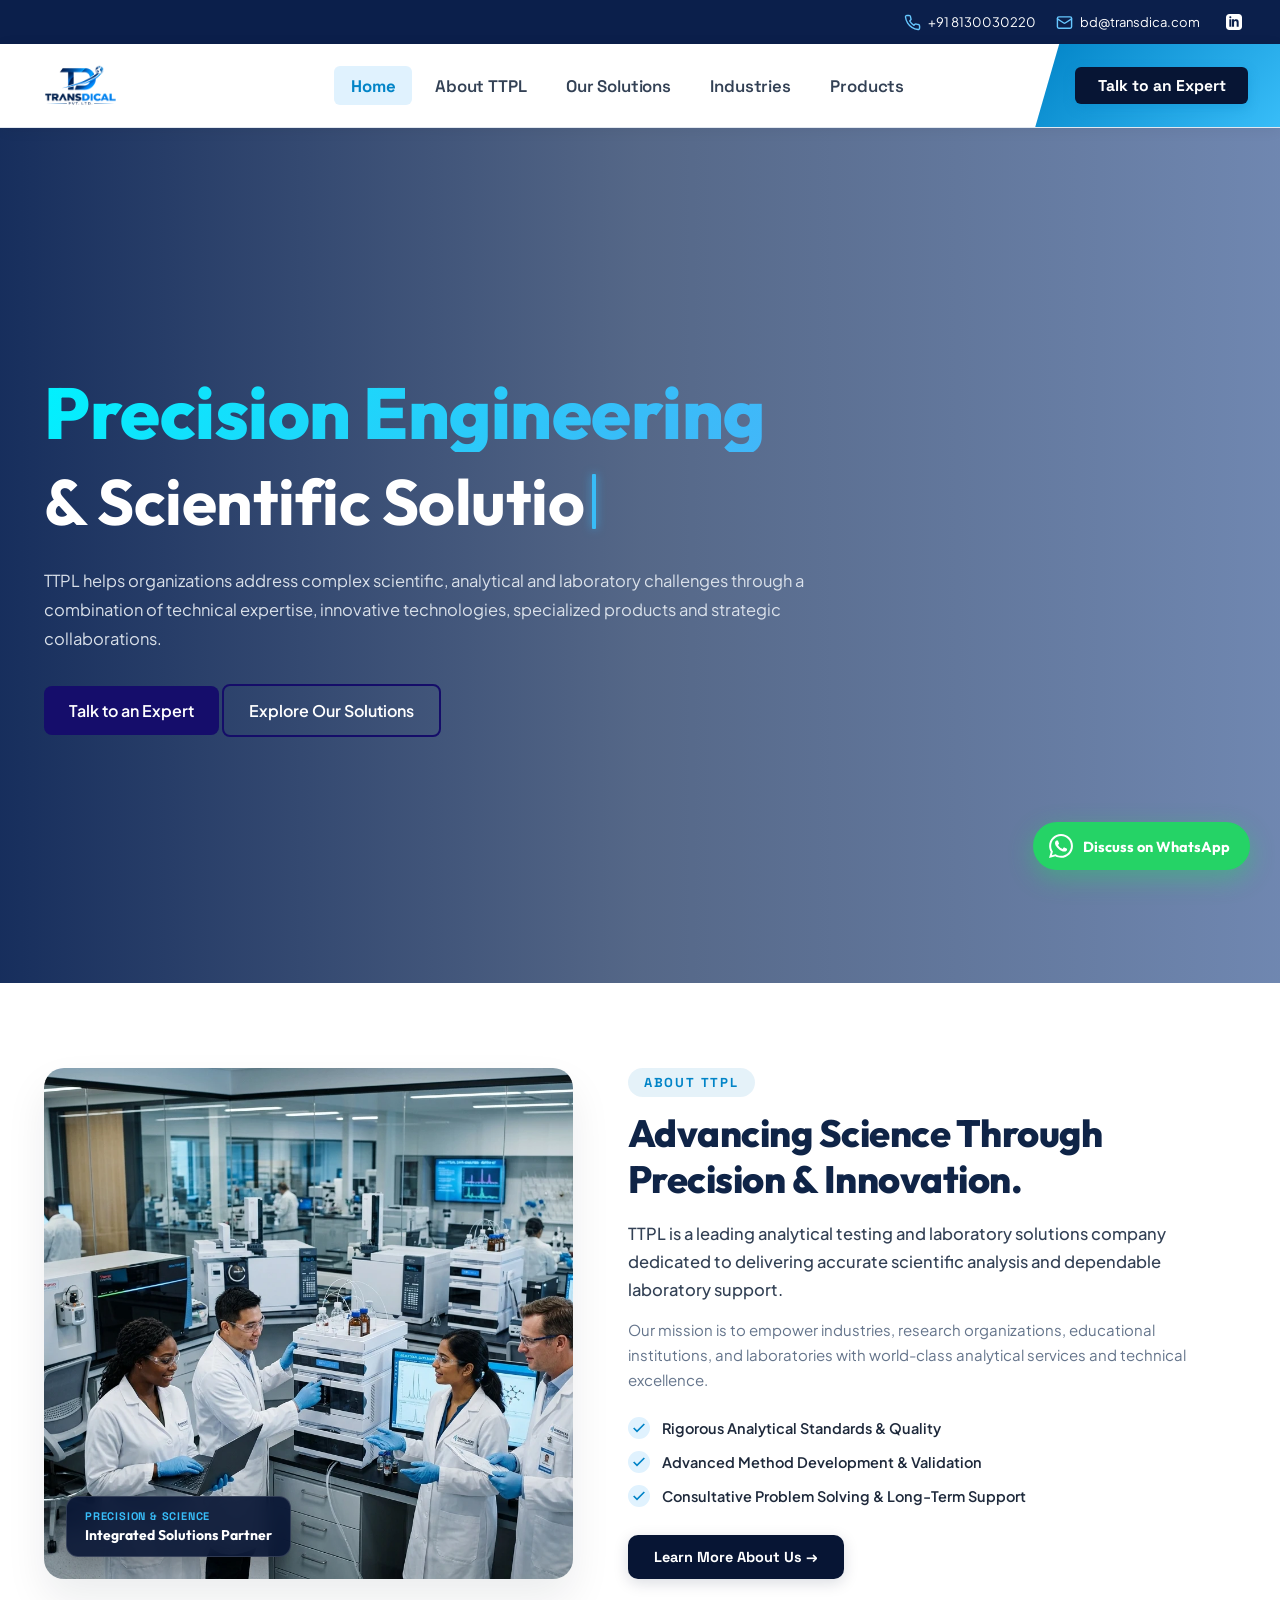
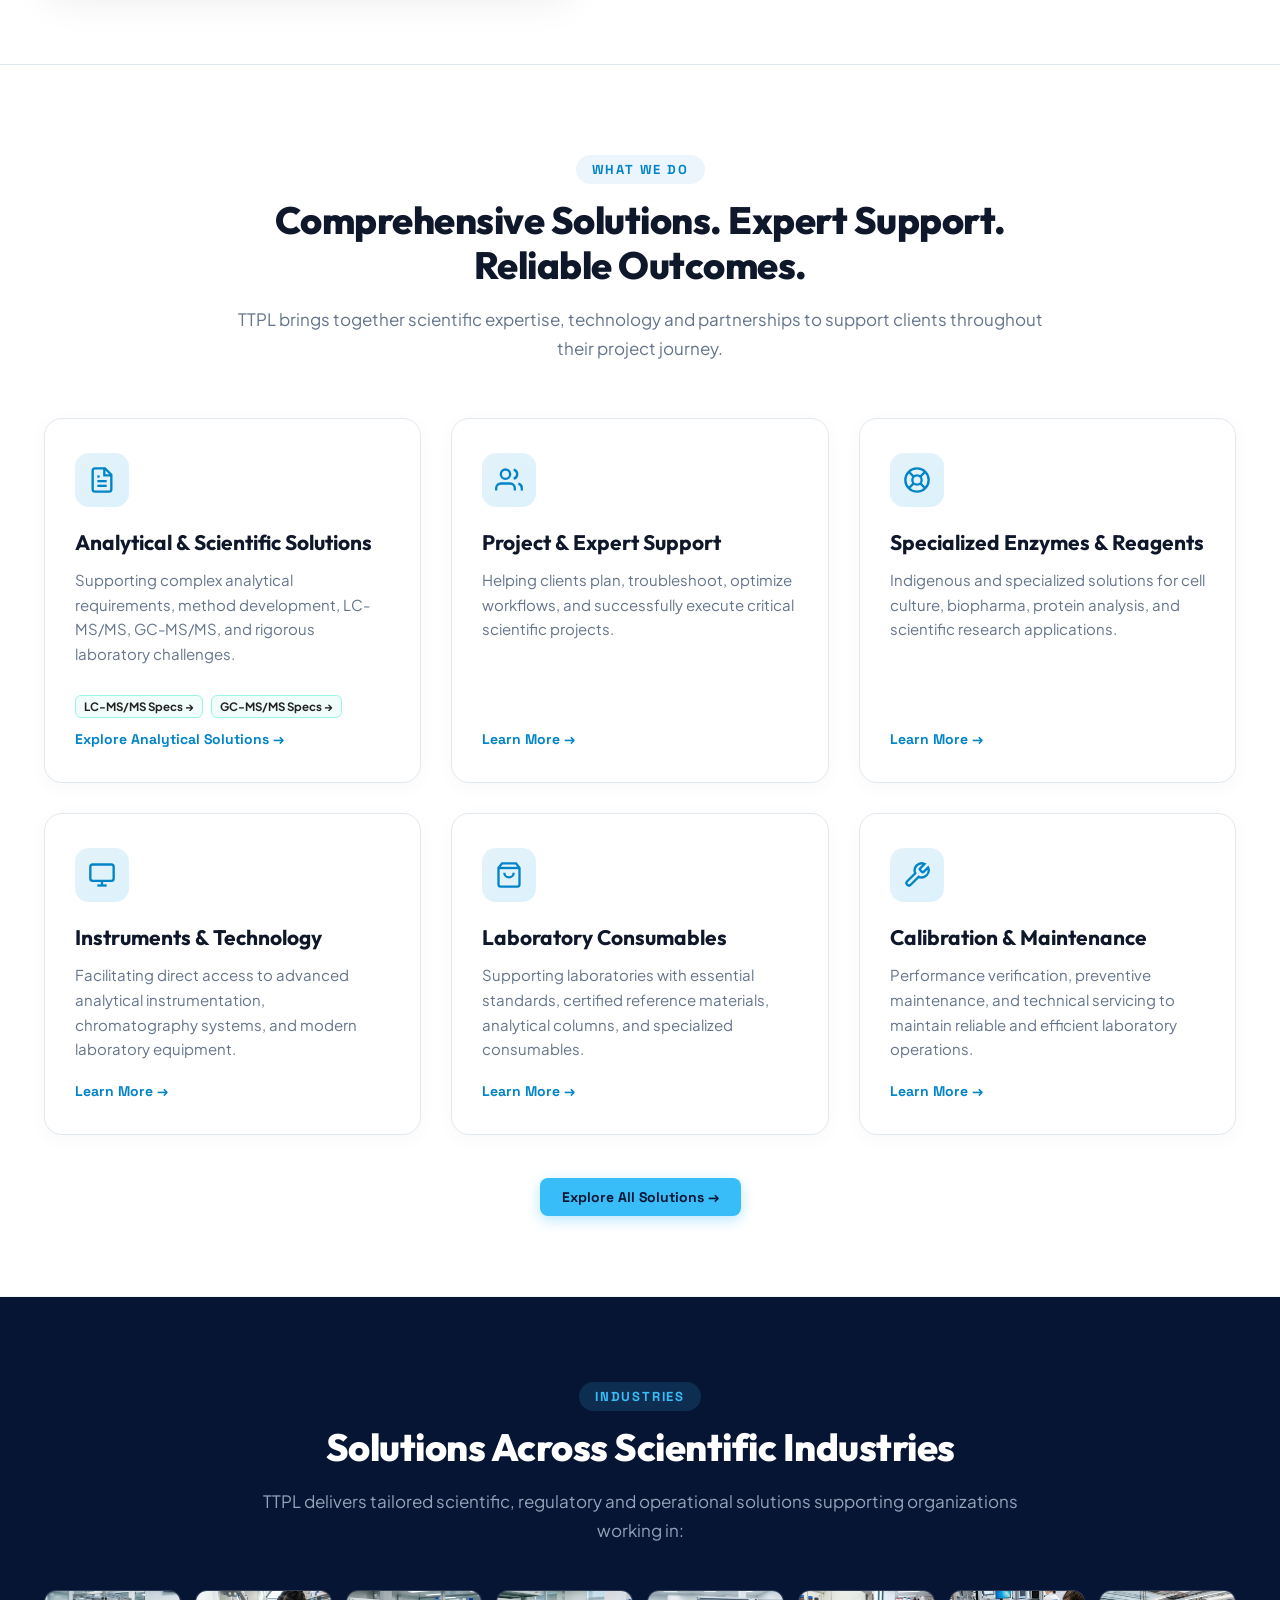
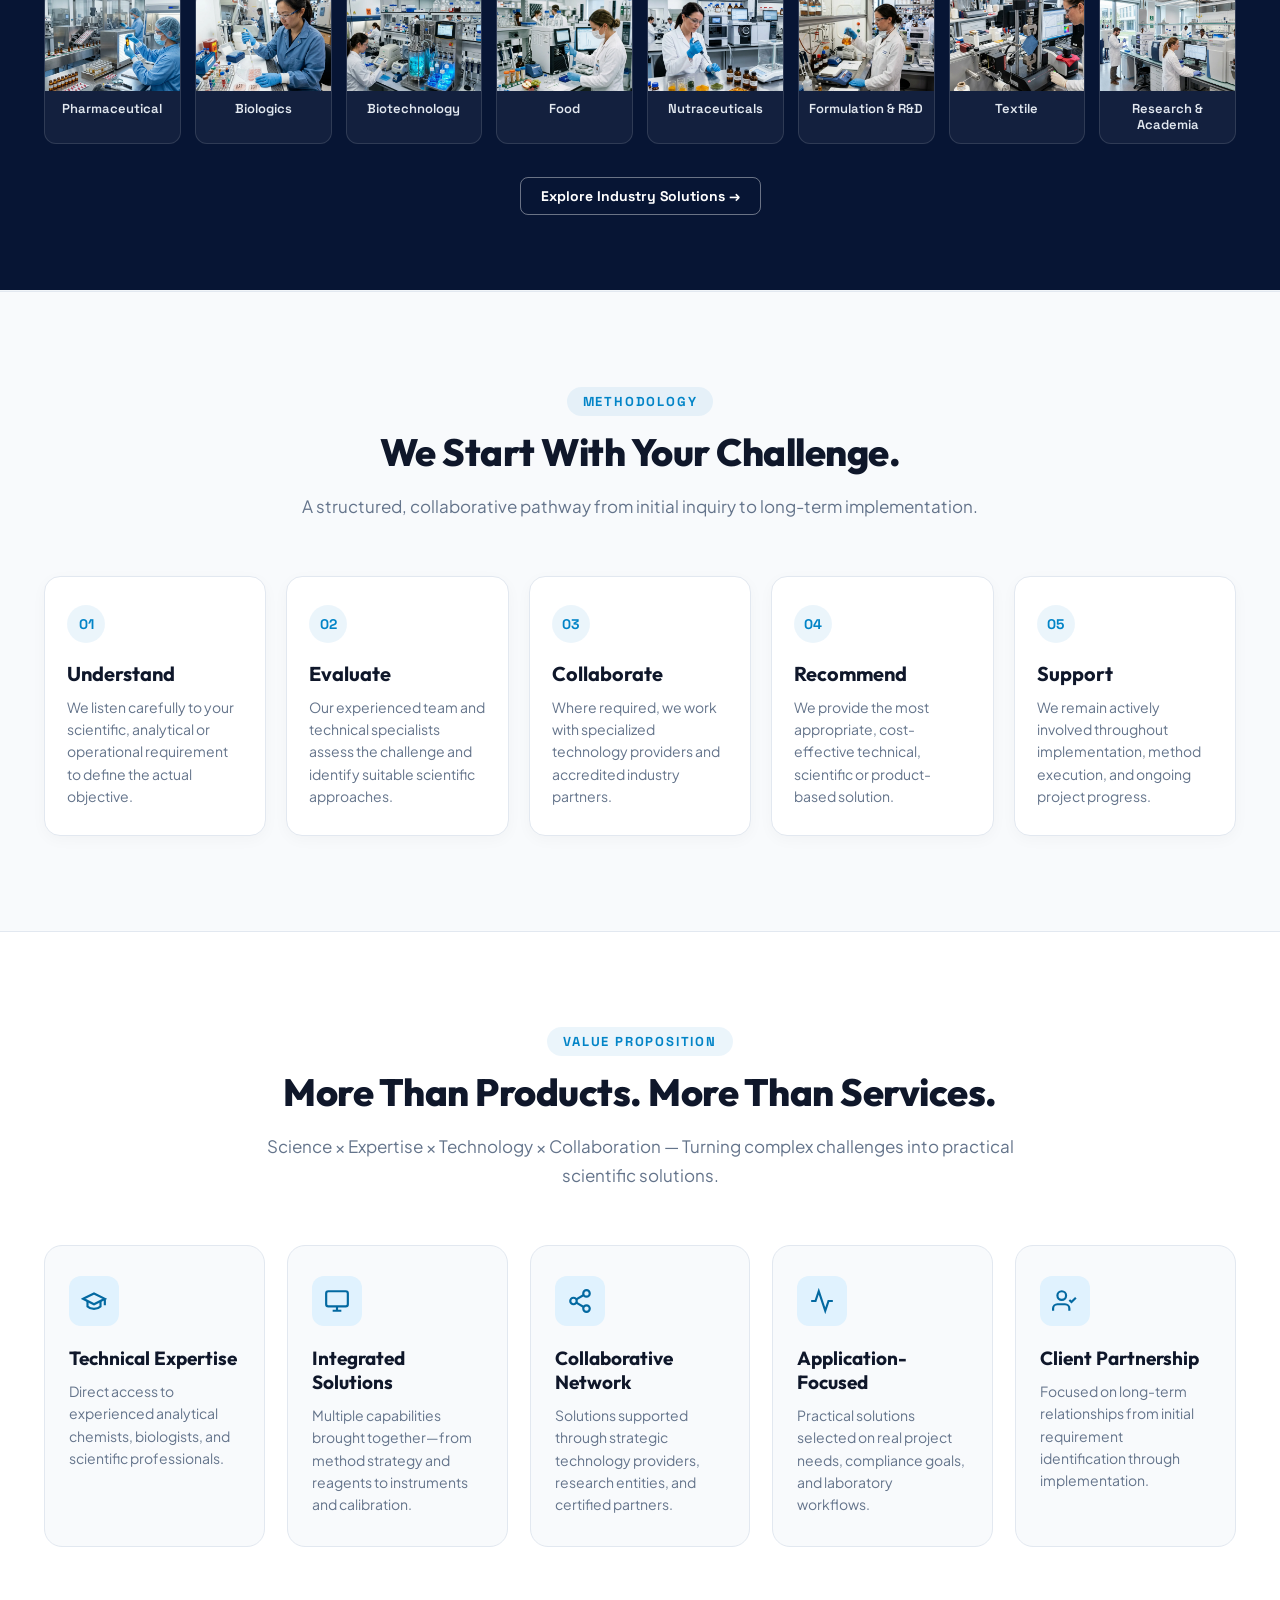
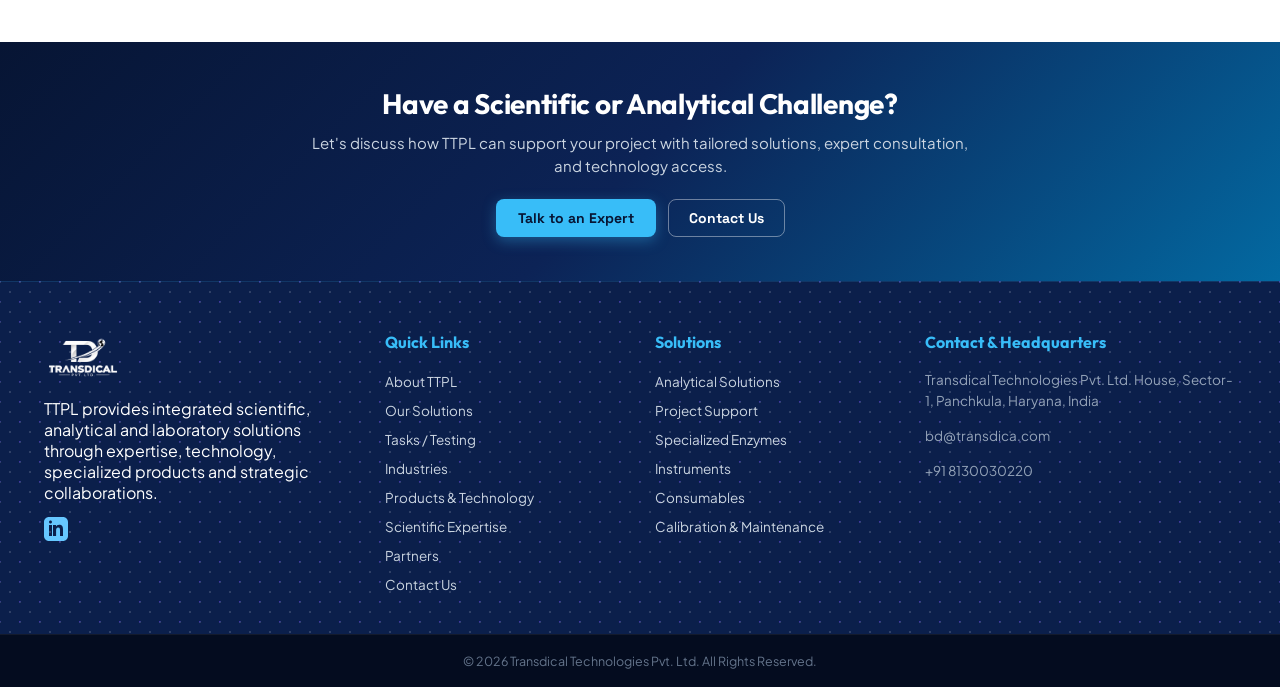
<file: index.html>
<!DOCTYPE html>
<html lang="en">

<head>
  <meta charset="UTF-8">
  <meta name="viewport" content="width=device-width, initial-scale=1.0">
  <title>Scientific &amp; Laboratory Solutions in India | Transdica</title>
  <meta name="description"
    content="Transdica (TTPL) delivers integrated scientific, analytical and laboratory solutions in India. Specialized in LC-MS/MS, GC-MS/MS, method development, instruments, and enzymes.">
  <link rel="canonical" href="https://transdica.com/">

  <!-- Open Graph / Social Meta -->
  <meta property="og:type" content="website">
  <meta property="og:url" content="https://transdica.com/">
  <meta property="og:title" content="Scientific &amp; Laboratory Solutions in India | Transdica">
  <meta property="og:description"
    content="Transdica (TTPL) delivers integrated scientific, analytical and laboratory solutions in India: LC-MS/MS, GC-MS/MS, method validation, instruments, and enzymes.">
  <meta property="og:image" content="https://transdica.com/TT%20logo.png">
  <meta name="twitter:card" content="summary_large_image">
  <meta name="twitter:title" content="Scientific &amp; Laboratory Solutions in India | Transdica">
  <meta name="twitter:description"
    content="Transdica (TTPL) delivers integrated scientific, analytical and laboratory solutions in India: LC-MS/MS, GC-MS/MS, method validation, instruments, and enzymes.">
  <meta name="twitter:image" content="https://transdica.com/TT%20logo.png">

  <!-- JSON-LD Structured Data Schema -->
  <script type="application/ld+json">
  {
    "@context": "https://schema.org",
    "@graph": [
      {
        "@type": "Organization",
        "@id": "https://transdica.com/#organization",
        "name": "Transdical Technologies Pvt. Ltd.",
        "alternateName": ["Transdica", "TTPL", "TTPL"],
        "url": "https://transdica.com/",
        "logo": "https://transdica.com/TT%20logo.png",
        "email": "bd@transdica.com",
        "telephone": "+918130030220",
        "address": {
          "@type": "PostalAddress",
          "streetAddress": "Transdical Technologies Pvt. Ltd. House, Sector-1",
          "addressLocality": "Panchkula",
          "addressRegion": "Haryana",
          "addressCountry": "IN"
        },
        "sameAs": [
          "https://www.linkedin.com"
        ]
      },
      {
        "@type": "LocalBusiness",
        "@id": "https://transdica.com/#localbusiness",
        "name": "Transdical Technologies Pvt. Ltd.",
        "image": "https://transdica.com/TT%20logo.png",
        "telephone": "+918130030220",
        "email": "bd@transdica.com",
        "priceRange": "$$",
        "address": {
          "@type": "PostalAddress",
          "streetAddress": "Transdical Technologies Pvt. Ltd. House, Sector-1",
          "addressLocality": "Panchkula",
          "addressRegion": "Haryana",
          "addressCountry": "IN"
        },
        "areaServed": "IN"
      },
      {
        "@type": "WebSite",
        "@id": "https://transdica.com/#website",
        "url": "https://transdica.com/",
        "name": "Transdica",
        "publisher": {
          "@id": "https://transdica.com/#organization"
        }
      }
    ]
  }
  </script>

  <link rel="stylesheet" href="./style.css">

  <link rel="apple-touch-icon" sizes="180x180" href="./TT favicon/apple-touch-icon.png">
  <link rel="icon" type="image/png" sizes="32x32" href="./TT favicon/favicon-32x32.png">
  <link rel="icon" type="image/png" sizes="16x16" href="./TT favicon/favicon-16x16.png">
  <link rel="manifest" href="./TT favicon/site.webmanifest">
</head>

<body>

  <!-- ================= PAGE LOADER ================= -->
  <div id="page-loader">
    <div class="loader"></div>
  </div>
  <script>
    window.addEventListener('load', () => {
      const loader = document.getElementById('page-loader');
      if (loader) loader.classList.add('fade-out');
    });
  </script>

  <!-- ================= TOP BAR ================= -->
  <section class="top-bar">
    <div class="container top-bar-content">
      <div class="top-bar-right">
        <a href="tel:+918130030220" class="top-bar-item" id="top-phone">
          <svg xmlns="http://www.w3.org/2000/svg" viewBox="0 0 24 24" fill="none" stroke="currentColor" stroke-width="2"
            stroke-linecap="round" stroke-linejoin="round">
            <path
              d="M22 16.92v3a2 2 0 0 1-2.18 2 19.79 19.79 0 0 1-8.63-3.07 19.5 19.5 0 0 1-6-6 19.79 19.79 0 0 1-3.07-8.67A2 2 0 0 1 4.11 2h3a2 2 0 0 1 2 1.72 12.84 12.84 0 0 0 .7 2.81 2 2 0 0 1-.45 2.11L8.09 9.91a16 16 0 0 0 6 6l1.27-1.27a2 2 0 0 1 2.11-.45 12.84 12.84 0 0 0 2.81.7A2 2 0 0 1 22 16.92z" />
          </svg>
          <span>+91 8130030220</span>
        </a>
        <a href="mailto:bd@transdica.com" class="top-bar-item" id="top-email">
          <svg xmlns="http://www.w3.org/2000/svg" viewBox="0 0 24 24" fill="none" stroke="currentColor" stroke-width="2"
            stroke-linecap="round" stroke-linejoin="round">
            <rect width="20" height="16" x="2" y="4" rx="2" />
            <path d="m22 7-8.97 5.7a1.94 1.94 0 0 1-2.06 0L2 7" />
          </svg>
          <span>bd@transdica.com</span>
        </a>
        <div class="social-links">
          <a href="https://www.linkedin.com" target="_blank" rel="noopener noreferrer" aria-label="LinkedIn"
            id="linkedin-link">
            <svg viewBox="0 0 24 24" width="20" height="20" fill="currentColor">
              <path
                d="M19 0H5C2.2 0 0 2.2 0 5v14c0 2.8 2.2 5 5 5h14c2.8 0 5-2.2 5-5V5c0-2.8-2.2-5-5-5zM8 19H5V8h3v11zM6.5 6.5C5.7 6.5 5 5.8 5 5s.7-1.5 1.5-1.5S8 4.2 8 5s-.7 1.5-1.5 1.5zM19 19h-3v-5.5c0-1.3 0-3-1.8-3-1.8 0-2.1 1.4-2.1 2.9V19H9V8h3v1.5c.4-.9 1.5-1.8 3.2-1.8 3.4 0 3.8 2.2 3.8 5.1V19z" />
            </svg>
          </a>
        </div>
      </div>
    </div>
  </section>

    <!-- ================= SPLIT TWO-TONE NAVBAR ================= -->
  <header class="header-09">
    <div class="nav-09">
      <div class="nav-09__left">
        <a href="./index.html" class="nav-09__logo" aria-label="TTPL Home">
          <img src="./TT logo.png" alt="Transdica Logo" class="nav-09__logo-img">
        </a>
      </div>
      <div class="nav-09__center">
        <ul class="nav-09__links">
          <li><a href="./index.html" class="is-active">Home</a></li>
          <li><a href="./about.html">About TTPL</a></li>
          <li><a href="./solutions.html">Our Solutions</a></li>
          <li><a href="./testing.html">Industries</a></li>
          <li><a href="./products.html">Products</a></li>
        </ul>
      </div>
      <div class="nav-09__right">
        <a href="./contact.html" class="nav-09__btn nav-09__btn--dark">Talk to an Expert</a>
      </div>
    </div>

    <!-- Mobile Bar & Menu -->
    <input type="checkbox" id="nav-09-toggle">
    <div class="nav-09__mobile-bar">
      <a href="./index.html" class="nav-09__mobile-logo" aria-label="TTPL Home">
        <img src="./TT logo.png" alt="Transdica Logo" class="nav-09__mobile-logo-img">
      </a>
      <label for="nav-09-toggle" class="nav-09__hamburger" aria-label="Toggle menu">
        <span></span><span></span><span></span>
      </label>
    </div>
    <div class="nav-09__mobile-menu">
      <a href="./index.html" class="is-active">Home</a>
      <a href="./about.html">About TTPL</a>
      <a href="./solutions.html">Our Solutions</a>
      <a href="./testing.html">Industries</a>
      <a href="./products.html">Products</a>
      <a href="./contact.html" class="nav-09__mobile-cta">Talk to an Expert &rarr;</a>
    </div>
  </header>

  <!-- ================================================= -->
  <!--                     HERO                          -->
  <!-- ================================================= -->
  <section class="hero-section">
    <div class="hero-background">
      <img src="./lab images/l1.webp" alt="General laboratory testing image">
      <img src="./lab images/et.webp" alt="Environment testing image">
      <img src="./lab images/ft.webp" alt="Food testing image">
      <img src="./lab images/lt.webp" alt="Leather testing image">
    </div>
    <div class="hero-overlay"></div>
    <div class="hero-container">
      <h1 class="hero-title1">Precision Engineering</h1>
      <h2 class="hero-title2"><span id="typewriter-text">&amp; Scientific Solutions</span><span class="typewriter-cursor" aria-hidden="true"></span></h2>
      <p class="hero-description" style="font-size: 16.5px; opacity: 0.95; margin-bottom: 30px;">
        TTPL helps organizations address complex scientific, analytical and laboratory challenges through a combination of technical expertise, innovative technologies, specialized products and strategic collaborations.
      </p>
      <div class="hero-button">
        <a href="./contact.html" class="hero-button-services">Talk to an Expert</a>
        <a href="./solutions.html" class="hero-button-contact">Explore Our Solutions</a>
      </div>
    </div>
  </section>

  <!-- ================================================= -->
  <!--                 ABOUT TTPL CARD                   -->
  <!-- ================================================= -->
  <!-- ================================================= -->
  <!--                 ABOUT TTPL SHOWCASE               -->
  <!-- ================================================= -->
  <section class="home-about-showcase-section">
    <div class="container">
      <div class="home-about-showcase-grid">

        <!-- Left: Image Showcase -->
        <div class="home-about-showcase-media">
          <img src="./lab images/home-about.webp" alt="Scientific Team Collaborating at Transdical Laboratory" loading="lazy">
          <div class="home-about-media-badge">
            <span class="badge-accent">Precision &amp; Science</span>
            <span class="badge-title">Integrated Solutions Partner</span>
          </div>
        </div>

        <!-- Right: Content -->
        <div class="home-about-showcase-content">
          <span class="home-section-tag" style="background: rgba(2, 132, 199, 0.1); color: #0284c7; margin-bottom: 14px; width: fit-content;">ABOUT TTPL</span>
          <h2>Advancing Science Through Precision &amp; Innovation.</h2>

          <p class="about-lead">
            TTPL is a leading analytical testing and laboratory solutions company dedicated to delivering accurate
            scientific analysis and dependable laboratory support.
          </p>
          <p class="about-secondary">
            Our mission is to empower industries, research organizations, educational institutions, and laboratories
            with world-class analytical services and technical excellence.
          </p>

          <div class="about-showcase-points">
            <div class="about-point-item">
              <svg viewBox="0 0 24 24" fill="none" stroke="currentColor" stroke-width="2.5">
                <polyline points="20 6 9 17 4 12" />
              </svg>
              <span>Rigorous Analytical Standards &amp; Quality</span>
            </div>
            <div class="about-point-item">
              <svg viewBox="0 0 24 24" fill="none" stroke="currentColor" stroke-width="2.5">
                <polyline points="20 6 9 17 4 12" />
              </svg>
              <span>Advanced Method Development &amp; Validation</span>
            </div>
            <div class="about-point-item">
              <svg viewBox="0 0 24 24" fill="none" stroke="currentColor" stroke-width="2.5">
                <polyline points="20 6 9 17 4 12" />
              </svg>
              <span>Consultative Problem Solving &amp; Long-Term Support</span>
            </div>
          </div>

          <div class="about-showcase-action">
            <a href="./about.html" class="btn-about-link">
              Learn More About Us &rarr;
            </a>
          </div>
        </div>

      </div>
    </div>
  </section>

  <!-- ================================================= -->
  <!--            SECTION 1: WHAT WE DO                  -->
  <!-- ================================================= -->
  <section class="what-we-do-section">
    <div class="container">
      <div class="home-section-header">
        <span class="home-section-tag">What We Do</span>
        <h2>Comprehensive Solutions. Expert Support. Reliable Outcomes.</h2>
        <p>TTPL brings together scientific expertise, technology and partnerships to support clients throughout their project journey.</p>
      </div>

      <div class="what-we-do-grid">
        <!-- Block 1 -->
        <div class="what-we-do-card">
          <div class="what-we-do-card-icon">
            <svg viewBox="0 0 24 24" fill="none" stroke="currentColor" stroke-width="2">
              <path d="M14.5 2H6a2 2 0 0 0-2 2v16a2 2 0 0 0 2 2h12a2 2 0 0 0 2-2V7.5L14.5 2z" />
              <polyline points="14 2 14 8 20 8" />
              <line x1="16" y1="13" x2="8" y2="13" />
              <line x1="16" y1="17" x2="8" y2="17" />
              <line x1="10" y1="9" x2="8" y2="9" />
            </svg>
          </div>
          <h3>Analytical &amp; Scientific Solutions</h3>
          <p>Supporting complex analytical requirements, method development, LC-MS/MS, GC-MS/MS, and rigorous laboratory challenges.</p>
          <div style="margin: 8px 0 12px; display: flex; gap: 8px; flex-wrap: wrap;">
            <a href="./solutions.html#modal-lcms" style="font-size: 11.5px; font-weight: 700; color: var(--teal-700); background: #f0fdfa; border: 1px solid #99f6e4; padding: 3px 8px; border-radius: 6px; text-decoration: none;">LC-MS/MS Specs &rarr;</a>
            <a href="./solutions.html#modal-gcms" style="font-size: 11.5px; font-weight: 700; color: var(--teal-700); background: #f0fdfa; border: 1px solid #99f6e4; padding: 3px 8px; border-radius: 6px; text-decoration: none;">GC-MS/MS Specs &rarr;</a>
          </div>
          <a href="./solutions.html#analytical-solutions" class="card-link-arrow">Explore Analytical Solutions &rarr;</a>
        </div>

        <!-- Block 2 -->
        <div class="what-we-do-card">
          <div class="what-we-do-card-icon">
            <svg viewBox="0 0 24 24" fill="none" stroke="currentColor" stroke-width="2">
              <path d="M17 21v-2a4 4 0 0 0-4-4H5a4 4 0 0 0-4 4v2" />
              <circle cx="9" cy="7" r="4" />
              <path d="M23 21v-2a4 4 0 0 0-3-3.87" />
              <path d="M16 3.13a4 4 0 0 1 0 7.75" />
            </svg>
          </div>
          <h3>Project &amp; Expert Support</h3>
          <p>Helping clients plan, troubleshoot, optimize workflows, and successfully execute critical scientific projects.</p>
          <a href="./solutions.html#project-support" class="card-link-arrow">Learn More &rarr;</a>
        </div>

        <!-- Block 3 -->
        <div class="what-we-do-card">
          <div class="what-we-do-card-icon">
            <svg viewBox="0 0 24 24" fill="none" stroke="currentColor" stroke-width="2">
              <circle cx="12" cy="12" r="10" />
              <path d="m4.93 4.93 4.24 4.24" />
              <path d="m14.83 9.17 4.24-4.24" />
              <path d="m14.83 14.83 4.24 4.24" />
              <path d="m9.17 14.83-4.24 4.24" />
              <circle cx="12" cy="12" r="4" />
            </svg>
          </div>
          <h3>Specialized Enzymes &amp; Reagents</h3>
          <p>Indigenous and specialized solutions for cell culture, biopharma, protein analysis, and scientific research applications.</p>
          <a href="./solutions.html#enzymes-reagents" class="card-link-arrow">Learn More &rarr;</a>
        </div>

        <!-- Block 4 -->
        <div class="what-we-do-card">
          <div class="what-we-do-card-icon">
            <svg viewBox="0 0 24 24" fill="none" stroke="currentColor" stroke-width="2">
              <rect x="2" y="3" width="20" height="14" rx="2" ry="2" />
              <line x1="8" y1="21" x2="16" y2="21" />
              <line x1="12" y1="17" x2="12" y2="21" />
            </svg>
          </div>
          <h3>Instruments &amp; Technology</h3>
          <p>Facilitating direct access to advanced analytical instrumentation, chromatography systems, and modern laboratory equipment.</p>
          <a href="./solutions.html#instruments-technology" class="card-link-arrow">Learn More &rarr;</a>
        </div>

        <!-- Block 5 -->
        <div class="what-we-do-card">
          <div class="what-we-do-card-icon">
            <svg viewBox="0 0 24 24" fill="none" stroke="currentColor" stroke-width="2">
              <path d="M6 2 3 6v14a2 2 0 0 0 2 2h14a2 2 0 0 0 2-2V6l-3-4Z" />
              <path d="M3 6h18" />
              <path d="M16 10a4 4 0 0 1-8 0" />
            </svg>
          </div>
          <h3>Laboratory Consumables</h3>
          <p>Supporting laboratories with essential standards, certified reference materials, analytical columns, and specialized consumables.</p>
          <a href="./solutions.html#laboratory-consumables" class="card-link-arrow">Learn More &rarr;</a>
        </div>

        <!-- Block 6 -->
        <div class="what-we-do-card">
          <div class="what-we-do-card-icon">
            <svg viewBox="0 0 24 24" fill="none" stroke="currentColor" stroke-width="2">
              <path d="M14.7 6.3a1 1 0 0 0 0 1.4l1.6 1.6a1 1 0 0 0 1.4 0l3.77-3.77a6 6 0 0 1-7.94 7.94l-6.91 6.91a2.12 2.12 0 0 1-3-3l6.91-6.91a6 6 0 0 1 7.94-7.94l-3.76 3.76z" />
            </svg>
          </div>
          <h3>Calibration &amp; Maintenance</h3>
          <p>Performance verification, preventive maintenance, and technical servicing to maintain reliable and efficient laboratory operations.</p>
          <a href="./solutions.html#calibration-maintenance" class="card-link-arrow">Learn More &rarr;</a>
        </div>
      </div>

      <div class="what-we-do-cta-wrap">
        <a href="./solutions.html" class="btn-cta-cyan">Explore All Solutions &rarr;</a>
      </div>
    </div>
  </section>

  <!-- ================================================= -->
  <!--            SECTION 2: INDUSTRIES WE SERVE         -->
  <!-- ================================================= -->
  <section class="home-industries-bar" style="padding: 85px 0; background: #071534;">
    <div class="container">
      <div class="home-section-header" style="margin-bottom: 45px;">
        <span class="home-section-tag" style="background: rgba(56, 189, 248, 0.15); color: #38bdf8;">Industries</span>
        <h2 style="color: #ffffff;">Solutions Across Scientific Industries</h2>
        <p style="color: #94a3b8;">TTPL delivers tailored scientific, regulatory and operational solutions supporting organizations working in:</p>
      </div>

      <div class="home-industries-strip-grid">
        <!-- 1. Pharma -->
        <a href="./industries.html" class="industry-strip-item">
          <div class="industry-strip-img-wrap">
            <img src="./lab images/ind-pharma.webp" alt="Pharmaceutical Industry" loading="lazy">
          </div>
          <span class="industry-strip-label">Pharmaceutical</span>
        </a>

        <!-- 2. Biologics -->
        <a href="./industries.html" class="industry-strip-item">
          <div class="industry-strip-img-wrap">
            <img src="./lab images/ind-biologics.webp" alt="Biologics" loading="lazy">
          </div>
          <span class="industry-strip-label">Biologics</span>
        </a>

        <!-- 3. Biotechnology -->
        <a href="./industries.html" class="industry-strip-item">
          <div class="industry-strip-img-wrap">
            <img src="./lab images/ind-biotech.webp" alt="Biotechnology" loading="lazy">
          </div>
          <span class="industry-strip-label">Biotechnology</span>
        </a>

        <!-- 4. Food -->
        <a href="./industries.html" class="industry-strip-item">
          <div class="industry-strip-img-wrap">
            <img src="./lab images/ind-food.webp" alt="Food Industry" loading="lazy">
          </div>
          <span class="industry-strip-label">Food</span>
        </a>

        <!-- 5. Nutraceuticals -->
        <a href="./industries.html" class="industry-strip-item">
          <div class="industry-strip-img-wrap">
            <img src="./lab images/ind-nutra.webp" alt="Nutraceuticals" loading="lazy">
          </div>
          <span class="industry-strip-label">Nutraceuticals</span>
        </a>

        <!-- 6. Formulation & R&D -->
        <a href="./industries.html" class="industry-strip-item">
          <div class="industry-strip-img-wrap">
            <img src="./lab images/ind-formulation.webp" alt="Formulation & R&D" loading="lazy">
          </div>
          <span class="industry-strip-label">Formulation &amp; R&amp;D</span>
        </a>

        <!-- 7. Textile -->
        <a href="./industries.html" class="industry-strip-item">
          <div class="industry-strip-img-wrap">
            <img src="./lab images/ind-textile.webp" alt="Textile Industry" loading="lazy">
          </div>
          <span class="industry-strip-label">Textile</span>
        </a>

        <!-- 8. Research & Academia -->
        <a href="./industries.html" class="industry-strip-item">
          <div class="industry-strip-img-wrap">
            <img src="./lab images/ind-academia.webp" alt="Research & Academia" loading="lazy">
          </div>
          <span class="industry-strip-label">Research &amp; Academia</span>
        </a>
      </div>

      <div style="text-align: center; margin-top: 40px;">
        <a href="./industries.html" class="btn-cta-outline-white">Explore Industry Solutions &rarr;</a>
      </div>
    </div>
  </section>

  <!-- ================================================= -->
  <!--            SECTION 3: OUR APPROACH (5 STEPS)      -->
  <!-- ================================================= -->
  <section class="home-approach-section">
    <div class="container">
      <div class="home-section-header">
        <span class="home-section-tag">Methodology</span>
        <h2>We Start With Your Challenge.</h2>
        <p>A structured, collaborative pathway from initial inquiry to long-term implementation.</p>
      </div>

      <div class="approach-steps-grid">
        <!-- Step 1 -->
        <div class="approach-step-card">
          <div class="step-num-badge">01</div>
          <h3>Understand</h3>
          <p>We listen carefully to your scientific, analytical or operational requirement to define the actual objective.</p>
        </div>

        <!-- Step 2 -->
        <div class="approach-step-card">
          <div class="step-num-badge">02</div>
          <h3>Evaluate</h3>
          <p>Our experienced team and technical specialists assess the challenge and identify suitable scientific approaches.</p>
        </div>

        <!-- Step 3 -->
        <div class="approach-step-card">
          <div class="step-num-badge">03</div>
          <h3>Collaborate</h3>
          <p>Where required, we work with specialized technology providers and accredited industry partners.</p>
        </div>

        <!-- Step 4 -->
        <div class="approach-step-card">
          <div class="step-num-badge">04</div>
          <h3>Recommend</h3>
          <p>We provide the most appropriate, cost-effective technical, scientific or product-based solution.</p>
        </div>

        <!-- Step 5 -->
        <div class="approach-step-card">
          <div class="step-num-badge">05</div>
          <h3>Support</h3>
          <p>We remain actively involved throughout implementation, method execution, and ongoing project progress.</p>
        </div>
      </div>
    </div>
  </section>

  <!-- ================================================= -->
  <!--            SECTION 4: WHY TTPL                    -->
  <!-- ================================================= -->
  <section class="home-why-tdpl-section">
    <div class="container">
      <div class="home-section-header">
        <span class="home-section-tag">Value Proposition</span>
        <h2>More Than Products. More Than Services.</h2>
        <p>Science &times; Expertise &times; Technology &times; Collaboration — Turning complex challenges into practical scientific solutions.</p>
      </div>

      <div class="why-pillars-grid">
        <!-- Pillar 1 -->
        <div class="why-pillar-card">
          <div class="why-pillar-icon">
            <svg viewBox="0 0 24 24" fill="none" stroke="currentColor" stroke-width="2">
              <path d="M22 10v6M2 10l10-5 10 5-10 5z" />
              <path d="M6 12v5c3 3 9 3 12 0v-5" />
            </svg>
          </div>
          <h3>Technical Expertise</h3>
          <p>Direct access to experienced analytical chemists, biologists, and scientific professionals.</p>
        </div>

        <!-- Pillar 2 -->
        <div class="why-pillar-card">
          <div class="why-pillar-icon">
            <svg viewBox="0 0 24 24" fill="none" stroke="currentColor" stroke-width="2">
              <rect x="2" y="3" width="20" height="14" rx="2" />
              <path d="M8 21h8M12 17v4" />
            </svg>
          </div>
          <h3>Integrated Solutions</h3>
          <p>Multiple capabilities brought together—from method strategy and reagents to instruments and calibration.</p>
        </div>

        <!-- Pillar 3 -->
        <div class="why-pillar-card">
          <div class="why-pillar-icon">
            <svg viewBox="0 0 24 24" fill="none" stroke="currentColor" stroke-width="2">
              <circle cx="18" cy="5" r="3" />
              <circle cx="6" cy="12" r="3" />
              <circle cx="18" cy="19" r="3" />
              <line x1="8.59" y1="13.51" x2="15.42" y2="17.49" />
              <line x1="15.41" y1="6.51" x2="8.59" y2="10.49" />
            </svg>
          </div>
          <h3>Collaborative Network</h3>
          <p>Solutions supported through strategic technology providers, research entities, and certified partners.</p>
        </div>

        <!-- Pillar 4 -->
        <div class="why-pillar-card">
          <div class="why-pillar-icon">
            <svg viewBox="0 0 24 24" fill="none" stroke="currentColor" stroke-width="2">
              <polyline points="22 12 18 12 15 21 9 3 6 12 2 12" />
            </svg>
          </div>
          <h3>Application-Focused</h3>
          <p>Practical solutions selected on real project needs, compliance goals, and laboratory workflows.</p>
        </div>

        <!-- Pillar 5 -->
        <div class="why-pillar-card">
          <div class="why-pillar-icon">
            <svg viewBox="0 0 24 24" fill="none" stroke="currentColor" stroke-width="2">
              <path d="M16 21v-2a4 4 0 0 0-4-4H5a4 4 0 0 0-4 4v2" />
              <circle cx="9" cy="7" r="4" />
              <polyline points="16 11 18 13 22 9" />
            </svg>
          </div>
          <h3>Client Partnership</h3>
          <p>Focused on long-term relationships from initial requirement identification through implementation.</p>
        </div>
      </div>
    </div>
  </section>

  <!-- ================================================= -->
  <!--            SECTION 5: FINAL CONSULTATIVE CTA      -->
  <!-- ================================================= -->
  <section class="home-final-cta-section">
    <div class="home-final-cta-content">
      <h2>Have a Scientific or Analytical Challenge?</h2>
      <p>Let's discuss how TTPL can support your project with tailored solutions, expert consultation, and technology access.</p>
      <div class="home-final-cta-buttons">
        <a href="./contact.html" class="btn-cta-cyan">Talk to an Expert</a>
        <a href="./contact.html" class="btn-cta-outline-white">Contact Us</a>
      </div>
    </div>
  </section>

  <!-- ================================================= -->
  <!--                     FOOTER                        -->
  <!-- ================================================= -->
  <footer>
    <div class="footer-container">
      <!-- column 1 brand info -->
      <div class="footer-col footer-brand-col">
        <img class="footer-logo" src="./TT logo white.png" alt="Transdical Logo">
        <p class="footer-desc">
          TTPL provides integrated scientific, analytical and laboratory solutions through expertise, technology, specialized products and strategic collaborations.
        </p>
        <div class="footer-social-links">
          <a href="https://www.linkedin.com" target="_blank" rel="noopener noreferrer" aria-label="LinkedIn">
            <svg viewBox="0 0 24 24" width="20" height="20" fill="currentColor">
              <path
                d="M19 0H5C2.2 0 0 2.2 0 5v14c0 2.8 2.2 5 5 5h14c2.8 0 5-2.2 5-5V5c0-2.8-2.2-5-5-5zM8 19H5V8h3v11zM6.5 6.5C5.7 6.5 5 5.8 5 5s.7-1.5 1.5-1.5S8 4.2 8 5s-.7 1.5-1.5 1.5zM19 19h-3v-5.5c0-1.3 0-3-1.8-3-1.8 0-2.1 1.4-2.1 2.9V19H9V8h3v1.5c.4-.9 1.5-1.8 3.2-1.8 3.4 0 3.8 2.2 3.8 5.1V19z" />
            </svg>
          </a>
        </div>
      </div>

      <!-- column 2 quick links -->
      <div class="footer-col">
        <h3 class="footer-heading">Quick Links</h3>
        <ul class="footer-links">
          <li><a href="./about.html">About TTPL</a></li>
          <li><a href="./solutions.html">Our Solutions</a></li>
          <li><a href="./testing.html">Tasks / Testing</a></li>
          <li><a href="./industries.html">Industries</a></li>
          <li><a href="./products.html">Products &amp; Technology</a></li>
          <li><a href="./solutions.html#expertise">Scientific Expertise</a></li>
          <li><a href="./partners.html">Partners</a></li>
          <li><a href="./contact.html">Contact Us</a></li>
        </ul>
      </div>

      <!-- column 3 solutions -->
      <div class="footer-col">
        <h3 class="footer-heading">Solutions</h3>
        <ul class="footer-links">
          <li><a href="./solutions.html#analytical-solutions">Analytical Solutions</a></li>
          <li><a href="./solutions.html#project-support">Project Support</a></li>
          <li><a href="./solutions.html#enzymes-reagents">Specialized Enzymes</a></li>
          <li><a href="./solutions.html#instruments-technology">Instruments</a></li>
          <li><a href="./solutions.html#laboratory-consumables">Consumables</a></li>
          <li><a href="./solutions.html#calibration-maintenance">Calibration &amp; Maintenance</a></li>
        </ul>
      </div>

      <!-- column 4 contact & headquarters -->
      <div class="footer-col">
        <h3 class="footer-contact-heading">Contact &amp; Headquarters</h3>
        <p class="footer-text">Transdical Technologies Pvt. Ltd. House, Sector-1, Panchkula, Haryana, India</p>
        <p class="footer-text"><a href="mailto:bd@transdica.com"
            style="color: inherit; text-decoration: none;">bd@transdica.com</a></p>
        <p class="footer-text"><a href="tel:+918130030220" style="color: inherit; text-decoration: none;">+91
            8130030220</a></p>
      </div>
    </div>

    <!-- copyright -->
    <div class="footer-bottom">
      <p>&copy; 2026 Transdical Technologies Pvt. Ltd. All Rights Reserved.</p>
    </div>
  </footer>

  <!-- ================= FLOATING WHATSAPP BUTTON ================= -->
  <a href="https://wa.me/918130030220?text=Hello%20TTPL%20Team%2C%20I%20would%20like%20to%20discuss%20a%20scientific%20project%20requirement."
    class="whatsapp-float-btn" target="_blank" rel="noopener noreferrer" aria-label="Discuss on WhatsApp"
    id="floating-whatsapp-btn">
    <svg viewBox="0 0 24 24">
      <path
        d="M.057 24l1.687-6.163c-1.041-1.804-1.588-3.849-1.587-5.946.003-6.556 5.338-11.891 11.893-11.891 3.181.001 6.167 1.24 8.413 3.488 2.245 2.248 3.481 5.236 3.48 8.414-.003 6.557-5.338 11.892-11.893 11.892-1.99-.001-3.951-.5-5.688-1.448l-6.305 1.654zm6.597-3.807c1.676.995 3.276 1.591 5.392 1.592 5.448 0 9.886-4.434 9.889-9.885.002-5.462-4.415-9.89-9.881-9.892-5.452 0-9.887 4.434-9.889 9.884-.001 2.225.651 3.891 1.746 5.634l-.999 3.648 3.742-.981zm11.387-5.464c-.074-.124-.272-.198-.57-.347-.297-.149-1.758-.868-2.031-.967-.272-.099-.47-.149-.669.149-.198.297-.768.967-.941 1.165-.173.198-.347.223-.644.074-.297-.149-1.255-.462-2.39-1.475-.883-.788-1.48-1.761-1.653-2.059-.173-.297-.018-.458.13-.606.134-.133.297-.347.446-.521.151-.172.2-.296.3-.495.099-.198.05-.372-.025-.521-.075-.148-.669-1.611-.916-2.206-.242-.579-.487-.501-.669-.51l-.57-.01c-.198 0-.52.074-.792.372s-1.04 1.016-1.04 2.479 1.065 2.876 1.213 3.074c.149.198 2.095 3.2 5.076 4.487.709.306 1.263.489 1.694.626.712.226 1.36.194 1.872.118.571-.085 1.758-.719 2.006-1.413.248-.695.248-1.29.173-1.414z" />
    </svg>
    <span>Discuss on WhatsApp</span>
  </a>

  <!-- Mobile Menu Logic -->
  <script>
    (function () {
      function initMobileMenu() {
        var menuToggle = document.querySelector('.menu-toggle');
        var navUl = document.querySelector('header nav ul');
        if (!menuToggle || !navUl) return;

        menuToggle.addEventListener('click', function (e) {
          e.stopPropagation();
          menuToggle.classList.toggle('active');
          navUl.classList.toggle('active');
        });

        document.addEventListener('click', function (e) {
          if (!navUl.contains(e.target) && !menuToggle.contains(e.target)) {
            menuToggle.classList.remove('active');
            navUl.classList.remove('active');
          }
        });

        navUl.querySelectorAll('a').forEach(function (link) {
          link.addEventListener('click', function () {
            menuToggle.classList.remove('active');
            navUl.classList.remove('active');
          });
        });
      }
      if (document.readyState === 'loading') {
        document.addEventListener('DOMContentLoaded', initMobileMenu);
      } else {
        initMobileMenu();
      }
    })();
  </script>

  <!-- Hero Typewriter Script: Cursor Stays Flush With Text -->
  <script>
    (function () {
      const text = "& Scientific Solutions";
      const target = document.getElementById('typewriter-text');
      if (!target) return;

      let idx = text.length;
      let isDeleting = true;

      setTimeout(function loop() {
        if (isDeleting) {
          idx--;
          target.textContent = text.substring(0, idx);
          if (idx === 0) {
            isDeleting = false;
            setTimeout(loop, 600);
            return;
          }
          setTimeout(loop, 45);
        } else {
          idx++;
          target.textContent = text.substring(0, idx);
          if (idx === text.length) {
            isDeleting = true;
            setTimeout(loop, 3000);
            return;
          }
          setTimeout(loop, 85);
        }
      }, 2500);
    })();
  </script>
</body>

</html>
</file>
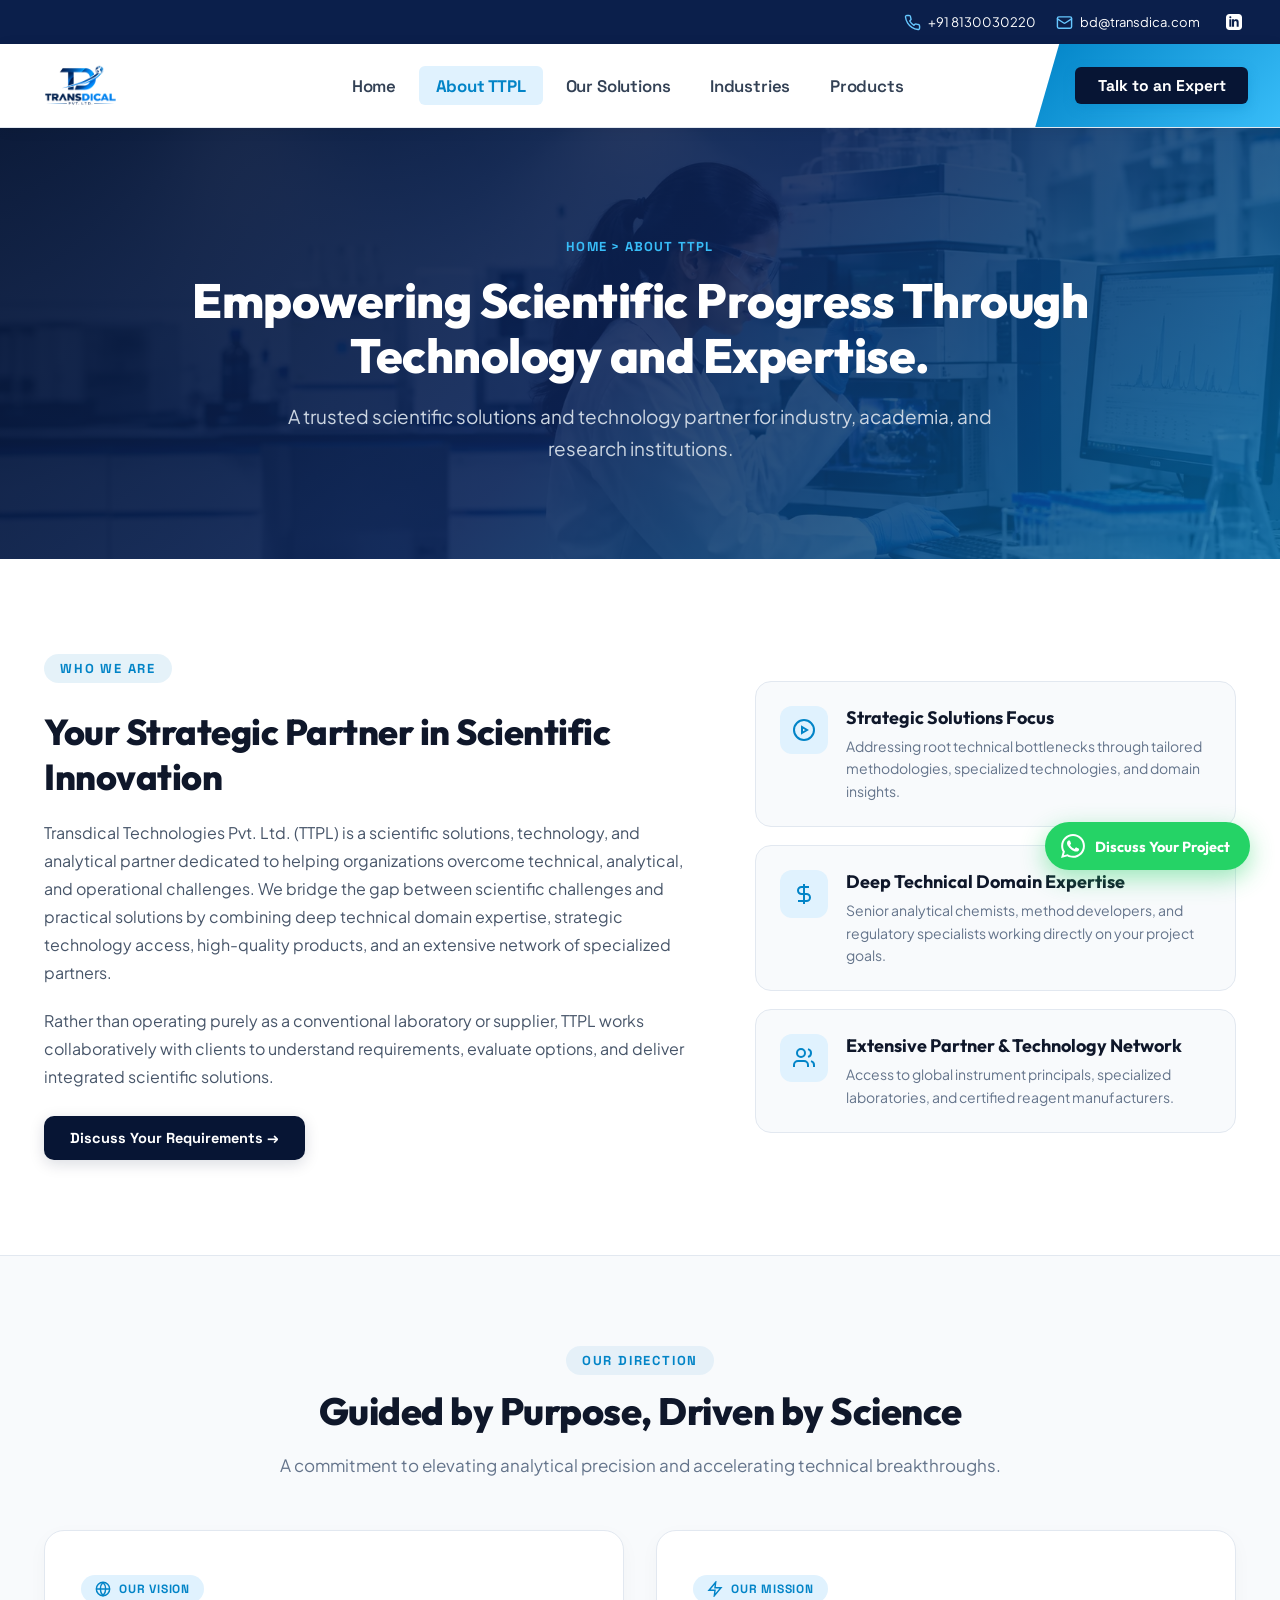
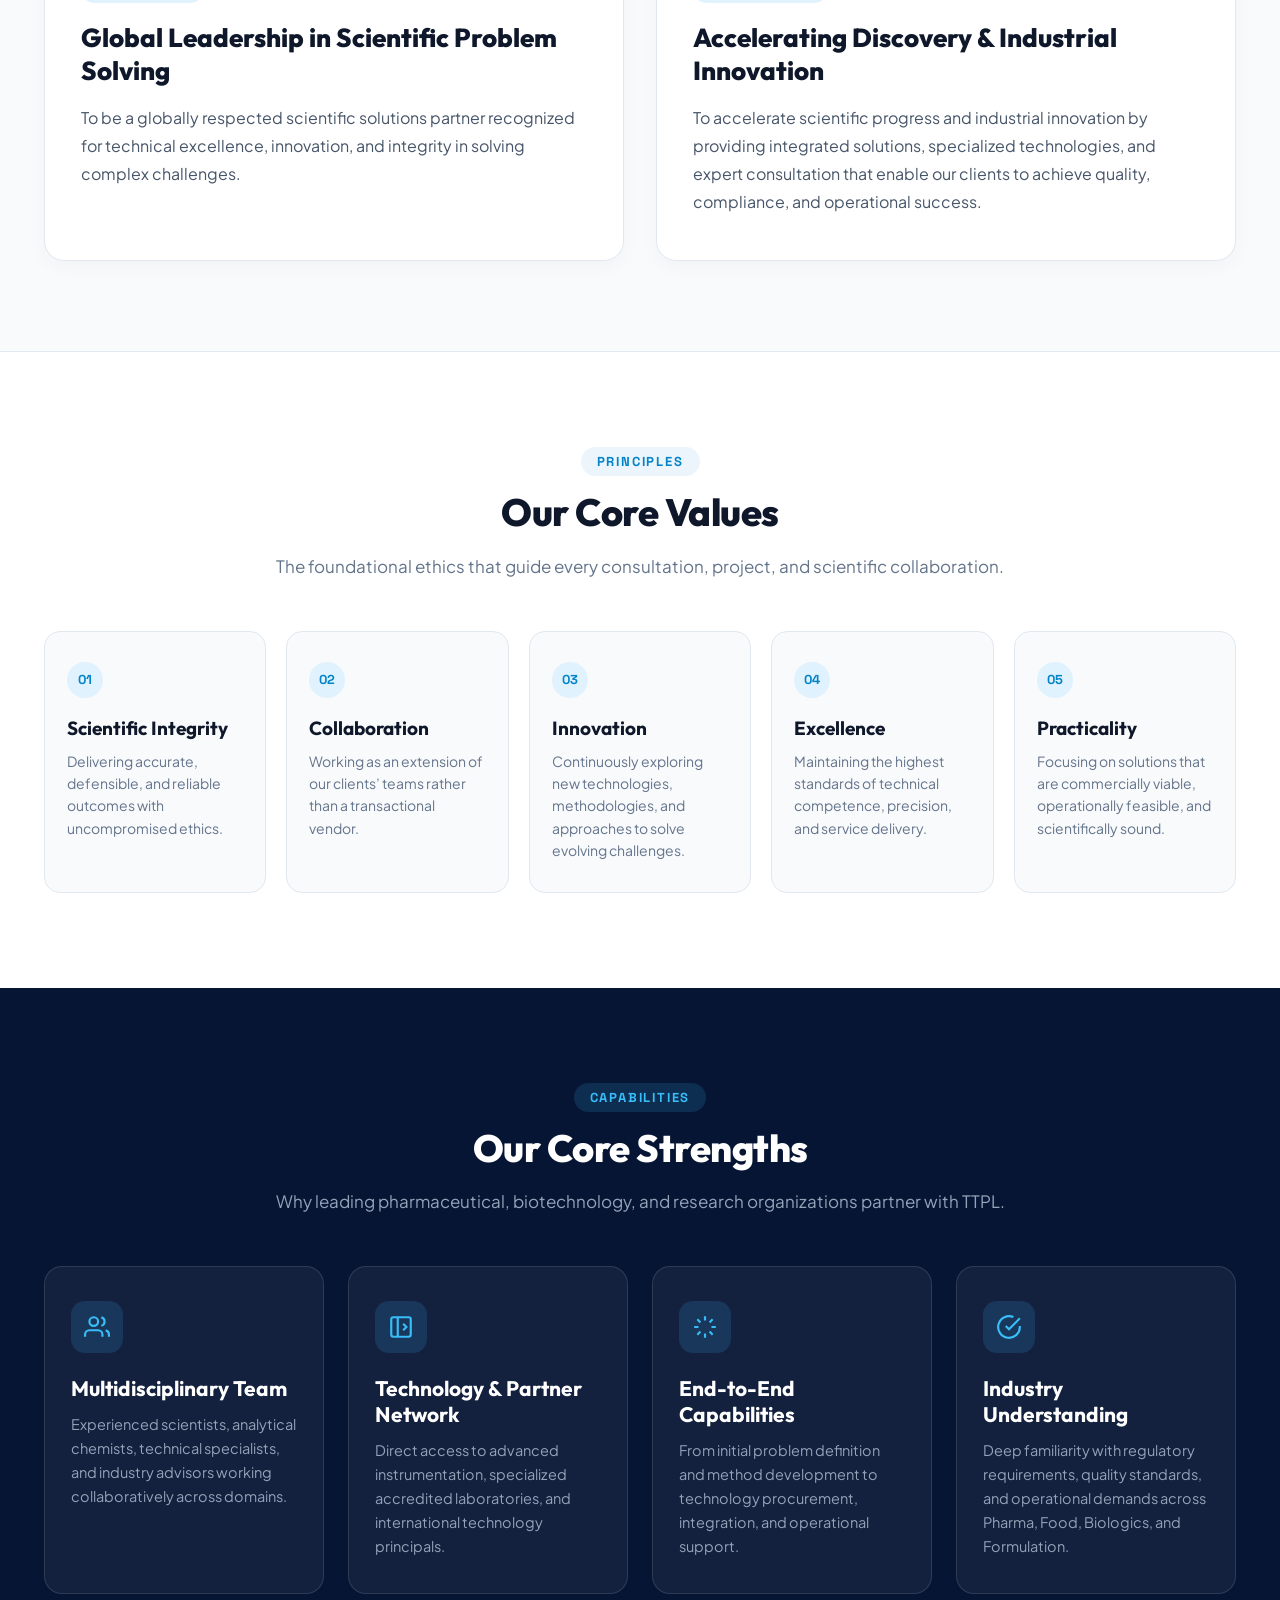
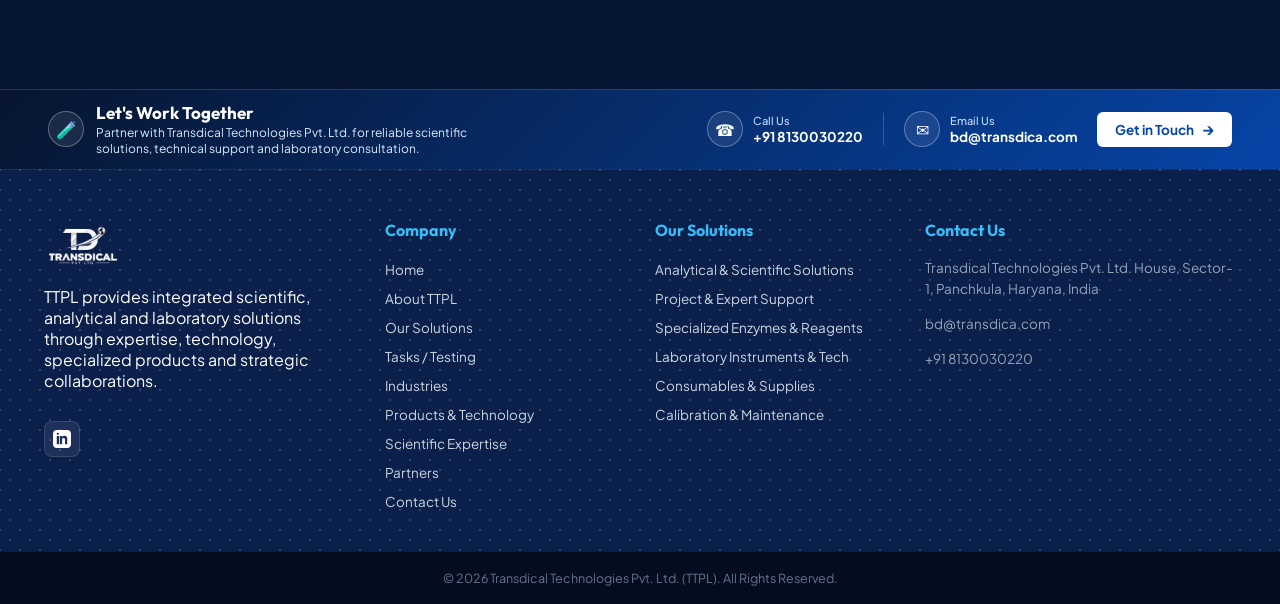
<file: about.html>
<!DOCTYPE html>
<html lang="en">

<head>
  <meta charset="UTF-8">
  <meta name="viewport" content="width=device-width, initial-scale=1.0">
  <title>About Transdica | Scientific &amp; Laboratory Technology Partner India</title>
  <meta name="description"
    content="Learn about Transdical Technologies Pvt. Ltd. (TTPL), our mission, technical leadership, and commitment to scientific rigor, innovation, and lab partnerships across India.">
  <link rel="canonical" href="https://transdica.com/about.html">

  <!-- Open Graph / Social Meta -->
  <meta property="og:type" content="website">
  <meta property="og:url" content="https://transdica.com/about.html">
  <meta property="og:title" content="About Transdica | Scientific &amp; Laboratory Technology Partner India">
  <meta property="og:description"
    content="Discover TTPL's mission, leadership, scientific rigor, and integrated solutions for pharma, biotech, and research laboratories.">
  <meta property="og:image" content="https://transdica.com/TT%20logo.png">
  <meta name="twitter:card" content="summary_large_image">
  <meta name="twitter:title" content="About Transdica | Scientific &amp; Laboratory Technology Partner India">
  <meta name="twitter:description"
    content="Discover TTPL's mission, leadership, scientific rigor, and integrated solutions for pharma, biotech, and research laboratories.">
  <meta name="twitter:image" content="https://transdica.com/TT%20logo.png">

  <!-- JSON-LD Structured Data Schema -->
  <script type="application/ld+json">
  {
    "@context": "https://schema.org",
    "@graph": [
      {
        "@type": "BreadcrumbList",
        "itemListElement": [
          {
            "@type": "ListItem",
            "position": 1,
            "name": "Home",
            "item": "https://transdica.com/"
          },
          {
            "@type": "ListItem",
            "position": 2,
            "name": "About TTPL",
            "item": "https://transdica.com/about.html"
          }
        ]
      },
      {
        "@type": "AboutPage",
        "@id": "https://transdica.com/about.html#aboutpage",
        "url": "https://transdica.com/about.html",
        "name": "About Transdical Technologies Pvt. Ltd.",
        "description": "Information on Transdical Technologies Pvt. Ltd., corporate mission, core values, scientific strength pillars, and laboratory solutions in India.",
        "publisher": {
          "@type": "Organization",
          "name": "Transdical Technologies Pvt. Ltd.",
          "url": "https://transdica.com/"
        }
      }
    ]
  }
  </script>

  <!-- Favicon Links -->
  <link rel="apple-touch-icon" sizes="180x180" href="./TT favicon/apple-touch-icon.png">
  <link rel="icon" type="image/png" sizes="32x32" href="./TT favicon/favicon-32x32.png">
  <link rel="icon" type="image/png" sizes="16x16" href="./TT favicon/favicon-16x16.png">
  <link rel="shortcut icon" href="./TT favicon/favicon.ico">
  <link rel="manifest" href="./TT favicon/site.webmanifest">

  <!-- Google Fonts -->
  <link rel="preconnect" href="https://fonts.googleapis.com">
  <link rel="preconnect" href="https://fonts.gstatic.com" crossorigin>
  <link href="https://fonts.googleapis.com/css2?family=Outfit:wght@400;500;600;700;800&family=Plus+Jakarta+Sans:wght@400;500;600;700&family=Space+Grotesk:wght@500;600;700&display=swap" rel="stylesheet">

  <link rel="stylesheet" href="./style.css">
</head>

<body>

  <div id="page-loader">
    <div class="loader"></div>
  </div>
  <script>
    window.addEventListener('load', () => {
      const loader = document.getElementById('page-loader');
      loader.classList.add('fade-out');
    });
  </script>

  <!-- ================================================= -->
  <!--                     TOP BAR                       -->
  <!-- ================================================= -->
  <section class="top-bar">
    <div class="container top-bar-content">
      <div class="top-bar-right">
        <a href="tel:+918130030220" class="top-bar-item" id="top-phone">
          <svg xmlns="http://www.w3.org/2000/svg" viewBox="0 0 24 24" fill="none" stroke="currentColor" stroke-width="2"
            stroke-linecap="round" stroke-linejoin="round">
            <path
              d="M22 16.92v3a2 2 0 0 1-2.18 2 19.79 19.79 0 0 1-8.63-3.07 19.5 19.5 0 0 1-6-6 19.79 19.79 0 0 1-3.07-8.67A2 2 0 0 1 4.11 2h3a2 2 0 0 1 2 1.72 12.84 12.84 0 0 0 .7 2.81 2 2 0 0 1-.45 2.11L8.09 9.91a16 16 0 0 0 6 6l1.27-1.27a2 2 0 0 1 2.11-.45 12.84 12.84 0 0 0 2.81.7A2 2 0 0 1 22 16.92z" />
          </svg>
          <span>+91 8130030220</span>
        </a>
        <a href="mailto:bd@transdica.com" class="top-bar-item" id="top-email">
          <svg xmlns="http://www.w3.org/2000/svg" viewBox="0 0 24 24" fill="none" stroke="currentColor" stroke-width="2"
            stroke-linecap="round" stroke-linejoin="round">
            <rect width="20" height="16" x="2" y="4" rx="2" />
            <path d="m22 7-8.97 5.7a1.94 1.94 0 0 1-2.06 0L2 7" />
          </svg>
          <span>bd@transdica.com</span>
        </a>
        <div class="social-links">
          <a href="https://www.linkedin.com" target="_blank" rel="noopener noreferrer" aria-label="LinkedIn"
            id="social-linkedin">
            <svg viewBox="0 0 24 24" xmlns="http://www.w3.org/2000/svg">
              <path fill="currentColor"
                d="M19 0H5C2.2 0 0 2.2 0 5v14c0 2.8 2.2 5 5 5h14c2.8 0 5-2.2 5-5V5c0-2.8-2.2-5-5-5zM8 19H5V8h3v11zM6.5 6.5C5.7 6.5 5 5.8 5 5s.7-1.5 1.5-1.5S8 4.2 8 5s-.7 1.5-1.5 1.5zM19 19h-3v-5.5c0-1.3 0-3-1.8-3-1.8 0-2.1 1.4-2.1 2.9V19H9V8h3v1.5c.4-.9 1.5-1.8 3.2-1.8 3.4 0 3.8 2.2 3.8 5.1V19z" />
            </svg>
          </a>
        </div>
      </div>
    </div>
  </section>

  <!-- ================================================= -->
  <!--                     NAVBAR                        -->
  <!-- ================================================= -->
    <!-- ================= SPLIT TWO-TONE NAVBAR ================= -->
  <header class="header-09">
    <div class="nav-09">
      <div class="nav-09__left">
        <a href="./index.html" class="nav-09__logo" aria-label="TTPL Home">
          <img src="./TT logo.png" alt="Transdica Logo" class="nav-09__logo-img">
        </a>
      </div>
      <div class="nav-09__center">
        <ul class="nav-09__links">
          <li><a href="./index.html">Home</a></li>
          <li><a href="./about.html" class="is-active">About TTPL</a></li>
          <li><a href="./solutions.html">Our Solutions</a></li>
          <li><a href="./testing.html">Industries</a></li>
          <li><a href="./products.html">Products</a></li>
        </ul>
      </div>
      <div class="nav-09__right">
        <a href="./contact.html" class="nav-09__btn nav-09__btn--dark">Talk to an Expert</a>
      </div>
    </div>

    <!-- Mobile Bar & Menu -->
    <input type="checkbox" id="nav-09-toggle">
    <div class="nav-09__mobile-bar">
      <a href="./index.html" class="nav-09__mobile-logo" aria-label="TTPL Home">
        <img src="./TT logo.png" alt="Transdica Logo" class="nav-09__mobile-logo-img">
      </a>
      <label for="nav-09-toggle" class="nav-09__hamburger" aria-label="Toggle menu">
        <span></span><span></span><span></span>
      </label>
    </div>
    <div class="nav-09__mobile-menu">
      <a href="./index.html">Home</a>
      <a href="./about.html" class="is-active">About TTPL</a>
      <a href="./solutions.html">Our Solutions</a>
      <a href="./testing.html">Industries</a>
      <a href="./products.html">Products</a>
      <a href="./contact.html" class="nav-09__mobile-cta">Talk to an Expert &rarr;</a>
    </div>
  </header>

  <!-- ================================================= -->
  <!--                   HERO SECTION                    -->
  <!-- ================================================= -->
  <section class="about-page-hero">
    <div class="about-page-hero-content">
      <div class="about-breadcrumb">Home &gt; About TTPL</div>
      <h1>Empowering Scientific Progress Through Technology and Expertise.</h1>
      <p class="about-hero-sub">
        A trusted scientific solutions and technology partner for industry, academia, and research institutions.
      </p>
    </div>
  </section>

  <!-- ================================================= -->
  <!--               SECTION 1: WHO WE ARE               -->
  <!-- ================================================= -->
  <section class="about-who-section">
    <div class="container">
      <div class="about-who-grid">
        
        <!-- Left: Text Narrative -->
        <div class="about-who-text">
          <span class="home-section-tag" style="background: rgba(2, 132, 199, 0.1); color: #0284c7;">Who We Are</span>
          <h2>Your Strategic Partner in Scientific Innovation</h2>
          <p>
            Transdical Technologies Pvt. Ltd. (TTPL) is a scientific solutions, technology, and analytical partner dedicated to helping organizations overcome technical, analytical, and operational challenges. We bridge the gap between scientific challenges and practical solutions by combining deep technical domain expertise, strategic technology access, high-quality products, and an extensive network of specialized partners.
          </p>
          <p>
            Rather than operating purely as a conventional laboratory or supplier, TTPL works collaboratively with clients to understand requirements, evaluate options, and deliver integrated scientific solutions.
          </p>
          <div style="margin-top: 25px;">
            <a href="./contact.html" class="btn-about-link">
              Discuss Your Requirements &rarr;
            </a>
          </div>
        </div>

        <!-- Right: 3 Value Highlights -->
        <div class="about-who-feature-stack">
          <div class="about-who-card">
            <div class="about-who-icon">
              <svg viewBox="0 0 24 24" fill="none" stroke="currentColor" stroke-width="2">
                <circle cx="12" cy="12" r="10" />
                <path d="m10 15 5-3-5-3v6Z" />
              </svg>
            </div>
            <div>
              <h3>Strategic Solutions Focus</h3>
              <p>Addressing root technical bottlenecks through tailored methodologies, specialized technologies, and domain insights.</p>
            </div>
          </div>

          <div class="about-who-card">
            <div class="about-who-icon">
              <svg viewBox="0 0 24 24" fill="none" stroke="currentColor" stroke-width="2">
                <path d="M12 2v20M17 5H9.5a3.5 3.5 0 0 0 0 7h5a3.5 3.5 0 0 1 0 7H6" />
              </svg>
            </div>
            <div>
              <h3>Deep Technical Domain Expertise</h3>
              <p>Senior analytical chemists, method developers, and regulatory specialists working directly on your project goals.</p>
            </div>
          </div>

          <div class="about-who-card">
            <div class="about-who-icon">
              <svg viewBox="0 0 24 24" fill="none" stroke="currentColor" stroke-width="2">
                <path d="M16 21v-2a4 4 0 0 0-4-4H6a4 4 0 0 0-4 4v2" />
                <circle cx="9" cy="7" r="4" />
                <path d="M22 21v-2a4 4 0 0 0-3-3.87" />
                <path d="M16 3.13a4 4 0 0 1 0 7.75" />
              </svg>
            </div>
            <div>
              <h3>Extensive Partner &amp; Technology Network</h3>
              <p>Access to global instrument principals, specialized laboratories, and certified reagent manufacturers.</p>
            </div>
          </div>
        </div>

      </div>
    </div>
  </section>

  <!-- ================================================= -->
  <!--           SECTION 2: VISION & MISSION             -->
  <!-- ================================================= -->
  <section class="about-vm-section">
    <div class="container">
      <div class="home-section-header" style="margin-bottom: 50px;">
        <span class="home-section-tag">Our Direction</span>
        <h2>Guided by Purpose, Driven by Science</h2>
        <p>A commitment to elevating analytical precision and accelerating technical breakthroughs.</p>
      </div>

      <div class="about-vm-grid">
        <!-- Vision -->
        <div class="about-vm-card">
          <div class="about-vm-badge">
            <svg viewBox="0 0 24 24" width="16" height="16" fill="none" stroke="currentColor" stroke-width="2.2">
              <circle cx="12" cy="12" r="10" />
              <path d="M12 2a14.5 14.5 0 0 0 0 20 14.5 14.5 0 0 0 0-20" />
              <path d="M2 12h20" />
            </svg>
            <span>Our Vision</span>
          </div>
          <h3>Global Leadership in Scientific Problem Solving</h3>
          <p>
            To be a globally respected scientific solutions partner recognized for technical excellence, innovation, and integrity in solving complex challenges.
          </p>
        </div>

        <!-- Mission -->
        <div class="about-vm-card">
          <div class="about-vm-badge">
            <svg viewBox="0 0 24 24" width="16" height="16" fill="none" stroke="currentColor" stroke-width="2.2">
              <path d="M13 2 3 14h9l-1 8 10-12h-9l1-8z" />
            </svg>
            <span>Our Mission</span>
          </div>
          <h3>Accelerating Discovery &amp; Industrial Innovation</h3>
          <p>
            To accelerate scientific progress and industrial innovation by providing integrated solutions, specialized technologies, and expert consultation that enable our clients to achieve quality, compliance, and operational success.
          </p>
        </div>
      </div>
    </div>
  </section>

  <!-- ================================================= -->
  <!--             SECTION 3: CORE VALUES                -->
  <!-- ================================================= -->
  <section class="about-values-section">
    <div class="container">
      <div class="home-section-header" style="margin-bottom: 50px;">
        <span class="home-section-tag">Principles</span>
        <h2>Our Core Values</h2>
        <p>The foundational ethics that guide every consultation, project, and scientific collaboration.</p>
      </div>

      <div class="about-values-grid">
        <!-- 1. Scientific Integrity -->
        <div class="about-value-card">
          <div class="about-value-num">01</div>
          <h3>Scientific Integrity</h3>
          <p>Delivering accurate, defensible, and reliable outcomes with uncompromised ethics.</p>
        </div>

        <!-- 2. Collaboration -->
        <div class="about-value-card">
          <div class="about-value-num">02</div>
          <h3>Collaboration</h3>
          <p>Working as an extension of our clients’ teams rather than a transactional vendor.</p>
        </div>

        <!-- 3. Innovation -->
        <div class="about-value-card">
          <div class="about-value-num">03</div>
          <h3>Innovation</h3>
          <p>Continuously exploring new technologies, methodologies, and approaches to solve evolving challenges.</p>
        </div>

        <!-- 4. Excellence -->
        <div class="about-value-card">
          <div class="about-value-num">04</div>
          <h3>Excellence</h3>
          <p>Maintaining the highest standards of technical competence, precision, and service delivery.</p>
        </div>

        <!-- 5. Practicality -->
        <div class="about-value-card">
          <div class="about-value-num">05</div>
          <h3>Practicality</h3>
          <p>Focusing on solutions that are commercially viable, operationally feasible, and scientifically sound.</p>
        </div>
      </div>
    </div>
  </section>

  <!-- ================================================= -->
  <!--             SECTION 4: OUR STRENGTH               -->
  <!-- ================================================= -->
  <section class="about-strengths-section">
    <div class="container">
      <div class="home-section-header" style="margin-bottom: 50px;">
        <span class="home-section-tag" style="background: rgba(56, 189, 248, 0.15); color: #38bdf8;">Capabilities</span>
        <h2 style="color: #ffffff;">Our Core Strengths</h2>
        <p style="color: #94a3b8;">Why leading pharmaceutical, biotechnology, and research organizations partner with TTPL.</p>
      </div>

      <div class="about-strengths-grid">
        <!-- Strength 1 -->
        <div class="about-strength-card">
          <div class="about-strength-icon">
            <svg viewBox="0 0 24 24" fill="none" stroke="currentColor" stroke-width="2">
              <path d="M17 21v-2a4 4 0 0 0-4-4H5a4 4 0 0 0-4 4v2" />
              <circle cx="9" cy="7" r="4" />
              <path d="M23 21v-2a4 4 0 0 0-3-3.87" />
              <path d="M16 3.13a4 4 0 0 1 0 7.75" />
            </svg>
          </div>
          <h3>Multidisciplinary Team</h3>
          <p>Experienced scientists, analytical chemists, technical specialists, and industry advisors working collaboratively across domains.</p>
        </div>

        <!-- Strength 2 -->
        <div class="about-strength-card">
          <div class="about-strength-icon">
            <svg viewBox="0 0 24 24" fill="none" stroke="currentColor" stroke-width="2">
              <rect width="18" height="18" x="3" y="3" rx="2" />
              <path d="M9 3v18" />
              <path d="m14 9 3 3-3 3" />
            </svg>
          </div>
          <h3>Technology &amp; Partner Network</h3>
          <p>Direct access to advanced instrumentation, specialized accredited laboratories, and international technology principals.</p>
        </div>

        <!-- Strength 3 -->
        <div class="about-strength-card">
          <div class="about-strength-icon">
            <svg viewBox="0 0 24 24" fill="none" stroke="currentColor" stroke-width="2">
              <path d="M12 2v4M12 18v4M4.93 4.93l2.83 2.83M16.24 16.24l2.83 2.83M2 12h4M18 12h4M4.93 19.07l2.83-2.83M16.24 7.76l2.83-2.83" />
            </svg>
          </div>
          <h3>End-to-End Capabilities</h3>
          <p>From initial problem definition and method development to technology procurement, integration, and operational support.</p>
        </div>

        <!-- Strength 4 -->
        <div class="about-strength-card">
          <div class="about-strength-icon">
            <svg viewBox="0 0 24 24" fill="none" stroke="currentColor" stroke-width="2">
              <path d="M22 11.08V12a10 10 0 1 1-5.93-9.14" />
              <polyline points="22 4 12 14.01 9 11.01" />
            </svg>
          </div>
          <h3>Industry Understanding</h3>
          <p>Deep familiarity with regulatory requirements, quality standards, and operational demands across Pharma, Food, Biologics, and Formulation.</p>
        </div>
      </div>
    </div>
  </section>

  <!-- ================================================= -->
  <!--                 CONTACT STRIP                     -->
  <!-- ================================================= -->
  <section class="contact-strip">
    <div class="contact-strip-container">

      <!-- Left: Title -->
      <div class="contact-intro">
        <div class="contact-icon flask-icon">
          🧪
        </div>
        <div>
          <h2>Let's Work Together</h2>
          <p>
            Partner with Transdical Technologies Pvt. Ltd. for reliable scientific solutions, technical
            support and laboratory consultation.
          </p>
        </div>
      </div>

      <!-- Call -->
      <div class="contact-item">
        <div class="contact-icon">
          ☎
        </div>
        <div>
          <span>Call Us</span>
          <strong>+91 8130030220</strong>
        </div>
      </div>

      <!-- Divider -->
      <div class="contact-divider"></div>

      <!-- Email -->
      <div class="contact-item">
        <div class="contact-icon">
          ✉
        </div>
        <div>
          <span>Email Us</span>
          <strong>bd@transdica.com</strong>
        </div>
      </div>

      <!-- Button -->
      <a href="./contact.html" class="contact-button">
        <span>Get in Touch</span>
        <span class="arrow">&rarr;</span>
      </a>

    </div>
  </section>

  <!-- ================================================= -->
  <!--                     FOOTER                        -->
  <!-- ================================================= -->
  <footer>
    <div class="footer-container">
      <!-- Column 1: Brand Info -->
      <div class="footer-col footer-brand-col">
        <img class="footer-logo" src="./TT logo white.png" alt="Transdical Technologies Pvt. Ltd. Logo">
        <p class="footer-desc">
          TTPL provides integrated scientific, analytical and laboratory solutions through expertise, technology, specialized products and strategic collaborations.
        </p>
        <div class="footer-social">
          <a href="https://www.linkedin.com" target="_blank" rel="noopener noreferrer" aria-label="LinkedIn">
            <svg viewBox="0 0 24 24" width="20" height="20" fill="currentColor">
              <path d="M19 0H5C2.2 0 0 2.2 0 5v14c0 2.8 2.2 5 5 5h14c2.8 0 5-2.2 5-5V5c0-2.8-2.2-5-5-5zM8 19H5V8h3v11zM6.5 6.5C5.7 6.5 5 5.8 5 5s.7-1.5 1.5-1.5S8 4.2 8 5s-.7 1.5-1.5 1.5zM19 19h-3v-5.5c0-1.3 0-3-1.8-3-1.8 0-2.1 1.4-2.1 2.9V19H9V8h3v1.5c.4-.9 1.5-1.8 3.2-1.8 3.4 0 3.8 2.2 3.8 5.1V19z" />
            </svg>
          </a>
        </div>
      </div>

      <!-- Column 2: Quick Links -->
      <div class="footer-col">
        <h3 class="footer-heading">Company</h3>
        <ul class="footer-links">
          <li><a href="./index.html">Home</a></li>
          <li><a href="./about.html">About TTPL</a></li>
          <li><a href="./solutions.html">Our Solutions</a></li>
          <li><a href="./testing.html">Tasks / Testing</a></li>
          <li><a href="./industries.html">Industries</a></li>
          <li><a href="./products.html">Products &amp; Technology</a></li>
          <li><a href="./solutions.html#expertise">Scientific Expertise</a></li>
          <li><a href="./partners.html">Partners</a></li>
          <li><a href="./contact.html">Contact Us</a></li>
        </ul>
      </div>

      <!-- Column 3: Solutions -->
      <div class="footer-col">
        <h3 class="footer-heading">Our Solutions</h3>
        <ul class="footer-links">
          <li><a href="./solutions.html#analytical-solutions">Analytical &amp; Scientific Solutions</a></li>
          <li><a href="./solutions.html#project-support">Project &amp; Expert Support</a></li>
          <li><a href="./solutions.html#enzymes-reagents">Specialized Enzymes &amp; Reagents</a></li>
          <li><a href="./solutions.html#instruments-technology">Laboratory Instruments &amp; Tech</a></li>
          <li><a href="./solutions.html#laboratory-consumables">Consumables &amp; Supplies</a></li>
          <li><a href="./solutions.html#calibration-maintenance">Calibration &amp; Maintenance</a></li>
        </ul>
      </div>

      <!-- Column 4: Contact info -->
      <div class="footer-col">
        <h3 class="footer-contact-heading">Contact Us</h3>
        <p class="footer-text">Transdical Technologies Pvt. Ltd. House, Sector-1, Panchkula, Haryana, India</p>
        <p class="footer-text">
          <a href="mailto:bd@transdica.com" style="color: inherit; text-decoration: none;">bd@transdica.com</a>
        </p>
        <p class="footer-text">
          <a href="tel:+918130030220" style="color: inherit; text-decoration: none;">+91 8130030220</a>
        </p>
      </div>
    </div>

    <!-- Copyright -->
    <div class="footer-bottom">
      <p>&copy; 2026 Transdical Technologies Pvt. Ltd. (TTPL). All Rights Reserved.</p>
    </div>
  </footer>

  <!-- ================= FLOATING WHATSAPP BUTTON ================= -->
  <a href="https://wa.me/918130030220?text=Hello%20TTPL%20Team%2C%20I%20would%20like%20to%20discuss%20a%20scientific%20project."
    class="whatsapp-float-btn" target="_blank" rel="noopener noreferrer" aria-label="Discuss Your Project on WhatsApp"
    id="floating-whatsapp-btn">
    <svg viewBox="0 0 24 24">
      <path
        d="M.057 24l1.687-6.163c-1.041-1.804-1.588-3.849-1.587-5.946.003-6.556 5.338-11.891 11.893-11.891 3.181.001 6.167 1.24 8.413 3.488 2.245 2.248 3.481 5.236 3.48 8.414-.003 6.557-5.338 11.892-11.893 11.892-1.99-.001-3.951-.5-5.688-1.448l-6.305 1.654zm6.597-3.807c1.676.995 3.276 1.591 5.392 1.592 5.448 0 9.886-4.434 9.889-9.885.002-5.462-4.415-9.89-9.881-9.892-5.452 0-9.887 4.434-9.889 9.884-.001 2.225.651 3.891 1.746 5.634l-.999 3.648 3.742-.981zm11.387-5.464c-.074-.124-.272-.198-.57-.347-.297-.149-1.758-.868-2.031-.967-.272-.099-.47-.149-.669.149-.198.297-.768.967-.941 1.165-.173.198-.347.223-.644.074-.297-.149-1.255-.462-2.39-1.475-.883-.788-1.48-1.761-1.653-2.059-.173-.297-.018-.458.13-.606.134-.133.297-.347.446-.521.151-.172.2-.296.3-.495.099-.198.05-.372-.025-.521-.075-.148-.669-1.611-.916-2.206-.242-.579-.487-.501-.669-.51l-.57-.01c-.198 0-.52.074-.792.372s-1.04 1.016-1.04 2.479 1.065 2.876 1.213 3.074c.149.198 2.095 3.2 5.076 4.487.709.306 1.263.489 1.694.626.712.226 1.36.194 1.872.118.571-.085 1.758-.719 2.006-1.413.248-.695.248-1.29.173-1.414z" />
    </svg>
    <span>Discuss Your Project</span>
  </a>

  <!-- Mobile Menu Navigation Toggle Script -->
  <script>
    (function () {
      function initMobileMenu() {
        const menuToggle = document.querySelector('.menu-toggle');
        const navUl = document.querySelector('nav ul');
        if (!menuToggle || !navUl) return;

        menuToggle.addEventListener('click', function (e) {
          e.stopPropagation();
          menuToggle.classList.toggle('active');
          navUl.classList.toggle('active');
        });

        document.addEventListener('click', function (e) {
          if (!navUl.contains(e.target) && !menuToggle.contains(e.target)) {
            menuToggle.classList.remove('active');
            navUl.classList.remove('active');
          }
        });

        navUl.querySelectorAll('a').forEach(function (link) {
          link.addEventListener('click', function () {
            menuToggle.classList.remove('active');
            navUl.classList.remove('active');
          });
        });
      }
      if (document.readyState === 'loading') {
        document.addEventListener('DOMContentLoaded', initMobileMenu);
      } else {
        initMobileMenu();
      }
    })();
  </script>
</body>

</html>
</file>
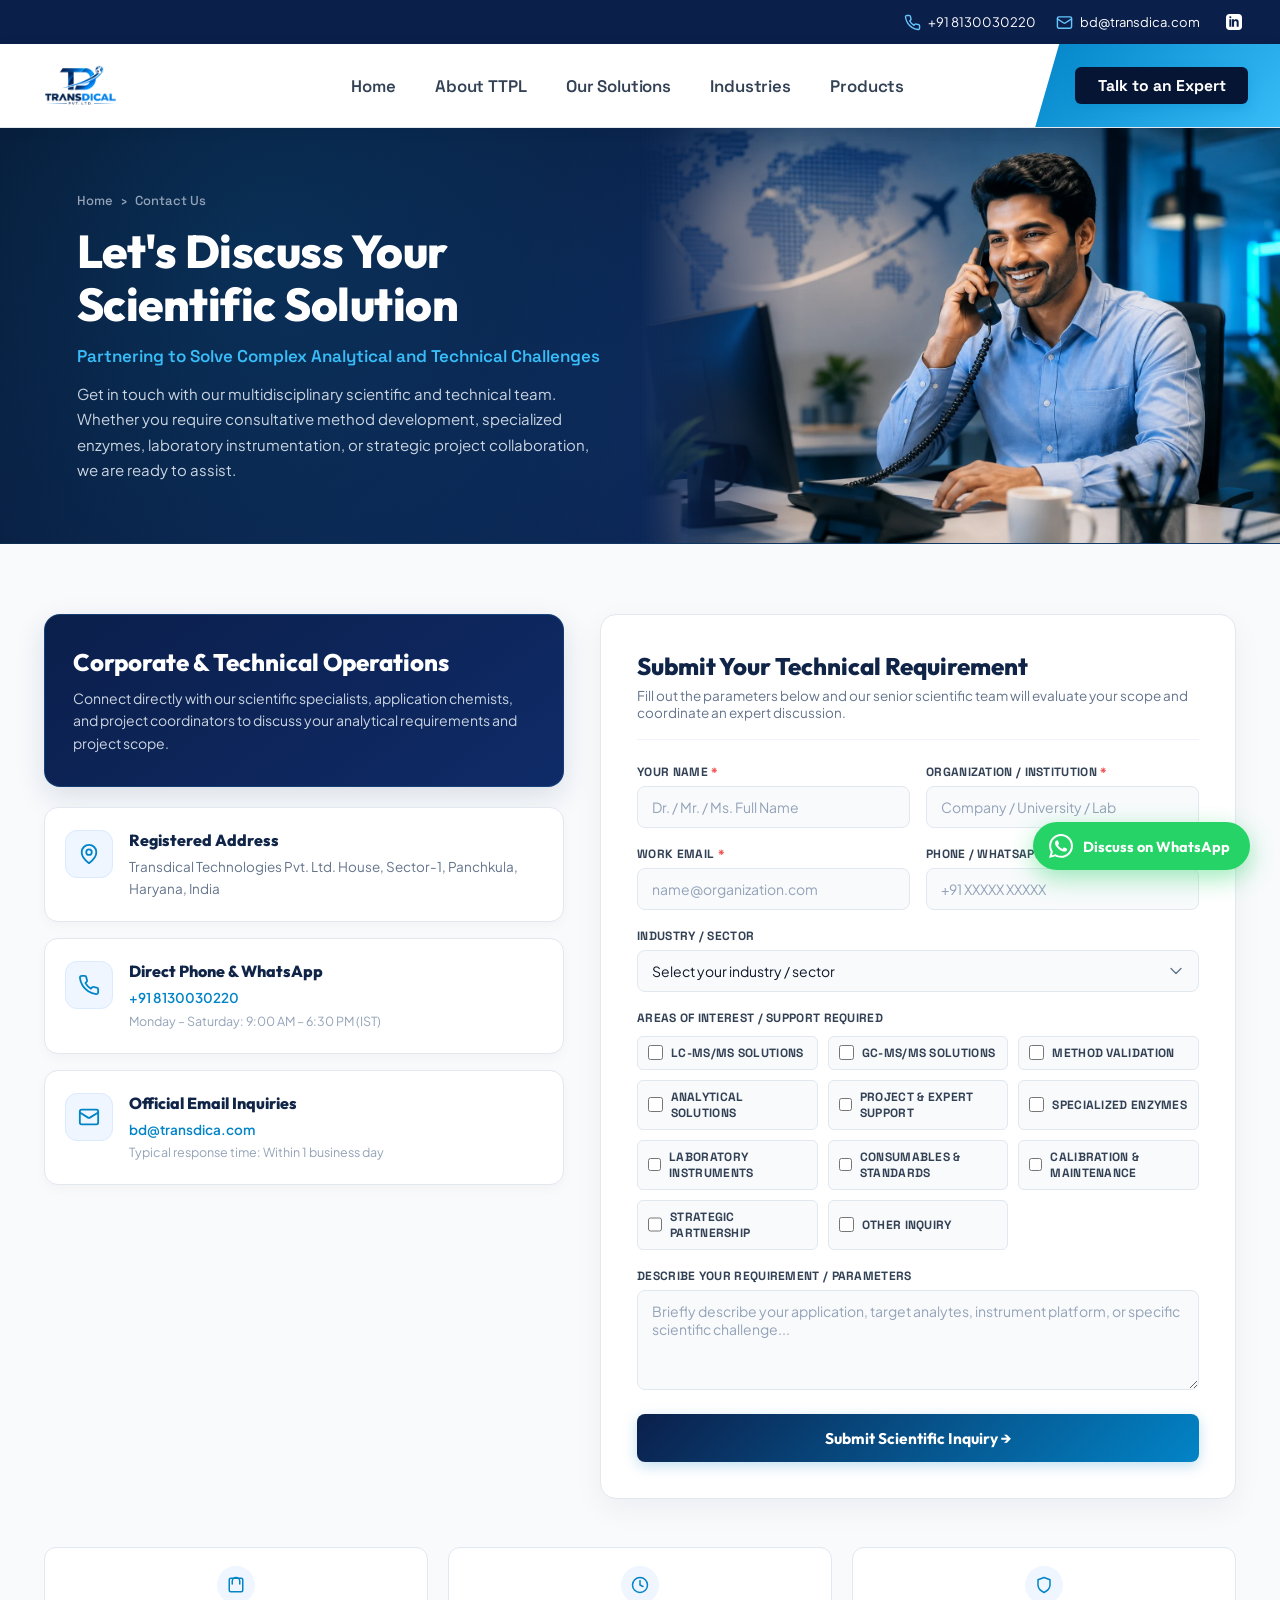
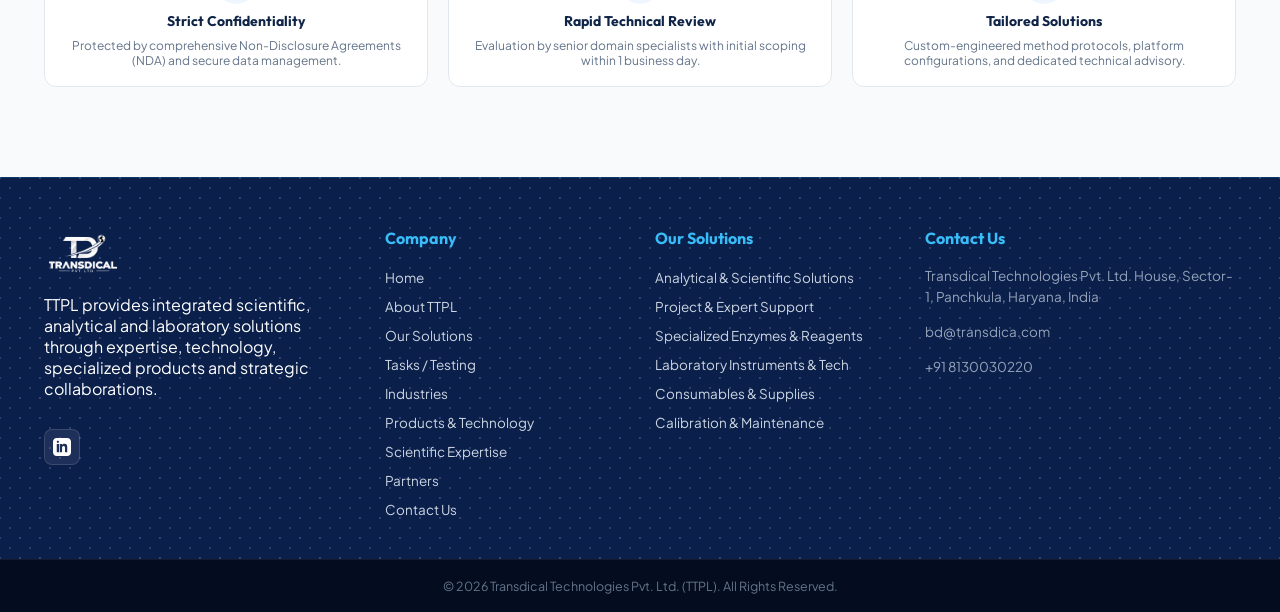
<file: contact.html>
<!DOCTYPE html>
<html lang="en">

<head>
    <meta charset="UTF-8">
    <meta name="viewport" content="width=device-width, initial-scale=1.0">
    <title>Contact Transdica | Request Scientific Consultation &amp; Quotes</title>
    <meta name="description"
        content="Get in touch with Transdica (TTPL) in Panchkula, Haryana. Request a scientific consultation, inquiry for instruments/enzymes, or discuss method validation support.">
    <link rel="canonical" href="https://transdica.com/contact.html">

    <!-- Open Graph / Social Meta -->
    <meta property="og:type" content="website">
    <meta property="og:url" content="https://transdica.com/contact.html">
    <meta property="og:title" content="Contact Transdica | Request Scientific Consultation &amp; Quotes">
    <meta property="og:description"
        content="Connect with Transdica's technical leadership for method development, instrument procurement, specialized enzymes, and consultative scientific support.">
    <meta property="og:image" content="https://transdica.com/TT%20logo.png">
    <meta name="twitter:card" content="summary_large_image">
    <meta name="twitter:title" content="Contact Transdica | Request Scientific Consultation &amp; Quotes">
    <meta name="twitter:description"
        content="Connect with Transdica's technical leadership for method development, instrument procurement, specialized enzymes, and consultative scientific support.">
    <meta name="twitter:image" content="https://transdica.com/TT%20logo.png">

    <!-- JSON-LD Structured Data Schema -->
    <script type="application/ld+json">
    {
      "@context": "https://schema.org",
      "@graph": [
        {
          "@type": "BreadcrumbList",
          "itemListElement": [
            {
              "@type": "ListItem",
              "position": 1,
              "name": "Home",
              "item": "https://transdica.com/"
            },
            {
              "@type": "ListItem",
              "position": 2,
              "name": "Contact",
              "item": "https://transdica.com/contact.html"
            }
          ]
        },
        {
          "@type": "ContactPage",
          "@id": "https://transdica.com/contact.html#contactpage",
          "url": "https://transdica.com/contact.html",
          "name": "Contact Transdical Technologies Pvt. Ltd.",
          "description": "Contact channel for Transdica Technologies Pvt. Ltd. (TTPL) in Sector-1, Panchkula, Haryana.",
          "mainEntity": {
            "@type": "LocalBusiness",
            "name": "Transdical Technologies Pvt. Ltd.",
            "telephone": "+918130030220",
            "email": "bd@transdica.com",
            "address": {
              "@type": "PostalAddress",
              "streetAddress": "Transdical Technologies Pvt. Ltd. House, Sector-1",
              "addressLocality": "Panchkula",
              "addressRegion": "Haryana",
              "addressCountry": "IN"
            }
          }
        }
      ]
    }
    </script>

    <!-- Google Fonts Preconnect -->
    <link rel="preconnect" href="https://fonts.googleapis.com">
    <link rel="preconnect" href="https://fonts.gstatic.com" crossorigin>
    <link
        href="https://fonts.googleapis.com/css2?family=Outfit:wght@400;500;600;700;800;900&family=Plus+Jakarta+Sans:ital,wght@0,400;0,500;0,600;0,700;0,800;1,400&family=Space+Grotesk:wght@500;600;700&display=swap"
        rel="stylesheet">

    <!-- Favicon Links -->
    <link rel="apple-touch-icon" sizes="180x180" href="./TT favicon/apple-touch-icon.png">
    <link rel="icon" type="image/png" sizes="32x32" href="./TT favicon/favicon-32x32.png">
    <link rel="icon" type="image/png" sizes="16x16" href="./TT favicon/favicon-16x16.png">
    <link rel="shortcut icon" href="./TT favicon/favicon.ico">
    <link rel="manifest" href="./TT favicon/site.webmanifest">

    <link rel="stylesheet" href="./style.css?v=2.0">
</head>

<body>

    <!-- ================= PAGE LOADER ================= -->
    <div id="page-loader">
        <div class="loader"></div>
    </div>
    <script>
        window.addEventListener('load', () => {
            const loader = document.getElementById('page-loader');
            loader.classList.add('fade-out');
        });
    </script>

    <!-- ================= TOP BAR ================= -->
    <section class="top-bar">
        <div class="container top-bar-content">
            <div class="top-bar-right">
                <a href="tel:+918130030220" class="top-bar-item" id="top-phone">
                    <svg xmlns="http://www.w3.org/2000/svg" viewBox="0 0 24 24" fill="none" stroke="currentColor"
                        stroke-width="2" stroke-linecap="round" stroke-linejoin="round">
                        <path
                            d="M22 16.92v3a2 2 0 0 1-2.18 2 19.79 19.79 0 0 1-8.63-3.07 19.5 19.5 0 0 1-6-6 19.79 19.79 0 0 1-3.07-8.67A2 2 0 0 1 4.11 2h3a2 2 0 0 1 2 1.72 12.84 12.84 0 0 0 .7 2.81 2 2 0 0 1-.45 2.11L8.09 9.91a16 16 0 0 0 6 6l1.27-1.27a2 2 0 0 1 2.11-.45 12.84 12.84 0 0 0 2.81.7A2 2 0 0 1 22 16.92z" />
                    </svg>
                    <span>+91 8130030220</span>
                </a>
                <a href="mailto:bd@transdica.com" class="top-bar-item" id="top-email">
                    <svg xmlns="http://www.w3.org/2000/svg" viewBox="0 0 24 24" fill="none" stroke="currentColor"
                        stroke-width="2" stroke-linecap="round" stroke-linejoin="round">
                        <rect width="20" height="16" x="2" y="4" rx="2" />
                        <path d="m22 7-8.97 5.7a1.94 1.94 0 0 1-2.06 0L2 7" />
                    </svg>
                    <span>bd@transdica.com</span>
                </a>
                <div class="social-links">
                    <a href="https://www.linkedin.com" target="_blank" rel="noopener noreferrer" aria-label="LinkedIn"
                        id="social-linkedin">
                        <svg viewBox="0 0 24 24" xmlns="http://www.w3.org/2000/svg">
                            <path fill="currentColor"
                                d="M19 0H5C2.2 0 0 2.2 0 5v14c0 2.8 2.2 5 5 5h14c2.8 0 5-2.2 5-5V5c0-2.8-2.2-5-5-5zM8 19H5V8h3v11zM6.5 6.5C5.7 6.5 5 5.8 5 5s.7-1.5 1.5-1.5S8 4.2 8 5s-.7 1.5-1.5 1.5zM19 19h-3v-5.5c0-1.3 0-3-1.8-3-1.8 0-2.1 1.4-2.1 2.9V19H9V8h3v1.5c.4-.9 1.5-1.8 3.2-1.8 3.4 0 3.8 2.2 3.8 5.1V19z" />
                        </svg>
                    </a>
                </div>
            </div>
        </div>
    </section>

      <!-- ================= SPLIT TWO-TONE NAVBAR ================= -->
  <header class="header-09">
    <div class="nav-09">
      <div class="nav-09__left">
        <a href="./index.html" class="nav-09__logo" aria-label="TTPL Home">
          <img src="./TT logo.png" alt="Transdica Logo" class="nav-09__logo-img">
        </a>
      </div>
      <div class="nav-09__center">
        <ul class="nav-09__links">
          <li><a href="./index.html">Home</a></li>
          <li><a href="./about.html">About TTPL</a></li>
          <li><a href="./solutions.html">Our Solutions</a></li>
          <li><a href="./testing.html">Industries</a></li>
          <li><a href="./products.html">Products</a></li>
        </ul>
      </div>
      <div class="nav-09__right">
        <a href="./contact.html" class="nav-09__btn nav-09__btn--dark">Talk to an Expert</a>
      </div>
    </div>

    <!-- Mobile Bar & Menu -->
    <input type="checkbox" id="nav-09-toggle">
    <div class="nav-09__mobile-bar">
      <a href="./index.html" class="nav-09__mobile-logo" aria-label="TTPL Home">
        <img src="./TT logo.png" alt="Transdica Logo" class="nav-09__mobile-logo-img">
      </a>
      <label for="nav-09-toggle" class="nav-09__hamburger" aria-label="Toggle menu">
        <span></span><span></span><span></span>
      </label>
    </div>
    <div class="nav-09__mobile-menu">
      <a href="./index.html">Home</a>
      <a href="./about.html">About TTPL</a>
      <a href="./solutions.html">Our Solutions</a>
      <a href="./testing.html">Industries</a>
      <a href="./products.html">Products</a>
      <a href="./contact.html" class="nav-09__mobile-cta">Talk to an Expert &rarr;</a>
    </div>
  </header>

    <!-- ================================================= -->
    <!--                     HERO                          -->
    <!-- ================================================= -->
    <section class="contact-hero-redesign">
        <div class="contact-hero-content">
            <div class="breadcrumb">
                <a href="./index.html">Home</a>
                <span>&rsaquo;</span>
                <span>Contact Us</span>
            </div>

            <h1>Let's Discuss Your Scientific Solution</h1>

            <h3>Partnering to Solve Complex Analytical and Technical Challenges</h3>

            <p>
                Get in touch with our multidisciplinary scientific and technical team. Whether you require consultative
                method development, specialized enzymes, laboratory instrumentation, or strategic project collaboration,
                we are ready to assist.
            </p>
        </div>

        <div class="contact-hero-image">
            <img src="./lab images/contact-hero.webp" alt="Scientific Solutions and Laboratory Specialists">
        </div>
    </section>

    <!-- ================================================= -->
    <!--          MAIN 2-COLUMN CONTACT SECTION            -->
    <!-- ================================================= -->
    <section class="contact-main-wrapper" id="requirement-form-section">
        <div class="contact-main-container">

            <!-- LEFT COLUMN: Contact & Lab Details -->
            <div class="contact-info-col">
                <div class="contact-info-banner">
                    <h3>Corporate &amp; Technical Operations</h3>
                    <p>
                        Connect directly with our scientific specialists, application chemists, and project coordinators
                        to discuss your analytical requirements and project scope.
                    </p>
                </div>

                <div class="contact-cards-stack">
                    <!-- Location Card -->
                    <div class="contact-feature-card">
                        <div class="contact-feature-icon">
                            <svg viewBox="0 0 24 24" fill="none" stroke="currentColor" stroke-width="2" stroke-linecap="round"
                                stroke-linejoin="round">
                                <path d="M20 10c0 6-8 12-8 12s-8-6-8-12a8 8 0 0 1 16 0Z" />
                                <circle cx="12" cy="10" r="3" />
                            </svg>
                        </div>
                        <div class="contact-feature-details">
                            <h4>Registered Address</h4>
                            <p>Transdical Technologies Pvt. Ltd. House, Sector-1, Panchkula, Haryana, India</p>
                        </div>
                    </div>

                    <!-- Phone Card -->
                    <div class="contact-feature-card">
                        <div class="contact-feature-icon">
                            <svg viewBox="0 0 24 24" fill="none" stroke="currentColor" stroke-width="2" stroke-linecap="round"
                                stroke-linejoin="round">
                                <path
                                    d="M22 16.92v3a2 2 0 0 1-2.18 2 19.79 19.79 0 0 1-8.63-3.07 19.5 19.5 0 0 1-6-6 19.79 19.79 0 0 1-3.07-8.67A2 2 0 0 1 4.11 2h3a2 2 0 0 1 2 1.72 12.84 12.84 0 0 0 .7 2.81 2 2 0 0 1-.45 2.11L8.09 9.91a16 16 0 0 0 6 6l1.27-1.27a2 2 0 0 1 2.11-.45 12.84 12.84 0 0 0 2.81.7A2 2 0 0 1 22 16.92z" />
                            </svg>
                        </div>
                        <div class="contact-feature-details">
                            <h4>Direct Phone &amp; WhatsApp</h4>
                            <p>
                                <a href="tel:+918130030220">+91 8130030220</a>
                            </p>
                            <p style="font-size: 12.5px; color: #94a3b8; margin-top: 2px;">Monday &ndash; Saturday: 9:00 AM &ndash; 6:30 PM (IST)</p>
                        </div>
                    </div>

                    <!-- Email Card -->
                    <div class="contact-feature-card">
                        <div class="contact-feature-icon">
                            <svg viewBox="0 0 24 24" fill="none" stroke="currentColor" stroke-width="2" stroke-linecap="round"
                                stroke-linejoin="round">
                                <rect width="20" height="16" x="2" y="4" rx="2" />
                                <path d="m22 7-8.97 5.7a1.94 1.94 0 0 1-2.06 0L2 7" />
                            </svg>
                        </div>
                        <div class="contact-feature-details">
                            <h4>Official Email Inquiries</h4>
                            <p>
                                <a href="mailto:bd@transdica.com">bd@transdica.com</a>
                            </p>
                            <p style="font-size: 12.5px; color: #94a3b8; margin-top: 2px;">Typical response time: Within 1 business day</p>
                        </div>
                    </div>
                </div>
            </div>

            <!-- RIGHT COLUMN: Requirement Form -->
            <div class="contact-form-col">
                <div class="contact-form-card">
                    <div class="contact-form-header">
                        <h2>Submit Your Technical Requirement</h2>
                        <p>Fill out the parameters below and our senior scientific team will evaluate your scope and coordinate an expert discussion.</p>
                    </div>

                    <form id="theme-contact-form" action="https://formsubmit.co/727c373665e06b4cf2f10544770d2728" method="POST">
                        <!-- Anti-spam Honeypot & Email Settings -->
                        <input type="text" name="_honey" style="display:none">
                        <input type="hidden" name="_captcha" value="false">
                        <input type="hidden" name="_subject" value="New Scientific & Technical Inquiry - Transdical Technologies (TTPL)">
                        <input type="hidden" name="_template" value="table">
                        <input type="hidden" name="_next" value="https://transdica.com/contact.html">
                        <input type="hidden" name="_autoresponse" value="Thank you for contacting Transdical Technologies. We have received your technical requirement and our senior scientific team will evaluate your scope and coordinate an expert discussion within 1 business day.">

                        <div class="contact-form-grid">

                            <!-- Row 1: Name & Org -->
                            <div class="contact-row-2">
                                <div class="contact-input-group">
                                    <label for="contact-name">Your Name <span class="required">*</span></label>
                                    <input type="text" id="contact-name" name="name" class="contact-field-control"
                                        placeholder="Dr. / Mr. / Ms. Full Name" required>
                                </div>
                                <div class="contact-input-group">
                                    <label for="contact-org">Organization / Institution <span class="required">*</span></label>
                                    <input type="text" id="contact-org" name="organization" class="contact-field-control"
                                        placeholder="Company / University / Lab" required>
                                </div>
                            </div>

                            <!-- Row 2: Email & Phone -->
                            <div class="contact-row-2">
                                <div class="contact-input-group">
                                    <label for="contact-email">Work Email <span class="required">*</span></label>
                                    <input type="email" id="contact-email" name="email" class="contact-field-control"
                                        placeholder="name@organization.com" required>
                                </div>
                                <div class="contact-input-group">
                                    <label for="contact-phone">Phone / WhatsApp Number <span class="required">*</span></label>
                                    <input type="tel" id="contact-phone" name="phone" class="contact-field-control"
                                        placeholder="+91 XXXXX XXXXX" required>
                                </div>
                            </div>

                            <!-- Row 3: Industry -->
                            <div class="contact-input-group">
                                <label for="contact-industry">Industry / Sector</label>
                                <select id="contact-industry" name="industry" class="contact-field-control">
                                    <option value="" disabled selected>Select your industry / sector</option>
                                    <option value="pharma">Pharmaceutical &amp; API</option>
                                    <option value="biologics">Biologics &amp; Biotechnology</option>
                                    <option value="food">Food &amp; Nutraceuticals</option>
                                    <option value="formulation">Formulation &amp; R&amp;D</option>
                                    <option value="textiles">Textile &amp; Advanced Materials</option>
                                    <option value="academia">Research &amp; Academic Institutions</option>
                                    <option value="vendor">Technology Vendor / Partner</option>
                                    <option value="other">Other</option>
                                </select>
                            </div>

                            <!-- Row 4: Areas of Interest -->
                            <div class="contact-input-group">
                                <label>Areas of Interest / Support Required</label>
                                <div class="contact-services-grid">
                                    <label class="service-check-item">
                                        <input type="checkbox" name="services" value="LC-MS/MS Solutions" id="check-lcms">
                                        <span>LC-MS/MS Solutions</span>
                                    </label>
                                    <label class="service-check-item">
                                        <input type="checkbox" name="services" value="GC-MS/MS Solutions" id="check-gcms">
                                        <span>GC-MS/MS Solutions</span>
                                    </label>
                                    <label class="service-check-item">
                                        <input type="checkbox" name="services" value="Method Development & Validation" id="check-method">
                                        <span>Method Validation</span>
                                    </label>
                                    <label class="service-check-item">
                                        <input type="checkbox" name="services" value="Analytical Solutions">
                                        <span>Analytical Solutions</span>
                                    </label>
                                    <label class="service-check-item">
                                        <input type="checkbox" name="services" value="Project & Expert Support">
                                        <span>Project &amp; Expert Support</span>
                                    </label>
                                    <label class="service-check-item">
                                        <input type="checkbox" name="services" value="Specialized Enzymes & Reagents" id="check-enzymes">
                                        <span>Specialized Enzymes</span>
                                    </label>
                                    <label class="service-check-item">
                                        <input type="checkbox" name="services" value="Laboratory Instruments" id="check-instruments">
                                        <span>Laboratory Instruments</span>
                                    </label>
                                    <label class="service-check-item">
                                        <input type="checkbox" name="services" value="Laboratory Consumables" id="check-consumables">
                                        <span>Consumables &amp; Standards</span>
                                    </label>
                                    <label class="service-check-item">
                                        <input type="checkbox" name="services" value="Calibration & Maintenance" id="check-calibration">
                                        <span>Calibration &amp; Maintenance</span>
                                    </label>
                                    <label class="service-check-item">
                                        <input type="checkbox" name="services" value="Strategic Partnership">
                                        <span>Strategic Partnership</span>
                                    </label>
                                    <label class="service-check-item">
                                        <input type="checkbox" name="services" value="Other">
                                        <span>Other Inquiry</span>
                                    </label>
                                </div>
                            </div>

                            <!-- Row 5: Description -->
                            <div class="contact-input-group">
                                <label for="contact-description">Describe Your Requirement / Parameters</label>
                                <textarea id="contact-description" name="description" class="contact-field-control" rows="4"
                                    placeholder="Briefly describe your application, target analytes, instrument platform, or specific scientific challenge..."></textarea>
                            </div>

                            <!-- Submit Button -->
                            <button type="submit" class="btn-submit-theme" id="btn-submit-theme">
                                Submit Scientific Inquiry &rarr;
                            </button>

                        </div>
                    </form>
                </div>
            </div>

        </div>

        <!-- BOTTOM GUARANTEES -->
        <div class="contact-main-container">
            <div class="contact-guarantee-strip" style="grid-column: 1 / -1; width: 100%;">
                <div class="guarantee-item">
                    <div class="guarantee-icon">
                        <svg viewBox="0 0 24 24" fill="none" stroke="currentColor" stroke-width="2" stroke-linecap="round"
                            stroke-linejoin="round">
                            <rect width="18" height="18" x="3" y="3" rx="2" />
                            <path d="M7 10.5V7a5 5 0 0 1 10 0v3.5" />
                        </svg>
                    </div>
                    <h5>Strict Confidentiality</h5>
                    <p>Protected by comprehensive Non-Disclosure Agreements (NDA) and secure data management.</p>
                </div>

                <div class="guarantee-item">
                    <div class="guarantee-icon">
                        <svg viewBox="0 0 24 24" fill="none" stroke="currentColor" stroke-width="2" stroke-linecap="round"
                            stroke-linejoin="round">
                            <circle cx="12" cy="12" r="10" />
                            <polyline points="12 6 12 12 16 14" />
                        </svg>
                    </div>
                    <h5>Rapid Technical Review</h5>
                    <p>Evaluation by senior domain specialists with initial scoping within 1 business day.</p>
                </div>

                <div class="guarantee-item">
                    <div class="guarantee-icon">
                        <svg viewBox="0 0 24 24" fill="none" stroke="currentColor" stroke-width="2" stroke-linecap="round"
                            stroke-linejoin="round">
                            <path d="M12 22s8-4 8-10V5l-8-3-8 3v7c0 6 8 10 8 10z" />
                        </svg>
                    </div>
                    <h5>Tailored Solutions</h5>
                    <p>Custom-engineered method protocols, platform configurations, and dedicated technical advisory.</p>
                </div>
            </div>
        </div>
    </section>

    <!-- ================================================= -->
    <!--                     FOOTER                        -->
    <!-- ================================================= -->
    <footer>
        <div class="footer-container">
            <!-- Column 1: Brand Info -->
            <div class="footer-col footer-brand-col">
                <img class="footer-logo" src="./TT logo white.png" alt="Transdical Technologies Pvt. Ltd. Logo">
                <p class="footer-desc">
                    TTPL provides integrated scientific, analytical and laboratory solutions through expertise, technology, specialized products and strategic collaborations.
                </p>
                <div class="footer-social">
                    <a href="https://www.linkedin.com" target="_blank" rel="noopener noreferrer" aria-label="LinkedIn">
                        <svg viewBox="0 0 24 24" width="20" height="20" fill="currentColor">
                            <path d="M19 0H5C2.2 0 0 2.2 0 5v14c0 2.8 2.2 5 5 5h14c2.8 0 5-2.2 5-5V5c0-2.8-2.2-5-5-5zM8 19H5V8h3v11zM6.5 6.5C5.7 6.5 5 5.8 5 5s.7-1.5 1.5-1.5S8 4.2 8 5s-.7 1.5-1.5 1.5zM19 19h-3v-5.5c0-1.3 0-3-1.8-3-1.8 0-2.1 1.4-2.1 2.9V19H9V8h3v1.5c.4-.9 1.5-1.8 3.2-1.8 3.4 0 3.8 2.2 3.8 5.1V19z" />
                        </svg>
                    </a>
                </div>
            </div>

            <!-- Column 2: Quick Links -->
            <div class="footer-col">
                <h3 class="footer-heading">Company</h3>
                <ul class="footer-links">
                    <li><a href="./index.html">Home</a></li>
                    <li><a href="./about.html">About TTPL</a></li>
                    <li><a href="./solutions.html">Our Solutions</a></li>
          <li><a href="./testing.html">Tasks / Testing</a></li>
                    <li><a href="./industries.html">Industries</a></li>
                    <li><a href="./products.html">Products &amp; Technology</a></li>
                    <li><a href="./solutions.html#expertise">Scientific Expertise</a></li>
                    <li><a href="./partners.html">Partners</a></li>
                    <li><a href="./contact.html">Contact Us</a></li>
                </ul>
            </div>

            <!-- Column 3: Solutions -->
            <div class="footer-col">
                <h3 class="footer-heading">Our Solutions</h3>
                <ul class="footer-links">
                    <li><a href="./solutions.html#analytical-solutions">Analytical &amp; Scientific Solutions</a></li>
                    <li><a href="./solutions.html#project-support">Project &amp; Expert Support</a></li>
                    <li><a href="./solutions.html#enzymes-reagents">Specialized Enzymes &amp; Reagents</a></li>
                    <li><a href="./solutions.html#instruments-technology">Laboratory Instruments &amp; Tech</a></li>
                    <li><a href="./solutions.html#laboratory-consumables">Consumables &amp; Supplies</a></li>
                    <li><a href="./solutions.html#calibration-maintenance">Calibration &amp; Maintenance</a></li>
                </ul>
            </div>

            <!-- Column 4: Contact info -->
            <div class="footer-col">
                <h3 class="footer-contact-heading">Contact Us</h3>
                <p class="footer-text">Transdical Technologies Pvt. Ltd. House, Sector-1, Panchkula, Haryana, India</p>
                <p class="footer-text">
                    <a href="mailto:bd@transdica.com" style="color: inherit; text-decoration: none;">bd@transdica.com</a>
                </p>
                <p class="footer-text">
                    <a href="tel:+918130030220" style="color: inherit; text-decoration: none;">+91 8130030220</a>
                </p>
            </div>
        </div>

        <!-- Copyright -->
        <div class="footer-bottom">
            <p>&copy; 2026 Transdical Technologies Pvt. Ltd. (TTPL). All Rights Reserved.</p>
        </div>
    </footer>

    <!-- ================= FLOATING WHATSAPP BUTTON ================= -->
    <a href="https://wa.me/918130030220?text=Hello%20TTPL%20Team%2C%20I%20would%20like%20to%20discuss%20a%20scientific%20solution."
        class="whatsapp-float-btn" target="_blank" rel="noopener noreferrer" aria-label="Discuss on WhatsApp"
        id="floating-whatsapp-btn">
        <svg viewBox="0 0 24 24">
            <path
                d="M.057 24l1.687-6.163c-1.041-1.804-1.588-3.849-1.587-5.946.003-6.556 5.338-11.891 11.893-11.891 3.181.001 6.167 1.24 8.413 3.488 2.245 2.248 3.481 5.236 3.48 8.414-.003 6.557-5.338 11.892-11.893 11.892-1.99-.001-3.951-.5-5.688-1.448l-6.305 1.654zm6.597-3.807c1.676.995 3.276 1.591 5.392 1.592 5.448 0 9.886-4.434 9.889-9.885.002-5.462-4.415-9.89-9.881-9.892-5.452 0-9.887 4.434-9.889 9.884-.001 2.225.651 3.891 1.746 5.634l-.999 3.648 3.742-.981zm11.387-5.464c-.074-.124-.272-.198-.57-.347-.297-.149-1.758-.868-2.031-.967-.272-.099-.47-.149-.669.149-.198.297-.768.967-.941 1.165-.173.198-.347.223-.644.074-.297-.149-1.255-.462-2.39-1.475-.883-.788-1.48-1.761-1.653-2.059-.173-.297-.018-.458.13-.606.134-.133.297-.347.446-.521.151-.172.2-.296.3-.495.099-.198.05-.372-.025-.521-.075-.148-.669-1.611-.916-2.206-.242-.579-.487-.501-.669-.51l-.57-.01c-.198 0-.52.074-.792.372s-1.04 1.016-1.04 2.479 1.065 2.876 1.213 3.074c.149.198 2.095 3.2 5.076 4.487.709.306 1.263.489 1.694.626.712.226 1.36.194 1.872.118.571-.085 1.758-.719 2.006-1.413.248-.695.248-1.29.173-1.414z" />
        </svg>
        <span>Discuss on WhatsApp</span>
    </a>

    <!-- ================= SUBMISSION CONFIRMATION POPUP MODAL ================= -->
    <style>
        .query-feedback-modal {
            display: none;
            position: fixed;
            inset: 0;
            z-index: 999999;
            background: rgba(15, 23, 42, 0.78);
            backdrop-filter: blur(8px);
            -webkit-backdrop-filter: blur(8px);
            align-items: center;
            justify-content: center;
            padding: 20px;
            opacity: 0;
            transition: opacity 0.28s ease;
            box-sizing: border-box;
        }
        .query-feedback-modal.show {
            display: flex !important;
            opacity: 1 !important;
        }
        .query-modal-card {
            background: #ffffff;
            max-width: 500px;
            width: 100%;
            border-radius: 22px;
            padding: 34px 28px 28px;
            box-shadow: 0 25px 60px -15px rgba(15, 23, 42, 0.45), 0 0 0 1px rgba(0, 0, 0, 0.05);
            text-align: center;
            position: relative;
            transform: scale(0.92);
            transition: transform 0.28s cubic-bezier(0.16, 1, 0.3, 1);
            font-family: 'Outfit', 'Plus Jakarta Sans', sans-serif;
            box-sizing: border-box;
        }
        .query-feedback-modal.show .query-modal-card {
            transform: scale(1);
        }
        .query-modal-close {
            position: absolute;
            top: 16px;
            right: 16px;
            width: 34px;
            height: 34px;
            border-radius: 50%;
            border: none;
            background: #f1f5f9;
            color: #64748b;
            display: flex;
            align-items: center;
            justify-content: center;
            cursor: pointer;
            transition: all 0.2s ease;
            font-size: 22px;
            line-height: 1;
        }
        .query-modal-close:hover {
            background: #e2e8f0;
            color: #0f172a;
            transform: rotate(90deg);
        }
        .query-modal-icon-wrap {
            width: 66px;
            height: 66px;
            margin: 0 auto 16px;
            border-radius: 50%;
            background: #ecfdf5;
            color: #10b981;
            display: flex;
            align-items: center;
            justify-content: center;
            box-shadow: 0 0 0 8px rgba(16, 185, 129, 0.1);
        }
        .query-modal-title {
            font-size: 22px;
            font-weight: 700;
            color: #0f172a;
            margin: 0 0 10px 0;
            line-height: 1.3;
        }
        .query-modal-desc {
            font-size: 14.5px;
            color: #475569;
            line-height: 1.6;
            margin: 0 0 20px 0;
        }
        .query-whatsapp-box {
            background: #f0fdf4;
            border: 1px solid #bbf7d0;
            border-radius: 14px;
            padding: 16px;
            text-align: left;
            margin-bottom: 8px;
        }
        .query-whatsapp-box-header {
            display: flex;
            align-items: center;
            gap: 8px;
            font-size: 13.5px;
            font-weight: 700;
            color: #15803d;
            margin-bottom: 6px;
        }
        .query-whatsapp-box-text {
            font-size: 12.5px;
            color: #166534;
            margin: 0 0 12px 0;
            line-height: 1.45;
        }
        .query-btn-whatsapp {
            display: inline-flex;
            align-items: center;
            justify-content: center;
            gap: 8px;
            background: #25d366;
            color: #ffffff !important;
            padding: 10px 20px;
            border-radius: 999px;
            font-size: 13.5px;
            font-weight: 600;
            text-decoration: none;
            width: 100%;
            box-sizing: border-box;
            box-shadow: 0 4px 12px rgba(37, 211, 102, 0.28);
            transition: all 0.2s ease;
        }
        .query-btn-whatsapp:hover {
            background: #1ebc59;
            transform: translateY(-1px);
        }
        .query-btn-whatsapp svg {
            width: 18px;
            height: 18px;
            fill: currentColor;
        }
    </style>

    <div id="query-feedback-modal" class="query-feedback-modal" role="dialog" aria-modal="true" aria-labelledby="query-modal-title">
        <div class="query-modal-card">
            <button type="button" class="query-modal-close" id="query-modal-close-btn" aria-label="Close popup">&times;</button>
            <div class="query-modal-icon-wrap">
                <svg viewBox="0 0 24 24" width="34" height="34" fill="none" stroke="currentColor" stroke-width="2.5" stroke-linecap="round" stroke-linejoin="round">
                    <polyline points="20 6 9 17 4 12"/>
                </svg>
            </div>
            <h3 class="query-modal-title" id="query-modal-title">Inquiry Submitted Successfully!</h3>
            <p class="query-modal-desc" id="query-modal-desc">
                Thank you for reaching out. Your scientific requirement has been forwarded directly to our technical and business development team at <strong>bd@transdica.com</strong>.
            </p>

            <div class="query-whatsapp-box">
                <div class="query-whatsapp-box-header">
                    <svg viewBox="0 0 24 24" width="18" height="18" fill="currentColor">
                        <path d="M.057 24l1.687-6.163c-1.041-1.804-1.588-3.849-1.587-5.946.003-6.556 5.338-11.891 11.893-11.891 3.181.001 6.167 1.24 8.413 3.488 2.245 2.248 3.481 5.236 3.48 8.414-.003 6.557-5.338 11.892-11.893 11.892-1.99-.001-3.951-.5-5.688-1.448l-6.305 1.654zm6.597-3.807c1.676.995 3.276 1.591 5.392 1.592 5.448 0 9.886-4.434 9.889-9.885.002-5.462-4.415-9.89-9.881-9.892-5.452 0-9.887 4.434-9.889 9.884-.001 2.225.651 3.891 1.746 5.634l-.999 3.648 3.742-.981zm11.387-5.464c-.074-.124-.272-.198-.57-.347-.297-.149-1.758-.868-2.031-.967-.272-.099-.47-.149-.669.149-.198.297-.768.967-.941 1.165-.173.198-.347.223-.644.074-.297-.149-1.255-.462-2.39-1.475-.883-.788-1.48-1.761-1.653-2.059-.173-.297-.018-.458.13-.606.134-.133.297-.347.446-.521.151-.172.2-.296.3-.495.099-.198.05-.372-.025-.521-.075-.148-.669-1.611-.916-2.206-.242-.579-.487-.501-.669-.51l-.57-.01c-.198 0-.52.074-.792.372s-1.04 1.016-1.04 2.479 1.065 2.876 1.213 3.074c.149.198 2.095 3.2 5.076 4.487.709.306 1.263.489 1.694.626.712.226 1.36.194 1.872.118.571-.085 1.758-.719 2.006-1.413.248-.695.248-1.29.173-1.414z"/>
                    </svg>
                    <span>Need immediate response?</span>
                </div>
                <p class="query-whatsapp-box-text">
                    Our technical coordinator can review your urgent analytical requirement directly via WhatsApp.
                </p>
                <div class="query-modal-actions">
                    <a href="https://wa.me/918130030220?text=Hello%20TTPL%20Team%2C%20I%20have%20submitted%20my%20technical%20requirement%20on%20the%20website%20and%20would%20like%20an%20expert%20discussion." 
                       target="_blank" 
                       rel="noopener noreferrer" 
                       class="query-btn-whatsapp">
                        <svg viewBox="0 0 24 24">
                            <path d="M.057 24l1.687-6.163c-1.041-1.804-1.588-3.849-1.587-5.946.003-6.556 5.338-11.891 11.893-11.891 3.181.001 6.167 1.24 8.413 3.488 2.245 2.248 3.481 5.236 3.48 8.414-.003 6.557-5.338 11.892-11.893 11.892-1.99-.001-3.951-.5-5.688-1.448l-6.305 1.654zm6.597-3.807c1.676.995 3.276 1.591 5.392 1.592 5.448 0 9.886-4.434 9.889-9.885.002-5.462-4.415-9.89-9.881-9.892-5.452 0-9.887 4.434-9.889 9.884-.001 2.225.651 3.891 1.746 5.634l-.999 3.648 3.742-.981zm11.387-5.464c-.074-.124-.272-.198-.57-.347-.297-.149-1.758-.868-2.031-.967-.272-.099-.47-.149-.669.149-.198.297-.768.967-.941 1.165-.173.198-.347.223-.644.074-.297-.149-1.255-.462-2.39-1.475-.883-.788-1.48-1.761-1.653-2.059-.173-.297-.018-.458.13-.606.134-.133.297-.347.446-.521.151-.172.2-.296.3-.495.099-.198.05-.372-.025-.521-.075-.148-.669-1.611-.916-2.206-.242-.579-.487-.501-.669-.51l-.57-.01c-.198 0-.52.074-.792.372s-1.04 1.016-1.04 2.479 1.065 2.876 1.213 3.074c.149.198 2.095 3.2 5.076 4.487.709.306 1.263.489 1.694.626.712.226 1.36.194 1.872.118.571-.085 1.758-.719 2.006-1.413.248-.695.248-1.29.173-1.414z"/>
                        </svg>
                        <span>Continue on WhatsApp &rarr;</span>
                    </a>
                </div>
            </div>
            <div style="margin-top: 14px;">
                <button type="button" id="query-modal-done-btn" style="background: none; border: none; color: #64748b; font-size: 13.5px; font-weight: 600; cursor: pointer; text-decoration: underline; padding: 6px 12px;">
                    Done / Return to Page
                </button>
            </div>
        </div>
    </div>

    <!-- Scripts -->
    <script>
        // Header 09 Mobile Menu Support
        const nav09Toggle = document.getElementById('nav-09-toggle');
        if (nav09Toggle) {
            document.querySelectorAll('.nav-09__mobile-menu a').forEach(function(link) {
                link.addEventListener('click', function() {
                    nav09Toggle.checked = false;
                });
            });
        }

        // Safe fallback for legacy menu-toggle if present
        const menuToggle = document.querySelector('.menu-toggle');
        const navUl = document.querySelector('header nav ul');
        if (menuToggle && navUl) {
            menuToggle.addEventListener('click', function () {
                menuToggle.classList.toggle('active');
                navUl.classList.toggle('active');
            });

            document.addEventListener('click', function (e) {
                if (!navUl.contains(e.target) && !menuToggle.contains(e.target)) {
                    menuToggle.classList.remove('active');
                    navUl.classList.remove('active');
                }
            });

            navUl.querySelectorAll('a').forEach(function (link) {
                link.addEventListener('click', function () {
                    menuToggle.classList.remove('active');
                    navUl.classList.remove('active');
                });
            });
        }

        // Auto-select checkboxes based on URL parameter ?interest=...
        (function() {
            const params = new URLSearchParams(window.location.search);
            const interest = params.get('interest');
            const descField = document.getElementById('contact-description');

            if (interest) {
                const lower = interest.toLowerCase();
                if (lower.includes('lc-ms') || lower === 'lcms') {
                    const cb = document.getElementById('check-lcms');
                    if (cb) cb.checked = true;
                    if (descField && !descField.value) {
                        descField.value = "Inquiry regarding LC-MS/MS analytical solutions / method development / trace impurity profiling.";
                    }
                } else if (lower.includes('gc-ms') || lower === 'gcms') {
                    const cb = document.getElementById('check-gcms');
                    if (cb) cb.checked = true;
                    if (descField && !descField.value) {
                        descField.value = "Inquiry regarding GC-MS/MS volatile impurity analysis / USP <467> residual solvents / pesticide screening.";
                    }
                } else if (lower.includes('method') || lower === 'validation') {
                    const cb = document.getElementById('check-method');
                    if (cb) cb.checked = true;
                    if (descField && !descField.value) {
                        descField.value = "Inquiry regarding analytical method development & ICH Q2(R2) validation lifecycle support.";
                    }
                } else if (lower.includes('enzyme')) {
                    const cb = document.getElementById('check-enzymes');
                    if (cb) cb.checked = true;
                } else if (lower.includes('instrument')) {
                    const cb = document.getElementById('check-instruments');
                    if (cb) cb.checked = true;
                } else if (lower.includes('consumable')) {
                    const cb = document.getElementById('check-consumables');
                    if (cb) cb.checked = true;
                }
            }
        })();

        // Modal Close Handlers
        const feedbackModal = document.getElementById('query-feedback-modal');
        const closeModalBtn = document.getElementById('query-modal-close-btn');
        const doneModalBtn = document.getElementById('query-modal-done-btn');

        function hideFeedbackModal() {
            if (feedbackModal) {
                feedbackModal.classList.remove('show');
                feedbackModal.style.display = 'none';
                document.body.style.overflow = '';
            }
        }

        if (closeModalBtn) closeModalBtn.addEventListener('click', hideFeedbackModal);
        if (doneModalBtn) doneModalBtn.addEventListener('click', hideFeedbackModal);

        if (feedbackModal) {
            feedbackModal.addEventListener('click', function (e) {
                if (e.target === feedbackModal) {
                    hideFeedbackModal();
                }
            });
        }

        document.addEventListener('keydown', function (e) {
            if (e.key === 'Escape' && feedbackModal && (feedbackModal.classList.contains('show') || feedbackModal.style.display === 'flex')) {
                hideFeedbackModal();
            }
        });

        // Handle Form Submission
        const contactForm = document.getElementById('theme-contact-form');
        if (contactForm) {
            contactForm.addEventListener('submit', function (e) {
                e.preventDefault();

                // Collect form data
                const selectedServices = [];
                contactForm.querySelectorAll('input[name="services"]:checked').forEach(function(cb) {
                    selectedServices.push(cb.value);
                });

                const payload = {
                    "Full Name": (contactForm.querySelector('[name="name"]') || {}).value || '',
                    "Organization": (contactForm.querySelector('[name="organization"]') || {}).value || '',
                    "Work Email": (contactForm.querySelector('[name="email"]') || {}).value || '',
                    "Phone": (contactForm.querySelector('[name="phone"]') || {}).value || '',
                    "Industry / Sector": (contactForm.querySelector('[name="industry"]') || {}).value || 'Not selected',
                    "Areas of Interest": selectedServices.length > 0 ? selectedServices.join(', ') : 'None specified',
                    "Requirement Description": (contactForm.querySelector('[name="description"]') || {}).value || '',
                    "_subject": "New Scientific & Technical Inquiry - Transdical Technologies (TTPL)",
                    "_template": "table",
                    "_captcha": "false"
                };

                // ── STEP 1: Show popup modal IMMEDIATELY ──
                if (feedbackModal) {
                    var senderName = payload["Full Name"] ? payload["Full Name"].trim() : '';
                    var modalDesc = document.getElementById('query-modal-desc');
                    if (modalDesc && senderName) {
                        modalDesc.innerHTML = 'Thank you for reaching out, <strong>' + senderName + '</strong>. Your scientific requirement has been forwarded directly to our technical and business development team at <strong>bd@transdica.com</strong>.';
                    }
                    feedbackModal.style.display = 'flex';
                    feedbackModal.classList.add('show');
                    document.body.style.overflow = 'hidden';
                }

                // ── STEP 2: Replace form with success card ──
                var formCard = document.querySelector('.contact-form-card');
                if (formCard) {
                    formCard.innerHTML = '<div style="text-align:center;padding:48px 24px;animation:fadeIn 0.4s ease-out"><div style="width:68px;height:68px;margin:0 auto 20px;background:#ecfdf5;border:2px solid #a7f3d0;border-radius:50%;display:flex;align-items:center;justify-content:center;color:#059669"><svg viewBox="0 0 24 24" width="38" height="38" fill="none" stroke="currentColor" stroke-width="2.5" stroke-linecap="round" stroke-linejoin="round"><polyline points="20 6 9 17 4 12"/></svg></div><h3 style="font-size:24px;color:#0f172a;margin-bottom:12px;font-weight:700;font-family:Outfit,sans-serif">Inquiry Received!</h3><p style="color:#475569;font-size:15px;line-height:1.65;max-width:500px;margin:0 auto 20px">Thank you for your technical submission. Our senior scientific team has received your parameters and will coordinate an initial expert consultation within <strong>1 business day</strong>.</p><div style="background:#f8fafc;border:1px solid #e2e8f0;border-radius:8px;padding:12px 20px;display:inline-block;font-size:13.5px;color:#334155;margin-bottom:28px">Direct Desk: <strong>bd@transdica.com</strong> &nbsp;|&nbsp; <strong>+91 8130030220</strong></div><div><button type="button" onclick="window.location.reload()" class="btn-submit-theme" style="width:auto;padding:12px 28px;font-size:14.5px;margin:0 auto">Submit Another Requirement</button></div></div>';
                }

                // ── STEP 3: Send email silently in background ──
                fetch("https://formsubmit.co/ajax/727c373665e06b4cf2f10544770d2728", {
                    method: "POST",
                    headers: { 'Content-Type': 'application/json', 'Accept': 'application/json' },
                    body: JSON.stringify(payload)
                }).catch(function(err) { console.warn('Background email request status:', err); });
            });
        }
    </script>
</body>

</html>
</file>
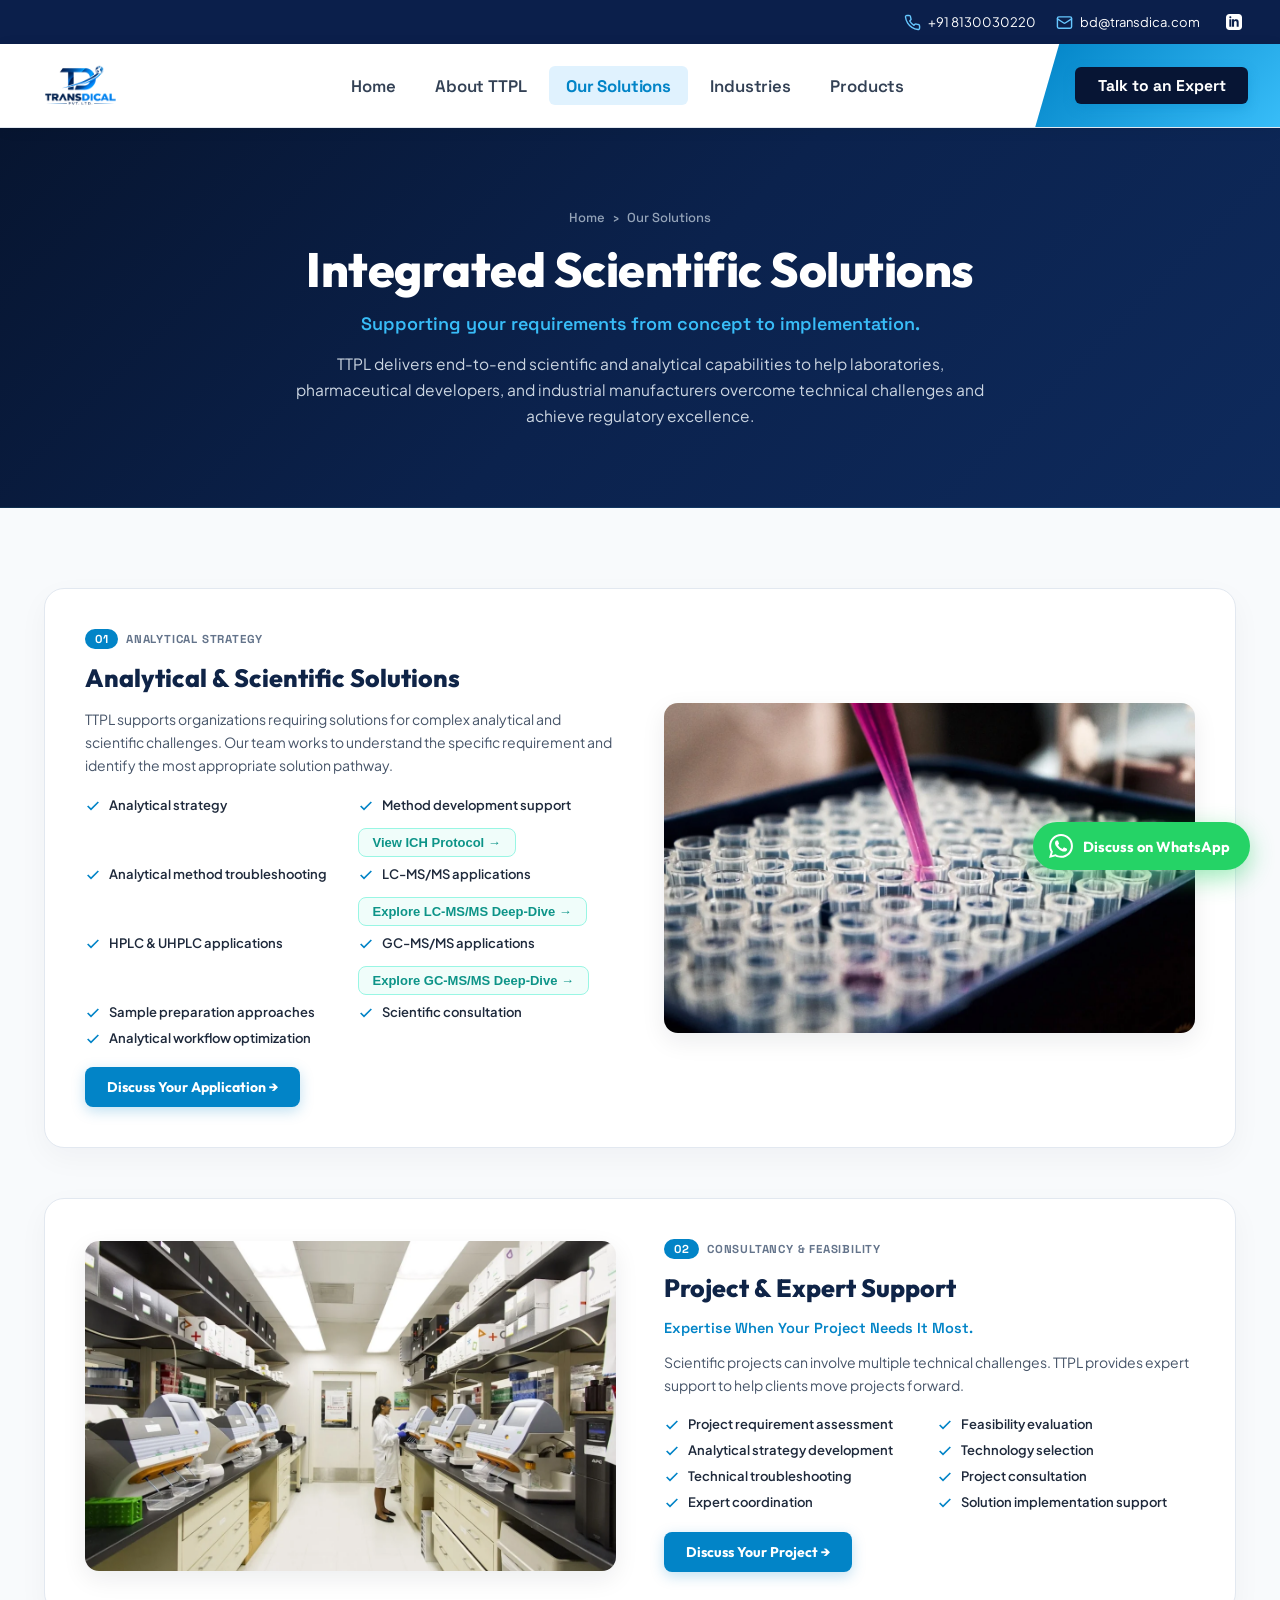
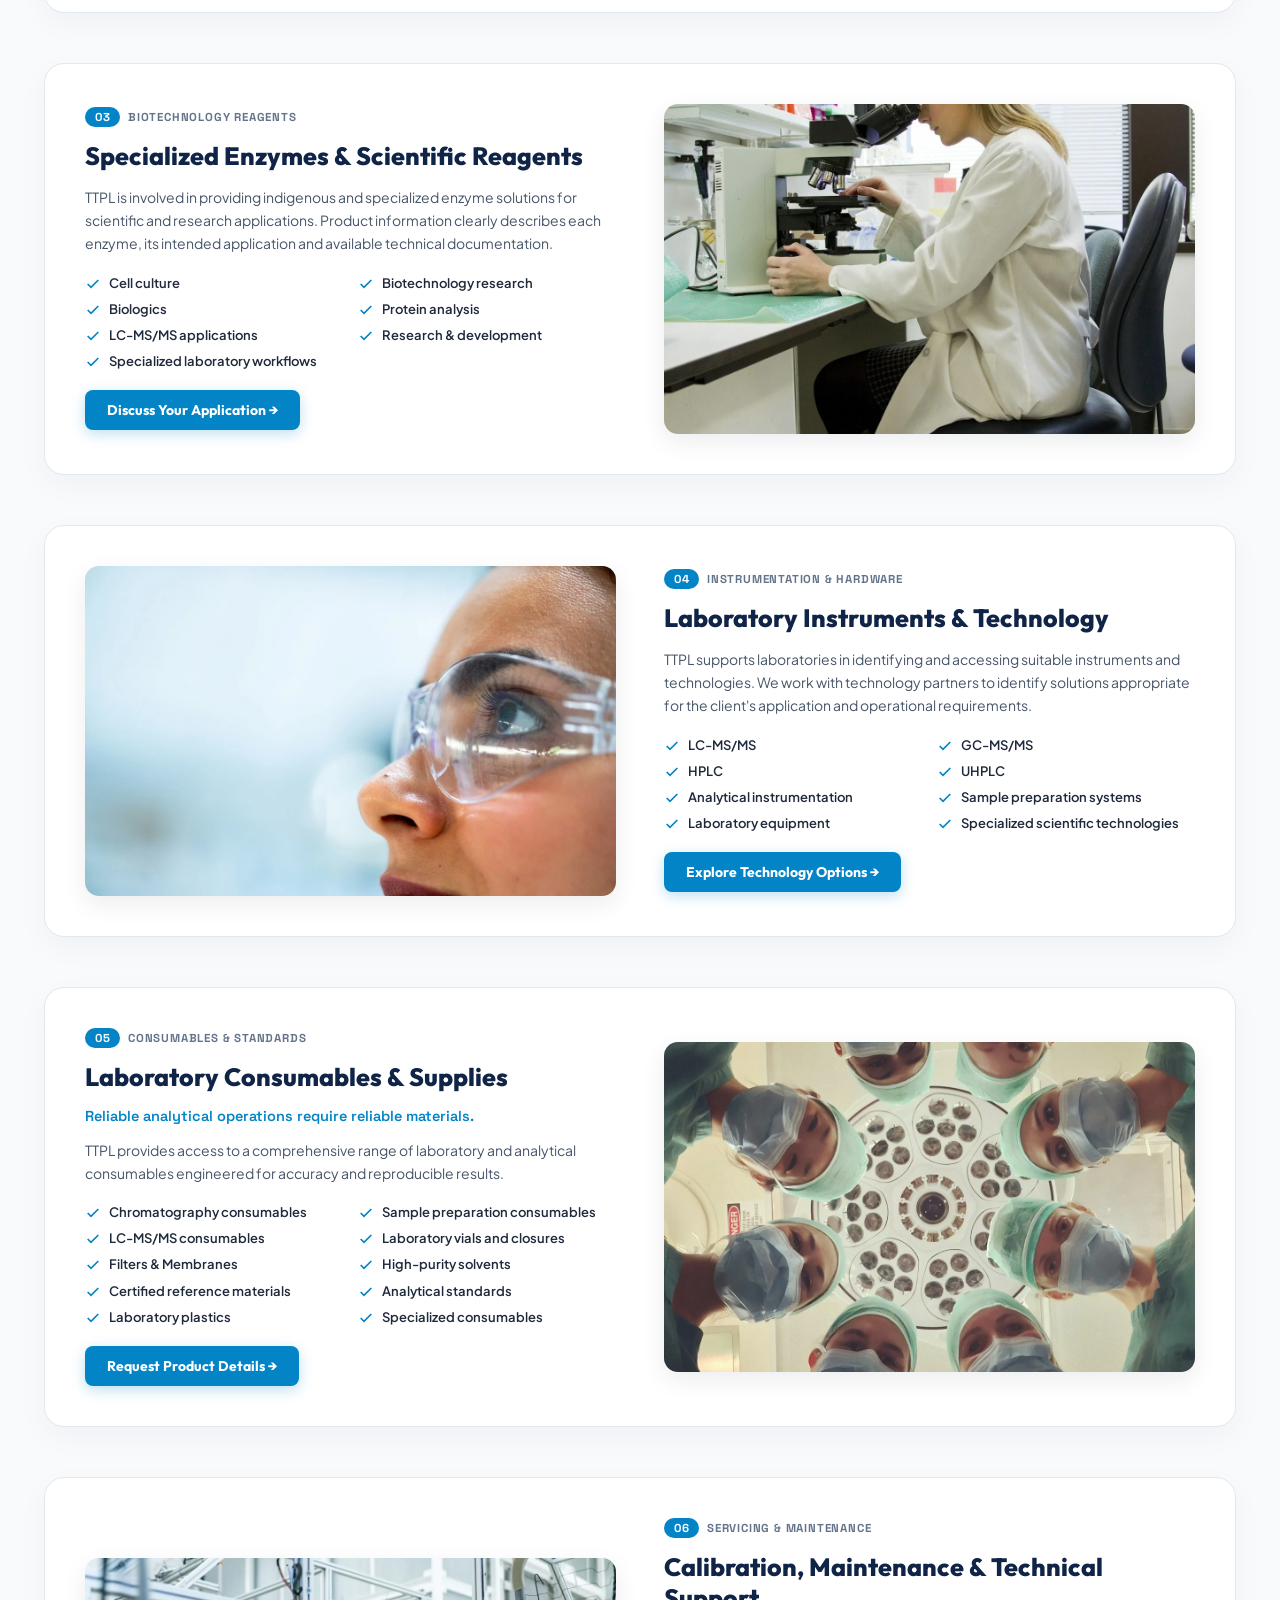
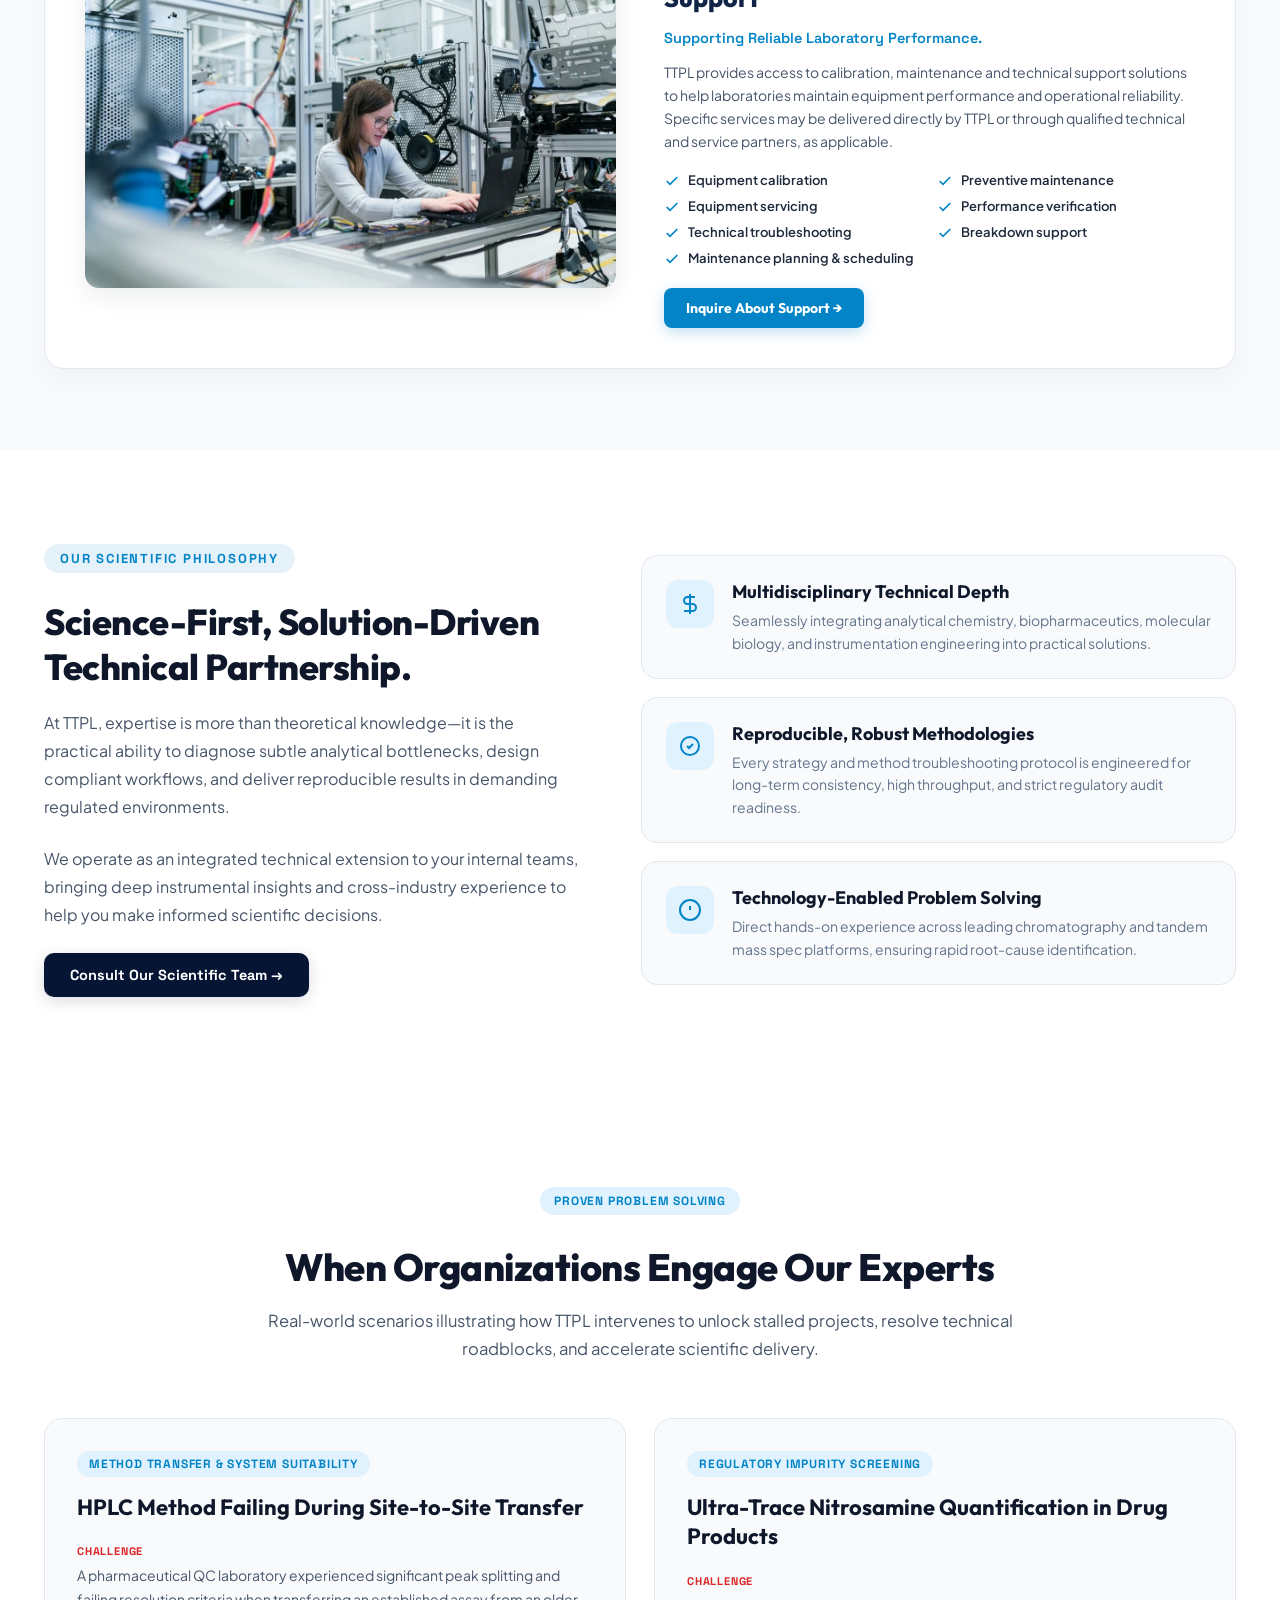
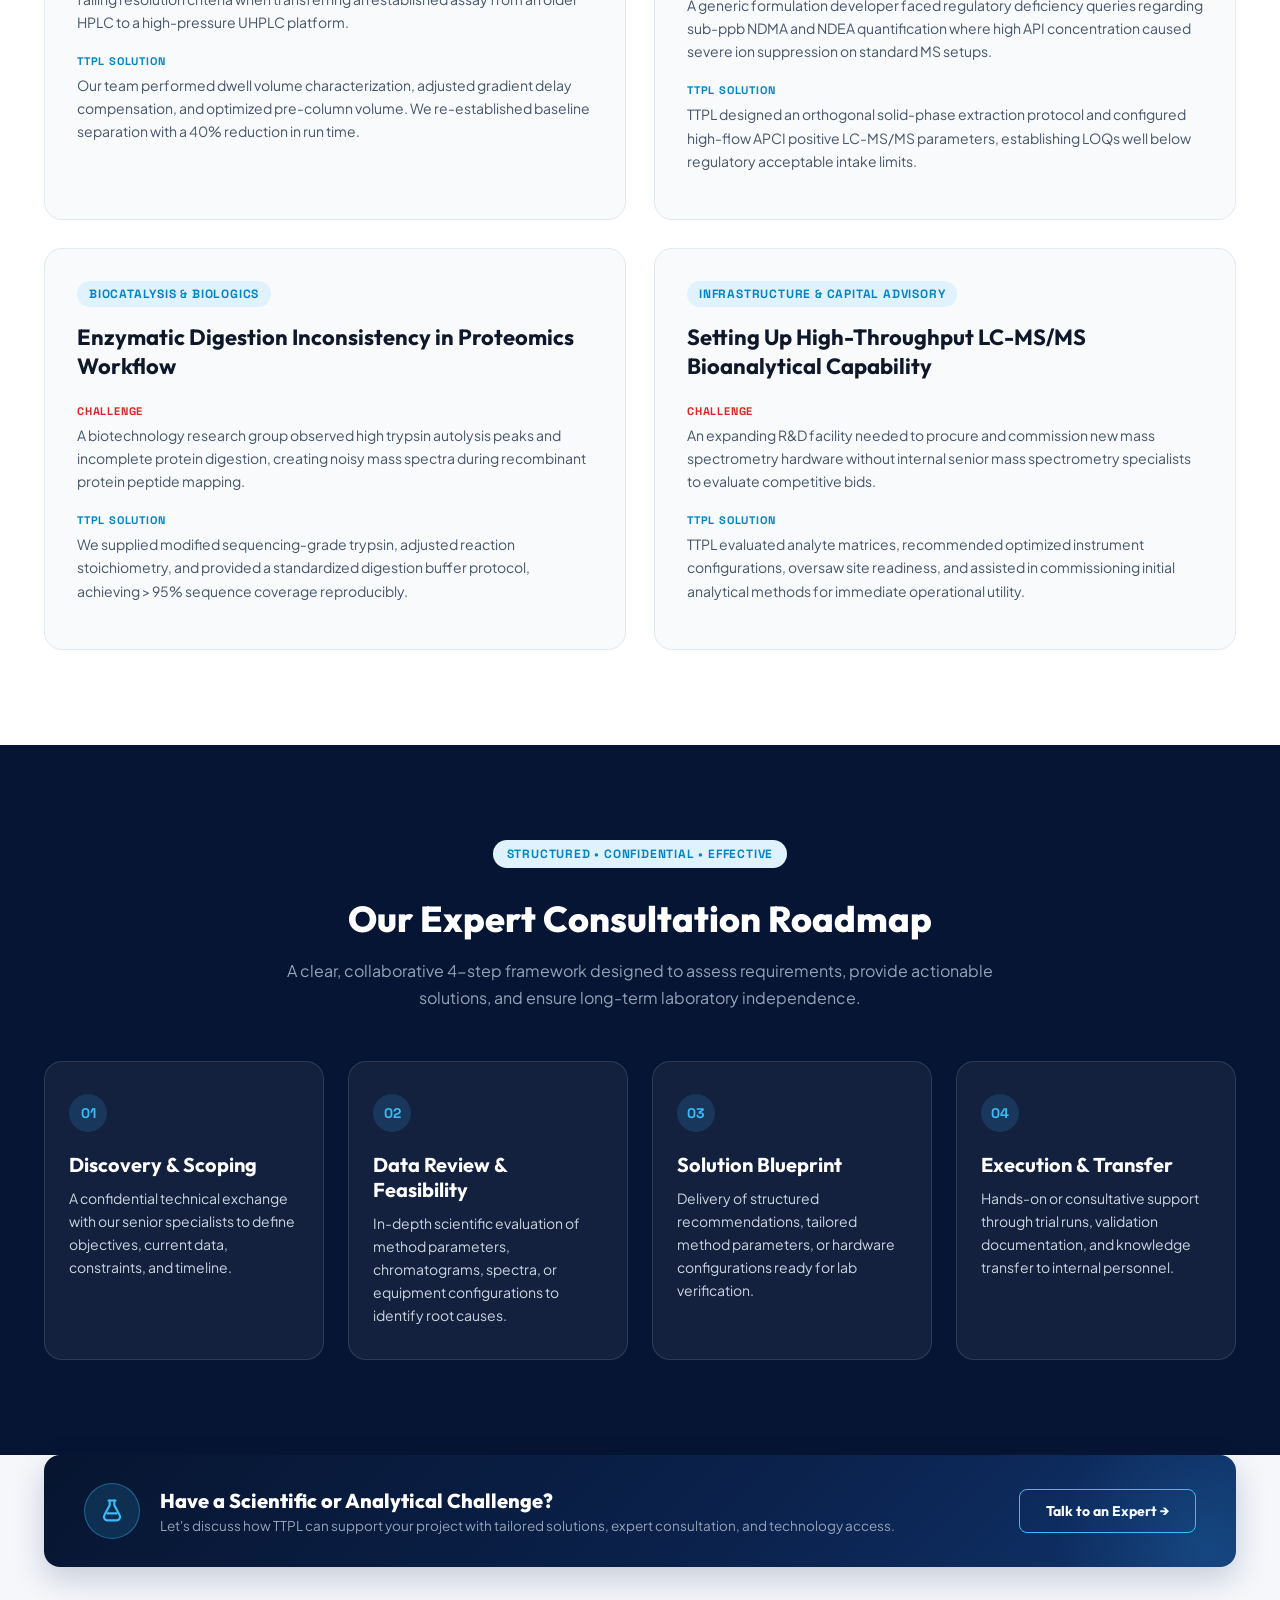
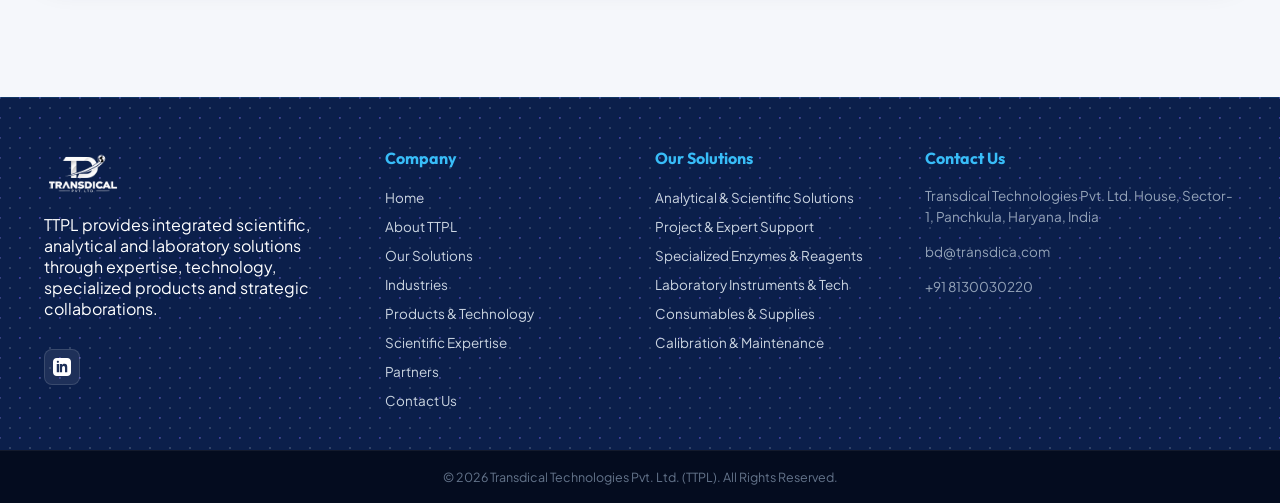
<file: expertise.html>
<!DOCTYPE html>
<html lang="en">

<head>
    <meta charset="UTF-8">
    <meta name="viewport" content="width=device-width, initial-scale=1.0">
    <title>Scientific Expertise &amp; Analytical Method Consulting | Transdica</title>
    <meta name="description"
        content="Partner with Transdica's senior scientific team for mass spectrometry (LC-MS/MS, GC-MS/MS), method optimization, impurity profiling, and regulatory consulting in India.">
    <link rel="canonical" href="https://transdica.com/solutions.html#expertise">
    <meta http-equiv="refresh" content="0; url=./solutions.html#expertise">
    <script>window.location.replace("./solutions.html#expertise");</script>

    <!-- Open Graph / Social Meta -->
    <meta property="og:type" content="website">
    <meta property="og:url" content="https://transdica.com/solutions.html#expertise">
    <meta property="og:title" content="Scientific Expertise &amp; Analytical Method Consulting | Transdica">
    <meta property="og:description"
        content="Deep domain scientific expertise in mass spectrometry, chromatography, regulatory protocols, and impurity profiling.">
    <meta property="og:image" content="https://transdica.com/TT%20logo.png">
    <meta name="twitter:card" content="summary_large_image">
    <meta name="twitter:title" content="Scientific Expertise &amp; Analytical Method Consulting | Transdica">
    <meta name="twitter:description"
        content="Deep domain scientific expertise in mass spectrometry, chromatography, regulatory protocols, and impurity profiling.">
    <meta name="twitter:image" content="https://transdica.com/TT%20logo.png">

    <!-- JSON-LD Structured Data Schema -->
    <script type="application/ld+json">
    {
      "@context": "https://schema.org",
      "@graph": [
        {
          "@type": "BreadcrumbList",
          "itemListElement": [
            {
              "@type": "ListItem",
              "position": 1,
              "name": "Home",
              "item": "https://transdica.com/"
            },
            {
              "@type": "ListItem",
              "position": 2,
              "name": "Expertise",
              "item": "https://transdica.com/expertise.html"
            }
          ]
        },
        {
          "@type": "CollectionPage",
          "@id": "https://transdica.com/expertise.html#collection",
          "url": "https://transdica.com/expertise.html",
          "name": "Scientific & Analytical Domain Expertise",
          "description": "Scientific domain expertise covering Mass Spectrometry, Chromatography, Biologics, Impurity Profiling, and Method Validation.",
          "publisher": {
            "@type": "Organization",
            "name": "Transdical Technologies Pvt. Ltd.",
            "url": "https://transdica.com/"
          }
        }
      ]
    }
    </script>

    <!-- Google Fonts Preconnect -->
    <link rel="preconnect" href="https://fonts.googleapis.com">
    <link rel="preconnect" href="https://fonts.gstatic.com" crossorigin>
    <link
        href="https://fonts.googleapis.com/css2?family=Outfit:wght@400;500;600;700;800;900&family=Plus+Jakarta+Sans:ital,wght@0,400;0,500;0,600;0,700;0,800;1,400&family=Space+Grotesk:wght@500;600;700&display=swap"
        rel="stylesheet">

    <!-- Favicon Links -->
    <link rel="apple-touch-icon" sizes="180x180" href="./TT favicon/apple-touch-icon.png">
    <link rel="icon" type="image/png" sizes="32x32" href="./TT favicon/favicon-32x32.png">
    <link rel="icon" type="image/png" sizes="16x16" href="./TT favicon/favicon-16x16.png">
    <link rel="shortcut icon" href="./TT favicon/favicon.ico">
    <link rel="manifest" href="./TT favicon/site.webmanifest">

    <link rel="stylesheet" href="./style.css">
</head>

<body>

    <!-- ================= PAGE LOADER ================= -->
    <div id="page-loader">
        <div class="loader"></div>
    </div>
    <script>
        window.addEventListener('load', () => {
            const loader = document.getElementById('page-loader');
            loader.classList.add('fade-out');
        });
    </script>

    <!-- ================= TOP BAR ================= -->
    <section class="top-bar">
        <div class="container top-bar-content">
            <div class="top-bar-right">
                <a href="tel:+918130030220" class="top-bar-item" id="top-phone">
                    <svg xmlns="http://www.w3.org/2000/svg" viewBox="0 0 24 24" fill="none" stroke="currentColor"
                        stroke-width="2" stroke-linecap="round" stroke-linejoin="round">
                        <path
                            d="M22 16.92v3a2 2 0 0 1-2.18 2 19.79 19.79 0 0 1-8.63-3.07 19.5 19.5 0 0 1-6-6 19.79 19.79 0 0 1-3.07-8.67A2 2 0 0 1 4.11 2h3a2 2 0 0 1 2 1.72 12.84 12.84 0 0 0 .7 2.81 2 2 0 0 1-.45 2.11L8.09 9.91a16 16 0 0 0 6 6l1.27-1.27a2 2 0 0 1 2.11-.45 12.84 12.84 0 0 0 2.81.7A2 2 0 0 1 22 16.92z" />
                    </svg>
                    <span>+91 8130030220</span>
                </a>
                <a href="mailto:bd@transdica.com" class="top-bar-item" id="top-email">
                    <svg xmlns="http://www.w3.org/2000/svg" viewBox="0 0 24 24" fill="none" stroke="currentColor"
                        stroke-width="2" stroke-linecap="round" stroke-linejoin="round">
                        <rect width="20" height="16" x="2" y="4" rx="2" />
                        <path d="m22 7-8.97 5.7a1.94 1.94 0 0 1-2.06 0L2 7" />
                    </svg>
                    <span>bd@transdica.com</span>
                </a>
                <div class="social-links">
                    <a href="https://www.linkedin.com" target="_blank" rel="noopener noreferrer" aria-label="LinkedIn"
                        id="social-linkedin">
                        <svg viewBox="0 0 24 24" xmlns="http://www.w3.org/2000/svg">
                            <path fill="currentColor"
                                d="M19 0H5C2.2 0 0 2.2 0 5v14c0 2.8 2.2 5 5 5h14c2.8 0 5-2.2 5-5V5c0-2.8-2.2-5-5-5zM8 19H5V8h3v11zM6.5 6.5C5.7 6.5 5 5.8 5 5s.7-1.5 1.5-1.5S8 4.2 8 5s-.7 1.5-1.5 1.5zM19 19h-3v-5.5c0-1.3 0-3-1.8-3-1.8 0-2.1 1.4-2.1 2.9V19H9V8h3v1.5c.4-.9 1.5-1.8 3.2-1.8 3.4 0 3.8 2.2 3.8 5.1V19z" />
                        </svg>
                    </a>
                </div>
            </div>
        </div>
    </section>

      <!-- ================= SPLIT TWO-TONE NAVBAR ================= -->
  <header class="header-09">
    <div class="nav-09">
      <div class="nav-09__left">
        <a href="./index.html" class="nav-09__logo" aria-label="TTPL Home">
          <img src="./TT logo.png" alt="Transdica Logo" class="nav-09__logo-img">
        </a>
      </div>
      <div class="nav-09__center">
        <ul class="nav-09__links">
          <li><a href="./index.html">Home</a></li>
          <li><a href="./about.html">About TTPL</a></li>
          <li><a href="./solutions.html">Our Solutions</a></li>
          <li><a href="./testing.html">Industries</a></li>
          <li><a href="./products.html">Products</a></li>
        </ul>
      </div>
      <div class="nav-09__right">
        <a href="./contact.html" class="nav-09__btn nav-09__btn--dark">Talk to an Expert</a>
      </div>
    </div>

    <!-- Mobile Bar & Menu -->
    <input type="checkbox" id="nav-09-toggle">
    <div class="nav-09__mobile-bar">
      <a href="./index.html" class="nav-09__mobile-logo" aria-label="TTPL Home">
        <img src="./TT logo.png" alt="Transdica Logo" class="nav-09__mobile-logo-img">
      </a>
      <label for="nav-09-toggle" class="nav-09__hamburger" aria-label="Toggle menu">
        <span></span><span></span><span></span>
      </label>
    </div>
    <div class="nav-09__mobile-menu">
      <a href="./index.html">Home</a>
      <a href="./about.html">About TTPL</a>
      <a href="./solutions.html">Our Solutions</a>
      <a href="./testing.html">Industries</a>
      <a href="./products.html">Products</a>
      <a href="./contact.html" class="nav-09__mobile-cta">Talk to an Expert &rarr;</a>
    </div>
  </header>

    <!-- ================================================= -->
    <!--                     HERO                          -->
    <!-- ================================================= -->
    <section class="expertise-hero">
        <div class="expertise-hero-content">
            <div class="expertise-breadcrumb">
                <a href="./index.html">Home</a>
                <span>&rsaquo;</span>
                <span>Expertise</span>
            </div>

            <h1>Deep Scientific &amp; Analytical Domain Expertise</h1>

            <p class="expertise-hero-sub">
                Bridging complex analytical, technical, and regulatory challenges with multidisciplinary capabilities
                across mass spectrometry, advanced separation sciences, bioanalysis, and laboratory optimization.
            </p>
        </div>
    </section>

    <!-- ================================================= -->
    <!--          SECTION 1: OUR APPROACH TO EXPERTISE     -->
    <!-- ================================================= -->
    <section class="expertise-approach-section">
        <div class="container">
            <div class="expertise-approach-grid">
                <div class="expertise-approach-text">
                    <span class="home-section-tag" style="background: rgba(2, 132, 199, 0.1); color: #0284c7; margin-bottom: 14px; width: fit-content;">OUR SCIENTIFIC PHILOSOPHY</span>
                    <h2>Science-First, Solution-Driven Technical Partnership.</h2>
                    <p>
                        At TTPL, expertise is more than theoretical knowledge—it is the practical ability to diagnose
                        subtle analytical bottlenecks, design compliant workflows, and deliver reproducible results
                        in demanding regulated environments.
                    </p>
                    <p>
                        We operate as an integrated technical extension to your internal teams, bringing deep
                        instrumental insights and cross-industry experience to help you make informed scientific decisions.
                    </p>
                    <a href="./contact.html" class="btn-about-link">
                        Consult Our Scientific Team &rarr;
                    </a>
                </div>

                <div class="approach-pillars-stack">
                    <div class="approach-pillar-card">
                        <div class="approach-pillar-icon">
                            <svg viewBox="0 0 24 24" fill="none" stroke="currentColor" stroke-width="2">
                                <path d="M12 2v20M17 5H9.5a3.5 3.5 0 0 0 0 7h5a3.5 3.5 0 0 1 0 7H6" />
                            </svg>
                        </div>
                        <div>
                            <h3>Multidisciplinary Technical Depth</h3>
                            <p>Seamlessly integrating analytical chemistry, biopharmaceutics, molecular biology, and instrumentation engineering into practical solutions.</p>
                        </div>
                    </div>

                    <div class="approach-pillar-card">
                        <div class="approach-pillar-icon">
                            <svg viewBox="0 0 24 24" fill="none" stroke="currentColor" stroke-width="2">
                                <path d="M9 12l2 2 4-4m6 2a9 9 0 11-18 0 9 9 0 0118 0z" />
                            </svg>
                        </div>
                        <div>
                            <h3>Reproducible, Robust Methodologies</h3>
                            <p>Every strategy and method troubleshooting protocol is engineered for long-term consistency, high throughput, and strict regulatory audit readiness.</p>
                        </div>
                    </div>

                    <div class="approach-pillar-card">
                        <div class="approach-pillar-icon">
                            <svg viewBox="0 0 24 24" fill="none" stroke="currentColor" stroke-width="2">
                                <circle cx="12" cy="12" r="10" />
                                <line x1="12" y1="8" x2="12" y2="12" />
                                <line x1="12" y1="16" x2="12.01" y2="16" />
                            </svg>
                        </div>
                        <div>
                            <h3>Technology-Enabled Problem Solving</h3>
                            <p>Direct hands-on experience across leading chromatography and tandem mass spec platforms, ensuring rapid root-cause identification.</p>
                        </div>
                    </div>
                </div>
            </div>
        </div>
    </section>

    <!-- ================================================= -->
    <!--       SECTION 2: 8 SPECIALIZED EXPERTISE DOMAINS  -->
    <!-- ================================================= -->
    <section class="expertise-domains-section" id="domains">
        <div class="products-wrapper">
            <div class="expertise-section-header">
                <span class="category-badge-pill">Core Capabilities</span>
                <h2>8 Specialized Scientific Domains</h2>
                <p>
                    Explore the specialized technical areas where TTPL delivers expert consultation, method development,
                    troubleshooting, and technology solutions.
                </p>
            </div>

            <div class="domains-grid-8">

                <!-- 1. Mass Spectrometry -->
                <div class="domain-card-item">
                    <div class="domain-card-icon-wrap">
                        <svg viewBox="0 0 24 24" fill="none" stroke="currentColor" stroke-width="2">
                            <path d="M22 12h-4l-3 9L9 3l-3 9H2" />
                        </svg>
                    </div>
                    <span class="domain-card-num">Domain 01</span>
                    <h3>Mass Spectrometry</h3>
                    <p class="domain-desc">
                        Advanced tandem mass spectrometry expertise for ultra-trace quantification, unknown structural identification, and complex matrix challenges.
                    </p>
                    <ul class="domain-capabilities-list">
                        <li>
                            <svg viewBox="0 0 24 24" fill="none" stroke="currentColor" stroke-width="2.5"><polyline points="20 6 9 17 4 12"/></svg>
                            <span>LC-MS/MS &amp; GC-MS/MS MRM development</span>
                        </li>
                        <li>
                            <svg viewBox="0 0 24 24" fill="none" stroke="currentColor" stroke-width="2.5"><polyline points="20 6 9 17 4 12"/></svg>
                            <span>Ion source &amp; collision energy optimization</span>
                        </li>
                        <li>
                            <svg viewBox="0 0 24 24" fill="none" stroke="currentColor" stroke-width="2.5"><polyline points="20 6 9 17 4 12"/></svg>
                            <span>Matrix effect &amp; ion suppression remediation</span>
                        </li>
                    </ul>
                    <a href="./contact.html" class="domain-card-link">Discuss MS Challenge &rarr;</a>
                </div>

                <!-- 2. Chromatography -->
                <div class="domain-card-item">
                    <div class="domain-card-icon-wrap">
                        <svg viewBox="0 0 24 24" fill="none" stroke="currentColor" stroke-width="2">
                            <rect x="3" y="3" width="18" height="18" rx="2" ry="2"/>
                            <line x1="3" y1="9" x2="21" y2="9"/>
                            <line x1="9" y1="21" x2="9" y2="9"/>
                        </svg>
                    </div>
                    <span class="domain-card-num">Domain 02</span>
                    <h3>Chromatography</h3>
                    <p class="domain-desc">
                        Comprehensive separation science across HPLC, UHPLC, GC, and Ion Chromatography for high-resolution purity and assay determination.
                    </p>
                    <ul class="domain-capabilities-list">
                        <li>
                            <svg viewBox="0 0 24 24" fill="none" stroke="currentColor" stroke-width="2.5"><polyline points="20 6 9 17 4 12"/></svg>
                            <span>Stationary phase &amp; column chemistry selection</span>
                        </li>
                        <li>
                            <svg viewBox="0 0 24 24" fill="none" stroke="currentColor" stroke-width="2.5"><polyline points="20 6 9 17 4 12"/></svg>
                            <span>Chiral separations &amp; enantiomeric purity</span>
                        </li>
                        <li>
                            <svg viewBox="0 0 24 24" fill="none" stroke="currentColor" stroke-width="2.5"><polyline points="20 6 9 17 4 12"/></svg>
                            <span>Gradient design &amp; run-time compression</span>
                        </li>
                    </ul>
                    <a href="./contact.html" class="domain-card-link">Discuss Chromatography &rarr;</a>
                </div>

                <!-- 3. Pharmaceutical Analysis -->
                <div class="domain-card-item">
                    <div class="domain-card-icon-wrap">
                        <svg viewBox="0 0 24 24" fill="none" stroke="currentColor" stroke-width="2">
                            <path d="M10.5 20.5 3.5 13.5a4.95 4.95 0 1 1 7-7l7 7a4.95 4.95 0 1 1-7 7Z"/>
                            <path d="m8.5 8.5 7 7"/>
                        </svg>
                    </div>
                    <span class="domain-card-num">Domain 03</span>
                    <h3>Pharma Analysis</h3>
                    <p class="domain-desc">
                        Assay development, impurity characterization, degradation pathways, and stability protocol design aligned with pharmacopeial standards.
                    </p>
                    <ul class="domain-capabilities-list">
                        <li>
                            <svg viewBox="0 0 24 24" fill="none" stroke="currentColor" stroke-width="2.5"><polyline points="20 6 9 17 4 12"/></svg>
                            <span>Nitrosamine &amp; mutagenic impurity screening</span>
                        </li>
                        <li>
                            <svg viewBox="0 0 24 24" fill="none" stroke="currentColor" stroke-width="2.5"><polyline points="20 6 9 17 4 12"/></svg>
                            <span>Residual solvents testing (USP &lt;467&gt;)</span>
                        </li>
                        <li>
                            <svg viewBox="0 0 24 24" fill="none" stroke="currentColor" stroke-width="2.5"><polyline points="20 6 9 17 4 12"/></svg>
                            <span>Forced degradation &amp; stability study design</span>
                        </li>
                    </ul>
                    <a href="./contact.html" class="domain-card-link">Inquire on Pharma &rarr;</a>
                </div>

                <!-- 4. Bioanalytical Solutions -->
                <div class="domain-card-item">
                    <div class="domain-card-icon-wrap">
                        <svg viewBox="0 0 24 24" fill="none" stroke="currentColor" stroke-width="2">
                            <path d="M19 14c1.49-1.46 3-3.21 3-5.5A5.5 5.5 0 0 0 16.5 3c-1.76 0-3 .5-4.5 2-1.5-1.5-2.74-2-4.5-2A5.5 5.5 0 0 0 2 8.5c0 2.3 1.5 4.05 3 5.5l7 7Z"/>
                        </svg>
                    </div>
                    <span class="domain-card-num">Domain 04</span>
                    <h3>Bioanalytical Solutions</h3>
                    <p class="domain-desc">
                        Quantification of active drug candidates, metabolites, and biomarkers in complex biological matrices (plasma, serum, tissue).
                    </p>
                    <ul class="domain-capabilities-list">
                        <li>
                            <svg viewBox="0 0 24 24" fill="none" stroke="currentColor" stroke-width="2.5"><polyline points="20 6 9 17 4 12"/></svg>
                            <span>High-recovery SPE, PPT &amp; SLE sample cleanup</span>
                        </li>
                        <li>
                            <svg viewBox="0 0 24 24" fill="none" stroke="currentColor" stroke-width="2.5"><polyline points="20 6 9 17 4 12"/></svg>
                            <span>PK/PD assay method development</span>
                        </li>
                        <li>
                            <svg viewBox="0 0 24 24" fill="none" stroke="currentColor" stroke-width="2.5"><polyline points="20 6 9 17 4 12"/></svg>
                            <span>ICH M10 bioanalytical validation guidance</span>
                        </li>
                    </ul>
                    <a href="./contact.html" class="domain-card-link">Discuss Bioanalysis &rarr;</a>
                </div>

                <!-- 5. Biologics & Biotechnology -->
                <div class="domain-card-item">
                    <div class="domain-card-icon-wrap">
                        <svg viewBox="0 0 24 24" fill="none" stroke="currentColor" stroke-width="2">
                            <path d="M4 19.5A2.5 2.5 0 0 1 6.5 17H20"/>
                            <path d="M6.5 2H20v20H6.5A2.5 2.5 0 0 1 4 19.5v-15A2.5 2.5 0 0 1 6.5 2z"/>
                        </svg>
                    </div>
                    <span class="domain-card-num">Domain 05</span>
                    <h3>Biologics &amp; Biotech</h3>
                    <p class="domain-desc">
                        Structural characterization, purity profiling, and intact mass determination for recombinant proteins, peptides, and monoclonal antibodies.
                    </p>
                    <ul class="domain-capabilities-list">
                        <li>
                            <svg viewBox="0 0 24 24" fill="none" stroke="currentColor" stroke-width="2.5"><polyline points="20 6 9 17 4 12"/></svg>
                            <span>Peptide mapping &amp; PTM identification</span>
                        </li>
                        <li>
                            <svg viewBox="0 0 24 24" fill="none" stroke="currentColor" stroke-width="2.5"><polyline points="20 6 9 17 4 12"/></svg>
                            <span>Enzymatic activity &amp; kinetic assays</span>
                        </li>
                        <li>
                            <svg viewBox="0 0 24 24" fill="none" stroke="currentColor" stroke-width="2.5"><polyline points="20 6 9 17 4 12"/></svg>
                            <span>Charge variant &amp; aggregation analysis (SEC)</span>
                        </li>
                    </ul>
                    <a href="./contact.html" class="domain-card-link">Inquire on Biologics &rarr;</a>
                </div>

                <!-- 6. Cell Culture & Enzymes -->
                <div class="domain-card-item">
                    <div class="domain-card-icon-wrap">
                        <svg viewBox="0 0 24 24" fill="none" stroke="currentColor" stroke-width="2">
                            <path d="M12 22s8-4 8-10V5l-8-3-8 3v7c0 6 8 10 8 10z"/>
                        </svg>
                    </div>
                    <span class="domain-card-num">Domain 06</span>
                    <h3>Cell Culture &amp; Enzymes</h3>
                    <p class="domain-desc">
                        Specialized enzyme integration, biocatalysis optimization, media component profiling, and bioprocess enhancement.
                    </p>
                    <ul class="domain-capabilities-list">
                        <li>
                            <svg viewBox="0 0 24 24" fill="none" stroke="currentColor" stroke-width="2.5"><polyline points="20 6 9 17 4 12"/></svg>
                            <span>Indigenous enzyme selection &amp; sourcing</span>
                        </li>
                        <li>
                            <svg viewBox="0 0 24 24" fill="none" stroke="currentColor" stroke-width="2.5"><polyline points="20 6 9 17 4 12"/></svg>
                            <span>Cell culture buffer &amp; feed optimization</span>
                        </li>
                        <li>
                            <svg viewBox="0 0 24 24" fill="none" stroke="currentColor" stroke-width="2.5"><polyline points="20 6 9 17 4 12"/></svg>
                            <span>Enzyme cleavage protocol development</span>
                        </li>
                    </ul>
                    <a href="./contact.html" class="domain-card-link">Discuss Enzymes &rarr;</a>
                </div>

                <!-- 7. Method Remediation & Troubleshooting -->
                <div class="domain-card-item">
                    <div class="domain-card-icon-wrap">
                        <svg viewBox="0 0 24 24" fill="none" stroke="currentColor" stroke-width="2">
                            <path d="M14.7 6.3a1 1 0 0 0 0 1.4l1.6 1.6a1 1 0 0 0 1.4 0l3.77-3.77a6 6 0 0 1-7.94 7.94l-6.91 6.91a2.12 2.12 0 0 1-3-3l6.91-6.91a6 6 0 0 1 7.94-7.94l-3.76 3.76z"/>
                        </svg>
                    </div>
                    <span class="domain-card-num">Domain 07</span>
                    <h3>Method Troubleshooting</h3>
                    <p class="domain-desc">
                        Rapid scientific diagnosis and root-cause resolution for failing methods, system suitability issues, and unexplainable chromatographic anomalies.
                    </p>
                    <ul class="domain-capabilities-list">
                        <li>
                            <svg viewBox="0 0 24 24" fill="none" stroke="currentColor" stroke-width="2.5"><polyline points="20 6 9 17 4 12"/></svg>
                            <span>Peak fronting, tailing &amp; ghost peak resolution</span>
                        </li>
                        <li>
                            <svg viewBox="0 0 24 24" fill="none" stroke="currentColor" stroke-width="2.5"><polyline points="20 6 9 17 4 12"/></svg>
                            <span>Method transfer cross-lab discordance fix</span>
                        </li>
                        <li>
                            <svg viewBox="0 0 24 24" fill="none" stroke="currentColor" stroke-width="2.5"><polyline points="20 6 9 17 4 12"/></svg>
                            <span>Baseline noise &amp; drift stabilization</span>
                        </li>
                    </ul>
                    <a href="./contact.html" class="domain-card-link">Resolve Method Issues &rarr;</a>
                </div>

                <!-- 8. Lab Technology & Workflow -->
                <div class="domain-card-item">
                    <div class="domain-card-icon-wrap">
                        <svg viewBox="0 0 24 24" fill="none" stroke="currentColor" stroke-width="2">
                            <circle cx="12" cy="12" r="3"/>
                            <path d="M19.4 15a1.65 1.65 0 0 0 .33 1.82l.06.06a2 2 0 0 1 0 2.83 2 2 0 0 1-2.83 0l-.06-.06a1.65 1.65 0 0 0-1.82-.33 1.65 1.65 0 0 0-1 1.51V21a2 2 0 0 1-2 2 2 2 0 0 1-2-2v-.09A1.65 1.65 0 0 0 9 19.4a1.65 1.65 0 0 0-1.82.33l-.06.06a2 2 0 0 1-2.83 0 2 2 0 0 1 0-2.83l.06-.06a1.65 1.65 0 0 0 .33-1.82 1.65 1.65 0 0 0-1.51-1H3a2 2 0 0 1-2-2 2 2 0 0 1 2-2h.09A1.65 1.65 0 0 0 4.6 9a1.65 1.65 0 0 0-.33-1.82l-.06-.06a2 2 0 0 1 0-2.83 2 2 0 0 1 2.83 0l.06.06a1.65 1.65 0 0 0 1.82.33H9a1.65 1.65 0 0 0 1-1.51V3a2 2 0 0 1 2-2 2 2 0 0 1 2 2v.09a1.65 1.65 0 0 0 1 1.51 1.65 1.65 0 0 0 1.82-.33l.06-.06a2 2 0 0 1 2.83 0 2 2 0 0 1 0 2.83l-.06.06a1.65 1.65 0 0 0-.33 1.82V9a1.65 1.65 0 0 0 1.51 1H21a2 2 0 0 1 2 2 2 2 0 0 1-2 2h-.09a1.65 1.65 0 0 0-1.51 1z"/>
                        </svg>
                    </div>
                    <span class="domain-card-num">Domain 08</span>
                    <h3>Workflow Optimization</h3>
                    <p class="domain-desc">
                        Instrumentation selection advisory, sample preparation automation, and laboratory operational throughput enhancements.
                    </p>
                    <ul class="domain-capabilities-list">
                        <li>
                            <svg viewBox="0 0 24 24" fill="none" stroke="currentColor" stroke-width="2.5"><polyline points="20 6 9 17 4 12"/></svg>
                            <span>Hardware requirement assessment &amp; sizing</span>
                        </li>
                        <li>
                            <svg viewBox="0 0 24 24" fill="none" stroke="currentColor" stroke-width="2.5"><polyline points="20 6 9 17 4 12"/></svg>
                            <span>Throughput bottlenecks identification</span>
                        </li>
                        <li>
                            <svg viewBox="0 0 24 24" fill="none" stroke="currentColor" stroke-width="2.5"><polyline points="20 6 9 17 4 12"/></svg>
                            <span>GLP/GMP compliant data flow integration</span>
                        </li>
                    </ul>
                    <a href="./contact.html" class="domain-card-link">Optimize Workflow &rarr;</a>
                </div>

            </div>
        </div>
    </section>

    <!-- ================================================= -->
    <!--       SECTION 3: REAL-WORLD SCENARIOS WE SOLVE    -->
    <!-- ================================================= -->
    <section class="expertise-scenarios-section">
        <div class="products-wrapper">
            <div class="expertise-section-header">
                <span class="about-vm-badge">Proven Problem Solving</span>
                <h2>When Organizations Engage Our Experts</h2>
                <p>
                    Real-world scenarios illustrating how TTPL intervenes to unlock stalled projects, resolve technical
                    roadblocks, and accelerate scientific delivery.
                </p>
            </div>

            <div class="scenarios-grid-4">

                <!-- Scenario 1 -->
                <div class="scenario-card-item">
                    <span class="scenario-header-tag">Method Transfer &amp; System Suitability</span>
                    <h3>HPLC Method Failing During Site-to-Site Transfer</h3>
                    <div class="scenario-block-box">
                        <div class="scenario-label-wrap challenge">
                            <span>Challenge</span>
                        </div>
                        <p>
                            A pharmaceutical QC laboratory experienced significant peak splitting and failing resolution
                            criteria when transferring an established assay from an older HPLC to a high-pressure UHPLC platform.
                        </p>
                    </div>
                    <div class="scenario-block-box">
                        <div class="scenario-label-wrap solution">
                            <span>TTPL Solution</span>
                        </div>
                        <p>
                            Our team performed dwell volume characterization, adjusted gradient delay compensation, and
                            optimized pre-column volume. We re-established baseline separation with a 40% reduction in run time.
                        </p>
                    </div>
                </div>

                <!-- Scenario 2 -->
                <div class="scenario-card-item">
                    <span class="scenario-header-tag">Regulatory Impurity Screening</span>
                    <h3>Ultra-Trace Nitrosamine Quantification in Drug Products</h3>
                    <div class="scenario-block-box">
                        <div class="scenario-label-wrap challenge">
                            <span>Challenge</span>
                        </div>
                        <p>
                            A generic formulation developer faced regulatory deficiency queries regarding sub-ppb NDMA and
                            NDEA quantification where high API concentration caused severe ion suppression on standard MS setups.
                        </p>
                    </div>
                    <div class="scenario-block-box">
                        <div class="scenario-label-wrap solution">
                            <span>TTPL Solution</span>
                        </div>
                        <p>
                            TTPL designed an orthogonal solid-phase extraction protocol and configured high-flow APCI positive
                            LC-MS/MS parameters, establishing LOQs well below regulatory acceptable intake limits.
                        </p>
                    </div>
                </div>

                <!-- Scenario 3 -->
                <div class="scenario-card-item">
                    <span class="scenario-header-tag">Biocatalysis &amp; Biologics</span>
                    <h3>Enzymatic Digestion Inconsistency in Proteomics Workflow</h3>
                    <div class="scenario-block-box">
                        <div class="scenario-label-wrap challenge">
                            <span>Challenge</span>
                        </div>
                        <p>
                            A biotechnology research group observed high trypsin autolysis peaks and incomplete protein
                            digestion, creating noisy mass spectra during recombinant protein peptide mapping.
                        </p>
                    </div>
                    <div class="scenario-block-box">
                        <div class="scenario-label-wrap solution">
                            <span>TTPL Solution</span>
                        </div>
                        <p>
                            We supplied modified sequencing-grade trypsin, adjusted reaction stoichiometry, and provided a
                            standardized digestion buffer protocol, achieving &gt; 95% sequence coverage reproducibly.
                        </p>
                    </div>
                </div>

                <!-- Scenario 4 -->
                <div class="scenario-card-item">
                    <span class="scenario-header-tag">Infrastructure &amp; Capital Advisory</span>
                    <h3>Setting Up High-Throughput LC-MS/MS Bioanalytical Capability</h3>
                    <div class="scenario-block-box">
                        <div class="scenario-label-wrap challenge">
                            <span>Challenge</span>
                        </div>
                        <p>
                            An expanding R&amp;D facility needed to procure and commission new mass spectrometry hardware
                            without internal senior mass spectrometry specialists to evaluate competitive bids.
                        </p>
                    </div>
                    <div class="scenario-block-box">
                        <div class="scenario-label-wrap solution">
                            <span>TTPL Solution</span>
                        </div>
                        <p>
                            TTPL evaluated analyte matrices, recommended optimized instrument configurations, oversaw site
                            readiness, and assisted in commissioning initial analytical methods for immediate operational utility.
                        </p>
                    </div>
                </div>

            </div>
        </div>
    </section>

    <!-- ================================================= -->
    <!--       SECTION 4: CONSULTATION WORKFLOW            -->
    <!-- ================================================= -->
    <section class="expertise-workflow-section">
        <div class="products-wrapper">
            <div class="procure-pathway-header">
                <span class="about-vm-badge">Structured &bull; Confidential &bull; Effective</span>
                <h2>Our Expert Consultation Roadmap</h2>
                <p>
                    A clear, collaborative 4-step framework designed to assess requirements, provide actionable solutions,
                    and ensure long-term laboratory independence.
                </p>
            </div>

            <div class="workflow-steps-grid">
                <!-- Step 1 -->
                <div class="workflow-step-card">
                    <div class="workflow-step-num">01</div>
                    <h3>Discovery &amp; Scoping</h3>
                    <p>
                        A confidential technical exchange with our senior specialists to define objectives, current data, constraints, and timeline.
                    </p>
                </div>

                <!-- Step 2 -->
                <div class="workflow-step-card">
                    <div class="workflow-step-num">02</div>
                    <h3>Data Review &amp; Feasibility</h3>
                    <p>
                        In-depth scientific evaluation of method parameters, chromatograms, spectra, or equipment configurations to identify root causes.
                    </p>
                </div>

                <!-- Step 3 -->
                <div class="workflow-step-card">
                    <div class="workflow-step-num">03</div>
                    <h3>Solution Blueprint</h3>
                    <p>
                        Delivery of structured recommendations, tailored method parameters, or hardware configurations ready for lab verification.
                    </p>
                </div>

                <!-- Step 4 -->
                <div class="workflow-step-card">
                    <div class="workflow-step-num">04</div>
                    <h3>Execution &amp; Transfer</h3>
                    <p>
                        Hands-on or consultative support through trial runs, validation documentation, and knowledge transfer to internal personnel.
                    </p>
                </div>
            </div>
        </div>
    </section>

    <!-- ================================================= -->
    <!--                     CTA BANNER                    -->
    <!-- ================================================= -->
    <div class="products-wrapper" style="padding: 70px 24px;">
        <section class="testing-cta-banner">
            <div class="testing-cta-left">
                <div class="testing-cta-icon">
                    <svg viewBox="0 0 24 24" fill="none" stroke="currentColor" stroke-width="1.8" stroke-linecap="round"
                        stroke-linejoin="round">
                        <path d="M9 3h6" />
                        <path d="M10 3v4l-4.5 8.5A3 3 0 0 0 8.2 20h7.6a3 3 0 0 0 2.7-4.5L14 7V3" />
                        <path d="M8 14h8" />
                    </svg>
                </div>
                <div class="testing-cta-text">
                    <h3>Have a Specialized Analytical or Technical Question?</h3>
                    <p>Schedule a confidential consultation with our senior scientific team to discuss your project requirements.</p>
                </div>
            </div>

            <a href="./contact.html" class="testing-cta-btn">
                Talk to an Expert &rarr;
            </a>
        </section>
    </div>

    <!-- ================================================= -->
    <!--                     FOOTER                        -->
    <!-- ================================================= -->
    <footer>
        <div class="footer-container">
            <!-- Column 1: Brand Info -->
            <div class="footer-col footer-brand-col">
                <img class="footer-logo" src="./TT logo white.png" alt="Transdical Technologies Pvt. Ltd. Logo">
                <p class="footer-desc">
                    TTPL provides integrated scientific, analytical and laboratory solutions through expertise, technology, specialized products and strategic collaborations.
                </p>
                <div class="footer-social">
                    <a href="https://www.linkedin.com" target="_blank" rel="noopener noreferrer" aria-label="LinkedIn">
                        <svg viewBox="0 0 24 24" width="20" height="20" fill="currentColor">
                            <path d="M19 0H5C2.2 0 0 2.2 0 5v14c0 2.8 2.2 5 5 5h14c2.8 0 5-2.2 5-5V5c0-2.8-2.2-5-5-5zM8 19H5V8h3v11zM6.5 6.5C5.7 6.5 5 5.8 5 5s.7-1.5 1.5-1.5S8 4.2 8 5s-.7 1.5-1.5 1.5zM19 19h-3v-5.5c0-1.3 0-3-1.8-3-1.8 0-2.1 1.4-2.1 2.9V19H9V8h3v1.5c.4-.9 1.5-1.8 3.2-1.8 3.4 0 3.8 2.2 3.8 5.1V19z" />
                        </svg>
                    </a>
                </div>
            </div>

            <!-- Column 2: Quick Links -->
            <div class="footer-col">
                <h3 class="footer-heading">Company</h3>
                <ul class="footer-links">
                    <li><a href="./index.html">Home</a></li>
                    <li><a href="./about.html">About TTPL</a></li>
                    <li><a href="./solutions.html">Our Solutions</a></li>
          <li><a href="./testing.html">Tasks / Testing</a></li>
                    <li><a href="./industries.html">Industries</a></li>
                    <li><a href="./products.html">Products &amp; Technology</a></li>
                    <li><a href="./solutions.html#expertise">Scientific Expertise</a></li>
                    <li><a href="./partners.html">Partners</a></li>
                    <li><a href="./contact.html">Contact Us</a></li>
                </ul>
            </div>

            <!-- Column 3: Solutions -->
            <div class="footer-col">
                <h3 class="footer-heading">Our Solutions</h3>
                <ul class="footer-links">
                    <li><a href="./solutions.html#analytical-solutions">Analytical &amp; Scientific Solutions</a></li>
                    <li><a href="./solutions.html#project-support">Project &amp; Expert Support</a></li>
                    <li><a href="./solutions.html#enzymes-reagents">Specialized Enzymes &amp; Reagents</a></li>
                    <li><a href="./solutions.html#instruments-technology">Laboratory Instruments &amp; Tech</a></li>
                    <li><a href="./solutions.html#laboratory-consumables">Consumables &amp; Supplies</a></li>
                    <li><a href="./solutions.html#calibration-maintenance">Calibration &amp; Maintenance</a></li>
                </ul>
            </div>

            <!-- Column 4: Contact info -->
            <div class="footer-col">
                <h3 class="footer-contact-heading">Contact Us</h3>
                <p class="footer-text">Transdical Technologies Pvt. Ltd. House, Sector-1, Panchkula, Haryana, India</p>
                <p class="footer-text">
                    <a href="mailto:bd@transdica.com" style="color: inherit; text-decoration: none;">bd@transdica.com</a>
                </p>
                <p class="footer-text">
                    <a href="tel:+918130030220" style="color: inherit; text-decoration: none;">+91 8130030220</a>
                </p>
            </div>
        </div>

        <!-- Copyright -->
        <div class="footer-bottom">
            <p>&copy; 2026 Transdical Technologies Pvt. Ltd. (TTPL). All Rights Reserved.</p>
        </div>
    </footer>

    <!-- ================= FLOATING WHATSAPP BUTTON ================= -->
    <a href="https://wa.me/918130030220?text=Hello%20TTPL%20Team%2C%20I%20would%20like%20to%20consult%20an%20expert%20regarding%20a%20scientific%20solution."
        class="whatsapp-float-btn" target="_blank" rel="noopener noreferrer" aria-label="Consult an Expert on WhatsApp"
        id="floating-whatsapp-btn">
        <svg viewBox="0 0 24 24">
            <path
                d="M.057 24l1.687-6.163c-1.041-1.804-1.588-3.849-1.587-5.946.003-6.556 5.338-11.891 11.893-11.891 3.181.001 6.167 1.24 8.413 3.488 2.245 2.248 3.481 5.236 3.48 8.414-.003 6.557-5.338 11.892-11.893 11.892-1.99-.001-3.951-.5-5.688-1.448l-6.305 1.654zm6.597-3.807c1.676.995 3.276 1.591 5.392 1.592 5.448 0 9.886-4.434 9.889-9.885.002-5.462-4.415-9.89-9.881-9.892-5.452 0-9.887 4.434-9.889 9.884-.001 2.225.651 3.891 1.746 5.634l-.999 3.648 3.742-.981zm11.387-5.464c-.074-.124-.272-.198-.57-.347-.297-.149-1.758-.868-2.031-.967-.272-.099-.47-.149-.669.149-.198.297-.768.967-.941 1.165-.173.198-.347.223-.644.074-.297-.149-1.255-.462-2.39-1.475-.883-.788-1.48-1.761-1.653-2.059-.173-.297-.018-.458.13-.606.134-.133.297-.347.446-.521.151-.172.2-.296.3-.495.099-.198.05-.372-.025-.521-.075-.148-.669-1.611-.916-2.206-.242-.579-.487-.501-.669-.51l-.57-.01c-.198 0-.52.074-.792.372s-1.04 1.016-1.04 2.479 1.065 2.876 1.213 3.074c.149.198 2.095 3.2 5.076 4.487.709.306 1.263.489 1.694.626.712.226 1.36.194 1.872.118.571-.085 1.758-.719 2.006-1.413.248-.695.248-1.29.173-1.414z" />
        </svg>
        <span>Discuss with an Expert</span>
    </a>

    <!-- Mobile Menu Navigation Toggle Script -->
    <script>
        const nav09Toggle = document.getElementById('nav-09-toggle');
        if (nav09Toggle) {
            document.querySelectorAll('.nav-09__mobile-menu a').forEach(function(link) {
                link.addEventListener('click', function() {
                    nav09Toggle.checked = false;
                });
            });
        }

        const menuToggle = document.querySelector('.menu-toggle');
        const navUl = document.querySelector('header nav ul');
        if (menuToggle && navUl) {
            menuToggle.addEventListener('click', function () {
                menuToggle.classList.toggle('active');
                navUl.classList.toggle('active');
            });

            document.addEventListener('click', function (e) {
                if (!navUl.contains(e.target) && !menuToggle.contains(e.target)) {
                    menuToggle.classList.remove('active');
                    navUl.classList.remove('active');
                }
            });

            navUl.querySelectorAll('a').forEach(function (link) {
                link.addEventListener('click', function () {
                    menuToggle.classList.remove('active');
                    navUl.classList.remove('active');
                });
            });
        }
    </script>
</body>

</html>
</file>
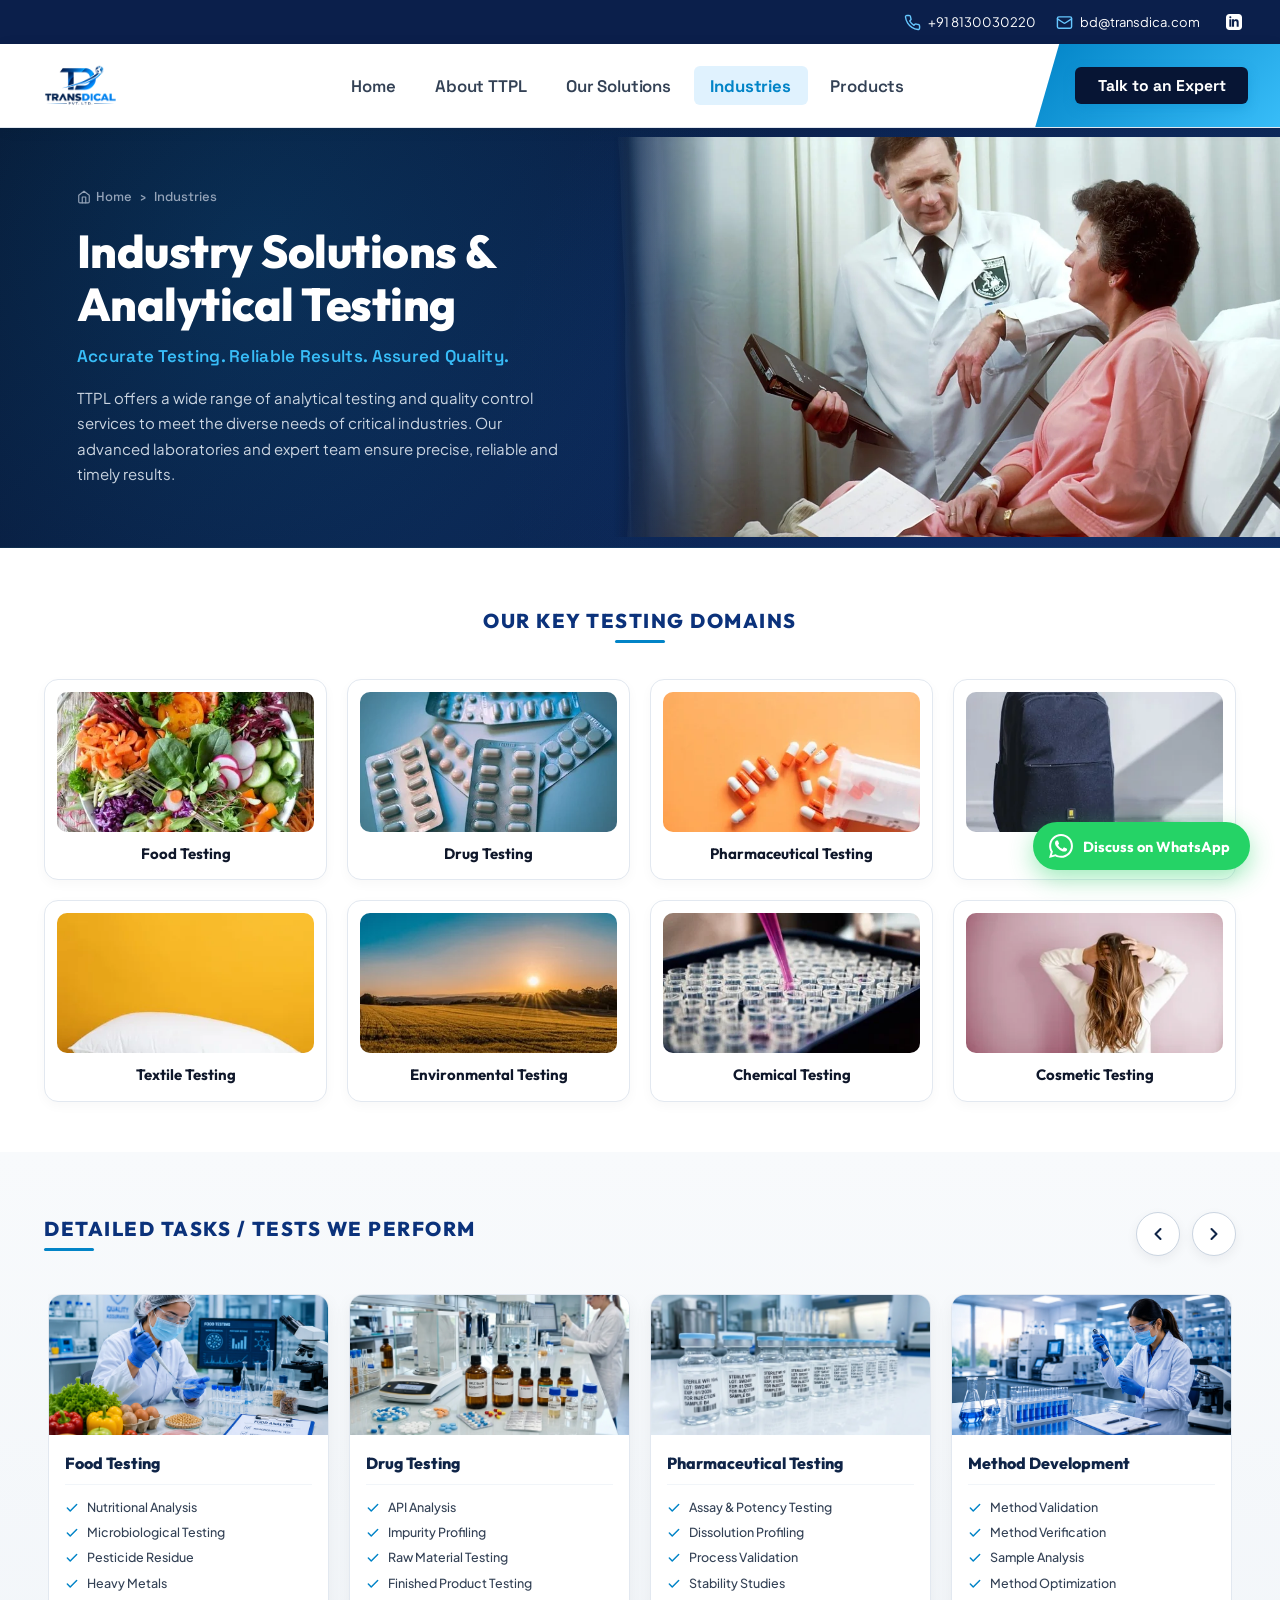
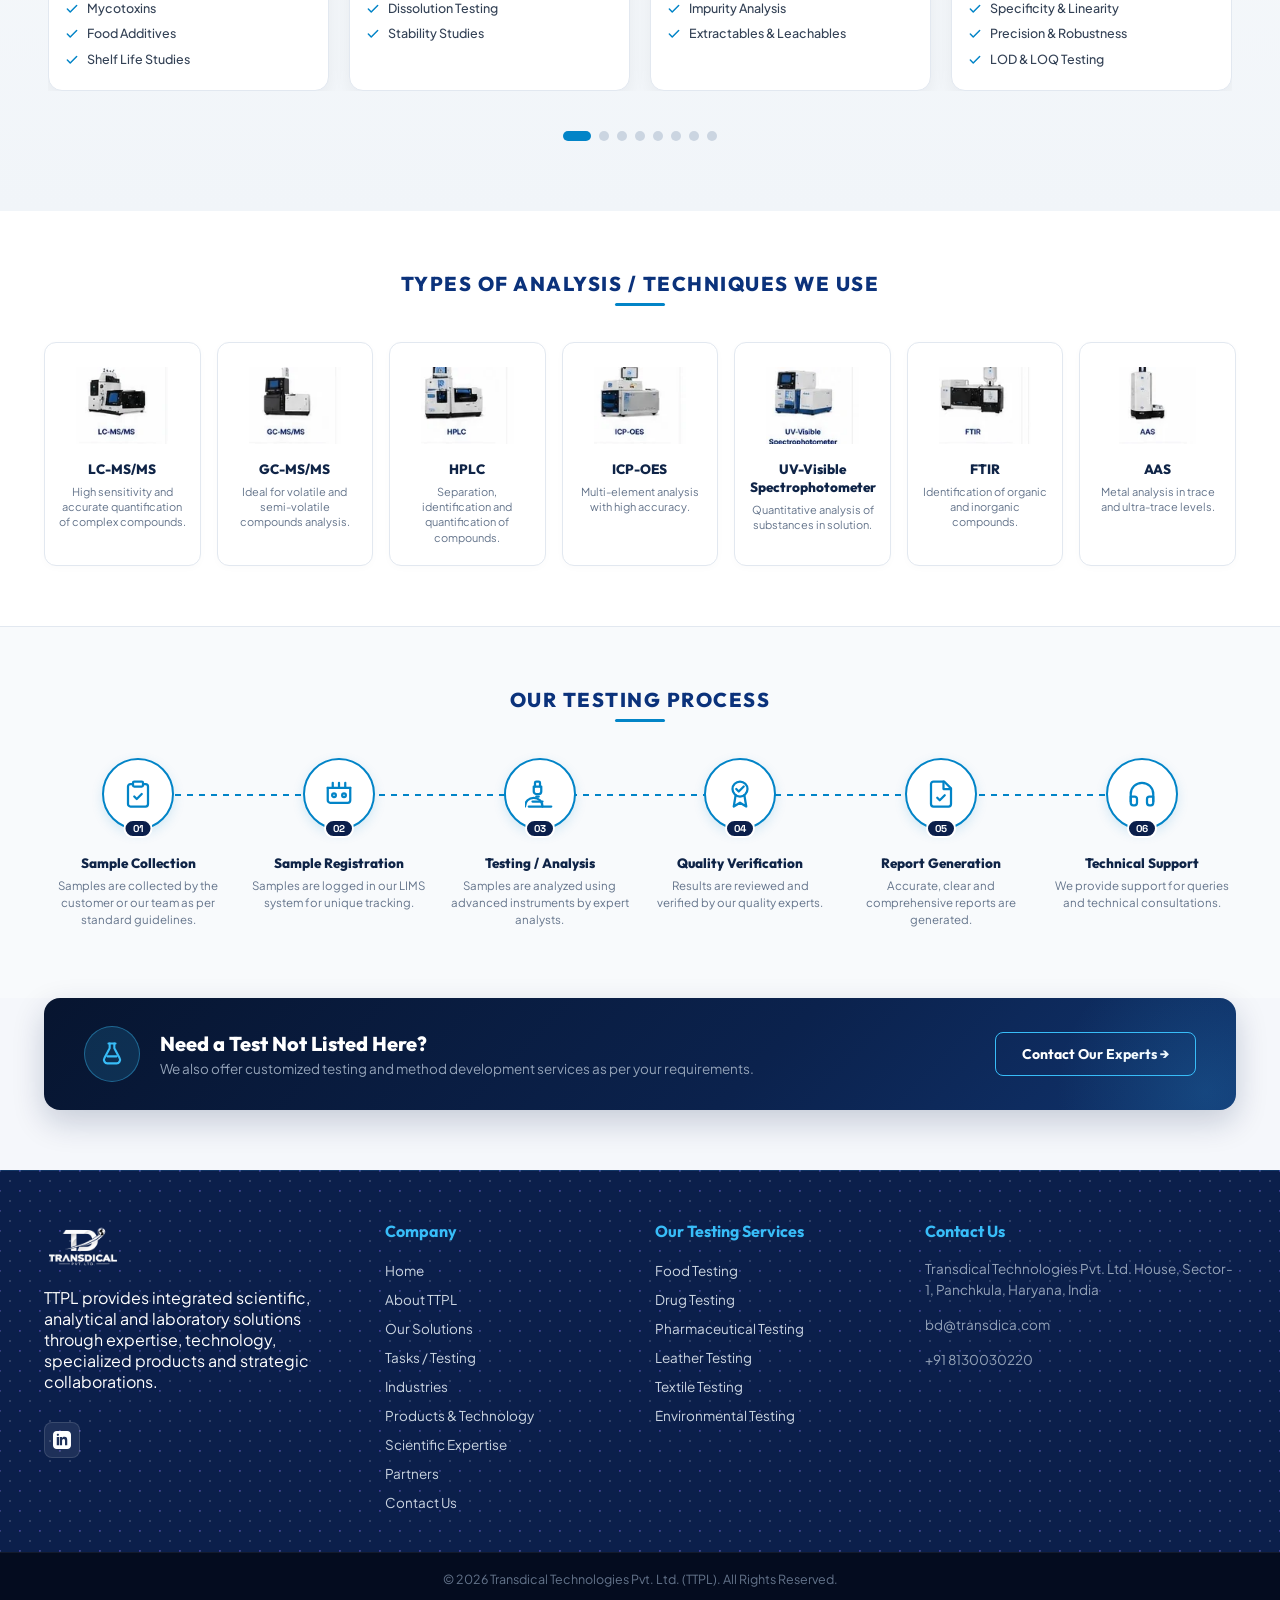
<file: industries.html>
<!DOCTYPE html>
<html lang="en">

<head>
    <meta charset="UTF-8">
    <meta name="viewport" content="width=device-width, initial-scale=1.0">
    <title>Scientific Industry Solutions &amp; Testing Services | Transdica</title>
    <meta name="description"
        content="Tailored laboratory and analytical solutions for Pharmaceuticals, Biologics, Food, Formulation R&amp;D, Nutraceuticals, and Academic research institutions in India.">
    <link rel="canonical" href="https://transdica.com/testing.html">
    <meta http-equiv="refresh" content="0; url=./testing.html">
    <script>window.location.replace("./testing.html");</script>

    <!-- Open Graph / Social Meta -->
    <meta property="og:type" content="website">
    <meta property="og:url" content="https://transdica.com/testing.html">
    <meta property="og:title" content="Scientific Industry Solutions - Pharma, Biotech &amp; Food | Transdica">
    <meta property="og:description"
        content="Integrated scientific, analytical, and technology solutions tailored to critical industries across India.">
    <meta property="og:image" content="https://transdica.com/TT%20logo.png">
    <meta name="twitter:card" content="summary_large_image">
    <meta name="twitter:title" content="Scientific Industry Solutions - Pharma, Biotech &amp; Food | Transdica">
    <meta name="twitter:description"
        content="Integrated scientific, analytical, and technology solutions tailored to critical industries across India.">
    <meta name="twitter:image" content="https://transdica.com/TT%20logo.png">

    <!-- JSON-LD Structured Data Schema -->
    <script type="application/ld+json">
    {
      "@context": "https://schema.org",
      "@graph": [
        {
          "@type": "BreadcrumbList",
          "itemListElement": [
            {
              "@type": "ListItem",
              "position": 1,
              "name": "Home",
              "item": "https://transdica.com/"
            },
            {
              "@type": "ListItem",
              "position": 2,
              "name": "Industries",
              "item": "https://transdica.com/industries.html"
            }
          ]
        },
        {
          "@type": "CollectionPage",
          "@id": "https://transdica.com/industries.html#collection",
          "url": "https://transdica.com/industries.html",
          "name": "Scientific Industry Solutions - Transdica",
          "description": "Tailored laboratory and analytical solutions across Pharmaceuticals, Biologics, Food, Formulation R&D, Nutraceuticals, and Research Institutions.",
          "publisher": {
            "@type": "Organization",
            "name": "Transdical Technologies Pvt. Ltd.",
            "url": "https://transdica.com/"
          }
        }
      ]
    }
    </script>

    <!-- Google Fonts Preconnect -->
    <link rel="preconnect" href="https://fonts.googleapis.com">
    <link rel="preconnect" href="https://fonts.gstatic.com" crossorigin>
    <link
        href="https://fonts.googleapis.com/css2?family=Outfit:wght@400;500;600;700;800;900&family=Plus+Jakarta+Sans:ital,wght@0,400;0,500;0,600;0,700;0,800;1,400&family=Space+Grotesk:wght@500;600;700&display=swap"
        rel="stylesheet">

    <!-- Favicon Links -->
    <link rel="apple-touch-icon" sizes="180x180" href="./TT favicon/apple-touch-icon.png">
    <link rel="icon" type="image/png" sizes="32x32" href="./TT favicon/favicon-32x32.png">
    <link rel="icon" type="image/png" sizes="16x16" href="./TT favicon/favicon-16x16.png">
    <link rel="shortcut icon" href="./TT favicon/favicon.ico">
    <link rel="manifest" href="./TT favicon/site.webmanifest">

    <link rel="stylesheet" href="./style.css">
</head>

<body>

    <!-- ================= PAGE LOADER ================= -->
    <div id="page-loader">
        <div class="loader"></div>
    </div>
    <script>
        window.addEventListener('load', () => {
            const loader = document.getElementById('page-loader');
            loader.classList.add('fade-out');
        });
    </script>

    <!-- ================= TOP BAR ================= -->
    <section class="top-bar">
        <div class="container top-bar-content">
            <div class="top-bar-right">
                <a href="tel:+918130030220" class="top-bar-item" id="top-phone">
                    <svg xmlns="http://www.w3.org/2000/svg" viewBox="0 0 24 24" fill="none" stroke="currentColor"
                        stroke-width="2" stroke-linecap="round" stroke-linejoin="round">
                        <path
                            d="M22 16.92v3a2 2 0 0 1-2.18 2 19.79 19.79 0 0 1-8.63-3.07 19.5 19.5 0 0 1-6-6 19.79 19.79 0 0 1-3.07-8.67A2 2 0 0 1 4.11 2h3a2 2 0 0 1 2 1.72 12.84 12.84 0 0 0 .7 2.81 2 2 0 0 1-.45 2.11L8.09 9.91a16 16 0 0 0 6 6l1.27-1.27a2 2 0 0 1 2.11-.45 12.84 12.84 0 0 0 2.81.7A2 2 0 0 1 22 16.92z" />
                    </svg>
                    <span>+91 8130030220</span>
                </a>
                <a href="mailto:bd@transdica.com" class="top-bar-item" id="top-email">
                    <svg xmlns="http://www.w3.org/2000/svg" viewBox="0 0 24 24" fill="none" stroke="currentColor"
                        stroke-width="2" stroke-linecap="round" stroke-linejoin="round">
                        <rect width="20" height="16" x="2" y="4" rx="2" />
                        <path d="m22 7-8.97 5.7a1.94 1.94 0 0 1-2.06 0L2 7" />
                    </svg>
                    <span>bd@transdica.com</span>
                </a>
                <div class="social-links">
                    <a href="https://www.linkedin.com" target="_blank" rel="noopener noreferrer" aria-label="LinkedIn"
                        id="social-linkedin">
                        <svg viewBox="0 0 24 24" xmlns="http://www.w3.org/2000/svg">
                            <path fill="currentColor"
                                d="M19 0H5C2.2 0 0 2.2 0 5v14c0 2.8 2.2 5 5 5h14c2.8 0 5-2.2 5-5V5c0-2.8-2.2-5-5-5zM8 19H5V8h3v11zM6.5 6.5C5.7 6.5 5 5.8 5 5s.7-1.5 1.5-1.5S8 4.2 8 5s-.7 1.5-1.5 1.5zM19 19h-3v-5.5c0-1.3 0-3-1.8-3-1.8 0-2.1 1.4-2.1 2.9V19H9V8h3v1.5c.4-.9 1.5-1.8 3.2-1.8 3.4 0 3.8 2.2 3.8 5.1V19z" />
                        </svg>
                    </a>
                </div>
            </div>
        </div>
    </section>

      <!-- ================= SPLIT TWO-TONE NAVBAR ================= -->
  <header class="header-09">
    <div class="nav-09">
      <div class="nav-09__left">
        <a href="./index.html" class="nav-09__logo" aria-label="TTPL Home">
          <img src="./TT logo.png" alt="Transdica Logo" class="nav-09__logo-img">
        </a>
      </div>
      <div class="nav-09__center">
        <ul class="nav-09__links">
          <li><a href="./index.html">Home</a></li>
          <li><a href="./about.html">About TTPL</a></li>
          <li><a href="./solutions.html">Our Solutions</a></li>
          <li><a href="./testing.html" class="is-active">Industries</a></li>
          <li><a href="./products.html">Products</a></li>
        </ul>
      </div>
      <div class="nav-09__right">
        <a href="./contact.html" class="nav-09__btn nav-09__btn--dark">Talk to an Expert</a>
      </div>
    </div>

    <!-- Mobile Bar & Menu -->
    <input type="checkbox" id="nav-09-toggle">
    <div class="nav-09__mobile-bar">
      <a href="./index.html" class="nav-09__mobile-logo" aria-label="TTPL Home">
        <img src="./TT logo.png" alt="Transdica Logo" class="nav-09__mobile-logo-img">
      </a>
      <label for="nav-09-toggle" class="nav-09__hamburger" aria-label="Toggle menu">
        <span></span><span></span><span></span>
      </label>
    </div>
    <div class="nav-09__mobile-menu">
      <a href="./index.html">Home</a>
      <a href="./about.html">About TTPL</a>
      <a href="./solutions.html">Our Solutions</a>
      <a href="./testing.html" class="is-active">Industries</a>
      <a href="./products.html">Products</a>
      <a href="./contact.html" class="nav-09__mobile-cta">Talk to an Expert &rarr;</a>
    </div>
  </header>

    <!-- ================================================= -->
    <!--                     HERO                          -->
    <!-- ================================================= -->
    <section class="industries-hero">
        <div class="industries-hero-content">
            <div class="breadcrumb">
                <a href="./index.html">Home</a>
                <span>&rsaquo;</span>
                <span>Industries</span>
            </div>

            <h1>Scientific Solutions Tailored to Critical Industries</h1>

            <h3>Empowering Research, Formulation, Manufacturing &amp; Quality Excellence</h3>

            <p>
                TTPL delivers integrated scientific solutions, advanced instrumentation access, and domain consulting
                tailored to the stringent technical and regulatory demands of global science-driven sectors.
            </p>
        </div>
    </section>

    <!-- ================================================= -->
    <!--            6 CORE INDUSTRY SECTORS                -->
    <!-- ================================================= -->
    <section class="industries-section" id="sectors">
        <div class="industries-container">
            <div class="testing-section-header" style="text-align: center; margin-bottom: 45px;">
                <span class="category-badge-pill">Sector Specializations</span>
                <h2>6 Key Industry Pillars</h2>
                <p style="max-width: 780px; margin: 0 auto; color: #64748b; font-size: 16px;">
                    From advanced drug discovery to academic research, discover how our tailored analytical
                    and technological capabilities support each industry.
                </p>
            </div>

            <div class="industries-grid-main grid-6">

                <!-- 1. Pharmaceutical -->
                <div class="industry-card-main" id="pharma">
                    <div class="industry-card-img-wrap">
                        <img src="./lab images/ind-pharma.webp" alt="Pharmaceutical Industry Laboratory" loading="lazy">
                    </div>
                    <h3>Pharmaceutical &amp; API</h3>
                    <p>
                        High-sensitivity analytical method development, genotoxic and nitrosamine impurity profiling,
                        forced degradation studies, and stability protocols aligned with ICH, US FDA, and global pharmacopeias.
                    </p>
                    <div class="industry-tags-list">
                        <span class="industry-tag">Nitrosamine Screening</span>
                        <span class="industry-tag">Impurity Profiling</span>
                        <span class="industry-tag">USP/EP Compliance</span>
                        <span class="industry-tag">LC-MS/MS &amp; UHPLC</span>
                    </div>
                    <a href="./contact.html" class="btn-industry-cta">
                        Discuss Pharma Solutions &rarr;
                    </a>
                </div>

                <!-- 2. Biologics & Biotechnology -->
                <div class="industry-card-main" id="biologics">
                    <div class="industry-card-img-wrap">
                        <img src="./lab images/ind-biologics.webp" alt="Biologics and Biotechnology Research" loading="lazy">
                    </div>
                    <h3>Biologics &amp; Biotechnology</h3>
                    <p>
                        Characterization of recombinant proteins and biosimilars, intact mass determination, peptide mapping,
                        enzymatic digestion optimization, and specialized high-purity enzyme sourcing.
                    </p>
                    <div class="industry-tags-list">
                        <span class="industry-tag">Peptide Mapping</span>
                        <span class="industry-tag">Intact Mass</span>
                        <span class="industry-tag">Specialized Enzymes</span>
                        <span class="industry-tag">Bioprocess Support</span>
                    </div>
                    <a href="./contact.html" class="btn-industry-cta">
                        Discuss Biologics Solutions &rarr;
                    </a>
                </div>

                <!-- 3. Food & Nutraceuticals -->
                <div class="industry-card-main" id="food-nutra">
                    <div class="industry-card-img-wrap">
                        <img src="./lab images/ind-food.webp" alt="Food and Nutraceutical Analysis" loading="lazy">
                    </div>
                    <h3>Food &amp; Nutraceuticals</h3>
                    <p>
                        Nutritional active constituent quantification, multi-residue pesticide screening, mycotoxin analysis,
                        heavy metal trace detection, and biocatalytic food-grade enzyme applications.
                    </p>
                    <div class="industry-tags-list">
                        <span class="industry-tag">Active Assays</span>
                        <span class="industry-tag">Pesticides &amp; Toxins</span>
                        <span class="industry-tag">Trace Minerals</span>
                        <span class="industry-tag">Enzymatic Processing</span>
                    </div>
                    <a href="./contact.html" class="btn-industry-cta">
                        Discuss Food &amp; Nutra &rarr;
                    </a>
                </div>

                <!-- 4. Formulation & R&D -->
                <div class="industry-card-main" id="formulation">
                    <div class="industry-card-img-wrap">
                        <img src="./lab images/ind-formulation.webp" alt="Formulation and R&D Chemistry" loading="lazy">
                    </div>
                    <h3>Formulation &amp; R&amp;D</h3>
                    <p>
                        Excipient-API compatibility studies, reverse engineering support, dissolution profile optimization,
                        solid-state polymorphism analysis, and analytical method transfer across development phases.
                    </p>
                    <div class="industry-tags-list">
                        <span class="industry-tag">Excipient Compatibility</span>
                        <span class="industry-tag">Dissolution Profiles</span>
                        <span class="industry-tag">Polymorphism</span>
                        <span class="industry-tag">Method Transfer</span>
                    </div>
                    <a href="./contact.html" class="btn-industry-cta">
                        Discuss Formulation R&amp;D &rarr;
                    </a>
                </div>

                <!-- 5. Textile Industry -->
                <div class="industry-card-main" id="textile">
                    <div class="industry-card-img-wrap">
                        <img src="./lab images/ind-textile.webp" alt="Textile and Advanced Materials Testing" loading="lazy">
                    </div>
                    <h3>Textile &amp; Advanced Materials</h3>
                    <p>
                        Industrial enzyme applications for bio-polishing and desizing, eco-toxicological restricted
                        substances screening (Azo dyes, formaldehyde, phthalates), and OEKO-TEX standard alignment.
                    </p>
                    <div class="industry-tags-list">
                        <span class="industry-tag">Bio-Polishing Enzymes</span>
                        <span class="industry-tag">Eco-Tox Screening</span>
                        <span class="industry-tag">Azo Dye Testing</span>
                        <span class="industry-tag">OEKO-TEX Alignment</span>
                    </div>
                    <a href="./contact.html" class="btn-industry-cta">
                        Discuss Textile Solutions &rarr;
                    </a>
                </div>

                <!-- 6. Research & Academia -->
                <div class="industry-card-main" id="academia">
                    <div class="industry-card-img-wrap">
                        <img src="./lab images/ind-academia.webp" alt="Academic and Scientific Research" loading="lazy">
                    </div>
                    <h3>Research &amp; Academic Institutions</h3>
                    <p>
                        Enabling universities and scientific research institutes with high-resolution mass spectrometry
                        access, specialized reagent sourcing, collaborative method development, and instrumentation advisory.
                    </p>
                    <div class="industry-tags-list">
                        <span class="industry-tag">High-Res Mass Spec</span>
                        <span class="industry-tag">Sponsored R&amp;D</span>
                        <span class="industry-tag">Joint Method Dev</span>
                        <span class="industry-tag">Hardware Sourcing</span>
                    </div>
                    <a href="./contact.html" class="btn-industry-cta">
                        Discuss Collaboration &rarr;
                    </a>
                </div>

            </div>
        </div>
    </section>

    <!-- ================================================= -->
    <!--            INDUSTRY VALUE PROPOSITIONS            -->
    <!-- ================================================= -->
    <section class="industry-value-section">
        <div class="industries-container">
            <div class="testing-section-header" style="text-align: center; margin-bottom: 45px;">
                <span class="category-badge-pill">Value Drivers</span>
                <h2>Why Leading Industry Teams Choose TTPL</h2>
                <p style="max-width: 780px; margin: 0 auto; color: #64748b; font-size: 16px;">
                    We combine technical rigor with commercial practicality to help organizations overcome barriers
                    to innovation and compliance.
                </p>
            </div>

            <div class="value-grid">
                <div class="value-card">
                    <div class="value-icon">
                        <svg viewBox="0 0 24 24" fill="none" stroke="currentColor" stroke-width="2" stroke-linecap="round"
                            stroke-linejoin="round">
                            <path d="M12 22s8-4 8-10V5l-8-3-8 3v7c0 6 8 10 8 10z" />
                        </svg>
                    </div>
                    <h4>Regulatory Alignment</h4>
                    <p>Deep familiarity with ICH, US FDA, EMA, USP, and FSSAI standards ensuring compliant, audit-ready data.</p>
                </div>

                <div class="value-card">
                    <div class="value-icon">
                        <svg viewBox="0 0 24 24" fill="none" stroke="currentColor" stroke-width="2" stroke-linecap="round"
                            stroke-linejoin="round">
                            <path
                                d="M14.7 6.3a1 1 0 0 0 0 1.4l1.6 1.6a1 1 0 0 0 1.4 0l3.77-3.77a6 6 0 0 1-7.94 7.94l-6.91 6.91a2.12 2.12 0 0 1-3-3l6.91-6.91a6 6 0 0 1 7.94-7.94l-3.76 3.76z" />
                        </svg>
                    </div>
                    <h4>Advanced Technology</h4>
                    <p>Hands-on access to state-of-the-art Triple Quad LC-MS/MS, GC-MS/MS, and high-pressure UHPLC platforms.</p>
                </div>

                <div class="value-card">
                    <div class="value-icon">
                        <svg viewBox="0 0 24 24" fill="none" stroke="currentColor" stroke-width="2" stroke-linecap="round"
                            stroke-linejoin="round">
                            <path d="M16 21v-2a4 4 0 0 0-4-4H6a4 4 0 0 0-4 4v2" />
                            <circle cx="9" cy="7" r="4" />
                            <path d="M22 21v-2a4 4 0 0 0-3-3.87" />
                            <path d="M16 3.13a4 4 0 0 1 0 7.75" />
                        </svg>
                    </div>
                    <h4>Consultative Collaboration</h4>
                    <p>Engage directly with experienced analytical scientists who focus on root-cause diagnosis and tailored solutions.</p>
                </div>

                <div class="value-card">
                    <div class="value-icon">
                        <svg viewBox="0 0 24 24" fill="none" stroke="currentColor" stroke-width="2" stroke-linecap="round"
                            stroke-linejoin="round">
                            <path d="M21 16V8a2 2 0 0 0-1-1.73l-7-4a2 2 0 0 0-2 0l-7 4A2 2 0 0 0 3 8v8a2 2 0 0 0 1 1.73l7 4a2 2 0 0 0 2 0l7-4A2 2 0 0 0 21 16z" />
                            <polyline points="3.27 6.96 12 12.01 20.73 6.96" />
                            <line x1="12" y1="22.08" x2="12" y2="12" />
                        </svg>
                    </div>
                    <h4>Integrated Supply</h4>
                    <p>End-to-end access to specialized enzymes, analytical consumables, certified standards, and equipment support.</p>
                </div>
            </div>
        </div>
    </section>

    <!-- ================================================= -->
    <!--                     CTA BANNER                    -->
    <!-- ================================================= -->
    <div class="industries-container" style="padding-bottom: 70px;">
        <section class="testing-cta-banner">
            <div class="testing-cta-left">
                <div class="testing-cta-icon">
                    <svg viewBox="0 0 24 24" fill="none" stroke="currentColor" stroke-width="1.8" stroke-linecap="round"
                        stroke-linejoin="round">
                        <path d="M9 3h6" />
                        <path d="M10 3v4l-4.5 8.5A3 3 0 0 0 8.2 20h7.6a3 3 0 0 0 2.7-4.5L14 7V3" />
                        <path d="M8 14h8" />
                    </svg>
                </div>
                <div class="testing-cta-text">
                    <h3>Looking for Specialized Analytical or Technical Solutions for Your Industry?</h3>
                    <p>Let's discuss how TTPL can support your project with tailored solutions, expert consultation, and technology access.</p>
                </div>
            </div>

            <a href="./contact.html" class="testing-cta-btn">
                Talk to an Expert &rarr;
            </a>
        </section>
    </div>

    <!-- ================================================= -->
    <!--                     FOOTER                        -->
    <!-- ================================================= -->
    <footer>
        <div class="footer-container">
            <!-- Column 1: Brand Info -->
            <div class="footer-col footer-brand-col">
                <img class="footer-logo" src="./TT logo white.png" alt="Transdical Technologies Pvt. Ltd. Logo">
                <p class="footer-desc">
                    TTPL provides integrated scientific, analytical and laboratory solutions through expertise, technology, specialized products and strategic collaborations.
                </p>
                <div class="footer-social">
                    <a href="https://www.linkedin.com" target="_blank" rel="noopener noreferrer" aria-label="LinkedIn">
                        <svg viewBox="0 0 24 24" width="20" height="20" fill="currentColor">
                            <path d="M19 0H5C2.2 0 0 2.2 0 5v14c0 2.8 2.2 5 5 5h14c2.8 0 5-2.2 5-5V5c0-2.8-2.2-5-5-5zM8 19H5V8h3v11zM6.5 6.5C5.7 6.5 5 5.8 5 5s.7-1.5 1.5-1.5S8 4.2 8 5s-.7 1.5-1.5 1.5zM19 19h-3v-5.5c0-1.3 0-3-1.8-3-1.8 0-2.1 1.4-2.1 2.9V19H9V8h3v1.5c.4-.9 1.5-1.8 3.2-1.8 3.4 0 3.8 2.2 3.8 5.1V19z" />
                        </svg>
                    </a>
                </div>
            </div>

            <!-- Column 2: Quick Links -->
            <div class="footer-col">
                <h3 class="footer-heading">Company</h3>
                <ul class="footer-links">
                    <li><a href="./index.html">Home</a></li>
                    <li><a href="./about.html">About TTPL</a></li>
                    <li><a href="./solutions.html">Our Solutions</a></li>
          <li><a href="./testing.html">Tasks / Testing</a></li>
                    <li><a href="./industries.html">Industries</a></li>
                    <li><a href="./products.html">Products &amp; Technology</a></li>
                    <li><a href="./solutions.html#expertise">Scientific Expertise</a></li>
                    <li><a href="./partners.html">Partners</a></li>
                    <li><a href="./contact.html">Contact Us</a></li>
                </ul>
            </div>

            <!-- Column 3: Solutions -->
            <div class="footer-col">
                <h3 class="footer-heading">Our Solutions</h3>
                <ul class="footer-links">
                    <li><a href="./solutions.html#analytical-solutions">Analytical &amp; Scientific Solutions</a></li>
                    <li><a href="./solutions.html#project-support">Project &amp; Expert Support</a></li>
                    <li><a href="./solutions.html#enzymes-reagents">Specialized Enzymes &amp; Reagents</a></li>
                    <li><a href="./solutions.html#instruments-technology">Laboratory Instruments &amp; Tech</a></li>
                    <li><a href="./solutions.html#laboratory-consumables">Consumables &amp; Supplies</a></li>
                    <li><a href="./solutions.html#calibration-maintenance">Calibration &amp; Maintenance</a></li>
                </ul>
            </div>

            <!-- Column 4: Contact info -->
            <div class="footer-col">
                <h3 class="footer-contact-heading">Contact Us</h3>
                <p class="footer-text">Transdical Technologies Pvt. Ltd. House, Sector-1, Panchkula, Haryana, India</p>
                <p class="footer-text">
                    <a href="mailto:bd@transdica.com" style="color: inherit; text-decoration: none;">bd@transdica.com</a>
                </p>
                <p class="footer-text">
                    <a href="tel:+918130030220" style="color: inherit; text-decoration: none;">+91 8130030220</a>
                </p>
            </div>
        </div>

        <!-- Copyright -->
        <div class="footer-bottom">
            <p>&copy; 2026 Transdical Technologies Pvt. Ltd. (TTPL). All Rights Reserved.</p>
        </div>
    </footer>

    <!-- ================= FLOATING WHATSAPP BUTTON ================= -->
    <a href="https://wa.me/918130030220?text=Hello%20TTPL%20Team%2C%20I%20would%20like%20to%20discuss%20industry%20solutions."
        class="whatsapp-float-btn" target="_blank" rel="noopener noreferrer" aria-label="Discuss on WhatsApp"
        id="floating-whatsapp-btn">
        <svg viewBox="0 0 24 24">
            <path
                d="M.057 24l1.687-6.163c-1.041-1.804-1.588-3.849-1.587-5.946.003-6.556 5.338-11.891 11.893-11.891 3.181.001 6.167 1.24 8.413 3.488 2.245 2.248 3.481 5.236 3.48 8.414-.003 6.557-5.338 11.892-11.893 11.892-1.99-.001-3.951-.5-5.688-1.448l-6.305 1.654zm6.597-3.807c1.676.995 3.276 1.591 5.392 1.592 5.448 0 9.886-4.434 9.889-9.885.002-5.462-4.415-9.89-9.881-9.892-5.452 0-9.887 4.434-9.889 9.884-.001 2.225.651 3.891 1.746 5.634l-.999 3.648 3.742-.981zm11.387-5.464c-.074-.124-.272-.198-.57-.347-.297-.149-1.758-.868-2.031-.967-.272-.099-.47-.149-.669.149-.198.297-.768.967-.941 1.165-.173.198-.347.223-.644.074-.297-.149-1.255-.462-2.39-1.475-.883-.788-1.48-1.761-1.653-2.059-.173-.297-.018-.458.13-.606.134-.133.297-.347.446-.521.151-.172.2-.296.3-.495.099-.198.05-.372-.025-.521-.075-.148-.669-1.611-.916-2.206-.242-.579-.487-.501-.669-.51l-.57-.01c-.198 0-.52.074-.792.372s-1.04 1.016-1.04 2.479 1.065 2.876 1.213 3.074c.149.198 2.095 3.2 5.076 4.487.709.306 1.263.489 1.694.626.712.226 1.36.194 1.872.118.571-.085 1.758-.719 2.006-1.413.248-.695.248-1.29.173-1.414z" />
        </svg>
        <span>Discuss Industry Solutions</span>
    </a>

    <!-- Mobile Menu Navigation Toggle Script -->
    <script>
        const nav09Toggle = document.getElementById('nav-09-toggle');
        if (nav09Toggle) {
            document.querySelectorAll('.nav-09__mobile-menu a').forEach(function(link) {
                link.addEventListener('click', function() {
                    nav09Toggle.checked = false;
                });
            });
        }

        const menuToggle = document.querySelector('.menu-toggle');
        const navUl = document.querySelector('header nav ul');
        if (menuToggle && navUl) {
            menuToggle.addEventListener('click', function () {
                menuToggle.classList.toggle('active');
                navUl.classList.toggle('active');
            });

            document.addEventListener('click', function (e) {
                if (!navUl.contains(e.target) && !menuToggle.contains(e.target)) {
                    menuToggle.classList.remove('active');
                    navUl.classList.remove('active');
                }
            });

            navUl.querySelectorAll('a').forEach(function (link) {
                link.addEventListener('click', function () {
                    menuToggle.classList.remove('active');
                    navUl.classList.remove('active');
                });
            });
        }
    </script>
</body>

</html>
</file>
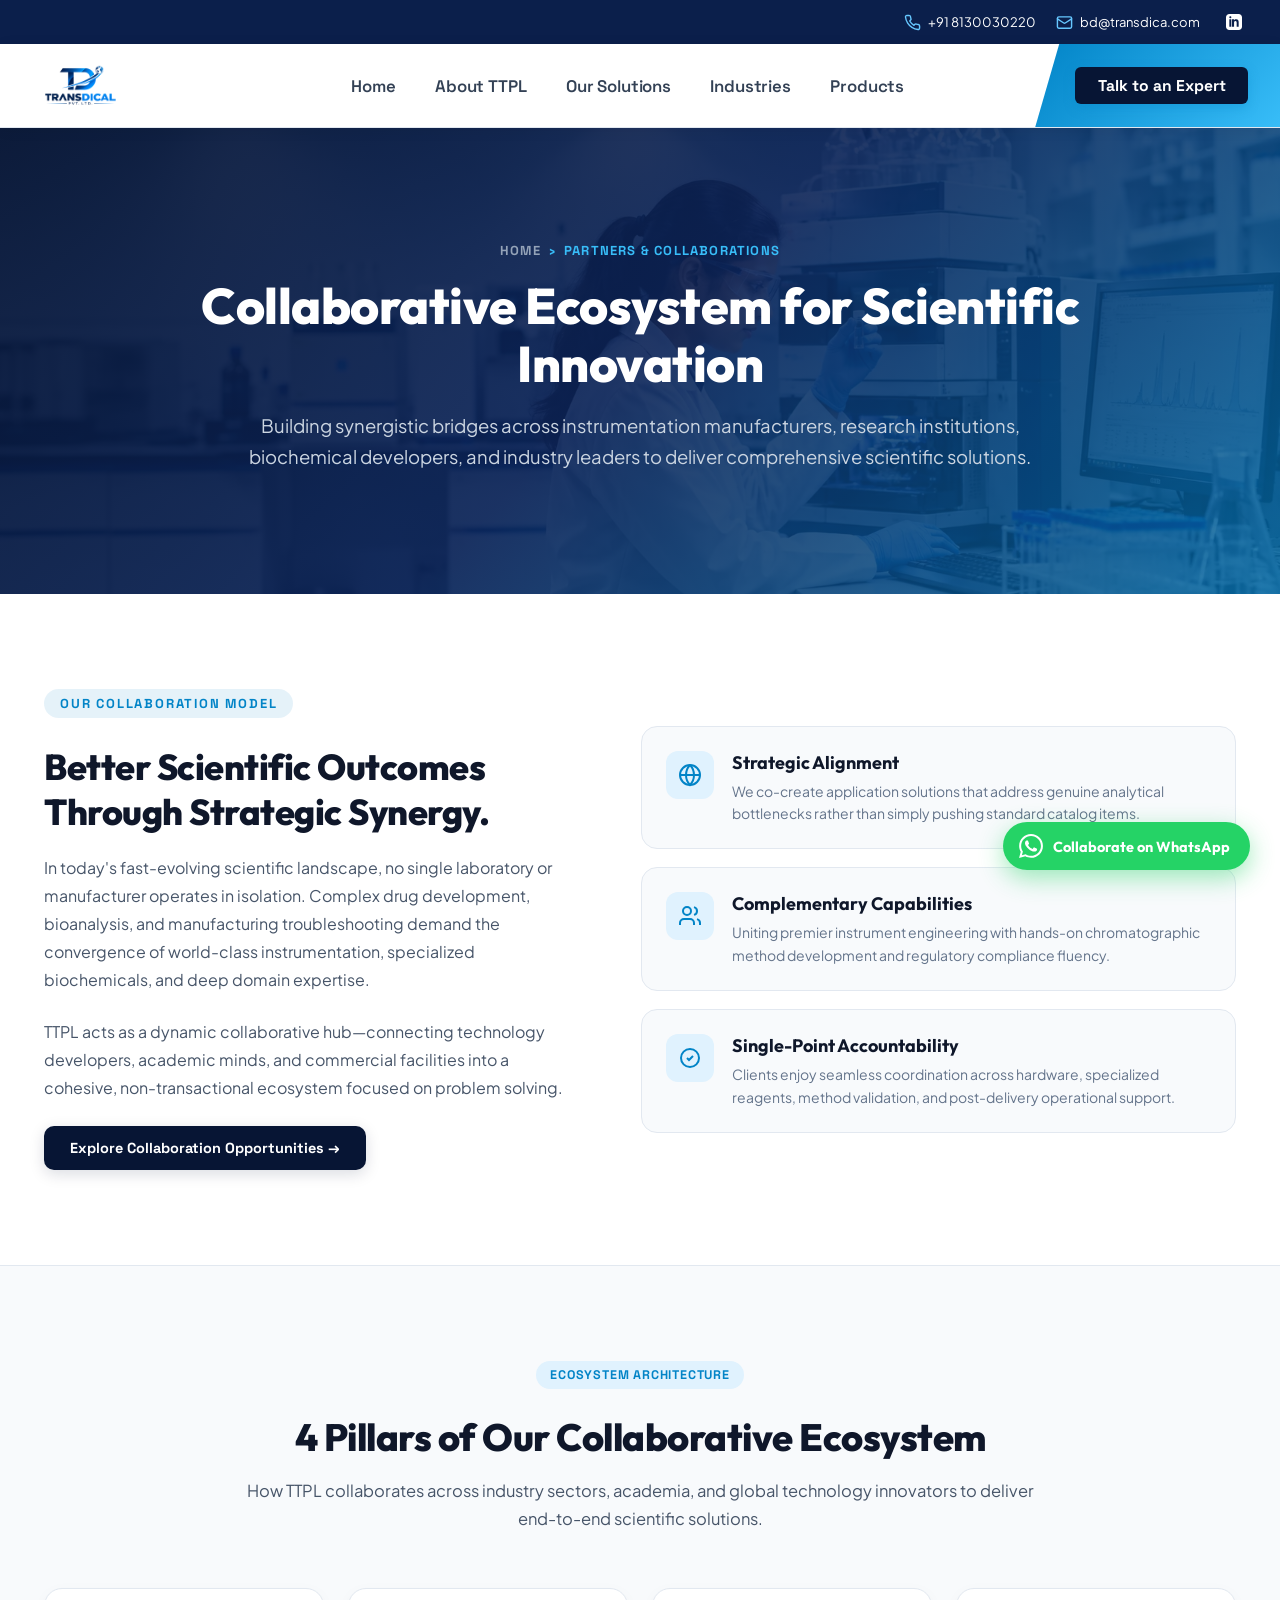
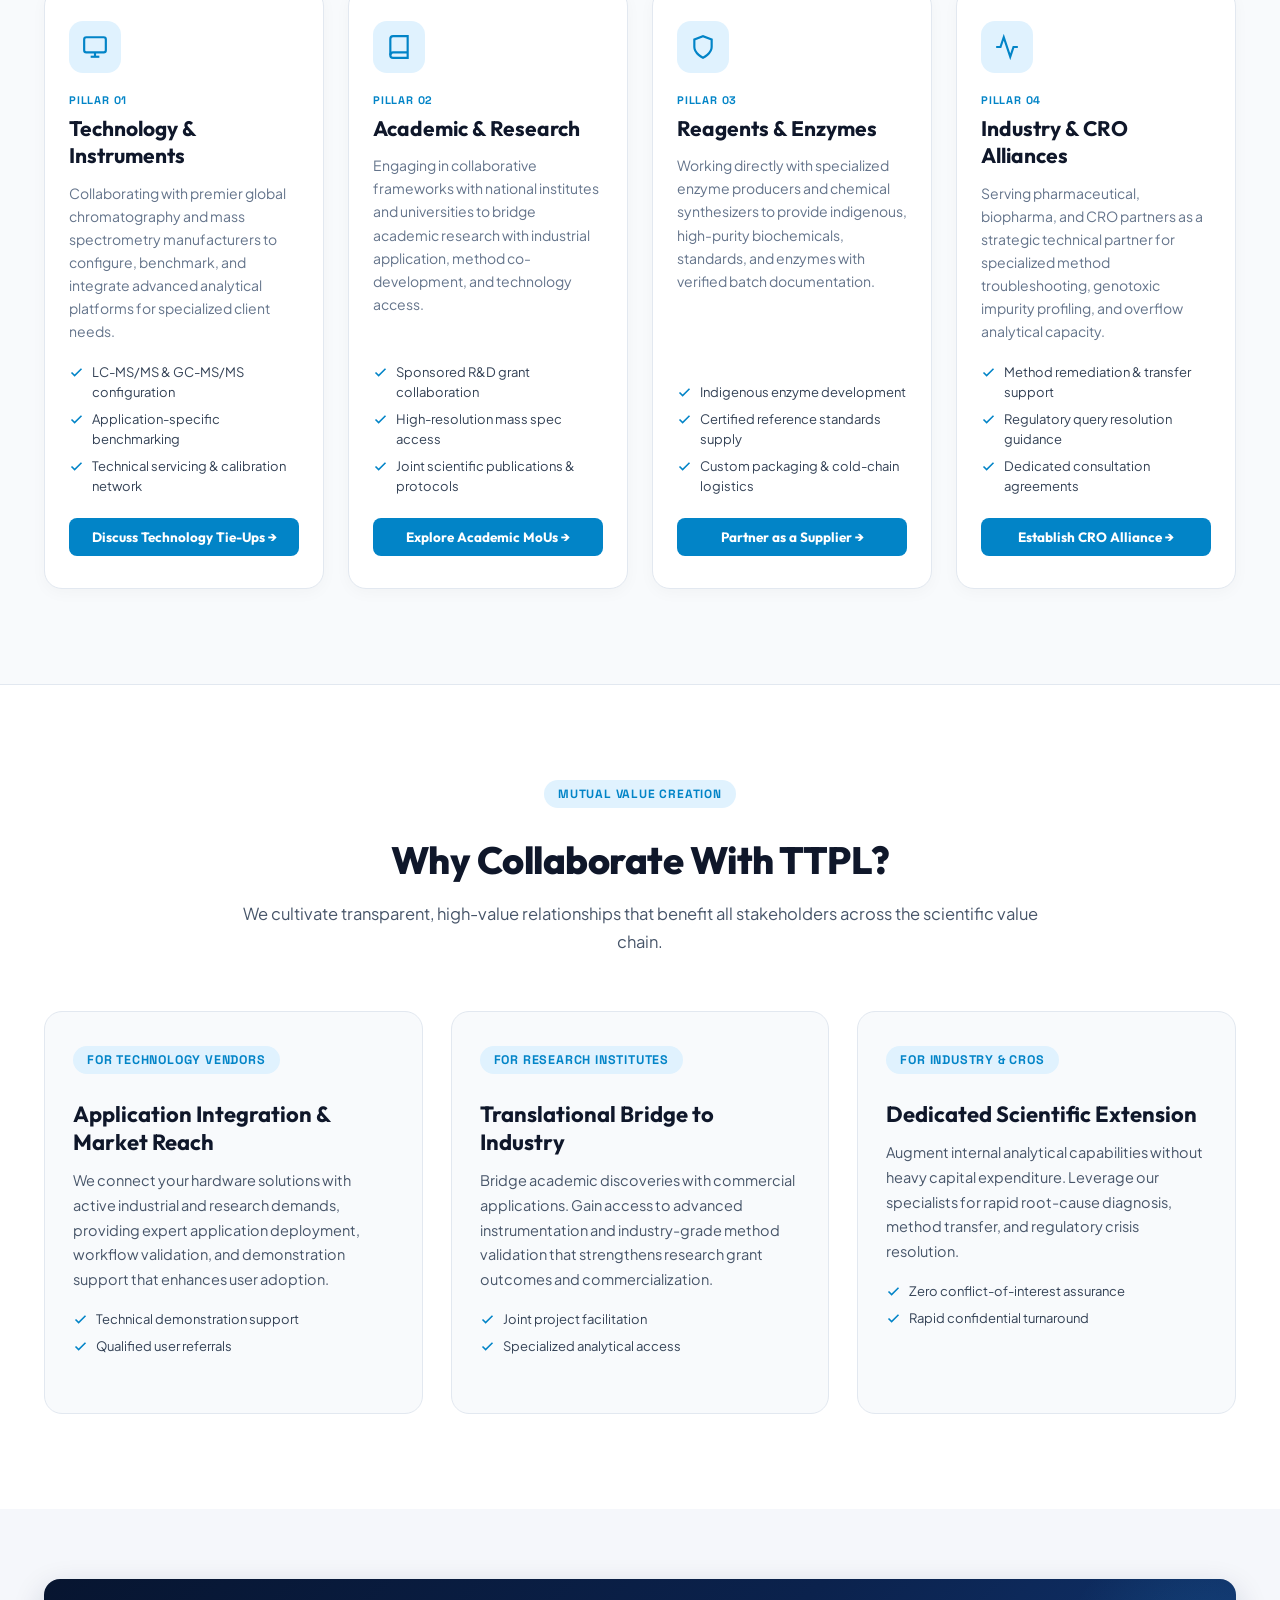
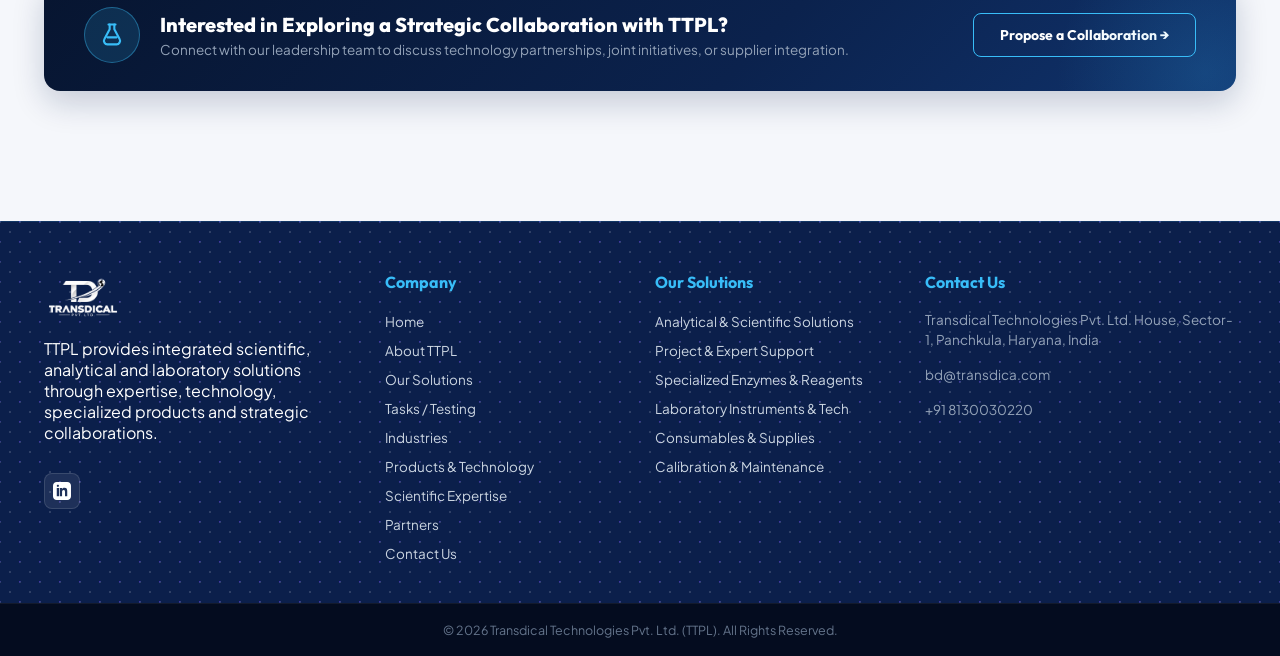
<file: partners.html>
<!DOCTYPE html>
<html lang="en">

<head>
    <meta charset="UTF-8">
    <meta name="viewport" content="width=device-width, initial-scale=1.0">
    <title>Strategic Technology &amp; Laboratory Partnerships | Transdica</title>
    <meta name="description"
        content="Collaborate with Transdica (TTPL). We partner with analytical instrument manufacturers, biotechnology innovators, and research institutions across India.">
    <link rel="canonical" href="https://transdica.com/partners.html">

    <!-- Open Graph / Social Meta -->
    <meta property="og:type" content="website">
    <meta property="og:url" content="https://transdica.com/partners.html">
    <meta property="og:title" content="Strategic Technology &amp; Laboratory Partnerships | Transdica">
    <meta property="og:description"
        content="Collaborate with TTPL across technology partnerships, academic innovation, and commercial laboratory distribution.">
    <meta property="og:image" content="https://transdica.com/TT%20logo.png">
    <meta name="twitter:card" content="summary_large_image">
    <meta name="twitter:title" content="Strategic Technology &amp; Laboratory Partnerships | Transdica">
    <meta name="twitter:description"
        content="Collaborate with TTPL across technology partnerships, academic innovation, and commercial laboratory distribution.">
    <meta name="twitter:image" content="https://transdica.com/TT%20logo.png">

    <!-- JSON-LD Structured Data Schema -->
    <script type="application/ld+json">
    {
      "@context": "https://schema.org",
      "@graph": [
        {
          "@type": "BreadcrumbList",
          "itemListElement": [
            {
              "@type": "ListItem",
              "position": 1,
              "name": "Home",
              "item": "https://transdica.com/"
            },
            {
              "@type": "ListItem",
              "position": 2,
              "name": "Partners",
              "item": "https://transdica.com/partners.html"
            }
          ]
        },
        {
          "@type": "WebPage",
          "@id": "https://transdica.com/partners.html#webpage",
          "url": "https://transdica.com/partners.html",
          "name": "Strategic Technology & Laboratory Partnerships - Transdica",
          "description": "Information on partnering with Transdica across analytical instrumentation, reagent co-development, and academic technology transfer.",
          "publisher": {
            "@type": "Organization",
            "name": "Transdical Technologies Pvt. Ltd.",
            "url": "https://transdica.com/"
          }
        }
      ]
    }
    </script>

    <!-- Google Fonts Preconnect -->
    <link rel="preconnect" href="https://fonts.googleapis.com">
    <link rel="preconnect" href="https://fonts.gstatic.com" crossorigin>
    <link
        href="https://fonts.googleapis.com/css2?family=Outfit:wght@400;500;600;700;800;900&family=Plus+Jakarta+Sans:ital,wght@0,400;0,500;0,600;0,700;0,800;1,400&family=Space+Grotesk:wght@500;600;700&display=swap"
        rel="stylesheet">

    <!-- Favicon Links -->
    <link rel="apple-touch-icon" sizes="180x180" href="./TT favicon/apple-touch-icon.png">
    <link rel="icon" type="image/png" sizes="32x32" href="./TT favicon/favicon-32x32.png">
    <link rel="icon" type="image/png" sizes="16x16" href="./TT favicon/favicon-16x16.png">
    <link rel="shortcut icon" href="./TT favicon/favicon.ico">
    <link rel="manifest" href="./TT favicon/site.webmanifest">

    <link rel="stylesheet" href="./style.css">
</head>

<body>

    <!-- ================= PAGE LOADER ================= -->
    <div id="page-loader">
        <div class="loader"></div>
    </div>
    <script>
        window.addEventListener('load', () => {
            const loader = document.getElementById('page-loader');
            loader.classList.add('fade-out');
        });
    </script>

    <!-- ================= TOP BAR ================= -->
    <section class="top-bar">
        <div class="container top-bar-content">
            <div class="top-bar-right">
                <a href="tel:+918130030220" class="top-bar-item" id="top-phone">
                    <svg xmlns="http://www.w3.org/2000/svg" viewBox="0 0 24 24" fill="none" stroke="currentColor"
                        stroke-width="2" stroke-linecap="round" stroke-linejoin="round">
                        <path
                            d="M22 16.92v3a2 2 0 0 1-2.18 2 19.79 19.79 0 0 1-8.63-3.07 19.5 19.5 0 0 1-6-6 19.79 19.79 0 0 1-3.07-8.67A2 2 0 0 1 4.11 2h3a2 2 0 0 1 2 1.72 12.84 12.84 0 0 0 .7 2.81 2 2 0 0 1-.45 2.11L8.09 9.91a16 16 0 0 0 6 6l1.27-1.27a2 2 0 0 1 2.11-.45 12.84 12.84 0 0 0 2.81.7A2 2 0 0 1 22 16.92z" />
                    </svg>
                    <span>+91 8130030220</span>
                </a>
                <a href="mailto:bd@transdica.com" class="top-bar-item" id="top-email">
                    <svg xmlns="http://www.w3.org/2000/svg" viewBox="0 0 24 24" fill="none" stroke="currentColor"
                        stroke-width="2" stroke-linecap="round" stroke-linejoin="round">
                        <rect width="20" height="16" x="2" y="4" rx="2" />
                        <path d="m22 7-8.97 5.7a1.94 1.94 0 0 1-2.06 0L2 7" />
                    </svg>
                    <span>bd@transdica.com</span>
                </a>
                <div class="social-links">
                    <a href="https://www.linkedin.com" target="_blank" rel="noopener noreferrer" aria-label="LinkedIn"
                        id="social-linkedin">
                        <svg viewBox="0 0 24 24" xmlns="http://www.w3.org/2000/svg">
                            <path fill="currentColor"
                                d="M19 0H5C2.2 0 0 2.2 0 5v14c0 2.8 2.2 5 5 5h14c2.8 0 5-2.2 5-5V5c0-2.8-2.2-5-5-5zM8 19H5V8h3v11zM6.5 6.5C5.7 6.5 5 5.8 5 5s.7-1.5 1.5-1.5S8 4.2 8 5s-.7 1.5-1.5 1.5zM19 19h-3v-5.5c0-1.3 0-3-1.8-3-1.8 0-2.1 1.4-2.1 2.9V19H9V8h3v1.5c.4-.9 1.5-1.8 3.2-1.8 3.4 0 3.8 2.2 3.8 5.1V19z" />
                        </svg>
                    </a>
                </div>
            </div>
        </div>
    </section>

      <!-- ================= SPLIT TWO-TONE NAVBAR ================= -->
  <header class="header-09">
    <div class="nav-09">
      <div class="nav-09__left">
        <a href="./index.html" class="nav-09__logo" aria-label="TTPL Home">
          <img src="./TT logo.png" alt="Transdica Logo" class="nav-09__logo-img">
        </a>
      </div>
      <div class="nav-09__center">
        <ul class="nav-09__links">
          <li><a href="./index.html">Home</a></li>
          <li><a href="./about.html">About TTPL</a></li>
          <li><a href="./solutions.html">Our Solutions</a></li>
          <li><a href="./testing.html">Industries</a></li>
          <li><a href="./products.html">Products</a></li>
        </ul>
      </div>
      <div class="nav-09__right">
        <a href="./contact.html" class="nav-09__btn nav-09__btn--dark">Talk to an Expert</a>
      </div>
    </div>

    <!-- Mobile Bar & Menu -->
    <input type="checkbox" id="nav-09-toggle">
    <div class="nav-09__mobile-bar">
      <a href="./index.html" class="nav-09__mobile-logo" aria-label="TTPL Home">
        <img src="./TT logo.png" alt="Transdica Logo" class="nav-09__mobile-logo-img">
      </a>
      <label for="nav-09-toggle" class="nav-09__hamburger" aria-label="Toggle menu">
        <span></span><span></span><span></span>
      </label>
    </div>
    <div class="nav-09__mobile-menu">
      <a href="./index.html">Home</a>
      <a href="./about.html">About TTPL</a>
      <a href="./solutions.html">Our Solutions</a>
      <a href="./testing.html">Industries</a>
      <a href="./products.html">Products</a>
      <a href="./contact.html" class="nav-09__mobile-cta">Talk to an Expert &rarr;</a>
    </div>
  </header>

    <!-- ================================================= -->
    <!--                     HERO                          -->
    <!-- ================================================= -->
    <section class="partners-hero">
        <div class="partners-hero-content">
            <div class="partners-breadcrumb">
                <a href="./index.html">Home</a>
                <span>&rsaquo;</span>
                <span>Partners &amp; Collaborations</span>
            </div>

            <h1>Collaborative Ecosystem for Scientific Innovation</h1>

            <p class="partners-hero-sub">
                Building synergistic bridges across instrumentation manufacturers, research institutions,
                biochemical developers, and industry leaders to deliver comprehensive scientific solutions.
            </p>
        </div>
    </section>

    <!-- ================================================= -->
    <!--      SECTION 1: OUR COLLABORATIVE PHILOSOPHY      -->
    <!-- ================================================= -->
    <section class="partners-principles-section">
        <div class="container">
            <div class="partners-principles-grid">
                <div class="partners-principles-text">
                    <span class="home-section-tag" style="background: rgba(2, 132, 199, 0.1); color: #0284c7; margin-bottom: 14px; width: fit-content;">OUR COLLABORATION MODEL</span>
                    <h2>Better Scientific Outcomes Through Strategic Synergy.</h2>
                    <p>
                        In today's fast-evolving scientific landscape, no single laboratory or manufacturer operates
                        in isolation. Complex drug development, bioanalysis, and manufacturing troubleshooting demand
                        the convergence of world-class instrumentation, specialized biochemicals, and deep domain expertise.
                    </p>
                    <p>
                        TTPL acts as a dynamic collaborative hub—connecting technology developers, academic minds, and
                        commercial facilities into a cohesive, non-transactional ecosystem focused on problem solving.
                    </p>
                    <a href="./contact.html" class="btn-about-link">
                        Explore Collaboration Opportunities &rarr;
                    </a>
                </div>

                <div class="approach-pillars-stack">
                    <div class="approach-pillar-card">
                        <div class="approach-pillar-icon">
                            <svg viewBox="0 0 24 24" fill="none" stroke="currentColor" stroke-width="2">
                                <circle cx="12" cy="12" r="10" />
                                <path d="M12 2a14.5 14.5 0 0 0 0 20 14.5 14.5 0 0 0 0-20" />
                                <path d="M2 12h20" />
                            </svg>
                        </div>
                        <div>
                            <h3>Strategic Alignment</h3>
                            <p>We co-create application solutions that address genuine analytical bottlenecks rather than simply pushing standard catalog items.</p>
                        </div>
                    </div>

                    <div class="approach-pillar-card">
                        <div class="approach-pillar-icon">
                            <svg viewBox="0 0 24 24" fill="none" stroke="currentColor" stroke-width="2">
                                <path d="M16 21v-2a4 4 0 0 0-4-4H6a4 4 0 0 0-4 4v2" />
                                <circle cx="9" cy="7" r="4" />
                                <path d="M22 21v-2a4 4 0 0 0-3-3.87" />
                                <path d="M16 3.13a4 4 0 0 1 0 7.75" />
                            </svg>
                        </div>
                        <div>
                            <h3>Complementary Capabilities</h3>
                            <p>Uniting premier instrument engineering with hands-on chromatographic method development and regulatory compliance fluency.</p>
                        </div>
                    </div>

                    <div class="approach-pillar-card">
                        <div class="approach-pillar-icon">
                            <svg viewBox="0 0 24 24" fill="none" stroke="currentColor" stroke-width="2">
                                <path d="M9 12l2 2 4-4m6 2a9 9 0 11-18 0 9 9 0 0118 0z" />
                            </svg>
                        </div>
                        <div>
                            <h3>Single-Point Accountability</h3>
                            <p>Clients enjoy seamless coordination across hardware, specialized reagents, method validation, and post-delivery operational support.</p>
                        </div>
                    </div>
                </div>
            </div>
        </div>
    </section>

    <!-- ================================================= -->
    <!--      SECTION 2: 4 ECOSYSTEM PILLARS               -->
    <!-- ================================================= -->
    <section class="partners-pillars-section" id="pillars">
        <div class="products-wrapper">
            <div class="expertise-section-header">
                <span class="category-badge-pill">Ecosystem Architecture</span>
                <h2>4 Pillars of Our Collaborative Ecosystem</h2>
                <p>
                    How TTPL collaborates across industry sectors, academia, and global technology innovators
                    to deliver end-to-end scientific solutions.
                </p>
            </div>

            <div class="pillars-grid-4">

                <!-- Pillar 1 -->
                <div class="pillar-card-item">
                    <div class="pillar-card-icon">
                        <svg viewBox="0 0 24 24" fill="none" stroke="currentColor" stroke-width="2">
                            <rect x="2" y="3" width="20" height="14" rx="2" ry="2"/>
                            <line x1="8" y1="21" x2="16" y2="21"/>
                            <line x1="12" y1="17" x2="12" y2="21"/>
                        </svg>
                    </div>
                    <span class="pillar-card-tag">Pillar 01</span>
                    <h3>Technology &amp; Instruments</h3>
                    <p>
                        Collaborating with premier global chromatography and mass spectrometry manufacturers to configure,
                        benchmark, and integrate advanced analytical platforms for specialized client needs.
                    </p>
                    <ul class="pillar-features-list">
                        <li>
                            <svg viewBox="0 0 24 24" fill="none" stroke="currentColor" stroke-width="2.5"><polyline points="20 6 9 17 4 12"/></svg>
                            <span>LC-MS/MS &amp; GC-MS/MS configuration</span>
                        </li>
                        <li>
                            <svg viewBox="0 0 24 24" fill="none" stroke="currentColor" stroke-width="2.5"><polyline points="20 6 9 17 4 12"/></svg>
                            <span>Application-specific benchmarking</span>
                        </li>
                        <li>
                            <svg viewBox="0 0 24 24" fill="none" stroke="currentColor" stroke-width="2.5"><polyline points="20 6 9 17 4 12"/></svg>
                            <span>Technical servicing &amp; calibration network</span>
                        </li>
                    </ul>
                    <a href="./contact.html" class="btn-card-action">Discuss Technology Tie-Ups &rarr;</a>
                </div>

                <!-- Pillar 2 -->
                <div class="pillar-card-item">
                    <div class="pillar-card-icon">
                        <svg viewBox="0 0 24 24" fill="none" stroke="currentColor" stroke-width="2">
                            <path d="M4 19.5A2.5 2.5 0 0 1 6.5 17H20"/>
                            <path d="M6.5 2H20v20H6.5A2.5 2.5 0 0 1 4 19.5v-15A2.5 2.5 0 0 1 6.5 2z"/>
                        </svg>
                    </div>
                    <span class="pillar-card-tag">Pillar 02</span>
                    <h3>Academic &amp; Research</h3>
                    <p>
                        Engaging in collaborative frameworks with national institutes and universities to bridge
                        academic research with industrial application, method co-development, and technology access.
                    </p>
                    <ul class="pillar-features-list">
                        <li>
                            <svg viewBox="0 0 24 24" fill="none" stroke="currentColor" stroke-width="2.5"><polyline points="20 6 9 17 4 12"/></svg>
                            <span>Sponsored R&amp;D grant collaboration</span>
                        </li>
                        <li>
                            <svg viewBox="0 0 24 24" fill="none" stroke="currentColor" stroke-width="2.5"><polyline points="20 6 9 17 4 12"/></svg>
                            <span>High-resolution mass spec access</span>
                        </li>
                        <li>
                            <svg viewBox="0 0 24 24" fill="none" stroke="currentColor" stroke-width="2.5"><polyline points="20 6 9 17 4 12"/></svg>
                            <span>Joint scientific publications &amp; protocols</span>
                        </li>
                    </ul>
                    <a href="./contact.html" class="btn-card-action">Explore Academic MoUs &rarr;</a>
                </div>

                <!-- Pillar 3 -->
                <div class="pillar-card-item">
                    <div class="pillar-card-icon">
                        <svg viewBox="0 0 24 24" fill="none" stroke="currentColor" stroke-width="2">
                            <path d="M12 22s8-4 8-10V5l-8-3-8 3v7c0 6 8 10 8 10z"/>
                        </svg>
                    </div>
                    <span class="pillar-card-tag">Pillar 03</span>
                    <h3>Reagents &amp; Enzymes</h3>
                    <p>
                        Working directly with specialized enzyme producers and chemical synthesizers to provide
                        indigenous, high-purity biochemicals, standards, and enzymes with verified batch documentation.
                    </p>
                    <ul class="pillar-features-list">
                        <li>
                            <svg viewBox="0 0 24 24" fill="none" stroke="currentColor" stroke-width="2.5"><polyline points="20 6 9 17 4 12"/></svg>
                            <span>Indigenous enzyme development</span>
                        </li>
                        <li>
                            <svg viewBox="0 0 24 24" fill="none" stroke="currentColor" stroke-width="2.5"><polyline points="20 6 9 17 4 12"/></svg>
                            <span>Certified reference standards supply</span>
                        </li>
                        <li>
                            <svg viewBox="0 0 24 24" fill="none" stroke="currentColor" stroke-width="2.5"><polyline points="20 6 9 17 4 12"/></svg>
                            <span>Custom packaging &amp; cold-chain logistics</span>
                        </li>
                    </ul>
                    <a href="./contact.html" class="btn-card-action">Partner as a Supplier &rarr;</a>
                </div>

                <!-- Pillar 4 -->
                <div class="pillar-card-item">
                    <div class="pillar-card-icon">
                        <svg viewBox="0 0 24 24" fill="none" stroke="currentColor" stroke-width="2">
                            <path d="M22 12h-4l-3 9L9 3l-3 9H2"/>
                        </svg>
                    </div>
                    <span class="pillar-card-tag">Pillar 04</span>
                    <h3>Industry &amp; CRO Alliances</h3>
                    <p>
                        Serving pharmaceutical, biopharma, and CRO partners as a strategic technical partner for
                        specialized method troubleshooting, genotoxic impurity profiling, and overflow analytical capacity.
                    </p>
                    <ul class="pillar-features-list">
                        <li>
                            <svg viewBox="0 0 24 24" fill="none" stroke="currentColor" stroke-width="2.5"><polyline points="20 6 9 17 4 12"/></svg>
                            <span>Method remediation &amp; transfer support</span>
                        </li>
                        <li>
                            <svg viewBox="0 0 24 24" fill="none" stroke="currentColor" stroke-width="2.5"><polyline points="20 6 9 17 4 12"/></svg>
                            <span>Regulatory query resolution guidance</span>
                        </li>
                        <li>
                            <svg viewBox="0 0 24 24" fill="none" stroke="currentColor" stroke-width="2.5"><polyline points="20 6 9 17 4 12"/></svg>
                            <span>Dedicated consultation agreements</span>
                        </li>
                    </ul>
                    <a href="./contact.html" class="btn-card-action">Establish CRO Alliance &rarr;</a>
                </div>

            </div>
        </div>
    </section>

    <!-- ================================================= -->
    <!--      SECTION 3: VALUE FOR OUR PARTNERS            -->
    <!-- ================================================= -->
    <section class="partners-pathways-section">
        <div class="products-wrapper">
            <div class="expertise-section-header">
                <span class="about-vm-badge">Mutual Value Creation</span>
                <h2>Why Collaborate With TTPL?</h2>
                <p>
                    We cultivate transparent, high-value relationships that benefit all stakeholders across the scientific value chain.
                </p>
            </div>

            <div class="pathways-grid-3">
                <div class="pathway-card">
                    <span class="category-badge-pill">For Technology Vendors</span>
                    <h3>Application Integration &amp; Market Reach</h3>
                    <p>
                        We connect your hardware solutions with active industrial and research demands, providing
                        expert application deployment, workflow validation, and demonstration support that enhances user adoption.
                    </p>
                    <ul class="pillar-features-list">
                        <li>
                            <svg viewBox="0 0 24 24" fill="none" stroke="currentColor" stroke-width="2.5"><polyline points="20 6 9 17 4 12"/></svg>
                            <span>Technical demonstration support</span>
                        </li>
                        <li>
                            <svg viewBox="0 0 24 24" fill="none" stroke="currentColor" stroke-width="2.5"><polyline points="20 6 9 17 4 12"/></svg>
                            <span>Qualified user referrals</span>
                        </li>
                    </ul>
                </div>

                <div class="pathway-card">
                    <span class="category-badge-pill">For Research Institutes</span>
                    <h3>Translational Bridge to Industry</h3>
                    <p>
                        Bridge academic discoveries with commercial applications. Gain access to advanced instrumentation
                        and industry-grade method validation that strengthens research grant outcomes and commercialization.
                    </p>
                    <ul class="pillar-features-list">
                        <li>
                            <svg viewBox="0 0 24 24" fill="none" stroke="currentColor" stroke-width="2.5"><polyline points="20 6 9 17 4 12"/></svg>
                            <span>Joint project facilitation</span>
                        </li>
                        <li>
                            <svg viewBox="0 0 24 24" fill="none" stroke="currentColor" stroke-width="2.5"><polyline points="20 6 9 17 4 12"/></svg>
                            <span>Specialized analytical access</span>
                        </li>
                    </ul>
                </div>

                <div class="pathway-card">
                    <span class="category-badge-pill">For Industry &amp; CROs</span>
                    <h3>Dedicated Scientific Extension</h3>
                    <p>
                        Augment internal analytical capabilities without heavy capital expenditure. Leverage our
                        specialists for rapid root-cause diagnosis, method transfer, and regulatory crisis resolution.
                    </p>
                    <ul class="pillar-features-list">
                        <li>
                            <svg viewBox="0 0 24 24" fill="none" stroke="currentColor" stroke-width="2.5"><polyline points="20 6 9 17 4 12"/></svg>
                            <span>Zero conflict-of-interest assurance</span>
                        </li>
                        <li>
                            <svg viewBox="0 0 24 24" fill="none" stroke="currentColor" stroke-width="2.5"><polyline points="20 6 9 17 4 12"/></svg>
                            <span>Rapid confidential turnaround</span>
                        </li>
                    </ul>
                </div>
            </div>
        </div>
    </section>

    <!-- ================================================= -->
    <!--                     CTA BANNER                    -->
    <!-- ================================================= -->
    <div class="products-wrapper" style="padding: 70px 24px;">
        <section class="testing-cta-banner">
            <div class="testing-cta-left">
                <div class="testing-cta-icon">
                    <svg viewBox="0 0 24 24" fill="none" stroke="currentColor" stroke-width="1.8" stroke-linecap="round"
                        stroke-linejoin="round">
                        <path d="M9 3h6" />
                        <path d="M10 3v4l-4.5 8.5A3 3 0 0 0 8.2 20h7.6a3 3 0 0 0 2.7-4.5L14 7V3" />
                        <path d="M8 14h8" />
                    </svg>
                </div>
                <div class="testing-cta-text">
                    <h3>Interested in Exploring a Strategic Collaboration with TTPL?</h3>
                    <p>Connect with our leadership team to discuss technology partnerships, joint initiatives, or supplier integration.</p>
                </div>
            </div>

            <a href="./contact.html" class="testing-cta-btn">
                Propose a Collaboration &rarr;
            </a>
        </section>
    </div>

    <!-- ================================================= -->
    <!--                     FOOTER                        -->
    <!-- ================================================= -->
    <footer>
        <div class="footer-container">
            <!-- Column 1: Brand Info -->
            <div class="footer-col footer-brand-col">
                <img class="footer-logo" src="./TT logo white.png" alt="Transdical Technologies Pvt. Ltd. Logo">
                <p class="footer-desc">
                    TTPL provides integrated scientific, analytical and laboratory solutions through expertise, technology, specialized products and strategic collaborations.
                </p>
                <div class="footer-social">
                    <a href="https://www.linkedin.com" target="_blank" rel="noopener noreferrer" aria-label="LinkedIn">
                        <svg viewBox="0 0 24 24" width="20" height="20" fill="currentColor">
                            <path d="M19 0H5C2.2 0 0 2.2 0 5v14c0 2.8 2.2 5 5 5h14c2.8 0 5-2.2 5-5V5c0-2.8-2.2-5-5-5zM8 19H5V8h3v11zM6.5 6.5C5.7 6.5 5 5.8 5 5s.7-1.5 1.5-1.5S8 4.2 8 5s-.7 1.5-1.5 1.5zM19 19h-3v-5.5c0-1.3 0-3-1.8-3-1.8 0-2.1 1.4-2.1 2.9V19H9V8h3v1.5c.4-.9 1.5-1.8 3.2-1.8 3.4 0 3.8 2.2 3.8 5.1V19z" />
                        </svg>
                    </a>
                </div>
            </div>

            <!-- Column 2: Quick Links -->
            <div class="footer-col">
                <h3 class="footer-heading">Company</h3>
                <ul class="footer-links">
                    <li><a href="./index.html">Home</a></li>
                    <li><a href="./about.html">About TTPL</a></li>
                    <li><a href="./solutions.html">Our Solutions</a></li>
          <li><a href="./testing.html">Tasks / Testing</a></li>
                    <li><a href="./industries.html">Industries</a></li>
                    <li><a href="./products.html">Products &amp; Technology</a></li>
                    <li><a href="./solutions.html#expertise">Scientific Expertise</a></li>
                    <li><a href="./partners.html">Partners</a></li>
                    <li><a href="./contact.html">Contact Us</a></li>
                </ul>
            </div>

            <!-- Column 3: Solutions -->
            <div class="footer-col">
                <h3 class="footer-heading">Our Solutions</h3>
                <ul class="footer-links">
                    <li><a href="./solutions.html#analytical-solutions">Analytical &amp; Scientific Solutions</a></li>
                    <li><a href="./solutions.html#project-support">Project &amp; Expert Support</a></li>
                    <li><a href="./solutions.html#enzymes-reagents">Specialized Enzymes &amp; Reagents</a></li>
                    <li><a href="./solutions.html#instruments-technology">Laboratory Instruments &amp; Tech</a></li>
                    <li><a href="./solutions.html#laboratory-consumables">Consumables &amp; Supplies</a></li>
                    <li><a href="./solutions.html#calibration-maintenance">Calibration &amp; Maintenance</a></li>
                </ul>
            </div>

            <!-- Column 4: Contact info -->
            <div class="footer-col">
                <h3 class="footer-contact-heading">Contact Us</h3>
                <p class="footer-text">Transdical Technologies Pvt. Ltd. House, Sector-1, Panchkula, Haryana, India</p>
                <p class="footer-text">
                    <a href="mailto:bd@transdica.com" style="color: inherit; text-decoration: none;">bd@transdica.com</a>
                </p>
                <p class="footer-text">
                    <a href="tel:+918130030220" style="color: inherit; text-decoration: none;">+91 8130030220</a>
                </p>
            </div>
        </div>

        <!-- Copyright -->
        <div class="footer-bottom">
            <p>&copy; 2026 Transdical Technologies Pvt. Ltd. (TTPL). All Rights Reserved.</p>
        </div>
    </footer>

    <!-- ================= FLOATING WHATSAPP BUTTON ================= -->
    <a href="https://wa.me/918130030220?text=Hello%20TTPL%20Team%2C%20I%20would%20like%20to%20discuss%20a%20partnership%20or%20collaboration."
        class="whatsapp-float-btn" target="_blank" rel="noopener noreferrer" aria-label="Partner with Us on WhatsApp"
        id="floating-whatsapp-btn">
        <svg viewBox="0 0 24 24">
            <path
                d="M.057 24l1.687-6.163c-1.041-1.804-1.588-3.849-1.587-5.946.003-6.556 5.338-11.891 11.893-11.891 3.181.001 6.167 1.24 8.413 3.488 2.245 2.248 3.481 5.236 3.48 8.414-.003 6.557-5.338 11.892-11.893 11.892-1.99-.001-3.951-.5-5.688-1.448l-6.305 1.654zm6.597-3.807c1.676.995 3.276 1.591 5.392 1.592 5.448 0 9.886-4.434 9.889-9.885.002-5.462-4.415-9.89-9.881-9.892-5.452 0-9.887 4.434-9.889 9.884-.001 2.225.651 3.891 1.746 5.634l-.999 3.648 3.742-.981zm11.387-5.464c-.074-.124-.272-.198-.57-.347-.297-.149-1.758-.868-2.031-.967-.272-.099-.47-.149-.669.149-.198.297-.768.967-.941 1.165-.173.198-.347.223-.644.074-.297-.149-1.255-.462-2.39-1.475-.883-.788-1.48-1.761-1.653-2.059-.173-.297-.018-.458.13-.606.134-.133.297-.347.446-.521.151-.172.2-.296.3-.495.099-.198.05-.372-.025-.521-.075-.148-.669-1.611-.916-2.206-.242-.579-.487-.501-.669-.51l-.57-.01c-.198 0-.52.074-.792.372s-1.04 1.016-1.04 2.479 1.065 2.876 1.213 3.074c.149.198 2.095 3.2 5.076 4.487.709.306 1.263.489 1.694.626.712.226 1.36.194 1.872.118.571-.085 1.758-.719 2.006-1.413.248-.695.248-1.29.173-1.414z" />
        </svg>
        <span>Collaborate on WhatsApp</span>
    </a>

    <!-- Mobile Menu Navigation Toggle Script -->
    <script>
        const nav09Toggle = document.getElementById('nav-09-toggle');
        if (nav09Toggle) {
            document.querySelectorAll('.nav-09__mobile-menu a').forEach(function(link) {
                link.addEventListener('click', function() {
                    nav09Toggle.checked = false;
                });
            });
        }

        const menuToggle = document.querySelector('.menu-toggle');
        const navUl = document.querySelector('header nav ul');
        if (menuToggle && navUl) {
            menuToggle.addEventListener('click', function () {
                menuToggle.classList.toggle('active');
                navUl.classList.toggle('active');
            });

            document.addEventListener('click', function (e) {
                if (!navUl.contains(e.target) && !menuToggle.contains(e.target)) {
                    menuToggle.classList.remove('active');
                    navUl.classList.remove('active');
                }
            });

            navUl.querySelectorAll('a').forEach(function (link) {
                link.addEventListener('click', function () {
                    menuToggle.classList.remove('active');
                    navUl.classList.remove('active');
                });
            });
        }
    </script>
</body>

</html>
</file>
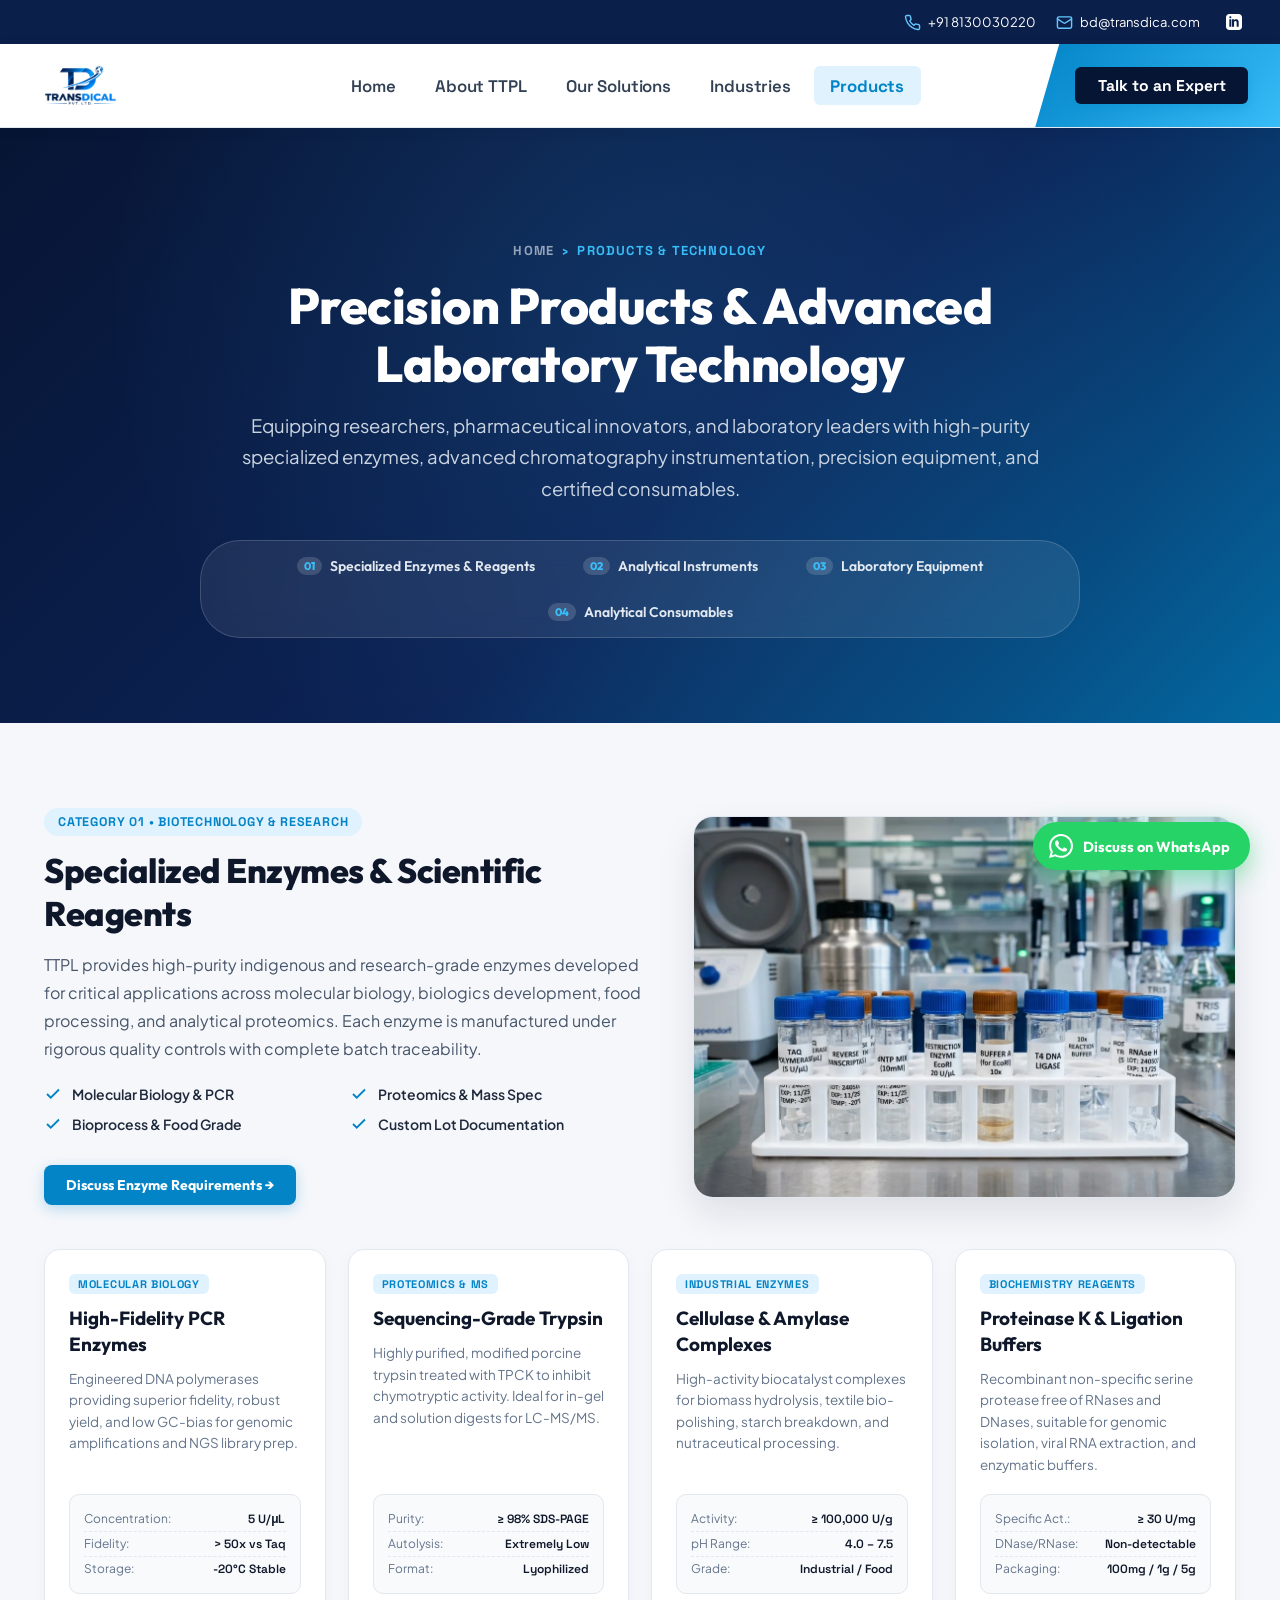
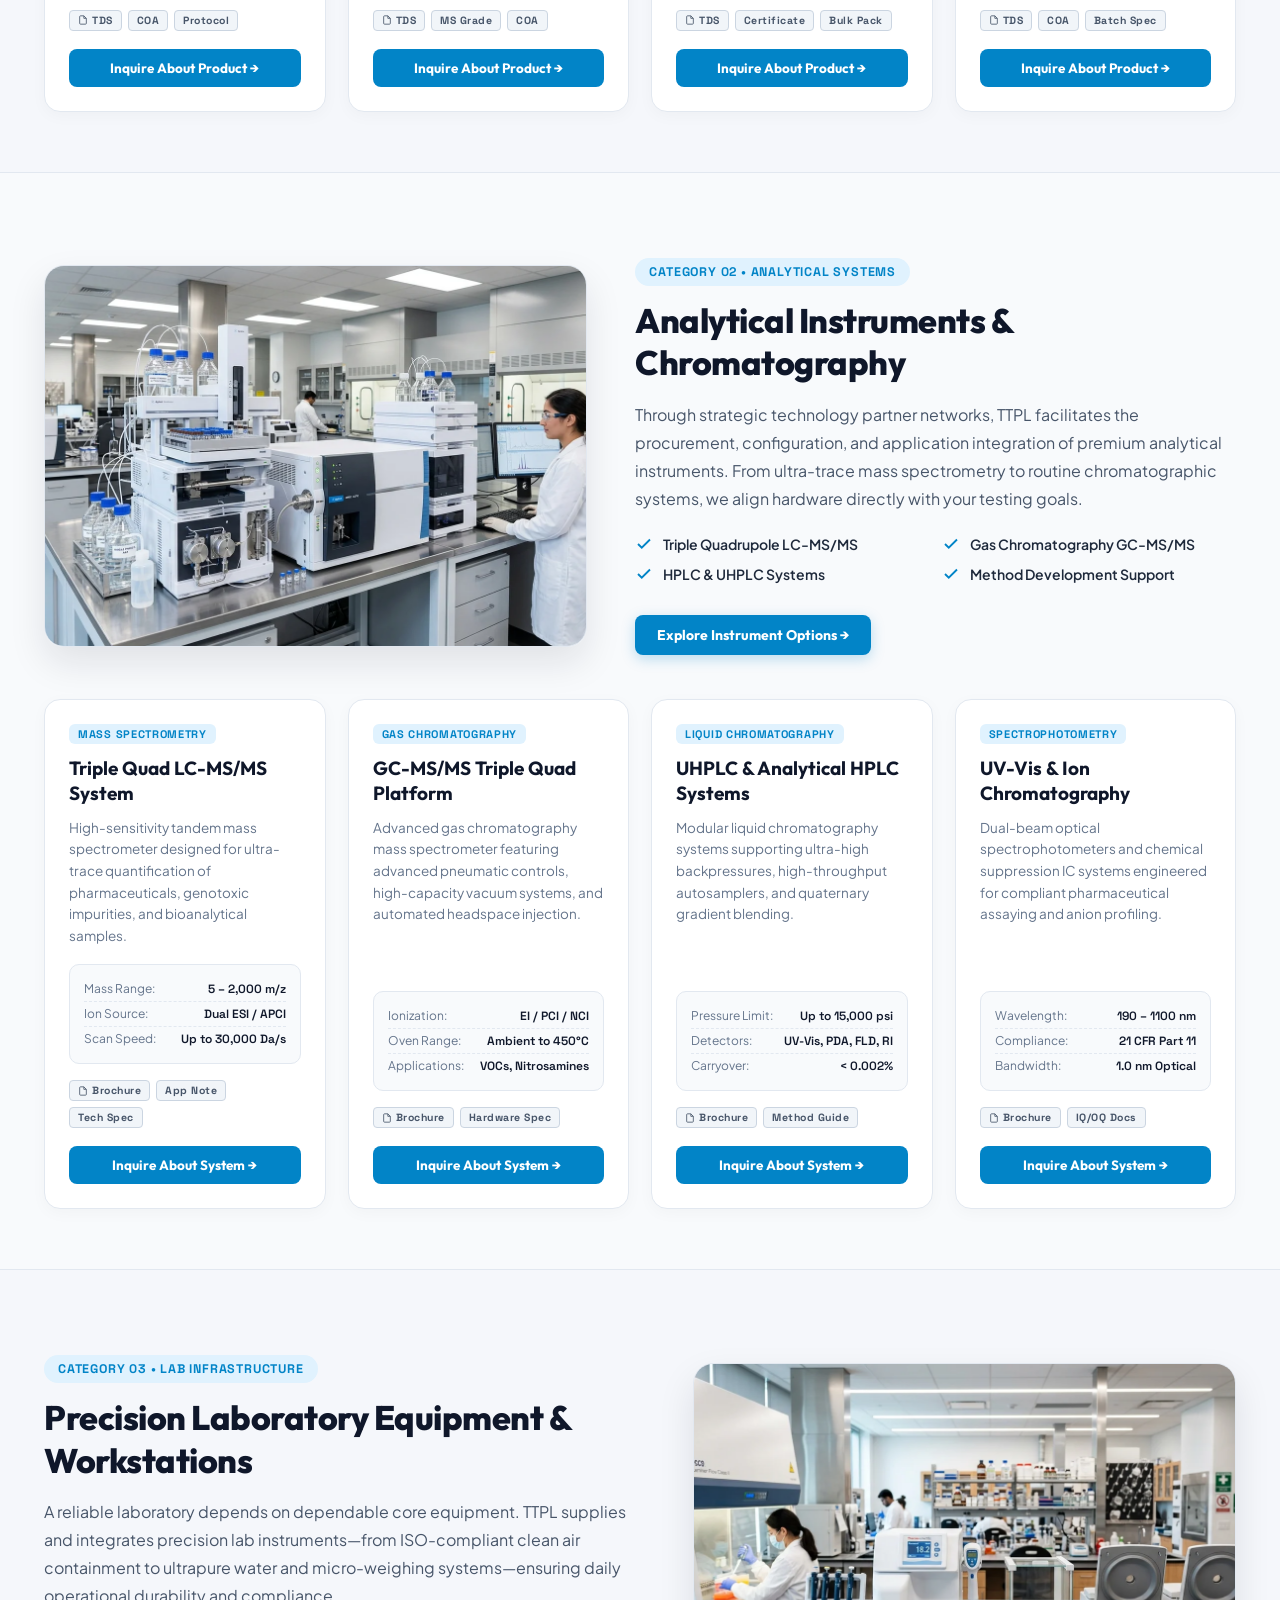
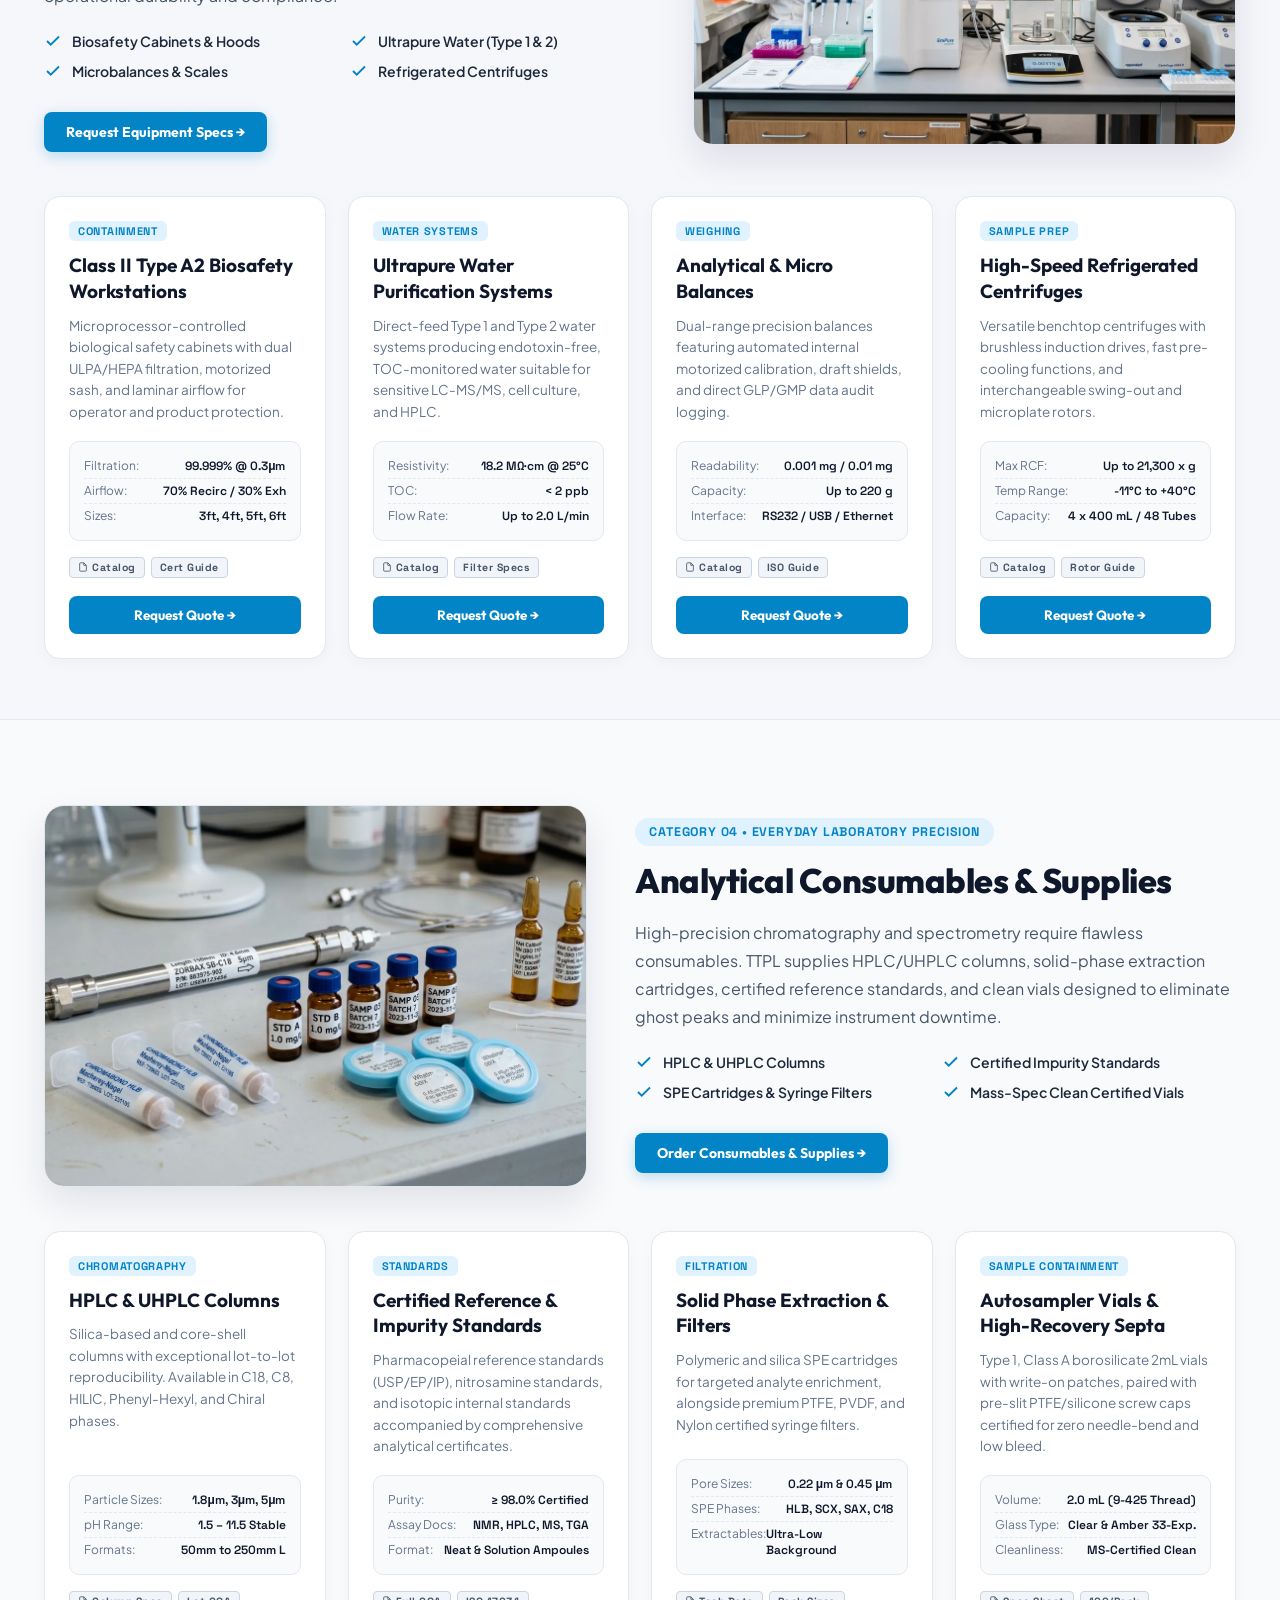
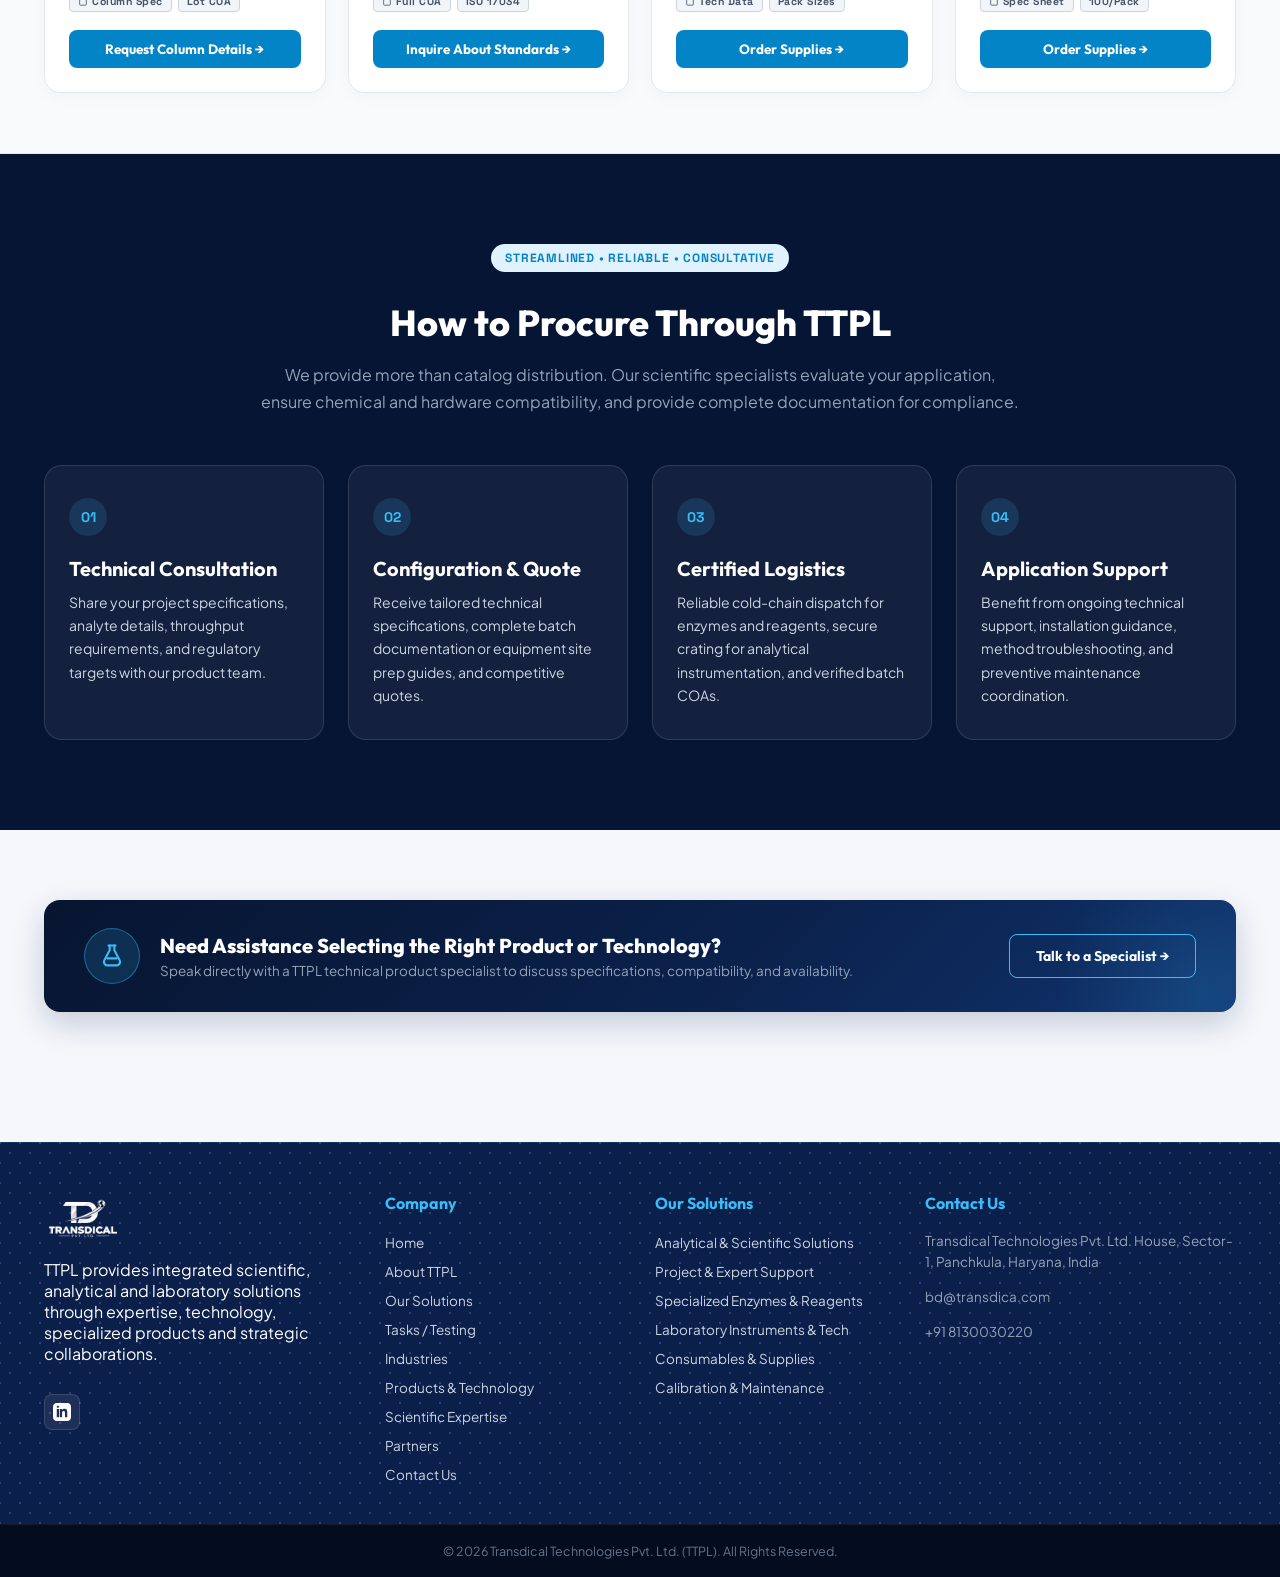
<file: products.html>
<!DOCTYPE html>
<html lang="en">

<head>
    <meta charset="UTF-8">
    <meta name="viewport" content="width=device-width, initial-scale=1.0">
    <title>Scientific Products, Specialized Enzymes &amp; Lab Instruments | Transdica</title>
    <meta name="description"
        content="Procure high-purity specialized enzymes, analytical instruments, chromatography columns, laboratory equipment, and consumables with COA &amp; technical documentation in India.">
    <link rel="canonical" href="https://transdica.com/products.html">

    <!-- Open Graph / Social Meta -->
    <meta property="og:type" content="website">
    <meta property="og:url" content="https://transdica.com/products.html">
    <meta property="og:title" content="Scientific Products, Specialized Enzymes &amp; Lab Instruments | Transdica">
    <meta property="og:description"
        content="Procure specialized enzymes, analytical instruments, and laboratory consumables with full COA and documentation.">
    <meta property="og:image" content="https://transdica.com/TT%20logo.png">
    <meta name="twitter:card" content="summary_large_image">
    <meta name="twitter:title" content="Scientific Products, Specialized Enzymes &amp; Lab Instruments | Transdica">
    <meta name="twitter:description"
        content="Procure specialized enzymes, analytical instruments, and laboratory consumables with full COA and documentation.">
    <meta name="twitter:image" content="https://transdica.com/TT%20logo.png">

    <!-- JSON-LD Structured Data Schema -->
    <script type="application/ld+json">
    {
      "@context": "https://schema.org",
      "@graph": [
        {
          "@type": "BreadcrumbList",
          "itemListElement": [
            {
              "@type": "ListItem",
              "position": 1,
              "name": "Home",
              "item": "https://transdica.com/"
            },
            {
              "@type": "ListItem",
              "position": 2,
              "name": "Products",
              "item": "https://transdica.com/products.html"
            }
          ]
        },
        {
          "@type": "CollectionPage",
          "@id": "https://transdica.com/products.html#collection",
          "url": "https://transdica.com/products.html",
          "name": "Scientific Products & Laboratory Technologies Catalog",
          "description": "High-purity specialized enzymes, analytical instrumentation, laboratory equipment, and certified consumables.",
          "publisher": {
            "@type": "Organization",
            "name": "Transdical Technologies Pvt. Ltd.",
            "url": "https://transdica.com/"
          }
        }
      ]
    }
    </script>

    <!-- Google Fonts Preconnect -->
    <link rel="preconnect" href="https://fonts.googleapis.com">
    <link rel="preconnect" href="https://fonts.gstatic.com" crossorigin>
    <link
        href="https://fonts.googleapis.com/css2?family=Outfit:wght@400;500;600;700;800;900&family=Plus+Jakarta+Sans:ital,wght@0,400;0,500;0,600;0,700;0,800;1,400&family=Space+Grotesk:wght@500;600;700&display=swap"
        rel="stylesheet">

    <!-- Favicon Links -->
    <link rel="apple-touch-icon" sizes="180x180" href="./TT favicon/apple-touch-icon.png">
    <link rel="icon" type="image/png" sizes="32x32" href="./TT favicon/favicon-32x32.png">
    <link rel="icon" type="image/png" sizes="16x16" href="./TT favicon/favicon-16x16.png">
    <link rel="shortcut icon" href="./TT favicon/favicon.ico">
    <link rel="manifest" href="./TT favicon/site.webmanifest">

    <link rel="stylesheet" href="./style.css">
</head>

<body>

    <!-- ================= PAGE LOADER ================= -->
    <div id="page-loader">
        <div class="loader"></div>
    </div>
    <script>
        window.addEventListener('load', () => {
            const loader = document.getElementById('page-loader');
            loader.classList.add('fade-out');
        });
    </script>

    <!-- ================= TOP BAR ================= -->
    <section class="top-bar">
        <div class="container top-bar-content">
            <div class="top-bar-right">
                <a href="tel:+918130030220" class="top-bar-item" id="top-phone">
                    <svg xmlns="http://www.w3.org/2000/svg" viewBox="0 0 24 24" fill="none" stroke="currentColor"
                        stroke-width="2" stroke-linecap="round" stroke-linejoin="round">
                        <path
                            d="M22 16.92v3a2 2 0 0 1-2.18 2 19.79 19.79 0 0 1-8.63-3.07 19.5 19.5 0 0 1-6-6 19.79 19.79 0 0 1-3.07-8.67A2 2 0 0 1 4.11 2h3a2 2 0 0 1 2 1.72 12.84 12.84 0 0 0 .7 2.81 2 2 0 0 1-.45 2.11L8.09 9.91a16 16 0 0 0 6 6l1.27-1.27a2 2 0 0 1 2.11-.45 12.84 12.84 0 0 0 2.81.7A2 2 0 0 1 22 16.92z" />
                    </svg>
                    <span>+91 8130030220</span>
                </a>
                <a href="mailto:bd@transdica.com" class="top-bar-item" id="top-email">
                    <svg xmlns="http://www.w3.org/2000/svg" viewBox="0 0 24 24" fill="none" stroke="currentColor"
                        stroke-width="2" stroke-linecap="round" stroke-linejoin="round">
                        <rect width="20" height="16" x="2" y="4" rx="2" />
                        <path d="m22 7-8.97 5.7a1.94 1.94 0 0 1-2.06 0L2 7" />
                    </svg>
                    <span>bd@transdica.com</span>
                </a>
                <div class="social-links">
                    <a href="https://www.linkedin.com" target="_blank" rel="noopener noreferrer" aria-label="LinkedIn"
                        id="social-linkedin">
                        <svg viewBox="0 0 24 24" xmlns="http://www.w3.org/2000/svg">
                            <path fill="currentColor"
                                d="M19 0H5C2.2 0 0 2.2 0 5v14c0 2.8 2.2 5 5 5h14c2.8 0 5-2.2 5-5V5c0-2.8-2.2-5-5-5zM8 19H5V8h3v11zM6.5 6.5C5.7 6.5 5 5.8 5 5s.7-1.5 1.5-1.5S8 4.2 8 5s-.7 1.5-1.5 1.5zM19 19h-3v-5.5c0-1.3 0-3-1.8-3-1.8 0-2.1 1.4-2.1 2.9V19H9V8h3v1.5c.4-.9 1.5-1.8 3.2-1.8 3.4 0 3.8 2.2 3.8 5.1V19z" />
                        </svg>
                    </a>
                </div>
            </div>
        </div>
    </section>

      <!-- ================= SPLIT TWO-TONE NAVBAR ================= -->
  <header class="header-09">
    <div class="nav-09">
      <div class="nav-09__left">
        <a href="./index.html" class="nav-09__logo" aria-label="TTPL Home">
          <img src="./TT logo.png" alt="Transdica Logo" class="nav-09__logo-img">
        </a>
      </div>
      <div class="nav-09__center">
        <ul class="nav-09__links">
          <li><a href="./index.html">Home</a></li>
          <li><a href="./about.html">About TTPL</a></li>
          <li><a href="./solutions.html">Our Solutions</a></li>
          <li><a href="./testing.html">Industries</a></li>
          <li><a href="./products.html" class="is-active">Products</a></li>
        </ul>
      </div>
      <div class="nav-09__right">
        <a href="./contact.html" class="nav-09__btn nav-09__btn--dark">Talk to an Expert</a>
      </div>
    </div>

    <!-- Mobile Bar & Menu -->
    <input type="checkbox" id="nav-09-toggle">
    <div class="nav-09__mobile-bar">
      <a href="./index.html" class="nav-09__mobile-logo" aria-label="TTPL Home">
        <img src="./TT logo.png" alt="Transdica Logo" class="nav-09__mobile-logo-img">
      </a>
      <label for="nav-09-toggle" class="nav-09__hamburger" aria-label="Toggle menu">
        <span></span><span></span><span></span>
      </label>
    </div>
    <div class="nav-09__mobile-menu">
      <a href="./index.html">Home</a>
      <a href="./about.html">About TTPL</a>
      <a href="./solutions.html">Our Solutions</a>
      <a href="./testing.html">Industries</a>
      <a href="./products.html" class="is-active">Products</a>
      <a href="./contact.html" class="nav-09__mobile-cta">Talk to an Expert &rarr;</a>
    </div>
  </header>

    <!-- ================================================= -->
    <!--                     HERO                          -->
    <!-- ================================================= -->
    <section class="products-hero">
        <div class="products-hero-content">
            <div class="products-breadcrumb">
                <a href="./index.html">Home</a>
                <span>&rsaquo;</span>
                <span>Products &amp; Technology</span>
            </div>

            <h1>Precision Products &amp; Advanced Laboratory Technology</h1>

            <p class="products-hero-sub">
                Equipping researchers, pharmaceutical innovators, and laboratory leaders with high-purity specialized
                enzymes, advanced chromatography instrumentation, precision equipment, and certified consumables.
            </p>

            <div class="category-jump-bar">
                <a href="#enzymes" class="jump-pill">
                    <span class="num">01</span> Specialized Enzymes &amp; Reagents
                </a>
                <a href="#instruments" class="jump-pill">
                    <span class="num">02</span> Analytical Instruments
                </a>
                <a href="#equipment" class="jump-pill">
                    <span class="num">03</span> Laboratory Equipment
                </a>
                <a href="#consumables" class="jump-pill">
                    <span class="num">04</span> Analytical Consumables
                </a>
            </div>
        </div>
    </section>

    <!-- ================================================= -->
    <!--   CATEGORY 1: SPECIALIZED ENZYMES & REAGENTS      -->
    <!-- ================================================= -->
    <section class="product-category-section" id="enzymes">
        <div class="products-wrapper">

            <div class="category-showcase-split">
                <div class="category-showcase-text">
                    <span class="category-badge-pill">Category 01 &bull; Biotechnology &amp; Research</span>
                    <h2>Specialized Enzymes &amp; Scientific Reagents</h2>
                    <p>
                        TTPL provides high-purity indigenous and research-grade enzymes developed for critical
                        applications across molecular biology, biologics development, food processing, and analytical
                        proteomics. Each enzyme is manufactured under rigorous quality controls with complete batch
                        traceability.
                    </p>

                    <div class="category-highlights-list">
                        <div class="highlight-item">
                            <svg viewBox="0 0 24 24" fill="none" stroke="currentColor" stroke-width="2.5"><path d="M20 6 9 17l-5-5"/></svg>
                            <span>Molecular Biology &amp; PCR</span>
                        </div>
                        <div class="highlight-item">
                            <svg viewBox="0 0 24 24" fill="none" stroke="currentColor" stroke-width="2.5"><path d="M20 6 9 17l-5-5"/></svg>
                            <span>Proteomics &amp; Mass Spec</span>
                        </div>
                        <div class="highlight-item">
                            <svg viewBox="0 0 24 24" fill="none" stroke="currentColor" stroke-width="2.5"><path d="M20 6 9 17l-5-5"/></svg>
                            <span>Bioprocess &amp; Food Grade</span>
                        </div>
                        <div class="highlight-item">
                            <svg viewBox="0 0 24 24" fill="none" stroke="currentColor" stroke-width="2.5"><path d="M20 6 9 17l-5-5"/></svg>
                            <span>Custom Lot Documentation</span>
                        </div>
                    </div>

                    <a href="./contact.html" class="btn-solution-cta">Discuss Enzyme Requirements &rarr;</a>
                </div>

                <div class="category-showcase-image">
                    <img src="./lab images/prod-enzymes.webp" alt="Specialized Enzymes and Scientific Reagents">
                </div>
            </div>

            <!-- 4-Card Grid for Enzymes -->
            <div class="products-cards-grid">
                <!-- Card 1 -->
                <div class="product-card-item">
                    <span class="prod-card-tag">Molecular Biology</span>
                    <h3>High-Fidelity PCR Enzymes</h3>
                    <p class="prod-desc">
                        Engineered DNA polymerases providing superior fidelity, robust yield, and low GC-bias for genomic amplifications and NGS library prep.
                    </p>
                    <div class="prod-spec-box">
                        <div class="spec-row">
                            <span class="spec-label">Concentration:</span>
                            <span class="spec-val">5 U/&mu;L</span>
                        </div>
                        <div class="spec-row">
                            <span class="spec-label">Fidelity:</span>
                            <span class="spec-val">&gt; 50x vs Taq</span>
                        </div>
                        <div class="spec-row">
                            <span class="spec-label">Storage:</span>
                            <span class="spec-val">-20&deg;C Stable</span>
                        </div>
                    </div>
                    <div class="doc-pill-wrap">
                        <span class="doc-pill"><svg viewBox="0 0 24 24" fill="none" stroke="currentColor" stroke-width="2"><path d="M14 2H6a2 2 0 0 0-2 2v16a2 2 0 0 0 2 2h12a2 2 0 0 0 2-2V8z"/><polyline points="14 2 14 8 20 8"/></svg> TDS</span>
                        <span class="doc-pill">COA</span>
                        <span class="doc-pill">Protocol</span>
                    </div>
                    <a href="./contact.html" class="btn-card-action">Inquire About Product &rarr;</a>
                </div>

                <!-- Card 2 -->
                <div class="product-card-item">
                    <span class="prod-card-tag">Proteomics &amp; MS</span>
                    <h3>Sequencing-Grade Trypsin</h3>
                    <p class="prod-desc">
                        Highly purified, modified porcine trypsin treated with TPCK to inhibit chymotryptic activity. Ideal for in-gel and solution digests for LC-MS/MS.
                    </p>
                    <div class="prod-spec-box">
                        <div class="spec-row">
                            <span class="spec-label">Purity:</span>
                            <span class="spec-val">&ge; 98% SDS-PAGE</span>
                        </div>
                        <div class="spec-row">
                            <span class="spec-label">Autolysis:</span>
                            <span class="spec-val">Extremely Low</span>
                        </div>
                        <div class="spec-row">
                            <span class="spec-label">Format:</span>
                            <span class="spec-val">Lyophilized</span>
                        </div>
                    </div>
                    <div class="doc-pill-wrap">
                        <span class="doc-pill"><svg viewBox="0 0 24 24" fill="none" stroke="currentColor" stroke-width="2"><path d="M14 2H6a2 2 0 0 0-2 2v16a2 2 0 0 0 2 2h12a2 2 0 0 0 2-2V8z"/><polyline points="14 2 14 8 20 8"/></svg> TDS</span>
                        <span class="doc-pill">MS Grade</span>
                        <span class="doc-pill">COA</span>
                    </div>
                    <a href="./contact.html" class="btn-card-action">Inquire About Product &rarr;</a>
                </div>

                <!-- Card 3 -->
                <div class="product-card-item">
                    <span class="prod-card-tag">Industrial Enzymes</span>
                    <h3>Cellulase &amp; Amylase Complexes</h3>
                    <p class="prod-desc">
                        High-activity biocatalyst complexes for biomass hydrolysis, textile bio-polishing, starch breakdown, and nutraceutical processing.
                    </p>
                    <div class="prod-spec-box">
                        <div class="spec-row">
                            <span class="spec-label">Activity:</span>
                            <span class="spec-val">&ge; 100,000 U/g</span>
                        </div>
                        <div class="spec-row">
                            <span class="spec-label">pH Range:</span>
                            <span class="spec-val">4.0 &ndash; 7.5</span>
                        </div>
                        <div class="spec-row">
                            <span class="spec-label">Grade:</span>
                            <span class="spec-val">Industrial / Food</span>
                        </div>
                    </div>
                    <div class="doc-pill-wrap">
                        <span class="doc-pill"><svg viewBox="0 0 24 24" fill="none" stroke="currentColor" stroke-width="2"><path d="M14 2H6a2 2 0 0 0-2 2v16a2 2 0 0 0 2 2h12a2 2 0 0 0 2-2V8z"/><polyline points="14 2 14 8 20 8"/></svg> TDS</span>
                        <span class="doc-pill">Certificate</span>
                        <span class="doc-pill">Bulk Pack</span>
                    </div>
                    <a href="./contact.html" class="btn-card-action">Inquire About Product &rarr;</a>
                </div>

                <!-- Card 4 -->
                <div class="product-card-item">
                    <span class="prod-card-tag">Biochemistry Reagents</span>
                    <h3>Proteinase K &amp; Ligation Buffers</h3>
                    <p class="prod-desc">
                        Recombinant non-specific serine protease free of RNases and DNases, suitable for genomic isolation, viral RNA extraction, and enzymatic buffers.
                    </p>
                    <div class="prod-spec-box">
                        <div class="spec-row">
                            <span class="spec-label">Specific Act.:</span>
                            <span class="spec-val">&ge; 30 U/mg</span>
                        </div>
                        <div class="spec-row">
                            <span class="spec-label">DNase/RNase:</span>
                            <span class="spec-val">Non-detectable</span>
                        </div>
                        <div class="spec-row">
                            <span class="spec-label">Packaging:</span>
                            <span class="spec-val">100mg / 1g / 5g</span>
                        </div>
                    </div>
                    <div class="doc-pill-wrap">
                        <span class="doc-pill"><svg viewBox="0 0 24 24" fill="none" stroke="currentColor" stroke-width="2"><path d="M14 2H6a2 2 0 0 0-2 2v16a2 2 0 0 0 2 2h12a2 2 0 0 0 2-2V8z"/><polyline points="14 2 14 8 20 8"/></svg> TDS</span>
                        <span class="doc-pill">COA</span>
                        <span class="doc-pill">Batch Spec</span>
                    </div>
                    <a href="./contact.html" class="btn-card-action">Inquire About Product &rarr;</a>
                </div>
            </div>

        </div>
    </section>

    <!-- ================================================= -->
    <!--   CATEGORY 2: ANALYTICAL INSTRUMENTS              -->
    <!-- ================================================= -->
    <section class="product-category-section alt-bg" id="instruments">
        <div class="products-wrapper">

            <div class="category-showcase-split reverse">
                <div class="category-showcase-text">
                    <span class="category-badge-pill">Category 02 &bull; Analytical Systems</span>
                    <h2>Analytical Instruments &amp; Chromatography</h2>
                    <p>
                        Through strategic technology partner networks, TTPL facilitates the procurement, configuration,
                        and application integration of premium analytical instruments. From ultra-trace mass spectrometry
                        to routine chromatographic systems, we align hardware directly with your testing goals.
                    </p>

                    <div class="category-highlights-list">
                        <div class="highlight-item">
                            <svg viewBox="0 0 24 24" fill="none" stroke="currentColor" stroke-width="2.5"><path d="M20 6 9 17l-5-5"/></svg>
                            <span>Triple Quadrupole LC-MS/MS</span>
                        </div>
                        <div class="highlight-item">
                            <svg viewBox="0 0 24 24" fill="none" stroke="currentColor" stroke-width="2.5"><path d="M20 6 9 17l-5-5"/></svg>
                            <span>Gas Chromatography GC-MS/MS</span>
                        </div>
                        <div class="highlight-item">
                            <svg viewBox="0 0 24 24" fill="none" stroke="currentColor" stroke-width="2.5"><path d="M20 6 9 17l-5-5"/></svg>
                            <span>HPLC &amp; UHPLC Systems</span>
                        </div>
                        <div class="highlight-item">
                            <svg viewBox="0 0 24 24" fill="none" stroke="currentColor" stroke-width="2.5"><path d="M20 6 9 17l-5-5"/></svg>
                            <span>Method Development Support</span>
                        </div>
                    </div>

                    <a href="./contact.html" class="btn-solution-cta">Explore Instrument Options &rarr;</a>
                </div>

                <div class="category-showcase-image">
                    <img src="./lab images/prod-instruments.webp" alt="Analytical Instruments and Chromatography">
                </div>
            </div>

            <!-- 4-Card Grid for Instruments -->
            <div class="products-cards-grid">
                <!-- Card 1 -->
                <div class="product-card-item">
                    <span class="prod-card-tag">Mass Spectrometry</span>
                    <h3>Triple Quad LC-MS/MS System</h3>
                    <p class="prod-desc">
                        High-sensitivity tandem mass spectrometer designed for ultra-trace quantification of pharmaceuticals, genotoxic impurities, and bioanalytical samples.
                    </p>
                    <div class="prod-spec-box">
                        <div class="spec-row">
                            <span class="spec-label">Mass Range:</span>
                            <span class="spec-val">5 &ndash; 2,000 m/z</span>
                        </div>
                        <div class="spec-row">
                            <span class="spec-label">Ion Source:</span>
                            <span class="spec-val">Dual ESI / APCI</span>
                        </div>
                        <div class="spec-row">
                            <span class="spec-label">Scan Speed:</span>
                            <span class="spec-val">Up to 30,000 Da/s</span>
                        </div>
                    </div>
                    <div class="doc-pill-wrap">
                        <span class="doc-pill"><svg viewBox="0 0 24 24" fill="none" stroke="currentColor" stroke-width="2"><path d="M14 2H6a2 2 0 0 0-2 2v16a2 2 0 0 0 2 2h12a2 2 0 0 0 2-2V8z"/><polyline points="14 2 14 8 20 8"/></svg> Brochure</span>
                        <span class="doc-pill">App Note</span>
                        <span class="doc-pill">Tech Spec</span>
                    </div>
                    <a href="./contact.html" class="btn-card-action">Inquire About System &rarr;</a>
                </div>

                <!-- Card 2 -->
                <div class="product-card-item">
                    <span class="prod-card-tag">Gas Chromatography</span>
                    <h3>GC-MS/MS Triple Quad Platform</h3>
                    <p class="prod-desc">
                        Advanced gas chromatography mass spectrometer featuring advanced pneumatic controls, high-capacity vacuum systems, and automated headspace injection.
                    </p>
                    <div class="prod-spec-box">
                        <div class="spec-row">
                            <span class="spec-label">Ionization:</span>
                            <span class="spec-val">EI / PCI / NCI</span>
                        </div>
                        <div class="spec-row">
                            <span class="spec-label">Oven Range:</span>
                            <span class="spec-val">Ambient to 450&deg;C</span>
                        </div>
                        <div class="spec-row">
                            <span class="spec-label">Applications:</span>
                            <span class="spec-val">VOCs, Nitrosamines</span>
                        </div>
                    </div>
                    <div class="doc-pill-wrap">
                        <span class="doc-pill"><svg viewBox="0 0 24 24" fill="none" stroke="currentColor" stroke-width="2"><path d="M14 2H6a2 2 0 0 0-2 2v16a2 2 0 0 0 2 2h12a2 2 0 0 0 2-2V8z"/><polyline points="14 2 14 8 20 8"/></svg> Brochure</span>
                        <span class="doc-pill">Hardware Spec</span>
                    </div>
                    <a href="./contact.html" class="btn-card-action">Inquire About System &rarr;</a>
                </div>

                <!-- Card 3 -->
                <div class="product-card-item">
                    <span class="prod-card-tag">Liquid Chromatography</span>
                    <h3>UHPLC &amp; Analytical HPLC Systems</h3>
                    <p class="prod-desc">
                        Modular liquid chromatography systems supporting ultra-high backpressures, high-throughput autosamplers, and quaternary gradient blending.
                    </p>
                    <div class="prod-spec-box">
                        <div class="spec-row">
                            <span class="spec-label">Pressure Limit:</span>
                            <span class="spec-val">Up to 15,000 psi</span>
                        </div>
                        <div class="spec-row">
                            <span class="spec-label">Detectors:</span>
                            <span class="spec-val">UV-Vis, PDA, FLD, RI</span>
                        </div>
                        <div class="spec-row">
                            <span class="spec-label">Carryover:</span>
                            <span class="spec-val">&lt; 0.002%</span>
                        </div>
                    </div>
                    <div class="doc-pill-wrap">
                        <span class="doc-pill"><svg viewBox="0 0 24 24" fill="none" stroke="currentColor" stroke-width="2"><path d="M14 2H6a2 2 0 0 0-2 2v16a2 2 0 0 0 2 2h12a2 2 0 0 0 2-2V8z"/><polyline points="14 2 14 8 20 8"/></svg> Brochure</span>
                        <span class="doc-pill">Method Guide</span>
                    </div>
                    <a href="./contact.html" class="btn-card-action">Inquire About System &rarr;</a>
                </div>

                <!-- Card 4 -->
                <div class="product-card-item">
                    <span class="prod-card-tag">Spectrophotometry</span>
                    <h3>UV-Vis &amp; Ion Chromatography</h3>
                    <p class="prod-desc">
                        Dual-beam optical spectrophotometers and chemical suppression IC systems engineered for compliant pharmaceutical assaying and anion profiling.
                    </p>
                    <div class="prod-spec-box">
                        <div class="spec-row">
                            <span class="spec-label">Wavelength:</span>
                            <span class="spec-val">190 &ndash; 1100 nm</span>
                        </div>
                        <div class="spec-row">
                            <span class="spec-label">Compliance:</span>
                            <span class="spec-val">21 CFR Part 11</span>
                        </div>
                        <div class="spec-row">
                            <span class="spec-label">Bandwidth:</span>
                            <span class="spec-val">1.0 nm Optical</span>
                        </div>
                    </div>
                    <div class="doc-pill-wrap">
                        <span class="doc-pill"><svg viewBox="0 0 24 24" fill="none" stroke="currentColor" stroke-width="2"><path d="M14 2H6a2 2 0 0 0-2 2v16a2 2 0 0 0 2 2h12a2 2 0 0 0 2-2V8z"/><polyline points="14 2 14 8 20 8"/></svg> Brochure</span>
                        <span class="doc-pill">IQ/OQ Docs</span>
                    </div>
                    <a href="./contact.html" class="btn-card-action">Inquire About System &rarr;</a>
                </div>
            </div>

        </div>
    </section>

    <!-- ================================================= -->
    <!--   CATEGORY 3: LABORATORY EQUIPMENT                -->
    <!-- ================================================= -->
    <section class="product-category-section" id="equipment">
        <div class="products-wrapper">

            <div class="category-showcase-split">
                <div class="category-showcase-text">
                    <span class="category-badge-pill">Category 03 &bull; Lab Infrastructure</span>
                    <h2>Precision Laboratory Equipment &amp; Workstations</h2>
                    <p>
                        A reliable laboratory depends on dependable core equipment. TTPL supplies and integrates
                        precision lab instruments—from ISO-compliant clean air containment to ultrapure water and
                        micro-weighing systems—ensuring daily operational durability and compliance.
                    </p>

                    <div class="category-highlights-list">
                        <div class="highlight-item">
                            <svg viewBox="0 0 24 24" fill="none" stroke="currentColor" stroke-width="2.5"><path d="M20 6 9 17l-5-5"/></svg>
                            <span>Biosafety Cabinets &amp; Hoods</span>
                        </div>
                        <div class="highlight-item">
                            <svg viewBox="0 0 24 24" fill="none" stroke="currentColor" stroke-width="2.5"><path d="M20 6 9 17l-5-5"/></svg>
                            <span>Ultrapure Water (Type 1 &amp; 2)</span>
                        </div>
                        <div class="highlight-item">
                            <svg viewBox="0 0 24 24" fill="none" stroke="currentColor" stroke-width="2.5"><path d="M20 6 9 17l-5-5"/></svg>
                            <span>Microbalances &amp; Scales</span>
                        </div>
                        <div class="highlight-item">
                            <svg viewBox="0 0 24 24" fill="none" stroke="currentColor" stroke-width="2.5"><path d="M20 6 9 17l-5-5"/></svg>
                            <span>Refrigerated Centrifuges</span>
                        </div>
                    </div>

                    <a href="./contact.html" class="btn-solution-cta">Request Equipment Specs &rarr;</a>
                </div>

                <div class="category-showcase-image">
                    <img src="./lab images/prod-equipment.webp" alt="Precision Laboratory Equipment and Workstations">
                </div>
            </div>

            <!-- 4-Card Grid for Equipment -->
            <div class="products-cards-grid">
                <!-- Card 1 -->
                <div class="product-card-item">
                    <span class="prod-card-tag">Containment</span>
                    <h3>Class II Type A2 Biosafety Workstations</h3>
                    <p class="prod-desc">
                        Microprocessor-controlled biological safety cabinets with dual ULPA/HEPA filtration, motorized sash, and laminar airflow for operator and product protection.
                    </p>
                    <div class="prod-spec-box">
                        <div class="spec-row">
                            <span class="spec-label">Filtration:</span>
                            <span class="spec-val">99.999% @ 0.3&mu;m</span>
                        </div>
                        <div class="spec-row">
                            <span class="spec-label">Airflow:</span>
                            <span class="spec-val">70% Recirc / 30% Exh</span>
                        </div>
                        <div class="spec-row">
                            <span class="spec-label">Sizes:</span>
                            <span class="spec-val">3ft, 4ft, 5ft, 6ft</span>
                        </div>
                    </div>
                    <div class="doc-pill-wrap">
                        <span class="doc-pill"><svg viewBox="0 0 24 24" fill="none" stroke="currentColor" stroke-width="2"><path d="M14 2H6a2 2 0 0 0-2 2v16a2 2 0 0 0 2 2h12a2 2 0 0 0 2-2V8z"/><polyline points="14 2 14 8 20 8"/></svg> Catalog</span>
                        <span class="doc-pill">Cert Guide</span>
                    </div>
                    <a href="./contact.html" class="btn-card-action">Request Quote &rarr;</a>
                </div>

                <!-- Card 2 -->
                <div class="product-card-item">
                    <span class="prod-card-tag">Water Systems</span>
                    <h3>Ultrapure Water Purification Systems</h3>
                    <p class="prod-desc">
                        Direct-feed Type 1 and Type 2 water systems producing endotoxin-free, TOC-monitored water suitable for sensitive LC-MS/MS, cell culture, and HPLC.
                    </p>
                    <div class="prod-spec-box">
                        <div class="spec-row">
                            <span class="spec-label">Resistivity:</span>
                            <span class="spec-val">18.2 M&Omega;&middot;cm @ 25&deg;C</span>
                        </div>
                        <div class="spec-row">
                            <span class="spec-label">TOC:</span>
                            <span class="spec-val">&lt; 2 ppb</span>
                        </div>
                        <div class="spec-row">
                            <span class="spec-label">Flow Rate:</span>
                            <span class="spec-val">Up to 2.0 L/min</span>
                        </div>
                    </div>
                    <div class="doc-pill-wrap">
                        <span class="doc-pill"><svg viewBox="0 0 24 24" fill="none" stroke="currentColor" stroke-width="2"><path d="M14 2H6a2 2 0 0 0-2 2v16a2 2 0 0 0 2 2h12a2 2 0 0 0 2-2V8z"/><polyline points="14 2 14 8 20 8"/></svg> Catalog</span>
                        <span class="doc-pill">Filter Specs</span>
                    </div>
                    <a href="./contact.html" class="btn-card-action">Request Quote &rarr;</a>
                </div>

                <!-- Card 3 -->
                <div class="product-card-item">
                    <span class="prod-card-tag">Weighing</span>
                    <h3>Analytical &amp; Micro Balances</h3>
                    <p class="prod-desc">
                        Dual-range precision balances featuring automated internal motorized calibration, draft shields, and direct GLP/GMP data audit logging.
                    </p>
                    <div class="prod-spec-box">
                        <div class="spec-row">
                            <span class="spec-label">Readability:</span>
                            <span class="spec-val">0.001 mg / 0.01 mg</span>
                        </div>
                        <div class="spec-row">
                            <span class="spec-label">Capacity:</span>
                            <span class="spec-val">Up to 220 g</span>
                        </div>
                        <div class="spec-row">
                            <span class="spec-label">Interface:</span>
                            <span class="spec-val">RS232 / USB / Ethernet</span>
                        </div>
                    </div>
                    <div class="doc-pill-wrap">
                        <span class="doc-pill"><svg viewBox="0 0 24 24" fill="none" stroke="currentColor" stroke-width="2"><path d="M14 2H6a2 2 0 0 0-2 2v16a2 2 0 0 0 2 2h12a2 2 0 0 0 2-2V8z"/><polyline points="14 2 14 8 20 8"/></svg> Catalog</span>
                        <span class="doc-pill">ISO Guide</span>
                    </div>
                    <a href="./contact.html" class="btn-card-action">Request Quote &rarr;</a>
                </div>

                <!-- Card 4 -->
                <div class="product-card-item">
                    <span class="prod-card-tag">Sample Prep</span>
                    <h3>High-Speed Refrigerated Centrifuges</h3>
                    <p class="prod-desc">
                        Versatile benchtop centrifuges with brushless induction drives, fast pre-cooling functions, and interchangeable swing-out and microplate rotors.
                    </p>
                    <div class="prod-spec-box">
                        <div class="spec-row">
                            <span class="spec-label">Max RCF:</span>
                            <span class="spec-val">Up to 21,300 x g</span>
                        </div>
                        <div class="spec-row">
                            <span class="spec-label">Temp Range:</span>
                            <span class="spec-val">-11&deg;C to +40&deg;C</span>
                        </div>
                        <div class="spec-row">
                            <span class="spec-label">Capacity:</span>
                            <span class="spec-val">4 x 400 mL / 48 Tubes</span>
                        </div>
                    </div>
                    <div class="doc-pill-wrap">
                        <span class="doc-pill"><svg viewBox="0 0 24 24" fill="none" stroke="currentColor" stroke-width="2"><path d="M14 2H6a2 2 0 0 0-2 2v16a2 2 0 0 0 2 2h12a2 2 0 0 0 2-2V8z"/><polyline points="14 2 14 8 20 8"/></svg> Catalog</span>
                        <span class="doc-pill">Rotor Guide</span>
                    </div>
                    <a href="./contact.html" class="btn-card-action">Request Quote &rarr;</a>
                </div>
            </div>

        </div>
    </section>

    <!-- ================================================= -->
    <!--   CATEGORY 4: ANALYTICAL CONSUMABLES & SUPPLIES   -->
    <!-- ================================================= -->
    <section class="product-category-section alt-bg" id="consumables">
        <div class="products-wrapper">

            <div class="category-showcase-split reverse">
                <div class="category-showcase-text">
                    <span class="category-badge-pill">Category 04 &bull; Everyday Laboratory Precision</span>
                    <h2>Analytical Consumables &amp; Supplies</h2>
                    <p>
                        High-precision chromatography and spectrometry require flawless consumables. TTPL supplies
                        HPLC/UHPLC columns, solid-phase extraction cartridges, certified reference standards, and clean
                        vials designed to eliminate ghost peaks and minimize instrument downtime.
                    </p>

                    <div class="category-highlights-list">
                        <div class="highlight-item">
                            <svg viewBox="0 0 24 24" fill="none" stroke="currentColor" stroke-width="2.5"><path d="M20 6 9 17l-5-5"/></svg>
                            <span>HPLC &amp; UHPLC Columns</span>
                        </div>
                        <div class="highlight-item">
                            <svg viewBox="0 0 24 24" fill="none" stroke="currentColor" stroke-width="2.5"><path d="M20 6 9 17l-5-5"/></svg>
                            <span>Certified Impurity Standards</span>
                        </div>
                        <div class="highlight-item">
                            <svg viewBox="0 0 24 24" fill="none" stroke="currentColor" stroke-width="2.5"><path d="M20 6 9 17l-5-5"/></svg>
                            <span>SPE Cartridges &amp; Syringe Filters</span>
                        </div>
                        <div class="highlight-item">
                            <svg viewBox="0 0 24 24" fill="none" stroke="currentColor" stroke-width="2.5"><path d="M20 6 9 17l-5-5"/></svg>
                            <span>Mass-Spec Clean Certified Vials</span>
                        </div>
                    </div>

                    <a href="./contact.html" class="btn-solution-cta">Order Consumables &amp; Supplies &rarr;</a>
                </div>

                <div class="category-showcase-image">
                    <img src="./lab images/prod-consumables.webp" alt="Analytical Consumables and Laboratory Supplies">
                </div>
            </div>

            <!-- 4-Card Grid for Consumables -->
            <div class="products-cards-grid">
                <!-- Card 1 -->
                <div class="product-card-item">
                    <span class="prod-card-tag">Chromatography</span>
                    <h3>HPLC &amp; UHPLC Columns</h3>
                    <p class="prod-desc">
                        Silica-based and core-shell columns with exceptional lot-to-lot reproducibility. Available in C18, C8, HILIC, Phenyl-Hexyl, and Chiral phases.
                    </p>
                    <div class="prod-spec-box">
                        <div class="spec-row">
                            <span class="spec-label">Particle Sizes:</span>
                            <span class="spec-val">1.8&mu;m, 3&mu;m, 5&mu;m</span>
                        </div>
                        <div class="spec-row">
                            <span class="spec-label">pH Range:</span>
                            <span class="spec-val">1.5 &ndash; 11.5 Stable</span>
                        </div>
                        <div class="spec-row">
                            <span class="spec-label">Formats:</span>
                            <span class="spec-val">50mm to 250mm L</span>
                        </div>
                    </div>
                    <div class="doc-pill-wrap">
                        <span class="doc-pill"><svg viewBox="0 0 24 24" fill="none" stroke="currentColor" stroke-width="2"><path d="M14 2H6a2 2 0 0 0-2 2v16a2 2 0 0 0 2 2h12a2 2 0 0 0 2-2V8z"/><polyline points="14 2 14 8 20 8"/></svg> Column Spec</span>
                        <span class="doc-pill">Lot COA</span>
                    </div>
                    <a href="./contact.html" class="btn-card-action">Request Column Details &rarr;</a>
                </div>

                <!-- Card 2 -->
                <div class="product-card-item">
                    <span class="prod-card-tag">Standards</span>
                    <h3>Certified Reference &amp; Impurity Standards</h3>
                    <p class="prod-desc">
                        Pharmacopeial reference standards (USP/EP/IP), nitrosamine standards, and isotopic internal standards accompanied by comprehensive analytical certificates.
                    </p>
                    <div class="prod-spec-box">
                        <div class="spec-row">
                            <span class="spec-label">Purity:</span>
                            <span class="spec-val">&ge; 98.0% Certified</span>
                        </div>
                        <div class="spec-row">
                            <span class="spec-label">Assay Docs:</span>
                            <span class="spec-val">NMR, HPLC, MS, TGA</span>
                        </div>
                        <div class="spec-row">
                            <span class="spec-label">Format:</span>
                            <span class="spec-val">Neat &amp; Solution Ampoules</span>
                        </div>
                    </div>
                    <div class="doc-pill-wrap">
                        <span class="doc-pill"><svg viewBox="0 0 24 24" fill="none" stroke="currentColor" stroke-width="2"><path d="M14 2H6a2 2 0 0 0-2 2v16a2 2 0 0 0 2 2h12a2 2 0 0 0 2-2V8z"/><polyline points="14 2 14 8 20 8"/></svg> Full COA</span>
                        <span class="doc-pill">ISO 17034</span>
                    </div>
                    <a href="./contact.html" class="btn-card-action">Inquire About Standards &rarr;</a>
                </div>

                <!-- Card 3 -->
                <div class="product-card-item">
                    <span class="prod-card-tag">Filtration</span>
                    <h3>Solid Phase Extraction &amp; Filters</h3>
                    <p class="prod-desc">
                        Polymeric and silica SPE cartridges for targeted analyte enrichment, alongside premium PTFE, PVDF, and Nylon certified syringe filters.
                    </p>
                    <div class="prod-spec-box">
                        <div class="spec-row">
                            <span class="spec-label">Pore Sizes:</span>
                            <span class="spec-val">0.22 &mu;m &amp; 0.45 &mu;m</span>
                        </div>
                        <div class="spec-row">
                            <span class="spec-label">SPE Phases:</span>
                            <span class="spec-val">HLB, SCX, SAX, C18</span>
                        </div>
                        <div class="spec-row">
                            <span class="spec-label">Extractables:</span>
                            <span class="spec-val">Ultra-Low Background</span>
                        </div>
                    </div>
                    <div class="doc-pill-wrap">
                        <span class="doc-pill"><svg viewBox="0 0 24 24" fill="none" stroke="currentColor" stroke-width="2"><path d="M14 2H6a2 2 0 0 0-2 2v16a2 2 0 0 0 2 2h12a2 2 0 0 0 2-2V8z"/><polyline points="14 2 14 8 20 8"/></svg> Tech Data</span>
                        <span class="doc-pill">Pack Sizes</span>
                    </div>
                    <a href="./contact.html" class="btn-card-action">Order Supplies &rarr;</a>
                </div>

                <!-- Card 4 -->
                <div class="product-card-item">
                    <span class="prod-card-tag">Sample Containment</span>
                    <h3>Autosampler Vials &amp; High-Recovery Septa</h3>
                    <p class="prod-desc">
                        Type 1, Class A borosilicate 2mL vials with write-on patches, paired with pre-slit PTFE/silicone screw caps certified for zero needle-bend and low bleed.
                    </p>
                    <div class="prod-spec-box">
                        <div class="spec-row">
                            <span class="spec-label">Volume:</span>
                            <span class="spec-val">2.0 mL (9-425 Thread)</span>
                        </div>
                        <div class="spec-row">
                            <span class="spec-label">Glass Type:</span>
                            <span class="spec-val">Clear &amp; Amber 33-Exp.</span>
                        </div>
                        <div class="spec-row">
                            <span class="spec-label">Cleanliness:</span>
                            <span class="spec-val">MS-Certified Clean</span>
                        </div>
                    </div>
                    <div class="doc-pill-wrap">
                        <span class="doc-pill"><svg viewBox="0 0 24 24" fill="none" stroke="currentColor" stroke-width="2"><path d="M14 2H6a2 2 0 0 0-2 2v16a2 2 0 0 0 2 2h12a2 2 0 0 0 2-2V8z"/><polyline points="14 2 14 8 20 8"/></svg> Spec Sheet</span>
                        <span class="doc-pill">100/Pack</span>
                    </div>
                    <a href="./contact.html" class="btn-card-action">Order Supplies &rarr;</a>
                </div>
            </div>

        </div>
    </section>

    <!-- ================================================= -->
    <!--          HOW TO PROCURE / SUPPORT PATHWAY         -->
    <!-- ================================================= -->
    <section class="procure-pathway-section">
        <div class="products-wrapper">
            <div class="procure-pathway-header">
                <span class="about-vm-badge">Streamlined &bull; Reliable &bull; Consultative</span>
                <h2>How to Procure Through TTPL</h2>
                <p>
                    We provide more than catalog distribution. Our scientific specialists evaluate your application,
                    ensure chemical and hardware compatibility, and provide complete documentation for compliance.
                </p>
            </div>

            <div class="procure-steps-grid">
                <!-- Step 1 -->
                <div class="procure-step-card">
                    <div class="procure-step-num">01</div>
                    <h3>Technical Consultation</h3>
                    <p>
                        Share your project specifications, analyte details, throughput requirements, and regulatory targets with our product team.
                    </p>
                </div>

                <!-- Step 2 -->
                <div class="procure-step-card">
                    <div class="procure-step-num">02</div>
                    <h3>Configuration &amp; Quote</h3>
                    <p>
                        Receive tailored technical specifications, complete batch documentation or equipment site prep guides, and competitive quotes.
                    </p>
                </div>

                <!-- Step 3 -->
                <div class="procure-step-card">
                    <div class="procure-step-num">03</div>
                    <h3>Certified Logistics</h3>
                    <p>
                        Reliable cold-chain dispatch for enzymes and reagents, secure crating for analytical instrumentation, and verified batch COAs.
                    </p>
                </div>

                <!-- Step 4 -->
                <div class="procure-step-card">
                    <div class="procure-step-num">04</div>
                    <h3>Application Support</h3>
                    <p>
                        Benefit from ongoing technical support, installation guidance, method troubleshooting, and preventive maintenance coordination.
                    </p>
                </div>
            </div>
        </div>
    </section>

    <!-- ================================================= -->
    <!--                     CTA BANNER                    -->
    <!-- ================================================= -->
    <div class="products-wrapper" style="padding: 70px 24px;">
        <section class="testing-cta-banner">
            <div class="testing-cta-left">
                <div class="testing-cta-icon">
                    <svg viewBox="0 0 24 24" fill="none" stroke="currentColor" stroke-width="1.8" stroke-linecap="round"
                        stroke-linejoin="round">
                        <path d="M9 3h6" />
                        <path d="M10 3v4l-4.5 8.5A3 3 0 0 0 8.2 20h7.6a3 3 0 0 0 2.7-4.5L14 7V3" />
                        <path d="M8 14h8" />
                    </svg>
                </div>
                <div class="testing-cta-text">
                    <h3>Need Assistance Selecting the Right Product or Technology?</h3>
                    <p>Speak directly with a TTPL technical product specialist to discuss specifications, compatibility, and availability.</p>
                </div>
            </div>

            <a href="./contact.html" class="testing-cta-btn">
                Talk to a Specialist &rarr;
            </a>
        </section>
    </div>

    <!-- ================================================= -->
    <!--                     FOOTER                        -->
    <!-- ================================================= -->
    <footer>
        <div class="footer-container">
            <!-- Column 1: Brand Info -->
            <div class="footer-col footer-brand-col">
                <img class="footer-logo" src="./TT logo white.png" alt="Transdical Technologies Pvt. Ltd. Logo">
                <p class="footer-desc">
                    TTPL provides integrated scientific, analytical and laboratory solutions through expertise, technology, specialized products and strategic collaborations.
                </p>
                <div class="footer-social">
                    <a href="https://www.linkedin.com" target="_blank" rel="noopener noreferrer" aria-label="LinkedIn">
                        <svg viewBox="0 0 24 24" width="20" height="20" fill="currentColor">
                            <path d="M19 0H5C2.2 0 0 2.2 0 5v14c0 2.8 2.2 5 5 5h14c2.8 0 5-2.2 5-5V5c0-2.8-2.2-5-5-5zM8 19H5V8h3v11zM6.5 6.5C5.7 6.5 5 5.8 5 5s.7-1.5 1.5-1.5S8 4.2 8 5s-.7 1.5-1.5 1.5zM19 19h-3v-5.5c0-1.3 0-3-1.8-3-1.8 0-2.1 1.4-2.1 2.9V19H9V8h3v1.5c.4-.9 1.5-1.8 3.2-1.8 3.4 0 3.8 2.2 3.8 5.1V19z" />
                        </svg>
                    </a>
                </div>
            </div>

            <!-- Column 2: Quick Links -->
            <div class="footer-col">
                <h3 class="footer-heading">Company</h3>
                <ul class="footer-links">
                    <li><a href="./index.html">Home</a></li>
                    <li><a href="./about.html">About TTPL</a></li>
                    <li><a href="./solutions.html">Our Solutions</a></li>
          <li><a href="./testing.html">Tasks / Testing</a></li>
                    <li><a href="./industries.html">Industries</a></li>
                    <li><a href="./products.html">Products &amp; Technology</a></li>
                    <li><a href="./solutions.html#expertise">Scientific Expertise</a></li>
                    <li><a href="./partners.html">Partners</a></li>
                    <li><a href="./contact.html">Contact Us</a></li>
                </ul>
            </div>

            <!-- Column 3: Solutions -->
            <div class="footer-col">
                <h3 class="footer-heading">Our Solutions</h3>
                <ul class="footer-links">
                    <li><a href="./solutions.html#analytical-solutions">Analytical &amp; Scientific Solutions</a></li>
                    <li><a href="./solutions.html#project-support">Project &amp; Expert Support</a></li>
                    <li><a href="./solutions.html#enzymes-reagents">Specialized Enzymes &amp; Reagents</a></li>
                    <li><a href="./solutions.html#instruments-technology">Laboratory Instruments &amp; Tech</a></li>
                    <li><a href="./solutions.html#laboratory-consumables">Consumables &amp; Supplies</a></li>
                    <li><a href="./solutions.html#calibration-maintenance">Calibration &amp; Maintenance</a></li>
                </ul>
            </div>

            <!-- Column 4: Contact info -->
            <div class="footer-col">
                <h3 class="footer-contact-heading">Contact Us</h3>
                <p class="footer-text">Transdical Technologies Pvt. Ltd. House, Sector-1, Panchkula, Haryana, India</p>
                <p class="footer-text">
                    <a href="mailto:bd@transdica.com" style="color: inherit; text-decoration: none;">bd@transdica.com</a>
                </p>
                <p class="footer-text">
                    <a href="tel:+918130030220" style="color: inherit; text-decoration: none;">+91 8130030220</a>
                </p>
            </div>
        </div>

        <!-- Copyright -->
        <div class="footer-bottom">
            <p>&copy; 2026 Transdical Technologies Pvt. Ltd. (TTPL). All Rights Reserved.</p>
        </div>
    </footer>

    <!-- ================= FLOATING WHATSAPP BUTTON ================= -->
    <a href="https://wa.me/918130030220?text=Hello%20TTPL%20Team%2C%20I%20would%20like%20to%20inquire%20about%20products%20and%20technology."
        class="whatsapp-float-btn" target="_blank" rel="noopener noreferrer" aria-label="Inquire on WhatsApp"
        id="floating-whatsapp-btn">
        <svg viewBox="0 0 24 24">
            <path
                d="M.057 24l1.687-6.163c-1.041-1.804-1.588-3.849-1.587-5.946.003-6.556 5.338-11.891 11.893-11.891 3.181.001 6.167 1.24 8.413 3.488 2.245 2.248 3.481 5.236 3.48 8.414-.003 6.557-5.338 11.892-11.893 11.892-1.99-.001-3.951-.5-5.688-1.448l-6.305 1.654zm6.597-3.807c1.676.995 3.276 1.591 5.392 1.592 5.448 0 9.886-4.434 9.889-9.885.002-5.462-4.415-9.89-9.881-9.892-5.452 0-9.887 4.434-9.889 9.884-.001 2.225.651 3.891 1.746 5.634l-.999 3.648 3.742-.981zm11.387-5.464c-.074-.124-.272-.198-.57-.347-.297-.149-1.758-.868-2.031-.967-.272-.099-.47-.149-.669.149-.198.297-.768.967-.941 1.165-.173.198-.347.223-.644.074-.297-.149-1.255-.462-2.39-1.475-.883-.788-1.48-1.761-1.653-2.059-.173-.297-.018-.458.13-.606.134-.133.297-.347.446-.521.151-.172.2-.296.3-.495.099-.198.05-.372-.025-.521-.075-.148-.669-1.611-.916-2.206-.242-.579-.487-.501-.669-.51l-.57-.01c-.198 0-.52.074-.792.372s-1.04 1.016-1.04 2.479 1.065 2.876 1.213 3.074c.149.198 2.095 3.2 5.076 4.487.709.306 1.263.489 1.694.626.712.226 1.36.194 1.872.118.571-.085 1.758-.719 2.006-1.413.248-.695.248-1.29.173-1.414z" />
        </svg>
        <span>Discuss on WhatsApp</span>
    </a>

    <!-- Mobile Menu Navigation Toggle Script -->
    <script>
        const nav09Toggle = document.getElementById('nav-09-toggle');
        if (nav09Toggle) {
            document.querySelectorAll('.nav-09__mobile-menu a').forEach(function(link) {
                link.addEventListener('click', function() {
                    nav09Toggle.checked = false;
                });
            });
        }

        const menuToggle = document.querySelector('.menu-toggle');
        const navUl = document.querySelector('header nav ul');
        if (menuToggle && navUl) {
            menuToggle.addEventListener('click', function () {
                menuToggle.classList.toggle('active');
                navUl.classList.toggle('active');
            });

            document.addEventListener('click', function (e) {
                if (!navUl.contains(e.target) && !menuToggle.contains(e.target)) {
                    menuToggle.classList.remove('active');
                    navUl.classList.remove('active');
                }
            });

            navUl.querySelectorAll('a').forEach(function (link) {
                link.addEventListener('click', function () {
                    menuToggle.classList.remove('active');
                    navUl.classList.remove('active');
                });
            });
        }
    </script>
</body>

</html>
</file>
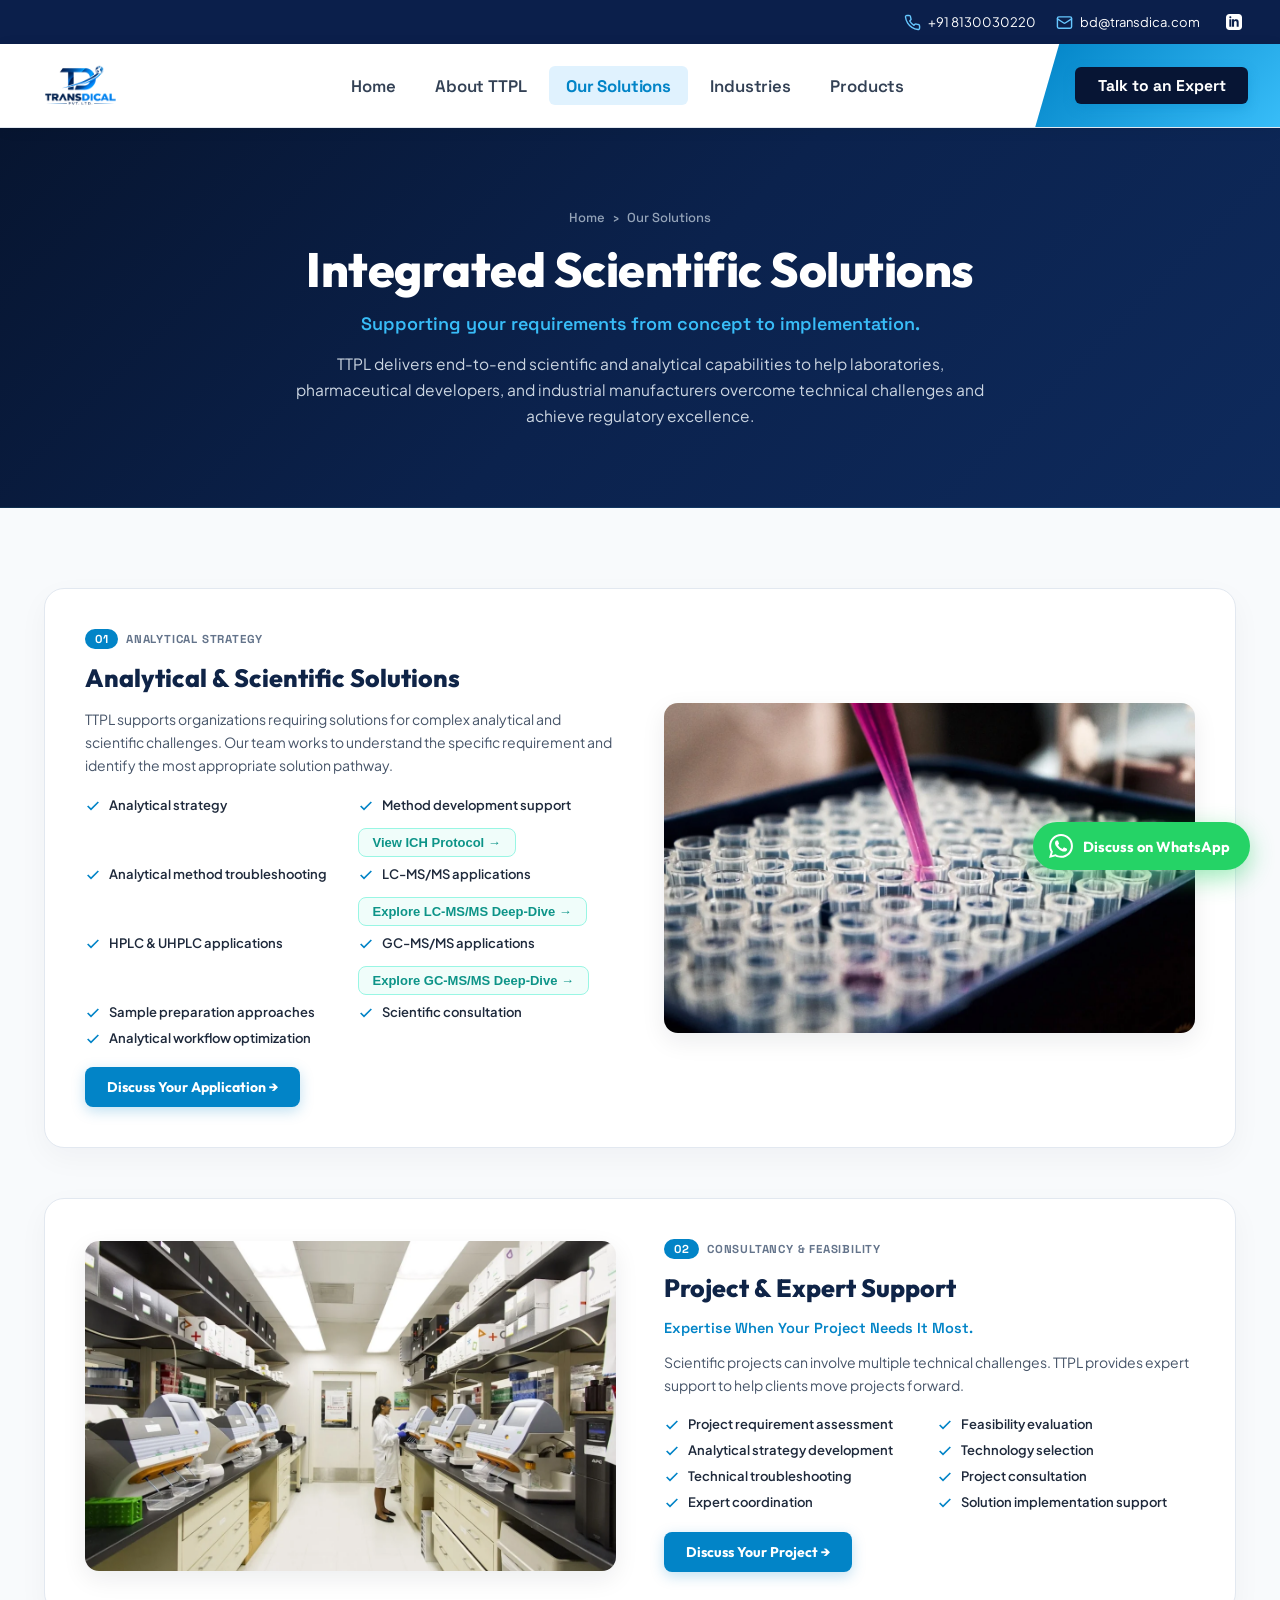
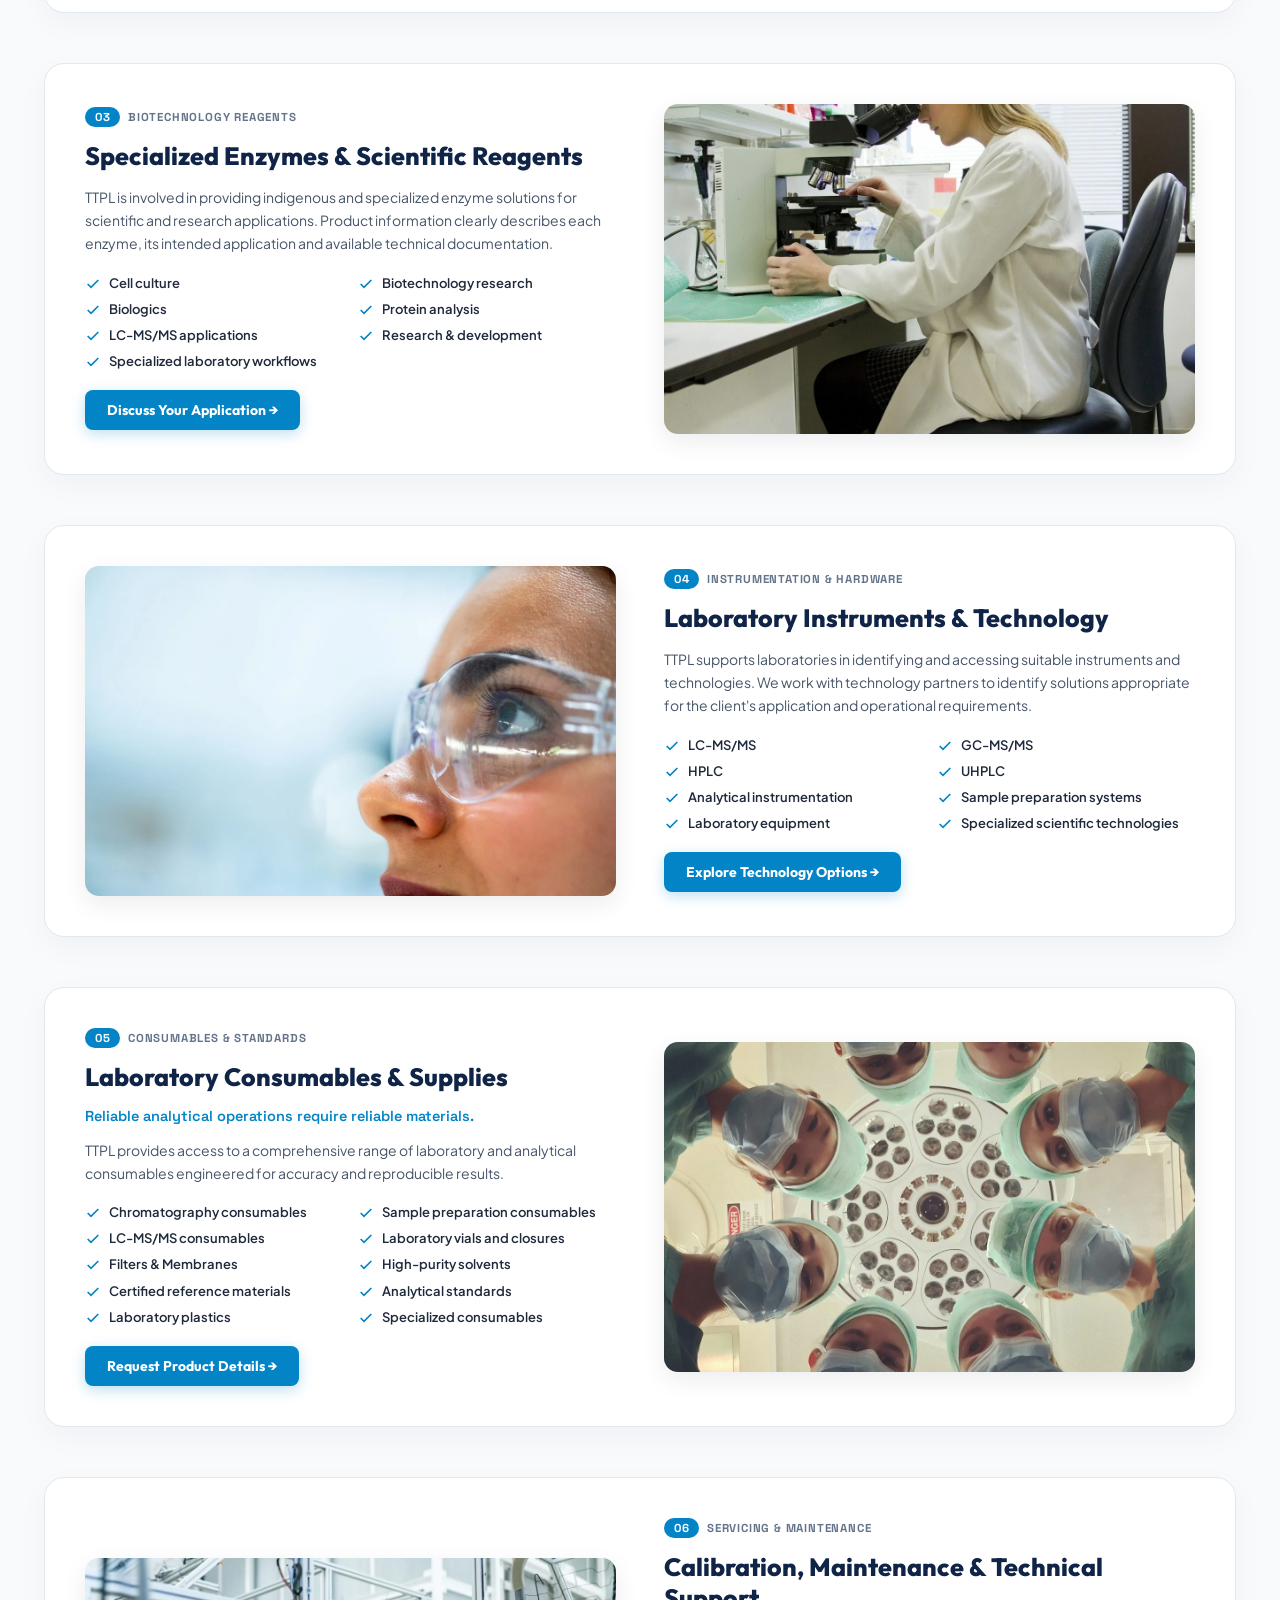
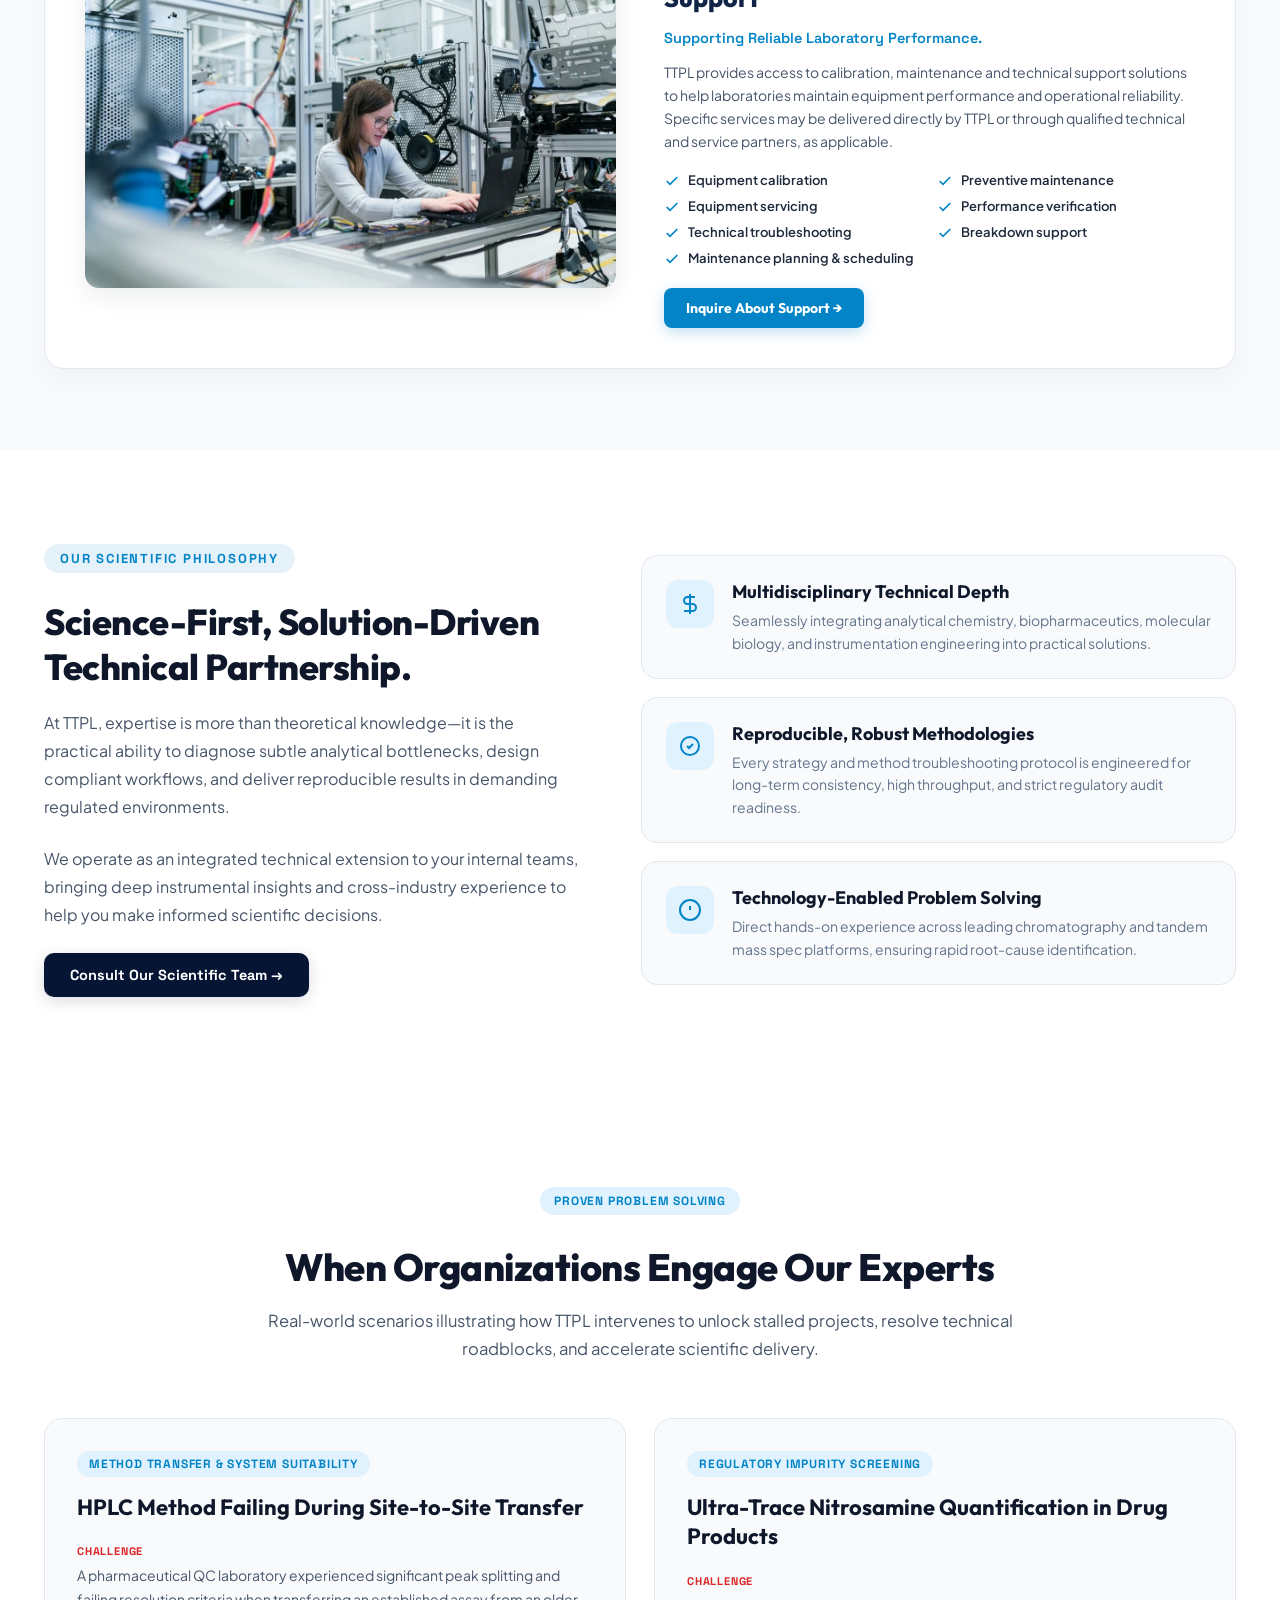
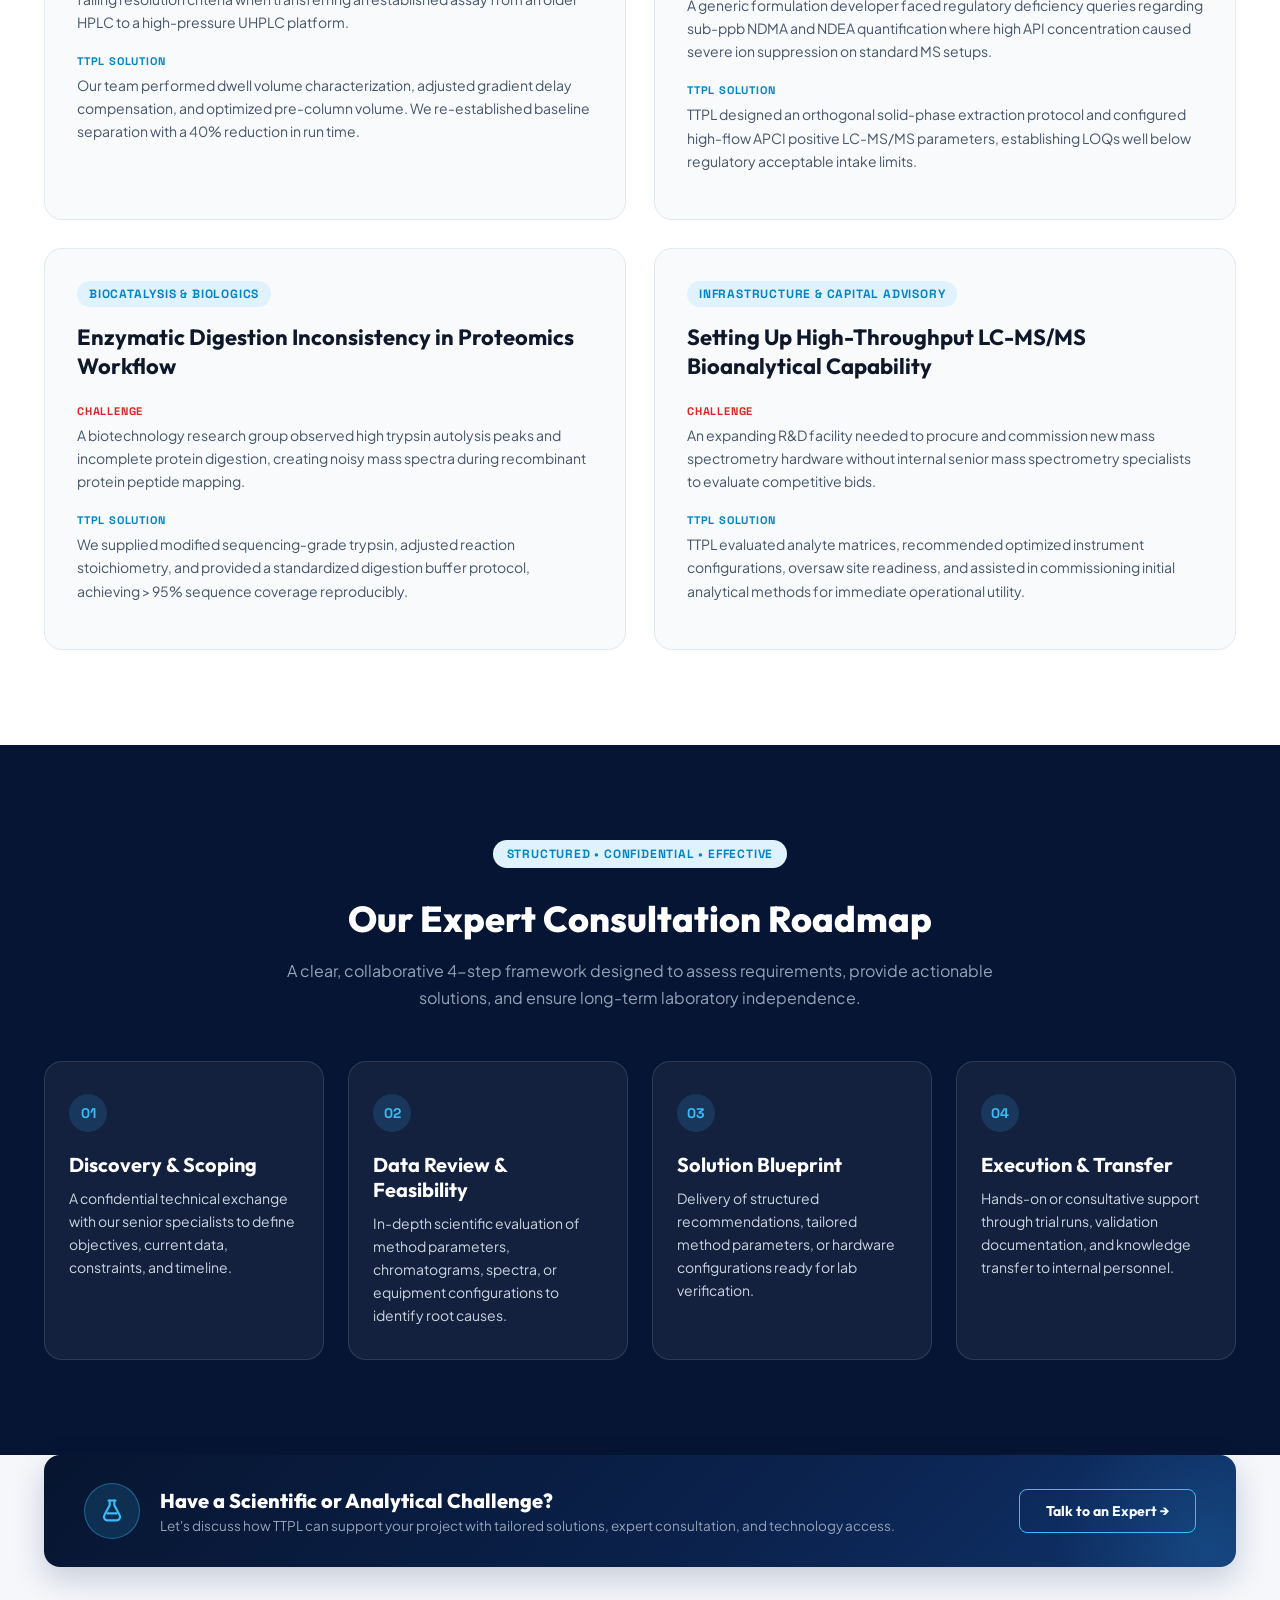
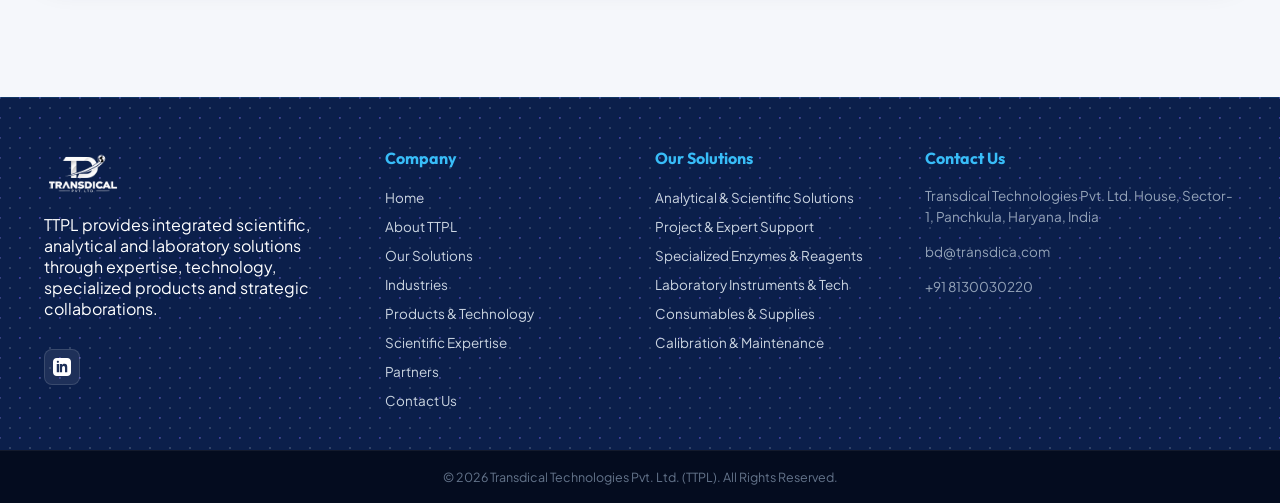
<file: solutions.html>
<!DOCTYPE html>
<html lang="en">

<head>
    <meta charset="UTF-8">
    <meta name="viewport" content="width=device-width, initial-scale=1.0">
    <title>Analytical Solutions, LC-MS/MS &amp; GC-MS/MS Validation | Transdica</title>
    <meta name="description"
        content="Explore Transdica's end-to-end analytical solutions: LC-MS/MS, GC-MS/MS, analytical method development, ICH method validation, calibration, and laboratory support in India.">
    <link rel="canonical" href="https://transdica.com/solutions.html">

    <!-- Open Graph / Social Meta -->
    <meta property="og:type" content="website">
    <meta property="og:url" content="https://transdica.com/solutions.html">
    <meta property="og:title" content="Analytical Solutions, LC-MS/MS &amp; GC-MS/MS Validation | Transdica">
    <meta property="og:description"
        content="Integrated analytical method development, LC-MS/MS, GC-MS/MS, calibration, and biotechnology solutions across India.">
    <meta property="og:image" content="https://transdica.com/TT%20logo.png">
    <meta name="twitter:card" content="summary_large_image">
    <meta name="twitter:title" content="Analytical Solutions, LC-MS/MS &amp; GC-MS/MS Validation | Transdica">
    <meta name="twitter:description"
        content="Integrated analytical method development, LC-MS/MS, GC-MS/MS, calibration, and biotechnology solutions across India.">
    <meta name="twitter:image" content="https://transdica.com/TT%20logo.png">

    <!-- Structured Data Schema -->
    <script type="application/ld+json">
    {
      "@context": "https://schema.org",
      "@graph": [
        {
          "@type": "BreadcrumbList",
          "itemListElement": [
            {
              "@type": "ListItem",
              "position": 1,
              "name": "Home",
              "item": "https://transdica.com/"
            },
            {
              "@type": "ListItem",
              "position": 2,
              "name": "Solutions",
              "item": "https://transdica.com/solutions.html"
            }
          ]
        },
        {
          "@type": "Service",
          "serviceType": "Analytical & Laboratory Solutions",
          "provider": {
            "@type": "Organization",
            "name": "Transdical Technologies Pvt. Ltd.",
            "url": "https://transdica.com/"
          },
          "areaServed": "IN",
          "hasOfferCatalog": {
            "@type": "OfferCatalog",
            "name": "Analytical Capabilities",
            "itemListElement": [
              {
                "@type": "Offer",
                "itemOffered": {
                  "@type": "Service",
                  "name": "LC-MS/MS Analytical Solutions & Nitrosamine Profiling"
                }
              },
              {
                "@type": "Offer",
                "itemOffered": {
                  "@type": "Service",
                  "name": "GC-MS/MS Residual Solvents & Volatile Analysis"
                }
              },
              {
                "@type": "Offer",
                "itemOffered": {
                  "@type": "Service",
                  "name": "Analytical Method Development & ICH Validation"
                }
              }
            ]
          }
        }
      ]
    }
    </script>

    <!-- Google Fonts Preconnect -->
    <link rel="preconnect" href="https://fonts.googleapis.com">
    <link rel="preconnect" href="https://fonts.gstatic.com" crossorigin>
    <link
        href="https://fonts.googleapis.com/css2?family=Outfit:wght@400;500;600;700;800;900&family=Plus+Jakarta+Sans:ital,wght@0,400;0,500;0,600;0,700;0,800;1,400&family=Space+Grotesk:wght@500;600;700&display=swap"
        rel="stylesheet">

    <!-- Favicon Links -->
    <link rel="apple-touch-icon" sizes="180x180" href="./TT favicon/apple-touch-icon.png">
    <link rel="icon" type="image/png" sizes="32x32" href="./TT favicon/favicon-32x32.png">
    <link rel="icon" type="image/png" sizes="16x16" href="./TT favicon/favicon-16x16.png">
    <link rel="shortcut icon" href="./TT favicon/favicon.ico">
    <link rel="manifest" href="./TT favicon/site.webmanifest">

    <link rel="stylesheet" href="./style.css">
</head>

<body>

    <!-- ================= PAGE LOADER ================= -->
    <div id="page-loader">
        <div class="loader"></div>
    </div>
    <script>
        window.addEventListener('load', () => {
            const loader = document.getElementById('page-loader');
            loader.classList.add('fade-out');
        });
    </script>

    <!-- ================= TOP BAR ================= -->
    <section class="top-bar">
        <div class="container top-bar-content">
            <div class="top-bar-right">
                <a href="tel:+918130030220" class="top-bar-item" id="top-phone">
                    <svg xmlns="http://www.w3.org/2000/svg" viewBox="0 0 24 24" fill="none" stroke="currentColor"
                        stroke-width="2" stroke-linecap="round" stroke-linejoin="round">
                        <path
                            d="M22 16.92v3a2 2 0 0 1-2.18 2 19.79 19.79 0 0 1-8.63-3.07 19.5 19.5 0 0 1-6-6 19.79 19.79 0 0 1-3.07-8.67A2 2 0 0 1 4.11 2h3a2 2 0 0 1 2 1.72 12.84 12.84 0 0 0 .7 2.81 2 2 0 0 1-.45 2.11L8.09 9.91a16 16 0 0 0 6 6l1.27-1.27a2 2 0 0 1 2.11-.45 12.84 12.84 0 0 0 2.81.7A2 2 0 0 1 22 16.92z" />
                    </svg>
                    <span>+91 8130030220</span>
                </a>
                <a href="mailto:bd@transdica.com" class="top-bar-item" id="top-email">
                    <svg xmlns="http://www.w3.org/2000/svg" viewBox="0 0 24 24" fill="none" stroke="currentColor"
                        stroke-width="2" stroke-linecap="round" stroke-linejoin="round">
                        <rect width="20" height="16" x="2" y="4" rx="2" />
                        <path d="m22 7-8.97 5.7a1.94 1.94 0 0 1-2.06 0L2 7" />
                    </svg>
                    <span>bd@transdica.com</span>
                </a>
                <div class="social-links">
                    <a href="https://www.linkedin.com" target="_blank" rel="noopener noreferrer" aria-label="LinkedIn"
                        id="social-linkedin">
                        <svg viewBox="0 0 24 24" xmlns="http://www.w3.org/2000/svg">
                            <path fill="currentColor"
                                d="M19 0H5C2.2 0 0 2.2 0 5v14c0 2.8 2.2 5 5 5h14c2.8 0 5-2.2 5-5V5c0-2.8-2.2-5-5-5zM8 19H5V8h3v11zM6.5 6.5C5.7 6.5 5 5.8 5 5s.7-1.5 1.5-1.5S8 4.2 8 5s-.7 1.5-1.5 1.5zM19 19h-3v-5.5c0-1.3 0-3-1.8-3-1.8 0-2.1 1.4-2.1 2.9V19H9V8h3v1.5c.4-.9 1.5-1.8 3.2-1.8 3.4 0 3.8 2.2 3.8 5.1V19z" />
                        </svg>
                    </a>
                </div>
            </div>
        </div>
    </section>

      <!-- ================= SPLIT TWO-TONE NAVBAR ================= -->
  <header class="header-09">
    <div class="nav-09">
      <div class="nav-09__left">
        <a href="./index.html" class="nav-09__logo" aria-label="TTPL Home">
          <img src="./TT logo.png" alt="Transdica Logo" class="nav-09__logo-img">
        </a>
      </div>
      <div class="nav-09__center">
        <ul class="nav-09__links">
          <li><a href="./index.html">Home</a></li>
          <li><a href="./about.html">About TTPL</a></li>
          <li><a href="./solutions.html" class="is-active">Our Solutions</a></li>
          <li><a href="./testing.html">Industries</a></li>
          <li><a href="./products.html">Products</a></li>
        </ul>
      </div>
      <div class="nav-09__right">
        <a href="./contact.html" class="nav-09__btn nav-09__btn--dark">Talk to an Expert</a>
      </div>
    </div>

    <!-- Mobile Bar & Menu -->
    <input type="checkbox" id="nav-09-toggle">
    <div class="nav-09__mobile-bar">
      <a href="./index.html" class="nav-09__mobile-logo" aria-label="TTPL Home">
        <img src="./TT logo.png" alt="Transdica Logo" class="nav-09__mobile-logo-img">
      </a>
      <label for="nav-09-toggle" class="nav-09__hamburger" aria-label="Toggle menu">
        <span></span><span></span><span></span>
      </label>
    </div>
    <div class="nav-09__mobile-menu">
      <a href="./index.html">Home</a>
      <a href="./about.html">About TTPL</a>
      <a href="./solutions.html" class="is-active">Our Solutions</a>
      <a href="./testing.html">Industries</a>
      <a href="./products.html">Products</a>
      <a href="./contact.html" class="nav-09__mobile-cta">Talk to an Expert &rarr;</a>
    </div>
  </header>

    <!-- ================================================= -->
    <!--                     HERO                          -->
    <!-- ================================================= -->
    <section class="solutions-hero">
        <div class="hero-content">
            <div class="breadcrumb">
                <a href="./index.html">Home</a>
                <span>&rsaquo;</span>
                <span>Our Solutions</span>
            </div>

            <h1>Integrated Scientific Solutions</h1>

            <h3>Supporting your requirements from concept to implementation.</h3>

            <p>
                TTPL delivers end-to-end scientific and analytical capabilities to help laboratories, pharmaceutical
                developers, and industrial manufacturers overcome technical challenges and achieve regulatory
                excellence.
            </p>
        </div>
    </section>

    <!-- ================================================= -->
    <!--            6 CORE SOLUTION SECTIONS               -->
    <!-- ================================================= -->
    <section class="solutions-page-section">
        <div class="solutions-container">

            <!-- 1. Analytical & Scientific Solutions -->
            <div class="solution-card-block" id="analytical-solutions">
                <div class="solution-content">
                    <div class="solution-badge-wrap">
                        <span class="solution-num-pill">01</span>
                        <span class="solution-cat-label">Analytical Strategy</span>
                    </div>

                    <h2>Analytical & Scientific Solutions</h2>

                    <p>
                        TTPL supports organizations requiring solutions for complex analytical and scientific
                        challenges. Our team works to understand the specific requirement and identify the most
                        appropriate solution pathway.
                    </p>

                    <div class="solution-list-grid">
                        <div class="solution-list-item">
                            <svg viewBox="0 0 24 24" fill="none" stroke="currentColor" stroke-width="2.5">
                                <path d="M20 6 9 17l-5-5" />
                            </svg>
                            <span>Analytical strategy</span>
                        </div>
                        <div class="solution-list-item" style="flex-direction: column; align-items: flex-start; gap: 6px;">
                            <div style="display: flex; align-items: center; gap: 8px;">
                                <svg viewBox="0 0 24 24" fill="none" stroke="currentColor" stroke-width="2.5">
                                    <path d="M20 6 9 17l-5-5" />
                                </svg>
                                <span style="font-weight: 600;">Method development support</span>
                            </div>
                            <button type="button" class="tech-modal-trigger-btn" onclick="openTdplModal('modal-method-val')">
                                View ICH Protocol &rarr;
                            </button>
                        </div>
                        <div class="solution-list-item">
                            <svg viewBox="0 0 24 24" fill="none" stroke="currentColor" stroke-width="2.5">
                                <path d="M20 6 9 17l-5-5" />
                            </svg>
                            <span>Analytical method troubleshooting</span>
                        </div>
                        <div class="solution-list-item" style="flex-direction: column; align-items: flex-start; gap: 6px;">
                            <div style="display: flex; align-items: center; gap: 8px;">
                                <svg viewBox="0 0 24 24" fill="none" stroke="currentColor" stroke-width="2.5">
                                    <path d="M20 6 9 17l-5-5" />
                                </svg>
                                <span style="font-weight: 600;">LC-MS/MS applications</span>
                            </div>
                            <button type="button" class="tech-modal-trigger-btn" onclick="openTdplModal('modal-lcms')">
                                Explore LC-MS/MS Deep-Dive &rarr;
                            </button>
                        </div>
                        <div class="solution-list-item">
                            <svg viewBox="0 0 24 24" fill="none" stroke="currentColor" stroke-width="2.5">
                                <path d="M20 6 9 17l-5-5" />
                            </svg>
                            <span>HPLC &amp; UHPLC applications</span>
                        </div>
                        <div class="solution-list-item" style="flex-direction: column; align-items: flex-start; gap: 6px;">
                            <div style="display: flex; align-items: center; gap: 8px;">
                                <svg viewBox="0 0 24 24" fill="none" stroke="currentColor" stroke-width="2.5">
                                    <path d="M20 6 9 17l-5-5" />
                                </svg>
                                <span style="font-weight: 600;">GC-MS/MS applications</span>
                            </div>
                            <button type="button" class="tech-modal-trigger-btn" onclick="openTdplModal('modal-gcms')">
                                Explore GC-MS/MS Deep-Dive &rarr;
                            </button>
                        </div>
                        <div class="solution-list-item">
                            <svg viewBox="0 0 24 24" fill="none" stroke="currentColor" stroke-width="2.5">
                                <path d="M20 6 9 17l-5-5" />
                            </svg>
                            <span>Sample preparation approaches</span>
                        </div>
                        <div class="solution-list-item">
                            <svg viewBox="0 0 24 24" fill="none" stroke="currentColor" stroke-width="2.5">
                                <path d="M20 6 9 17l-5-5" />
                            </svg>
                            <span>Scientific consultation</span>
                        </div>
                        <div class="solution-list-item" style="grid-column: 1 / -1;">
                            <svg viewBox="0 0 24 24" fill="none" stroke="currentColor" stroke-width="2.5">
                                <path d="M20 6 9 17l-5-5" />
                            </svg>
                            <span>Analytical workflow optimization</span>
                        </div>
                    </div>

                    <a href="./contact.html" class="btn-solution-cta">
                        Discuss Your Application &rarr;
                    </a>
                </div>

                <div class="solution-media">
                    <img src="./lab images/sol-1-analytical.webp" alt="Analytical and Scientific Solutions Laboratory">
                </div>
            </div>

            <!-- 2. Project & Expert Support -->
            <div class="solution-card-block reverse" id="project-support">
                <div class="solution-content">
                    <div class="solution-badge-wrap">
                        <span class="solution-num-pill">02</span>
                        <span class="solution-cat-label">Consultancy & Feasibility</span>
                    </div>

                    <h2>Project & Expert Support</h2>
                    <h4 class="solution-subheading">Expertise When Your Project Needs It Most.</h4>

                    <p>
                        Scientific projects can involve multiple technical challenges. TTPL provides expert support to
                        help clients move projects forward.
                    </p>

                    <div class="solution-list-grid">
                        <div class="solution-list-item">
                            <svg viewBox="0 0 24 24" fill="none" stroke="currentColor" stroke-width="2.5">
                                <path d="M20 6 9 17l-5-5" />
                            </svg>
                            <span>Project requirement assessment</span>
                        </div>
                        <div class="solution-list-item">
                            <svg viewBox="0 0 24 24" fill="none" stroke="currentColor" stroke-width="2.5">
                                <path d="M20 6 9 17l-5-5" />
                            </svg>
                            <span>Feasibility evaluation</span>
                        </div>
                        <div class="solution-list-item">
                            <svg viewBox="0 0 24 24" fill="none" stroke="currentColor" stroke-width="2.5">
                                <path d="M20 6 9 17l-5-5" />
                            </svg>
                            <span>Analytical strategy development</span>
                        </div>
                        <div class="solution-list-item">
                            <svg viewBox="0 0 24 24" fill="none" stroke="currentColor" stroke-width="2.5">
                                <path d="M20 6 9 17l-5-5" />
                            </svg>
                            <span>Technology selection</span>
                        </div>
                        <div class="solution-list-item">
                            <svg viewBox="0 0 24 24" fill="none" stroke="currentColor" stroke-width="2.5">
                                <path d="M20 6 9 17l-5-5" />
                            </svg>
                            <span>Technical troubleshooting</span>
                        </div>
                        <div class="solution-list-item">
                            <svg viewBox="0 0 24 24" fill="none" stroke="currentColor" stroke-width="2.5">
                                <path d="M20 6 9 17l-5-5" />
                            </svg>
                            <span>Project consultation</span>
                        </div>
                        <div class="solution-list-item">
                            <svg viewBox="0 0 24 24" fill="none" stroke="currentColor" stroke-width="2.5">
                                <path d="M20 6 9 17l-5-5" />
                            </svg>
                            <span>Expert coordination</span>
                        </div>
                        <div class="solution-list-item">
                            <svg viewBox="0 0 24 24" fill="none" stroke="currentColor" stroke-width="2.5">
                                <path d="M20 6 9 17l-5-5" />
                            </svg>
                            <span>Solution implementation support</span>
                        </div>
                    </div>

                    <a href="./contact.html" class="btn-solution-cta">
                        Discuss Your Project &rarr;
                    </a>
                </div>

                <div class="solution-media">
                    <img src="./lab images/sol-2-project.webp" alt="Project and Expert Support">
                </div>
            </div>

            <!-- 3. Specialized Enzymes & Scientific Reagents -->
            <div class="solution-card-block" id="enzymes-reagents">
                <div class="solution-content">
                    <div class="solution-badge-wrap">
                        <span class="solution-num-pill">03</span>
                        <span class="solution-cat-label">Biotechnology Reagents</span>
                    </div>

                    <h2>Specialized Enzymes & Scientific Reagents</h2>

                    <p>
                        TTPL is involved in providing indigenous and specialized enzyme solutions for scientific and
                        research applications. Product information clearly describes each enzyme, its intended
                        application and available technical documentation.
                    </p>

                    <div class="solution-list-grid">
                        <div class="solution-list-item">
                            <svg viewBox="0 0 24 24" fill="none" stroke="currentColor" stroke-width="2.5">
                                <path d="M20 6 9 17l-5-5" />
                            </svg>
                            <span>Cell culture</span>
                        </div>
                        <div class="solution-list-item">
                            <svg viewBox="0 0 24 24" fill="none" stroke="currentColor" stroke-width="2.5">
                                <path d="M20 6 9 17l-5-5" />
                            </svg>
                            <span>Biotechnology research</span>
                        </div>
                        <div class="solution-list-item">
                            <svg viewBox="0 0 24 24" fill="none" stroke="currentColor" stroke-width="2.5">
                                <path d="M20 6 9 17l-5-5" />
                            </svg>
                            <span>Biologics</span>
                        </div>
                        <div class="solution-list-item">
                            <svg viewBox="0 0 24 24" fill="none" stroke="currentColor" stroke-width="2.5">
                                <path d="M20 6 9 17l-5-5" />
                            </svg>
                            <span>Protein analysis</span>
                        </div>
                        <div class="solution-list-item">
                            <svg viewBox="0 0 24 24" fill="none" stroke="currentColor" stroke-width="2.5">
                                <path d="M20 6 9 17l-5-5" />
                            </svg>
                            <span>LC-MS/MS applications</span>
                        </div>
                        <div class="solution-list-item">
                            <svg viewBox="0 0 24 24" fill="none" stroke="currentColor" stroke-width="2.5">
                                <path d="M20 6 9 17l-5-5" />
                            </svg>
                            <span>Research & development</span>
                        </div>
                        <div class="solution-list-item" style="grid-column: 1 / -1;">
                            <svg viewBox="0 0 24 24" fill="none" stroke="currentColor" stroke-width="2.5">
                                <path d="M20 6 9 17l-5-5" />
                            </svg>
                            <span>Specialized laboratory workflows</span>
                        </div>
                    </div>

                    <a href="./contact.html" class="btn-solution-cta">
                        Discuss Your Application &rarr;
                    </a>
                </div>

                <div class="solution-media">
                    <img src="./lab images/sol-3-enzymes.webp" alt="Specialized Enzymes and Scientific Reagents">
                </div>
            </div>

            <!-- 4. Laboratory Instruments & Technology -->
            <div class="solution-card-block reverse" id="instruments-technology">
                <div class="solution-content">
                    <div class="solution-badge-wrap">
                        <span class="solution-num-pill">04</span>
                        <span class="solution-cat-label">Instrumentation & Hardware</span>
                    </div>

                    <h2>Laboratory Instruments & Technology</h2>

                    <p>
                        TTPL supports laboratories in identifying and accessing suitable instruments and technologies.
                        We work with technology partners to identify solutions appropriate for the client's application
                        and operational requirements.
                    </p>

                    <div class="solution-list-grid">
                        <div class="solution-list-item">
                            <svg viewBox="0 0 24 24" fill="none" stroke="currentColor" stroke-width="2.5">
                                <path d="M20 6 9 17l-5-5" />
                            </svg>
                            <span>LC-MS/MS</span>
                        </div>
                        <div class="solution-list-item">
                            <svg viewBox="0 0 24 24" fill="none" stroke="currentColor" stroke-width="2.5">
                                <path d="M20 6 9 17l-5-5" />
                            </svg>
                            <span>GC-MS/MS</span>
                        </div>
                        <div class="solution-list-item">
                            <svg viewBox="0 0 24 24" fill="none" stroke="currentColor" stroke-width="2.5">
                                <path d="M20 6 9 17l-5-5" />
                            </svg>
                            <span>HPLC</span>
                        </div>
                        <div class="solution-list-item">
                            <svg viewBox="0 0 24 24" fill="none" stroke="currentColor" stroke-width="2.5">
                                <path d="M20 6 9 17l-5-5" />
                            </svg>
                            <span>UHPLC</span>
                        </div>
                        <div class="solution-list-item">
                            <svg viewBox="0 0 24 24" fill="none" stroke="currentColor" stroke-width="2.5">
                                <path d="M20 6 9 17l-5-5" />
                            </svg>
                            <span>Analytical instrumentation</span>
                        </div>
                        <div class="solution-list-item">
                            <svg viewBox="0 0 24 24" fill="none" stroke="currentColor" stroke-width="2.5">
                                <path d="M20 6 9 17l-5-5" />
                            </svg>
                            <span>Sample preparation systems</span>
                        </div>
                        <div class="solution-list-item">
                            <svg viewBox="0 0 24 24" fill="none" stroke="currentColor" stroke-width="2.5">
                                <path d="M20 6 9 17l-5-5" />
                            </svg>
                            <span>Laboratory equipment</span>
                        </div>
                        <div class="solution-list-item">
                            <svg viewBox="0 0 24 24" fill="none" stroke="currentColor" stroke-width="2.5">
                                <path d="M20 6 9 17l-5-5" />
                            </svg>
                            <span>Specialized scientific technologies</span>
                        </div>
                    </div>

                    <a href="./contact.html" class="btn-solution-cta">
                        Explore Technology Options &rarr;
                    </a>
                </div>

                <div class="solution-media">
                    <img src="./lab images/sol-4-instruments.webp" alt="Laboratory Instruments and Technology">
                </div>
            </div>

            <!-- 5. Laboratory Consumables & Supplies -->
            <div class="solution-card-block" id="laboratory-consumables">
                <div class="solution-content">
                    <div class="solution-badge-wrap">
                        <span class="solution-num-pill">05</span>
                        <span class="solution-cat-label">Consumables & Standards</span>
                    </div>

                    <h2>Laboratory Consumables & Supplies</h2>
                    <h4 class="solution-subheading">Reliable analytical operations require reliable materials.</h4>

                    <p>
                        TTPL provides access to a comprehensive range of laboratory and analytical consumables
                        engineered for accuracy and reproducible results.
                    </p>

                    <div class="solution-list-grid">
                        <div class="solution-list-item">
                            <svg viewBox="0 0 24 24" fill="none" stroke="currentColor" stroke-width="2.5">
                                <path d="M20 6 9 17l-5-5" />
                            </svg>
                            <span>Chromatography consumables</span>
                        </div>
                        <div class="solution-list-item">
                            <svg viewBox="0 0 24 24" fill="none" stroke="currentColor" stroke-width="2.5">
                                <path d="M20 6 9 17l-5-5" />
                            </svg>
                            <span>Sample preparation consumables</span>
                        </div>
                        <div class="solution-list-item">
                            <svg viewBox="0 0 24 24" fill="none" stroke="currentColor" stroke-width="2.5">
                                <path d="M20 6 9 17l-5-5" />
                            </svg>
                            <span>LC-MS/MS consumables</span>
                        </div>
                        <div class="solution-list-item">
                            <svg viewBox="0 0 24 24" fill="none" stroke="currentColor" stroke-width="2.5">
                                <path d="M20 6 9 17l-5-5" />
                            </svg>
                            <span>Laboratory vials and closures</span>
                        </div>
                        <div class="solution-list-item">
                            <svg viewBox="0 0 24 24" fill="none" stroke="currentColor" stroke-width="2.5">
                                <path d="M20 6 9 17l-5-5" />
                            </svg>
                            <span>Filters & Membranes</span>
                        </div>
                        <div class="solution-list-item">
                            <svg viewBox="0 0 24 24" fill="none" stroke="currentColor" stroke-width="2.5">
                                <path d="M20 6 9 17l-5-5" />
                            </svg>
                            <span>High-purity solvents</span>
                        </div>
                        <div class="solution-list-item">
                            <svg viewBox="0 0 24 24" fill="none" stroke="currentColor" stroke-width="2.5">
                                <path d="M20 6 9 17l-5-5" />
                            </svg>
                            <span>Certified reference materials</span>
                        </div>
                        <div class="solution-list-item">
                            <svg viewBox="0 0 24 24" fill="none" stroke="currentColor" stroke-width="2.5">
                                <path d="M20 6 9 17l-5-5" />
                            </svg>
                            <span>Analytical standards</span>
                        </div>
                        <div class="solution-list-item">
                            <svg viewBox="0 0 24 24" fill="none" stroke="currentColor" stroke-width="2.5">
                                <path d="M20 6 9 17l-5-5" />
                            </svg>
                            <span>Laboratory plastics</span>
                        </div>
                        <div class="solution-list-item">
                            <svg viewBox="0 0 24 24" fill="none" stroke="currentColor" stroke-width="2.5">
                                <path d="M20 6 9 17l-5-5" />
                            </svg>
                            <span>Specialized consumables</span>
                        </div>
                    </div>

                    <a href="./contact.html" class="btn-solution-cta">
                        Request Product Details &rarr;
                    </a>
                </div>

                <div class="solution-media">
                    <img src="./lab images/sol-5-consumables.webp" alt="Laboratory Consumables and Supplies">
                </div>
            </div>

            <!-- 6. Calibration, Maintenance & Technical Support -->
            <div class="solution-card-block reverse" id="calibration-maintenance">
                <div class="solution-content">
                    <div class="solution-badge-wrap">
                        <span class="solution-num-pill">06</span>
                        <span class="solution-cat-label">Servicing & Maintenance</span>
                    </div>

                    <h2>Calibration, Maintenance & Technical Support</h2>
                    <h4 class="solution-subheading">Supporting Reliable Laboratory Performance.</h4>

                    <p>
                        TTPL provides access to calibration, maintenance and technical support solutions to help
                        laboratories maintain equipment performance and operational reliability. Specific services may
                        be delivered directly by TTPL or through qualified technical and service partners, as
                        applicable.
                    </p>

                    <div class="solution-list-grid">
                        <div class="solution-list-item">
                            <svg viewBox="0 0 24 24" fill="none" stroke="currentColor" stroke-width="2.5">
                                <path d="M20 6 9 17l-5-5" />
                            </svg>
                            <span>Equipment calibration</span>
                        </div>
                        <div class="solution-list-item">
                            <svg viewBox="0 0 24 24" fill="none" stroke="currentColor" stroke-width="2.5">
                                <path d="M20 6 9 17l-5-5" />
                            </svg>
                            <span>Preventive maintenance</span>
                        </div>
                        <div class="solution-list-item">
                            <svg viewBox="0 0 24 24" fill="none" stroke="currentColor" stroke-width="2.5">
                                <path d="M20 6 9 17l-5-5" />
                            </svg>
                            <span>Equipment servicing</span>
                        </div>
                        <div class="solution-list-item">
                            <svg viewBox="0 0 24 24" fill="none" stroke="currentColor" stroke-width="2.5">
                                <path d="M20 6 9 17l-5-5" />
                            </svg>
                            <span>Performance verification</span>
                        </div>
                        <div class="solution-list-item">
                            <svg viewBox="0 0 24 24" fill="none" stroke="currentColor" stroke-width="2.5">
                                <path d="M20 6 9 17l-5-5" />
                            </svg>
                            <span>Technical troubleshooting</span>
                        </div>
                        <div class="solution-list-item">
                            <svg viewBox="0 0 24 24" fill="none" stroke="currentColor" stroke-width="2.5">
                                <path d="M20 6 9 17l-5-5" />
                            </svg>
                            <span>Breakdown support</span>
                        </div>
                        <div class="solution-list-item" style="grid-column: 1 / -1;">
                            <svg viewBox="0 0 24 24" fill="none" stroke="currentColor" stroke-width="2.5">
                                <path d="M20 6 9 17l-5-5" />
                            </svg>
                            <span>Maintenance planning & scheduling</span>
                        </div>
                    </div>

                    <a href="./contact.html" class="btn-solution-cta">
                        Inquire About Support &rarr;
                    </a>
                </div>

                <div class="solution-media">
                    <img src="./lab images/sol-6-calibration.webp" alt="Calibration, Maintenance and Technical Support">
                </div>
            </div>

        </div>
    </section>

    <!-- ================================================= -->
    <!--     SCIENTIFIC DOMAIN EXPERTISE & CAPABILITIES     -->
    <!-- ================================================= -->
    <div id="expertise">
<!-- ================================================= -->
    <!--          SECTION 1: OUR APPROACH TO EXPERTISE     -->
    <!-- ================================================= -->
    <section class="expertise-approach-section">
        <div class="container">
            <div class="expertise-approach-grid">
                <div class="expertise-approach-text">
                    <span class="home-section-tag" style="background: rgba(2, 132, 199, 0.1); color: #0284c7; margin-bottom: 14px; width: fit-content;">OUR SCIENTIFIC PHILOSOPHY</span>
                    <h2>Science-First, Solution-Driven Technical Partnership.</h2>
                    <p>
                        At TTPL, expertise is more than theoretical knowledge—it is the practical ability to diagnose
                        subtle analytical bottlenecks, design compliant workflows, and deliver reproducible results
                        in demanding regulated environments.
                    </p>
                    <p>
                        We operate as an integrated technical extension to your internal teams, bringing deep
                        instrumental insights and cross-industry experience to help you make informed scientific decisions.
                    </p>
                    <a href="./contact.html" class="btn-about-link">
                        Consult Our Scientific Team &rarr;
                    </a>
                </div>

                <div class="approach-pillars-stack">
                    <div class="approach-pillar-card">
                        <div class="approach-pillar-icon">
                            <svg viewBox="0 0 24 24" fill="none" stroke="currentColor" stroke-width="2">
                                <path d="M12 2v20M17 5H9.5a3.5 3.5 0 0 0 0 7h5a3.5 3.5 0 0 1 0 7H6" />
                            </svg>
                        </div>
                        <div>
                            <h3>Multidisciplinary Technical Depth</h3>
                            <p>Seamlessly integrating analytical chemistry, biopharmaceutics, molecular biology, and instrumentation engineering into practical solutions.</p>
                        </div>
                    </div>

                    <div class="approach-pillar-card">
                        <div class="approach-pillar-icon">
                            <svg viewBox="0 0 24 24" fill="none" stroke="currentColor" stroke-width="2">
                                <path d="M9 12l2 2 4-4m6 2a9 9 0 11-18 0 9 9 0 0118 0z" />
                            </svg>
                        </div>
                        <div>
                            <h3>Reproducible, Robust Methodologies</h3>
                            <p>Every strategy and method troubleshooting protocol is engineered for long-term consistency, high throughput, and strict regulatory audit readiness.</p>
                        </div>
                    </div>

                    <div class="approach-pillar-card">
                        <div class="approach-pillar-icon">
                            <svg viewBox="0 0 24 24" fill="none" stroke="currentColor" stroke-width="2">
                                <circle cx="12" cy="12" r="10" />
                                <line x1="12" y1="8" x2="12" y2="12" />
                                <line x1="12" y1="16" x2="12.01" y2="16" />
                            </svg>
                        </div>
                        <div>
                            <h3>Technology-Enabled Problem Solving</h3>
                            <p>Direct hands-on experience across leading chromatography and tandem mass spec platforms, ensuring rapid root-cause identification.</p>
                        </div>
                    </div>
                </div>
            </div>
        </div>
    </section>



    <!-- ================================================= -->
    <!--       SECTION 3: REAL-WORLD SCENARIOS WE SOLVE    -->
    <!-- ================================================= -->
    <section class="expertise-scenarios-section">
        <div class="products-wrapper">
            <div class="expertise-section-header">
                <span class="about-vm-badge">Proven Problem Solving</span>
                <h2>When Organizations Engage Our Experts</h2>
                <p>
                    Real-world scenarios illustrating how TTPL intervenes to unlock stalled projects, resolve technical
                    roadblocks, and accelerate scientific delivery.
                </p>
            </div>

            <div class="scenarios-grid-4">

                <!-- Scenario 1 -->
                <div class="scenario-card-item">
                    <span class="scenario-header-tag">Method Transfer &amp; System Suitability</span>
                    <h3>HPLC Method Failing During Site-to-Site Transfer</h3>
                    <div class="scenario-block-box">
                        <div class="scenario-label-wrap challenge">
                            <span>Challenge</span>
                        </div>
                        <p>
                            A pharmaceutical QC laboratory experienced significant peak splitting and failing resolution
                            criteria when transferring an established assay from an older HPLC to a high-pressure UHPLC platform.
                        </p>
                    </div>
                    <div class="scenario-block-box">
                        <div class="scenario-label-wrap solution">
                            <span>TTPL Solution</span>
                        </div>
                        <p>
                            Our team performed dwell volume characterization, adjusted gradient delay compensation, and
                            optimized pre-column volume. We re-established baseline separation with a 40% reduction in run time.
                        </p>
                    </div>
                </div>

                <!-- Scenario 2 -->
                <div class="scenario-card-item">
                    <span class="scenario-header-tag">Regulatory Impurity Screening</span>
                    <h3>Ultra-Trace Nitrosamine Quantification in Drug Products</h3>
                    <div class="scenario-block-box">
                        <div class="scenario-label-wrap challenge">
                            <span>Challenge</span>
                        </div>
                        <p>
                            A generic formulation developer faced regulatory deficiency queries regarding sub-ppb NDMA and
                            NDEA quantification where high API concentration caused severe ion suppression on standard MS setups.
                        </p>
                    </div>
                    <div class="scenario-block-box">
                        <div class="scenario-label-wrap solution">
                            <span>TTPL Solution</span>
                        </div>
                        <p>
                            TTPL designed an orthogonal solid-phase extraction protocol and configured high-flow APCI positive
                            LC-MS/MS parameters, establishing LOQs well below regulatory acceptable intake limits.
                        </p>
                    </div>
                </div>

                <!-- Scenario 3 -->
                <div class="scenario-card-item">
                    <span class="scenario-header-tag">Biocatalysis &amp; Biologics</span>
                    <h3>Enzymatic Digestion Inconsistency in Proteomics Workflow</h3>
                    <div class="scenario-block-box">
                        <div class="scenario-label-wrap challenge">
                            <span>Challenge</span>
                        </div>
                        <p>
                            A biotechnology research group observed high trypsin autolysis peaks and incomplete protein
                            digestion, creating noisy mass spectra during recombinant protein peptide mapping.
                        </p>
                    </div>
                    <div class="scenario-block-box">
                        <div class="scenario-label-wrap solution">
                            <span>TTPL Solution</span>
                        </div>
                        <p>
                            We supplied modified sequencing-grade trypsin, adjusted reaction stoichiometry, and provided a
                            standardized digestion buffer protocol, achieving &gt; 95% sequence coverage reproducibly.
                        </p>
                    </div>
                </div>

                <!-- Scenario 4 -->
                <div class="scenario-card-item">
                    <span class="scenario-header-tag">Infrastructure &amp; Capital Advisory</span>
                    <h3>Setting Up High-Throughput LC-MS/MS Bioanalytical Capability</h3>
                    <div class="scenario-block-box">
                        <div class="scenario-label-wrap challenge">
                            <span>Challenge</span>
                        </div>
                        <p>
                            An expanding R&amp;D facility needed to procure and commission new mass spectrometry hardware
                            without internal senior mass spectrometry specialists to evaluate competitive bids.
                        </p>
                    </div>
                    <div class="scenario-block-box">
                        <div class="scenario-label-wrap solution">
                            <span>TTPL Solution</span>
                        </div>
                        <p>
                            TTPL evaluated analyte matrices, recommended optimized instrument configurations, oversaw site
                            readiness, and assisted in commissioning initial analytical methods for immediate operational utility.
                        </p>
                    </div>
                </div>

            </div>
        </div>
    </section>

    <!-- ================================================= -->
    <!--       SECTION 4: CONSULTATION WORKFLOW            -->
    <!-- ================================================= -->
    <section class="expertise-workflow-section">
        <div class="products-wrapper">
            <div class="procure-pathway-header">
                <span class="about-vm-badge">Structured &bull; Confidential &bull; Effective</span>
                <h2>Our Expert Consultation Roadmap</h2>
                <p>
                    A clear, collaborative 4-step framework designed to assess requirements, provide actionable solutions,
                    and ensure long-term laboratory independence.
                </p>
            </div>

            <div class="workflow-steps-grid">
                <!-- Step 1 -->
                <div class="workflow-step-card">
                    <div class="workflow-step-num">01</div>
                    <h3>Discovery &amp; Scoping</h3>
                    <p>
                        A confidential technical exchange with our senior specialists to define objectives, current data, constraints, and timeline.
                    </p>
                </div>

                <!-- Step 2 -->
                <div class="workflow-step-card">
                    <div class="workflow-step-num">02</div>
                    <h3>Data Review &amp; Feasibility</h3>
                    <p>
                        In-depth scientific evaluation of method parameters, chromatograms, spectra, or equipment configurations to identify root causes.
                    </p>
                </div>

                <!-- Step 3 -->
                <div class="workflow-step-card">
                    <div class="workflow-step-num">03</div>
                    <h3>Solution Blueprint</h3>
                    <p>
                        Delivery of structured recommendations, tailored method parameters, or hardware configurations ready for lab verification.
                    </p>
                </div>

                <!-- Step 4 -->
                <div class="workflow-step-card">
                    <div class="workflow-step-num">04</div>
                    <h3>Execution &amp; Transfer</h3>
                    <p>
                        Hands-on or consultative support through trial runs, validation documentation, and knowledge transfer to internal personnel.
                    </p>
                </div>
            </div>
        </div>
    </section>

        </div>

    <!-- ================================================= -->
    <!--                     CTA BANNER                    -->
    <!-- ================================================= -->
    <div class="solutions-container" style="padding-bottom: 70px;">
        <section class="testing-cta-banner">
            <div class="testing-cta-left">
                <div class="testing-cta-icon">
                    <svg viewBox="0 0 24 24" fill="none" stroke="currentColor" stroke-width="1.8" stroke-linecap="round"
                        stroke-linejoin="round">
                        <path d="M9 3h6" />
                        <path d="M10 3v4l-4.5 8.5A3 3 0 0 0 8.2 20h7.6a3 3 0 0 0 2.7-4.5L14 7V3" />
                        <path d="M8 14h8" />
                    </svg>
                </div>
                <div class="testing-cta-text">
                    <h3>Have a Scientific or Analytical Challenge?</h3>
                    <p>Let's discuss how TTPL can support your project with tailored solutions, expert consultation, and technology access.</p>
                </div>
            </div>

            <a href="./contact.html" class="testing-cta-btn">
                Talk to an Expert &rarr;
            </a>
        </section>
    </div>

    <!-- ================================================= -->
    <!--                     FOOTER                        -->
    <!-- ================================================= -->
    <footer>
        <div class="footer-container">
            <!-- Column 1: Brand Info -->
            <div class="footer-col footer-brand-col">
                <img class="footer-logo" src="./TT logo white.png" alt="Transdical Technologies Pvt. Ltd. Logo">
                <p class="footer-desc">
                    TTPL provides integrated scientific, analytical and laboratory solutions through expertise, technology, specialized products and strategic collaborations.
                </p>
                <div class="footer-social">
                    <a href="https://www.linkedin.com" target="_blank" rel="noopener noreferrer" aria-label="LinkedIn">
                        <svg viewBox="0 0 24 24" width="20" height="20" fill="currentColor">
                            <path d="M19 0H5C2.2 0 0 2.2 0 5v14c0 2.8 2.2 5 5 5h14c2.8 0 5-2.2 5-5V5c0-2.8-2.2-5-5-5zM8 19H5V8h3v11zM6.5 6.5C5.7 6.5 5 5.8 5 5s.7-1.5 1.5-1.5S8 4.2 8 5s-.7 1.5-1.5 1.5zM19 19h-3v-5.5c0-1.3 0-3-1.8-3-1.8 0-2.1 1.4-2.1 2.9V19H9V8h3v1.5c.4-.9 1.5-1.8 3.2-1.8 3.4 0 3.8 2.2 3.8 5.1V19z" />
                        </svg>
                    </a>
                </div>
            </div>

            <!-- Column 2: Quick Links -->
            <div class="footer-col">
                <h3 class="footer-heading">Company</h3>
                <ul class="footer-links">
                    <li><a href="./index.html">Home</a></li>
                    <li><a href="./about.html">About TTPL</a></li>
                    <li><a href="./solutions.html">Our Solutions</a></li>
                    <li><a href="./industries.html">Industries</a></li>
                    <li><a href="./products.html">Products &amp; Technology</a></li>
                    <li><a href="./solutions.html#expertise">Scientific Expertise</a></li>
                    <li><a href="./partners.html">Partners</a></li>
                    <li><a href="./contact.html">Contact Us</a></li>
                </ul>
            </div>

            <!-- Column 3: Solutions -->
            <div class="footer-col">
                <h3 class="footer-heading">Our Solutions</h3>
                <ul class="footer-links">
                    <li><a href="./solutions.html#analytical-solutions">Analytical &amp; Scientific Solutions</a></li>
                    <li><a href="./solutions.html#project-support">Project &amp; Expert Support</a></li>
                    <li><a href="./solutions.html#enzymes-reagents">Specialized Enzymes &amp; Reagents</a></li>
                    <li><a href="./solutions.html#instruments-technology">Laboratory Instruments &amp; Tech</a></li>
                    <li><a href="./solutions.html#laboratory-consumables">Consumables &amp; Supplies</a></li>
                    <li><a href="./solutions.html#calibration-maintenance">Calibration &amp; Maintenance</a></li>
                </ul>
            </div>

            <!-- Column 4: Contact info -->
            <div class="footer-col">
                <h3 class="footer-contact-heading">Contact Us</h3>
                <p class="footer-text">Transdical Technologies Pvt. Ltd. House, Sector-1, Panchkula, Haryana, India</p>
                <p class="footer-text">
                    <a href="mailto:bd@transdica.com" style="color: inherit; text-decoration: none;">bd@transdica.com</a>
                </p>
                <p class="footer-text">
                    <a href="tel:+918130030220" style="color: inherit; text-decoration: none;">+91 8130030220</a>
                </p>
            </div>
        </div>

        <!-- Copyright -->
        <div class="footer-bottom">
            <p>&copy; 2026 Transdical Technologies Pvt. Ltd. (TTPL). All Rights Reserved.</p>
        </div>
    </footer>

    <!-- ================= FLOATING WHATSAPP BUTTON ================= -->
    <a href="https://wa.me/918130030220?text=Hello%20TTPL%20Team%2C%20I%20would%20like%20to%20discuss%20a%20scientific%20solution."
        class="whatsapp-float-btn" target="_blank" rel="noopener noreferrer" aria-label="Discuss Your Project on WhatsApp"
        id="floating-whatsapp-btn">
        <svg viewBox="0 0 24 24">
            <path
                d="M.057 24l1.687-6.163c-1.041-1.804-1.588-3.849-1.587-5.946.003-6.556 5.338-11.891 11.893-11.891 3.181.001 6.167 1.24 8.413 3.488 2.245 2.248 3.481 5.236 3.48 8.414-.003 6.557-5.338 11.892-11.893 11.892-1.99-.001-3.951-.5-5.688-1.448l-6.305 1.654zm6.597-3.807c1.676.995 3.276 1.591 5.392 1.592 5.448 0 9.886-4.434 9.889-9.885.002-5.462-4.415-9.89-9.881-9.892-5.452 0-9.887 4.434-9.889 9.884-.001 2.225.651 3.891 1.746 5.634l-.999 3.648 3.742-.981zm11.387-5.464c-.074-.124-.272-.198-.57-.347-.297-.149-1.758-.868-2.031-.967-.272-.099-.47-.149-.669.149-.198.297-.768.967-.941 1.165-.173.198-.347.223-.644.074-.297-.149-1.255-.462-2.39-1.475-.883-.788-1.48-1.761-1.653-2.059-.173-.297-.018-.458.13-.606.134-.133.297-.347.446-.521.151-.172.2-.296.3-.495.099-.198.05-.372-.025-.521-.075-.148-.669-1.611-.916-2.206-.242-.579-.487-.501-.669-.51l-.57-.01c-.198 0-.52.074-.792.372s-1.04 1.016-1.04 2.479 1.065 2.876 1.213 3.074c.149.198 2.095 3.2 5.076 4.487.709.306 1.263.489 1.694.626.712.226 1.36.194 1.872.118.571-.085 1.758-.719 2.006-1.413.248-.695.248-1.29.173-1.414z" />
        </svg>
        <span>Discuss on WhatsApp</span>
    </a>
    <!-- ================================================= -->
    <!--            INTERACTIVE TECHNICAL MODALS             -->
    <!-- ================================================= -->

    <!-- 1. LC-MS/MS Deep-Dive Modal -->
    <div class="tdpl-modal-overlay" id="modal-lcms" role="dialog" aria-modal="true" aria-labelledby="modal-lcms-title">
        <div class="tdpl-modal-card">
            <button class="tdpl-modal-close" onclick="closeTdplModal('modal-lcms')" aria-label="Close modal">&times;</button>
            <span class="tdpl-modal-badge">High-Resolution Mass Spectrometry</span>
            <h3 class="tdpl-modal-title" id="modal-lcms-title">LC-MS/MS Analytical Solutions &amp; Ultra-Trace Quantitation</h3>
            <p class="tdpl-modal-subtitle">
                Liquid Chromatography coupled with Tandem Mass Spectrometry (LC-MS/MS) delivers ultimate sensitivity, selectivity, and structural elucidation for complex biopharmaceutical, pharmaceutical, and chemical challenges.
            </p>

            <div class="tdpl-modal-grid-2">
                <div class="tdpl-modal-spec-box">
                    <h4>
                        <svg viewBox="0 0 24 24" fill="none" stroke="currentColor" stroke-width="2">
                            <rect x="2" y="3" width="20" height="14" rx="2" />
                            <line x1="8" y1="21" x2="16" y2="21" />
                            <line x1="12" y1="17" x2="12" y2="21" />
                        </svg>
                        Instrumentation &amp; Specs
                    </h4>
                    <ul class="tdpl-modal-spec-list">
                        <li><strong>Configurations:</strong> Triple Quadrupole (LC-MS/MS) &amp; High-Resolution Q-TOF</li>
                        <li><strong>Ionization:</strong> Electrospray Ionization (ESI &plusmn;) and APCI</li>
                        <li><strong>Detection Limits:</strong> Sub-ppb (parts-per-billion) and sub-picogram quantitation</li>
                        <li><strong>Scan Modes:</strong> MRM, Precursor/Product Ion Scans, Neutral Loss, MS/MS</li>
                        <li><strong>Chromatography:</strong> UHPLC systems operating up to 15,000+ psi</li>
                        <li><strong>Compliance:</strong> 21 CFR Part 11 electronic records &amp; ALCOA+ data integrity</li>
                    </ul>
                </div>

                <div class="tdpl-modal-spec-box">
                    <h4>
                        <svg viewBox="0 0 24 24" fill="none" stroke="currentColor" stroke-width="2">
                            <path d="M12 2v20M17 5H9.5a3.5 3.5 0 0 0 0 7h5a3.5 3.5 0 0 1 0 7H6" />
                        </svg>
                        Flagship Applications
                    </h4>
                    <ul class="tdpl-modal-spec-list">
                        <li><strong>Nitrosamine Impurities:</strong> Trace NDMA, NDEA, NDIPA, NDBA, NMBA per FDA/EMA</li>
                        <li><strong>Genotoxic Impurities:</strong> Ultra-trace identification &amp; quantitation (ICH M7)</li>
                        <li><strong>Bioanalysis (PK/PD):</strong> High-throughput bioequivalence and drug quantification</li>
                        <li><strong>Biologics &amp; Peptides:</strong> Intact mass confirmation, peptide mapping, deamidation</li>
                        <li><strong>Extractables &amp; Leachables:</strong> Non-volatile profiling of container systems</li>
                        <li><strong>Isomeric Separations:</strong> Chiral HPLC-MS/MS method development</li>
                    </ul>
                </div>
            </div>

            <div class="tdpl-modal-footer-cta">
                <span class="tdpl-modal-footer-info">Sector-1, Panchkula • Full Method Transfer &amp; Technical Support</span>
                <a href="./contact.html?interest=lc-ms-ms" class="tdpl-modal-btn">
                    Request LC-MS/MS Consultation &rarr;
                </a>
            </div>
        </div>
    </div>

    <!-- 2. GC-MS/MS Deep-Dive Modal -->
    <div class="tdpl-modal-overlay" id="modal-gcms" role="dialog" aria-modal="true" aria-labelledby="modal-gcms-title">
        <div class="tdpl-modal-card">
            <button class="tdpl-modal-close" onclick="closeTdplModal('modal-gcms')" aria-label="Close modal">&times;</button>
            <span class="tdpl-modal-badge">Gas Chromatography &amp; Volatiles</span>
            <h3 class="tdpl-modal-title" id="modal-gcms-title">GC-MS/MS Analytical Solutions &amp; Volatile Impurity Profiling</h3>
            <p class="tdpl-modal-subtitle">
                Gas Chromatography coupled with Tandem Mass Spectrometry (GC-MS/MS) and automated Headspace (HS-GC-MS/MS) delivers premier separation and identification for volatile and semi-volatile matrices.
            </p>

            <div class="tdpl-modal-grid-2">
                <div class="tdpl-modal-spec-box">
                    <h4>
                        <svg viewBox="0 0 24 24" fill="none" stroke="currentColor" stroke-width="2">
                            <path d="M14 2H6a2 2 0 0 0-2 2v16a2 2 0 0 0 2 2h12a2 2 0 0 0 2-2V8z" />
                            <polyline points="14 2 14 8 20 8" />
                        </svg>
                        Technical Capabilities
                    </h4>
                    <ul class="tdpl-modal-spec-list">
                        <li><strong>Ionization:</strong> Electron Ionization (EI) &amp; Positive/Negative Chemical Ionization (CI)</li>
                        <li><strong>Sample Prep:</strong> Static &amp; Dynamic Headspace (HS), SPME, Direct Injection</li>
                        <li><strong>Selectivity:</strong> Multiple Reaction Monitoring (MRM) eliminating matrix noise</li>
                        <li><strong>Library Matching:</strong> High-resolution NIST and Wiley mass spectral libraries</li>
                        <li><strong>Capillary Columns:</strong> DB-624, DB-WAX, HP-5MS, chiral capillary stationary phases</li>
                    </ul>
                </div>

                <div class="tdpl-modal-spec-box">
                    <h4>
                        <svg viewBox="0 0 24 24" fill="none" stroke="currentColor" stroke-width="2">
                            <path d="M22 12h-4l-3 9L9 3l-3 9H2" />
                        </svg>
                        Critical Workflows
                    </h4>
                    <ul class="tdpl-modal-spec-list">
                        <li><strong>USP &lt;467&gt; Residual Solvents:</strong> Class 1, 2, and 3 solvents in APIs &amp; excipients</li>
                        <li><strong>Pesticide Multi-Residue:</strong> 400+ target compound screening in botanicals/food</li>
                        <li><strong>Volatile Nitrosamines:</strong> Ultra-trace gas-phase detection of NDMA and NDEA</li>
                        <li><strong>Terpenes &amp; Fragrances:</strong> High-resolution aroma and VOC characterization</li>
                        <li><strong>Polymer Outgassing:</strong> Headspace analysis of pharmaceutical packaging elastomers</li>
                    </ul>
                </div>
            </div>

            <div class="tdpl-modal-footer-cta">
                <span class="tdpl-modal-footer-info">Tailored method development, validation &amp; sample feasibility</span>
                <a href="./contact.html?interest=gc-ms-ms" class="tdpl-modal-btn">
                    Request GC-MS/MS Consultation &rarr;
                </a>
            </div>
        </div>
    </div>

    <!-- 3. Method Development & Validation Modal -->
    <div class="tdpl-modal-overlay" id="modal-method-val" role="dialog" aria-modal="true" aria-labelledby="modal-method-title">
        <div class="tdpl-modal-card">
            <button class="tdpl-modal-close" onclick="closeTdplModal('modal-method-val')" aria-label="Close modal">&times;</button>
            <span class="tdpl-modal-badge">ICH Q2(R2) &amp; USP &lt;1225&gt; Compliant</span>
            <h3 class="tdpl-modal-title" id="modal-method-title">Analytical Method Development &amp; Validation Lifecycle</h3>
            <p class="tdpl-modal-subtitle">
                Systematic, regulatory-ready method development and validation services designed to support drug development, stability testing, and commercial release across global markets.
            </p>

            <div class="tdpl-modal-grid-2">
                <div class="tdpl-modal-spec-box">
                    <h4>
                        <svg viewBox="0 0 24 24" fill="none" stroke="currentColor" stroke-width="2">
                            <polyline points="9 11 12 14 22 4" />
                            <path d="M21 12v7a2 2 0 0 1-2 2H5a2 2 0 0 1-2-2V5a2 2 0 0 1 2-2h11" />
                        </svg>
                        Validation Parameters Tested
                    </h4>
                    <ul class="tdpl-modal-spec-list">
                        <li><strong>Specificity &amp; Forced Degradation:</strong> Acid, base, peroxide, heat, and photolytic stress</li>
                        <li><strong>Linearity &amp; Range:</strong> 5–8 concentration levels with correlation $R^2 \ge 0.999$</li>
                        <li><strong>Accuracy &amp; Recovery:</strong> Triplicate tests across 50%, 100%, and 150% nominal levels</li>
                        <li><strong>Precision:</strong> Repeatability (intra-day) and intermediate precision (inter-day/analyst)</li>
                        <li><strong>LOD &amp; LOQ:</strong> Signal-to-noise ratio and standard deviation of response methods</li>
                        <li><strong>Robustness:</strong> Mobile phase ratio, pH variation, flow rate, and temperature bounds</li>
                    </ul>
                </div>

                <div class="tdpl-modal-spec-box">
                    <h4>
                        <svg viewBox="0 0 24 24" fill="none" stroke="currentColor" stroke-width="2">
                            <circle cx="12" cy="12" r="10" />
                            <polyline points="12 6 12 12 16 14" />
                        </svg>
                        Workflow &amp; Deliverables
                    </h4>
                    <ul class="tdpl-modal-spec-list">
                        <li><strong>Feasibility Screening:</strong> Physicochemical property review &amp; column scouting</li>
                        <li><strong>Optimization:</strong> Gradient tuning, buffer selection, resolution maximization</li>
                        <li><strong>Stress Testing:</strong> Peak purity evaluation via DAD and Mass Spectrometry</li>
                        <li><strong>Execution:</strong> Pre-approved validation protocol under strict QA oversight</li>
                        <li><strong>Audit-Ready Dossier:</strong> Comprehensive ICH Q2(R2) technical report &amp; SOP</li>
                    </ul>
                </div>
            </div>

            <div class="tdpl-modal-footer-cta">
                <span class="tdpl-modal-footer-info">Full technical transfer to client or partner laboratories</span>
                <a href="./contact.html?interest=method-validation" class="tdpl-modal-btn">
                    Discuss Method Development Project &rarr;
                </a>
            </div>
        </div>
    </div>

    <!-- Mobile Menu Navigation Toggle Script & Modal Handler -->
    <script>
        // Modal functions
        function openTdplModal(modalId) {
            const modal = document.getElementById(modalId);
            if (modal) {
                modal.classList.add('active');
                document.body.style.overflow = 'hidden';
            }
        }

        function closeTdplModal(modalId) {
            const modal = document.getElementById(modalId);
            if (modal) {
                modal.classList.remove('active');
                document.body.style.overflow = '';
            }
        }

        // Close on clicking overlay outside card
        document.querySelectorAll('.tdpl-modal-overlay').forEach(modal => {
            modal.addEventListener('click', function (e) {
                if (e.target === modal) {
                    closeTdplModal(modal.id);
                }
            });
        });

        // Close on Escape key
        document.addEventListener('keydown', function (e) {
            if (e.key === 'Escape') {
                document.querySelectorAll('.tdpl-modal-overlay.active').forEach(modal => {
                    closeTdplModal(modal.id);
                });
            }
        });

        // Auto open if URL hash matches
        window.addEventListener('DOMContentLoaded', () => {
            const hash = window.location.hash;
            if (hash === '#modal-lcms' || hash === '#lcms-modal') {
                openTdplModal('modal-lcms');
            } else if (hash === '#modal-gcms' || hash === '#gcms-modal') {
                openTdplModal('modal-gcms');
            } else if (hash === '#modal-method-val' || hash === '#method-modal') {
                openTdplModal('modal-method-val');
            }
        });

        (function () {
            function initMobileMenu() {
                const menuToggle = document.querySelector('.menu-toggle');
                const navUl = document.querySelector('nav ul');
                if (!menuToggle || !navUl) return;

                menuToggle.addEventListener('click', function (e) {
                    e.stopPropagation();
                    menuToggle.classList.toggle('active');
                    navUl.classList.toggle('active');
                });

                // Close menu when clicking outside
                document.addEventListener('click', function (e) {
                    if (!navUl.contains(e.target) && !menuToggle.contains(e.target)) {
                        menuToggle.classList.remove('active');
                        navUl.classList.remove('active');
                    }
                });

                // Close menu when link is clicked
                navUl.querySelectorAll('a').forEach(function (link) {
                    link.addEventListener('click', function () {
                        menuToggle.classList.remove('active');
                        navUl.classList.remove('active');
                    });
                });
            }
            if (document.readyState === 'loading') {
                document.addEventListener('DOMContentLoaded', initMobileMenu);
            } else {
                initMobileMenu();
            }
        })();
    </script>
</body>

</html>
</file>
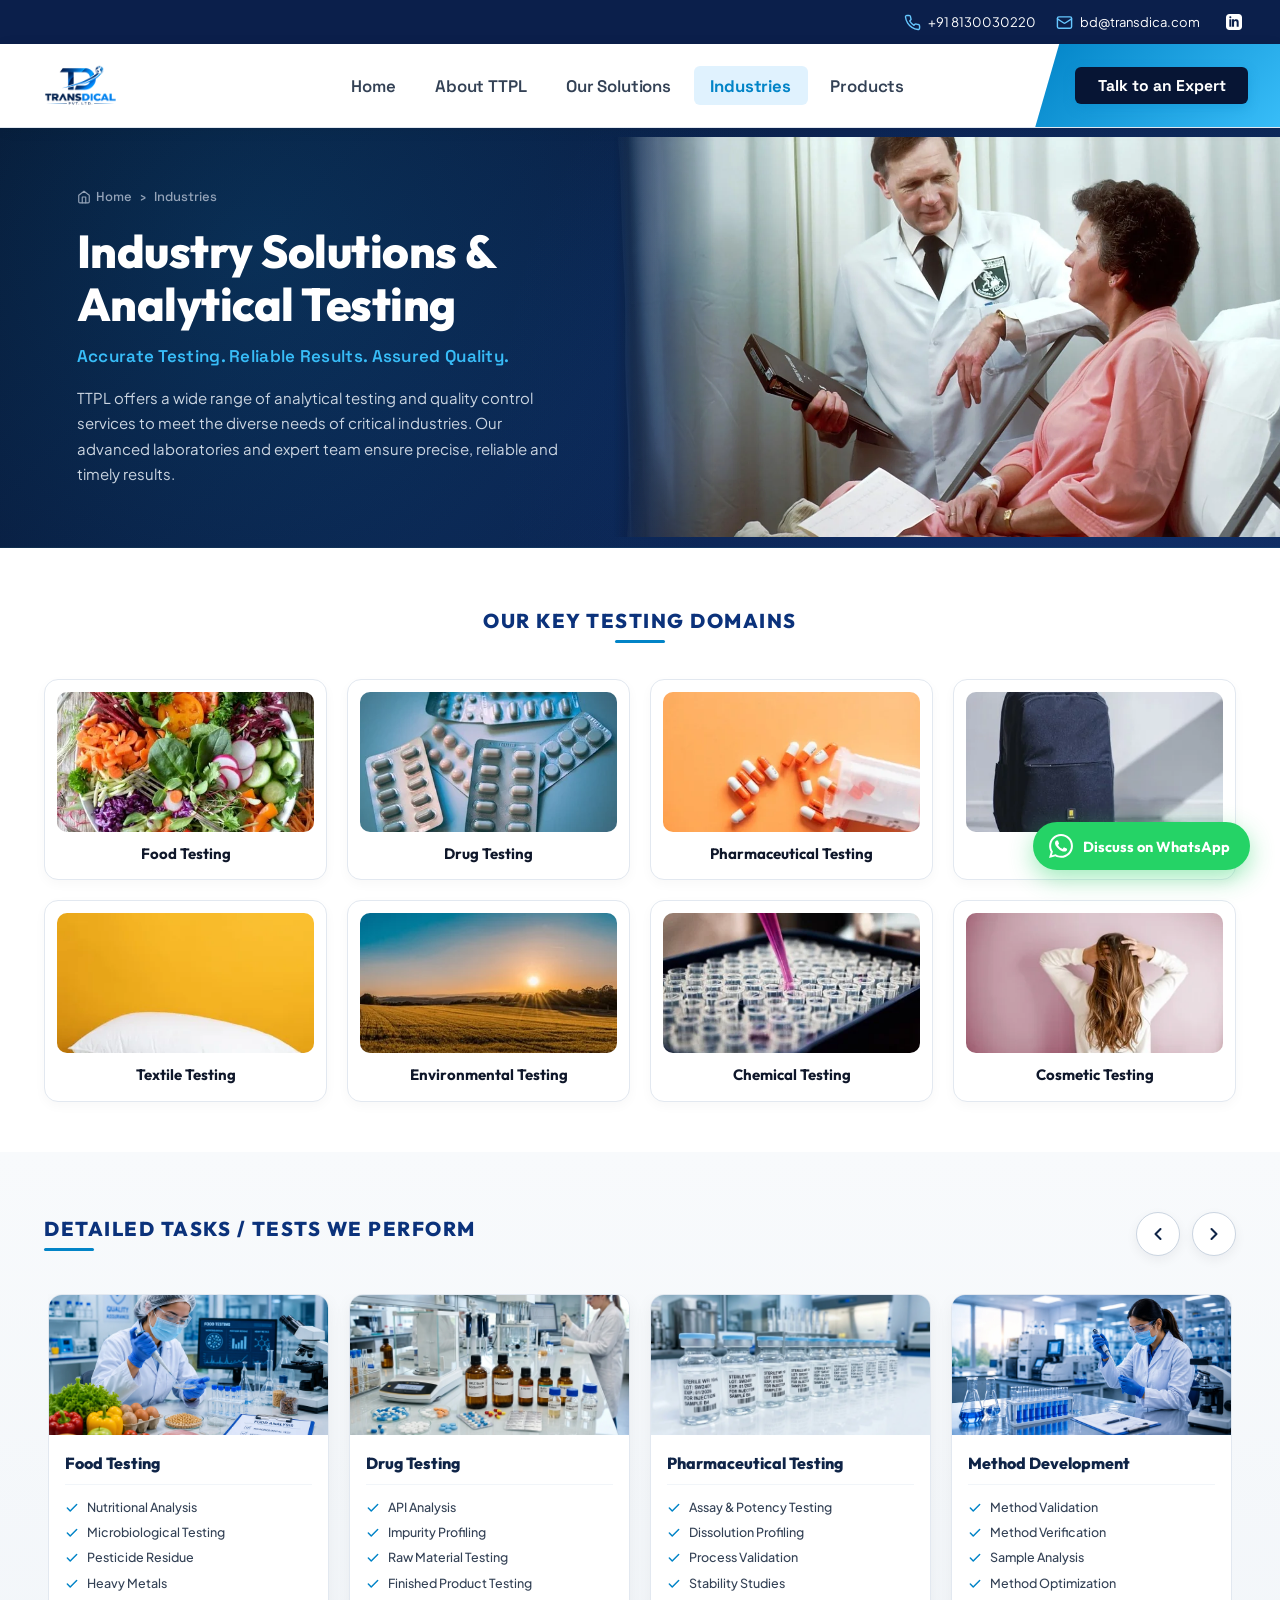
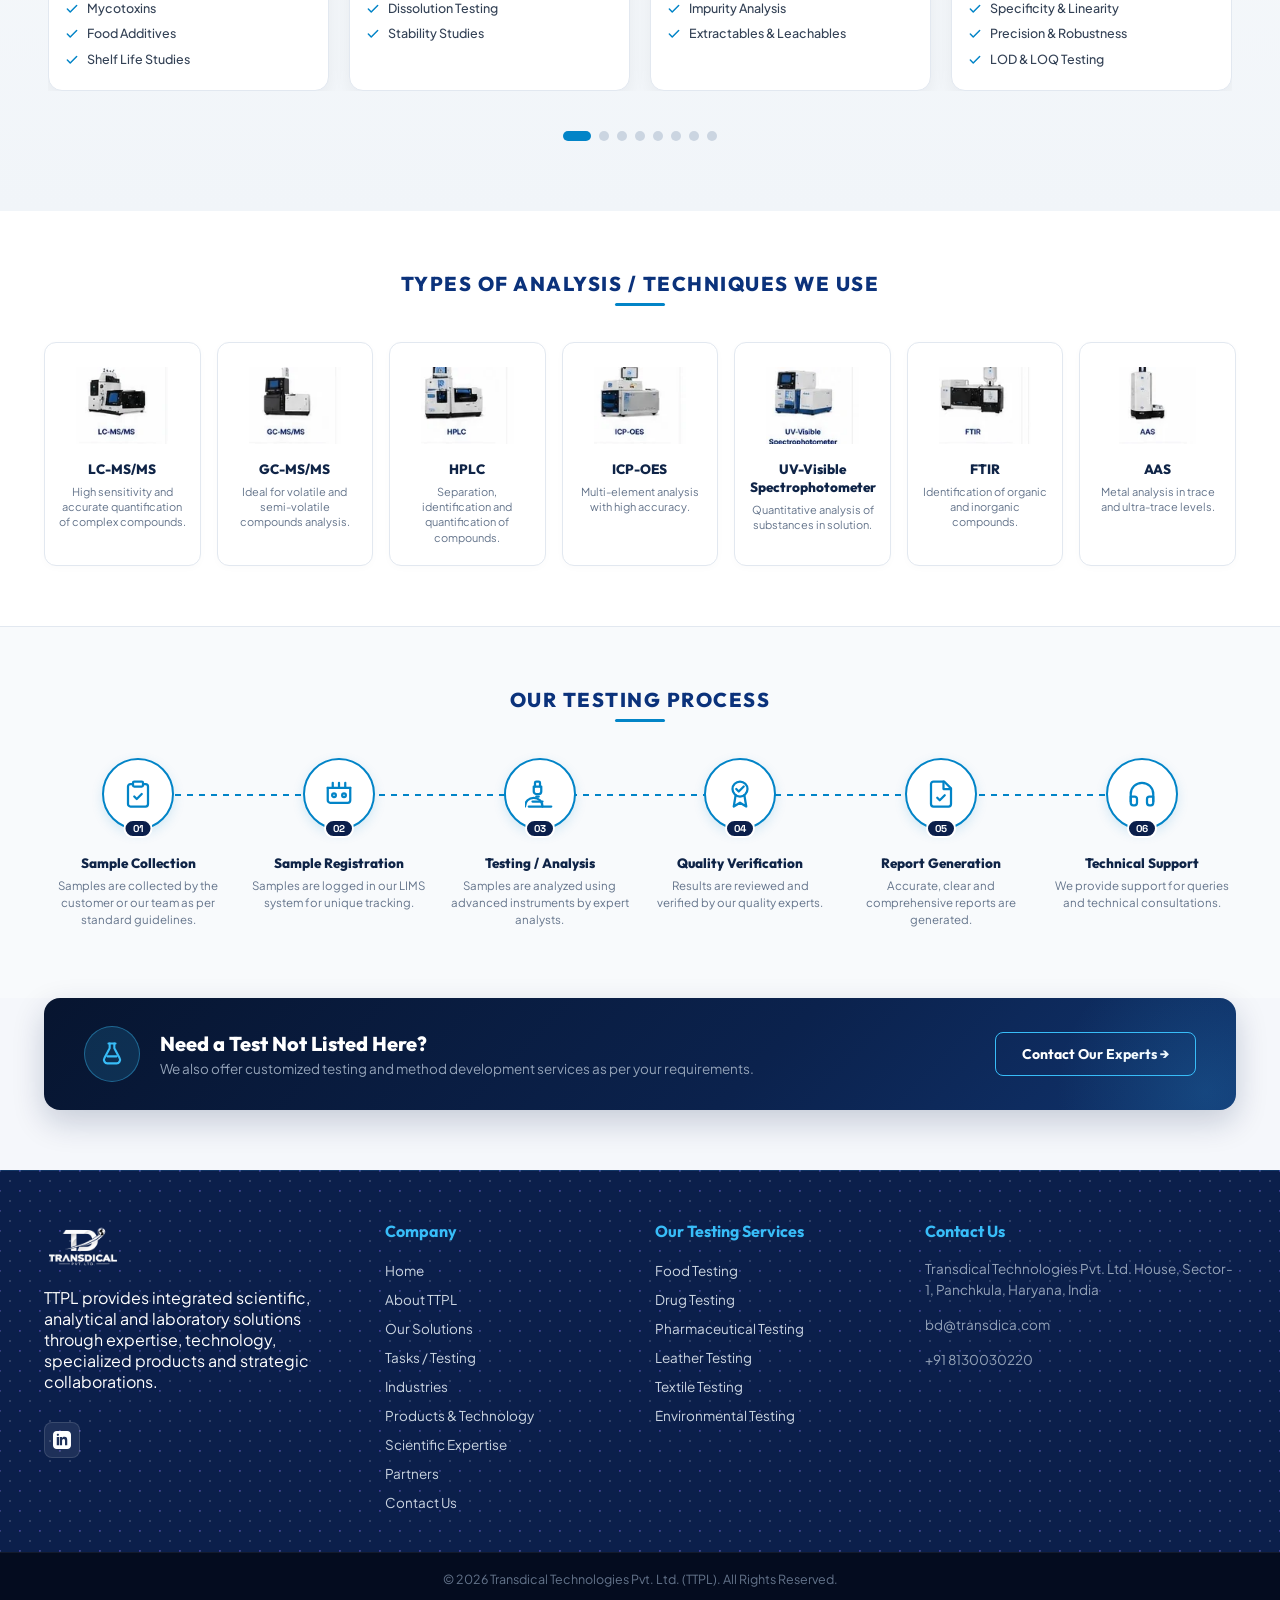
<file: testing.html>
<!DOCTYPE html>
<html lang="en">

<head>
  <meta charset="UTF-8">
  <meta name="viewport" content="width=device-width, initial-scale=1.0">
  <title>Industries &amp; Analytical Testing Services | Transdical Technologies Pvt. Ltd. (TTPL)</title>
  <meta name="description" content="Explore industry-tailored analytical testing, quality control, food testing, drug testing, pharmaceutical testing, and environmental analysis performed by Transdical Technologies Pvt. Ltd. (TTPL).">
  <link rel="canonical" href="https://transdica.com/testing.html">

  <!-- Google Fonts Preconnect -->
  <link rel="preconnect" href="https://fonts.googleapis.com">
  <link rel="preconnect" href="https://fonts.gstatic.com" crossorigin>
  <link
    href="https://fonts.googleapis.com/css2?family=Outfit:wght@400;500;600;700;800;900&family=Plus+Jakarta+Sans:ital,wght@0,400;0,500;0,600;0,700;0,800;1,400&family=Space+Grotesk:wght@500;600;700&display=swap"
    rel="stylesheet">

  <!-- Favicon Links -->
  <link rel="apple-touch-icon" sizes="180x180" href="./TT favicon/apple-touch-icon.png">
  <link rel="icon" type="image/png" sizes="32x32" href="./TT favicon/favicon-32x32.png">
  <link rel="icon" type="image/png" sizes="16x16" href="./TT favicon/favicon-16x16.png">
  <link rel="shortcut icon" href="./TT favicon/favicon.ico">
  <link rel="manifest" href="./TT favicon/site.webmanifest">

  <link rel="stylesheet" href="./style.css">
</head>

<body>

  <!-- ================= PAGE LOADER ================= -->
  <div id="page-loader">
    <div class="loader"></div>
  </div>
  <script>
    window.addEventListener('load', () => {
      const loader = document.getElementById('page-loader');
      loader.classList.add('fade-out');
    });
  </script>

  <!-- ================= TOP BAR ================= -->
  <section class="top-bar">
    <div class="container top-bar-content">
      <div class="top-bar-right">
        <a href="tel:+918130030220" class="top-bar-item" id="top-phone">
          <svg xmlns="http://www.w3.org/2000/svg" viewBox="0 0 24 24" fill="none" stroke="currentColor" stroke-width="2"
            stroke-linecap="round" stroke-linejoin="round">
            <path
              d="M22 16.92v3a2 2 0 0 1-2.18 2 19.79 19.79 0 0 1-8.63-3.07 19.5 19.5 0 0 1-6-6 19.79 19.79 0 0 1-3.07-8.67A2 2 0 0 1 4.11 2h3a2 2 0 0 1 2 1.72 12.84 12.84 0 0 0 .7 2.81 2 2 0 0 1-.45 2.11L8.09 9.91a16 16 0 0 0 6 6l1.27-1.27a2 2 0 0 1 2.11-.45 12.84 12.84 0 0 0 2.81.7A2 2 0 0 1 22 16.92z" />
          </svg>
          <span>+91 8130030220</span>
        </a>
        <a href="mailto:bd@transdica.com" class="top-bar-item" id="top-email">
          <svg xmlns="http://www.w3.org/2000/svg" viewBox="0 0 24 24" fill="none" stroke="currentColor" stroke-width="2"
            stroke-linecap="round" stroke-linejoin="round">
            <rect width="20" height="16" x="2" y="4" rx="2" />
            <path d="m22 7-8.97 5.7a1.94 1.94 0 0 1-2.06 0L2 7" />
          </svg>
          <span>bd@transdica.com</span>
        </a>
        <div class="social-links">
          <a href="https://www.linkedin.com" target="_blank" rel="noopener noreferrer" aria-label="LinkedIn"
            id="social-linkedin">
            <svg viewBox="0 0 24 24" xmlns="http://www.w3.org/2000/svg">
              <path fill="currentColor"
                d="M19 0H5C2.2 0 0 2.2 0 5v14c0 2.8 2.2 5 5 5h14c2.8 0 5-2.2 5-5V5c0-2.8-2.2-5-5-5zM8 19H5V8h3v11zM6.5 6.5C5.7 6.5 5 5.8 5 5s.7-1.5 1.5-1.5S8 4.2 8 5s-.7 1.5-1.5 1.5zM19 19h-3v-5.5c0-1.3 0-3-1.8-3-1.8 0-2.1 1.4-2.1 2.9V19H9V8h3v1.5c.4-.9 1.5-1.8 3.2-1.8 3.4 0 3.8 2.2 3.8 5.1V19z" />
            </svg>
          </a>
        </div>
      </div>
    </div>
  </section>

  <!-- ================= SPLIT TWO-TONE NAVBAR ================= -->
  <header class="header-09">
    <div class="nav-09">
      <div class="nav-09__left">
        <a href="./index.html" class="nav-09__logo" aria-label="TTPL Home">
          <img src="./TT logo.png" alt="Transdica Logo" class="nav-09__logo-img">
        </a>
      </div>
      <div class="nav-09__center">
        <ul class="nav-09__links">
          <li><a href="./index.html">Home</a></li>
          <li><a href="./about.html">About TTPL</a></li>
          <li><a href="./solutions.html">Our Solutions</a></li>
          <li><a href="./testing.html" class="is-active">Industries</a></li>
          <li><a href="./products.html">Products</a></li>
        </ul>
      </div>
      <div class="nav-09__right">
        <a href="./contact.html" class="nav-09__btn nav-09__btn--dark">Talk to an Expert</a>
      </div>
    </div>

    <!-- Mobile Bar & Menu -->
    <input type="checkbox" id="nav-09-toggle">
    <div class="nav-09__mobile-bar">
      <a href="./index.html" class="nav-09__mobile-logo" aria-label="TTPL Home">
        <img src="./TT logo.png" alt="Transdica Logo" class="nav-09__mobile-logo-img">
      </a>
      <label for="nav-09-toggle" class="nav-09__hamburger" aria-label="Toggle menu">
        <span></span><span></span><span></span>
      </label>
    </div>
    <div class="nav-09__mobile-menu">
      <a href="./index.html">Home</a>
      <a href="./about.html">About TTPL</a>
      <a href="./solutions.html">Our Solutions</a>
      <a href="./testing.html" class="is-active">Industries</a>
      <a href="./products.html">Products</a>
      <a href="./contact.html" class="nav-09__mobile-cta">Talk to an Expert &rarr;</a>
    </div>
  </header>

  <!-- ================================================= -->
  <!--                     HERO                          -->
  <!-- ================================================= -->
  <section class="testing-hero">
    <div class="testing-hero-content">
      <div class="breadcrumb">
        <a href="./index.html">
          <svg viewBox="0 0 24 24" fill="none" stroke="currentColor" stroke-width="2" stroke-linecap="round"
            stroke-linejoin="round">
            <path d="m3 9 9-7 9 7v11a2 2 0 0 1-2 2H5a2 2 0 0 1-2-2z" />
            <polyline points="9 22 9 12 15 12 15 22" />
          </svg>
          Home
        </a>
        <span>&rsaquo;</span>
        <span>Industries</span>
      </div>

      <h1>Industry Solutions &amp;<br>Analytical Testing</h1>

      <h3>Accurate Testing. Reliable Results. Assured Quality.</h3>

      <p>
        TTPL offers a wide range of analytical testing and quality control services to meet the diverse needs of
        critical industries. Our advanced laboratories and expert team ensure precise, reliable and timely results.
      </p>
    </div>

    <div class="testing-hero-image">
      <img src="./lab images/testing-hero.webp" alt="Analytical Laboratory Testing Scientist">
    </div>
  </section>

  <!-- ================================================= -->
  <!--          1. OUR KEY TESTING DOMAINS               -->
  <!-- ================================================= -->
  <section class="testing-domains-section">
    <div class="testing-page-container">
      <div class="testing-section-header">
        <h2>Our Key Testing Domains</h2>
      </div>

      <div class="domains-grid">
        <!-- 1. Food Testing -->
        <div class="domain-card">
          <div class="domain-img-wrap">
            <img src="./lab images/domain-food.webp" alt="Food Testing">
          </div>
          <h4>Food Testing</h4>
        </div>

        <!-- 2. Drug Testing -->
        <div class="domain-card">
          <div class="domain-img-wrap">
            <img src="./lab images/domain-drug.webp" alt="Drug Testing">
          </div>
          <h4>Drug Testing</h4>
        </div>

        <!-- 3. Pharmaceutical Testing -->
        <div class="domain-card">
          <div class="domain-img-wrap">
            <img src="./lab images/domain-pharma.webp" alt="Pharmaceutical Testing">
          </div>
          <h4>Pharmaceutical Testing</h4>
        </div>

        <!-- 4. Leather Testing -->
        <div class="domain-card">
          <div class="domain-img-wrap">
            <img src="./lab images/domain-leather.webp" alt="Leather Testing">
          </div>
          <h4>Leather Testing</h4>
        </div>

        <!-- 5. Textile Testing -->
        <div class="domain-card">
          <div class="domain-img-wrap">
            <img src="./lab images/domain-textile.webp" alt="Textile Testing">
          </div>
          <h4>Textile Testing</h4>
        </div>

        <!-- 6. Environmental Testing -->
        <div class="domain-card">
          <div class="domain-img-wrap">
            <img src="./lab images/domain-env.webp" alt="Environmental Testing">
          </div>
          <h4>Environmental Testing</h4>
        </div>

        <!-- 7. Chemical Testing -->
        <div class="domain-card">
          <div class="domain-img-wrap">
            <img src="./lab images/domain-chemical.webp" alt="Chemical Testing">
          </div>
          <h4>Chemical Testing</h4>
        </div>

        <!-- 8. Cosmetic Testing -->
        <div class="domain-card">
          <div class="domain-img-wrap">
            <img src="./lab images/domain-cosmetics.webp" alt="Cosmetic Testing">
          </div>
          <h4>Cosmetic Testing</h4>
        </div>
      </div>
    </div>
  </section>

  <!-- ================================================= -->
  <!--      2. DETAILED TASKS / TESTS WE PERFORM         -->
  <!-- ================================================= -->
  <section class="detailed-tasks-section">
    <div class="testing-page-container">
      <div class="tasks-slider-header-wrap">
        <div class="testing-section-header">
          <h2>Detailed Tasks / Tests We Perform</h2>
        </div>
        <div class="tasks-slider-controls">
          <button class="tasks-slider-btn" id="tasksPrevBtn" aria-label="Previous Slide" title="Previous Slide">
            <svg viewBox="0 0 24 24" fill="none" stroke="currentColor" stroke-width="2.5" stroke-linecap="round"
              stroke-linejoin="round">
              <path d="m15 18-6-6 6-6" />
            </svg>
          </button>
          <button class="tasks-slider-btn" id="tasksNextBtn" aria-label="Next Slide" title="Next Slide">
            <svg viewBox="0 0 24 24" fill="none" stroke="currentColor" stroke-width="2.5" stroke-linecap="round"
              stroke-linejoin="round">
              <path d="m9 18 6-6-6-6" />
            </svg>
          </button>
        </div>
      </div>

      <div class="detailed-tasks-slider-viewport" id="tasksSliderViewport">
        <div class="detailed-tasks-grid detailed-tasks-slider-track" id="tasksSliderTrack">
          <!-- 1. Food Testing -->
        <div class="detailed-task-card">
          <div class="detailed-task-img">
            <img src="./lab images/ft.webp" alt="Food Testing Laboratory Analysis">
          </div>
          <div class="detailed-task-body">
            <h3>Food Testing</h3>
            <ul class="task-checklist">
              <li>
                <svg viewBox="0 0 24 24" fill="none" stroke="currentColor" stroke-width="2.5" stroke-linecap="round"
                  stroke-linejoin="round">
                  <path d="M20 6 9 17l-5-5" />
                </svg>
                Nutritional Analysis
              </li>
              <li>
                <svg viewBox="0 0 24 24" fill="none" stroke="currentColor" stroke-width="2.5" stroke-linecap="round"
                  stroke-linejoin="round">
                  <path d="M20 6 9 17l-5-5" />
                </svg>
                Microbiological Testing
              </li>
              <li>
                <svg viewBox="0 0 24 24" fill="none" stroke="currentColor" stroke-width="2.5" stroke-linecap="round"
                  stroke-linejoin="round">
                  <path d="M20 6 9 17l-5-5" />
                </svg>
                Pesticide Residue
              </li>
              <li>
                <svg viewBox="0 0 24 24" fill="none" stroke="currentColor" stroke-width="2.5" stroke-linecap="round"
                  stroke-linejoin="round">
                  <path d="M20 6 9 17l-5-5" />
                </svg>
                Heavy Metals
              </li>
              <li>
                <svg viewBox="0 0 24 24" fill="none" stroke="currentColor" stroke-width="2.5" stroke-linecap="round"
                  stroke-linejoin="round">
                  <path d="M20 6 9 17l-5-5" />
                </svg>
                Mycotoxins
              </li>
              <li>
                <svg viewBox="0 0 24 24" fill="none" stroke="currentColor" stroke-width="2.5" stroke-linecap="round"
                  stroke-linejoin="round">
                  <path d="M20 6 9 17l-5-5" />
                </svg>
                Food Additives
              </li>
              <li>
                <svg viewBox="0 0 24 24" fill="none" stroke="currentColor" stroke-width="2.5" stroke-linecap="round"
                  stroke-linejoin="round">
                  <path d="M20 6 9 17l-5-5" />
                </svg>
                Shelf Life Studies
              </li>
            </ul>
          </div>
        </div>

        <!-- 2. Drug Testing -->
        <div class="detailed-task-card">
          <div class="detailed-task-img">
            <img src="./lab images/drug-testing.webp" alt="Drug Testing Laboratory Analysis">
          </div>
          <div class="detailed-task-body">
            <h3>Drug Testing</h3>
            <ul class="task-checklist">
              <li>
                <svg viewBox="0 0 24 24" fill="none" stroke="currentColor" stroke-width="2.5" stroke-linecap="round"
                  stroke-linejoin="round">
                  <path d="M20 6 9 17l-5-5" />
                </svg>
                API Analysis
              </li>
              <li>
                <svg viewBox="0 0 24 24" fill="none" stroke="currentColor" stroke-width="2.5" stroke-linecap="round"
                  stroke-linejoin="round">
                  <path d="M20 6 9 17l-5-5" />
                </svg>
                Impurity Profiling
              </li>
              <li>
                <svg viewBox="0 0 24 24" fill="none" stroke="currentColor" stroke-width="2.5" stroke-linecap="round"
                  stroke-linejoin="round">
                  <path d="M20 6 9 17l-5-5" />
                </svg>
                Raw Material Testing
              </li>
              <li>
                <svg viewBox="0 0 24 24" fill="none" stroke="currentColor" stroke-width="2.5" stroke-linecap="round"
                  stroke-linejoin="round">
                  <path d="M20 6 9 17l-5-5" />
                </svg>
                Finished Product Testing
              </li>
              <li>
                <svg viewBox="0 0 24 24" fill="none" stroke="currentColor" stroke-width="2.5" stroke-linecap="round"
                  stroke-linejoin="round">
                  <path d="M20 6 9 17l-5-5" />
                </svg>
                Dissolution Testing
              </li>
              <li>
                <svg viewBox="0 0 24 24" fill="none" stroke="currentColor" stroke-width="2.5" stroke-linecap="round"
                  stroke-linejoin="round">
                  <path d="M20 6 9 17l-5-5" />
                </svg>
                Stability Studies
              </li>
            </ul>
          </div>
        </div>

        <!-- 3. Pharmaceutical Testing -->
        <div class="detailed-task-card">
          <div class="detailed-task-img">
            <img src="./lab images/pharma-testing.webp" alt="Pharmaceutical Laboratory Testing">
          </div>
          <div class="detailed-task-body">
            <h3>Pharmaceutical Testing</h3>
            <ul class="task-checklist">
              <li>
                <svg viewBox="0 0 24 24" fill="none" stroke="currentColor" stroke-width="2.5" stroke-linecap="round"
                  stroke-linejoin="round">
                  <path d="M20 6 9 17l-5-5" />
                </svg>
                Assay &amp; Potency Testing
              </li>
              <li>
                <svg viewBox="0 0 24 24" fill="none" stroke="currentColor" stroke-width="2.5" stroke-linecap="round"
                  stroke-linejoin="round">
                  <path d="M20 6 9 17l-5-5" />
                </svg>
                Dissolution Profiling
              </li>
              <li>
                <svg viewBox="0 0 24 24" fill="none" stroke="currentColor" stroke-width="2.5" stroke-linecap="round"
                  stroke-linejoin="round">
                  <path d="M20 6 9 17l-5-5" />
                </svg>
                Process Validation
              </li>
              <li>
                <svg viewBox="0 0 24 24" fill="none" stroke="currentColor" stroke-width="2.5" stroke-linecap="round"
                  stroke-linejoin="round">
                  <path d="M20 6 9 17l-5-5" />
                </svg>
                Stability Studies
              </li>
              <li>
                <svg viewBox="0 0 24 24" fill="none" stroke="currentColor" stroke-width="2.5" stroke-linecap="round"
                  stroke-linejoin="round">
                  <path d="M20 6 9 17l-5-5" />
                </svg>
                Impurity Analysis
              </li>
              <li>
                <svg viewBox="0 0 24 24" fill="none" stroke="currentColor" stroke-width="2.5" stroke-linecap="round"
                  stroke-linejoin="round">
                  <path d="M20 6 9 17l-5-5" />
                </svg>
                Extractables &amp; Leachables
              </li>
            </ul>
          </div>
        </div>

        <!-- 4. Method Development -->
        <div class="detailed-task-card">
          <div class="detailed-task-img">
            <img src="./lab images/l1.webp" alt="Analytical Method Development, Validation and Verification">
          </div>
          <div class="detailed-task-body">
            <h3>Method Development</h3>
            <ul class="task-checklist">
              <li>
                <svg viewBox="0 0 24 24" fill="none" stroke="currentColor" stroke-width="2.5" stroke-linecap="round"
                  stroke-linejoin="round">
                  <path d="M20 6 9 17l-5-5" />
                </svg>
                Method Validation
              </li>
              <li>
                <svg viewBox="0 0 24 24" fill="none" stroke="currentColor" stroke-width="2.5" stroke-linecap="round"
                  stroke-linejoin="round">
                  <path d="M20 6 9 17l-5-5" />
                </svg>
                Method Verification
              </li>
              <li>
                <svg viewBox="0 0 24 24" fill="none" stroke="currentColor" stroke-width="2.5" stroke-linecap="round"
                  stroke-linejoin="round">
                  <path d="M20 6 9 17l-5-5" />
                </svg>
                Sample Analysis
              </li>
              <li>
                <svg viewBox="0 0 24 24" fill="none" stroke="currentColor" stroke-width="2.5" stroke-linecap="round"
                  stroke-linejoin="round">
                  <path d="M20 6 9 17l-5-5" />
                </svg>
                Method Optimization
              </li>
              <li>
                <svg viewBox="0 0 24 24" fill="none" stroke="currentColor" stroke-width="2.5" stroke-linecap="round"
                  stroke-linejoin="round">
                  <path d="M20 6 9 17l-5-5" />
                </svg>
                Specificity &amp; Linearity
              </li>
              <li>
                <svg viewBox="0 0 24 24" fill="none" stroke="currentColor" stroke-width="2.5" stroke-linecap="round"
                  stroke-linejoin="round">
                  <path d="M20 6 9 17l-5-5" />
                </svg>
                Precision &amp; Robustness
              </li>
              <li>
                <svg viewBox="0 0 24 24" fill="none" stroke="currentColor" stroke-width="2.5" stroke-linecap="round"
                  stroke-linejoin="round">
                  <path d="M20 6 9 17l-5-5" />
                </svg>
                LOD &amp; LOQ Testing
              </li>
            </ul>
          </div>
        </div>

        <!-- 5. Calibration -->
        <div class="detailed-task-card">
          <div class="detailed-task-img">
            <img src="./lab images/prod-instruments.webp" alt="LC and GC Calibration Services">
          </div>
          <div class="detailed-task-body">
            <h3>Calibration</h3>
            <ul class="task-checklist">
              <li>
                <svg viewBox="0 0 24 24" fill="none" stroke="currentColor" stroke-width="2.5" stroke-linecap="round"
                  stroke-linejoin="round">
                  <path d="M20 6 9 17l-5-5" />
                </svg>
                LC Calibration
              </li>
              <li>
                <svg viewBox="0 0 24 24" fill="none" stroke="currentColor" stroke-width="2.5" stroke-linecap="round"
                  stroke-linejoin="round">
                  <path d="M20 6 9 17l-5-5" />
                </svg>
                GC Calibration
              </li>
            </ul>
          </div>
        </div>

        <!-- 6. Leather Testing -->
        <div class="detailed-task-card">
          <div class="detailed-task-img">
            <img src="./lab images/lt.webp" alt="Leather Quality and Chemical Testing">
          </div>
          <div class="detailed-task-body">
            <h3>Leather Testing</h3>
            <ul class="task-checklist">
              <li>
                <svg viewBox="0 0 24 24" fill="none" stroke="currentColor" stroke-width="2.5" stroke-linecap="round"
                  stroke-linejoin="round">
                  <path d="M20 6 9 17l-5-5" />
                </svg>
                DMFu (Dimethyl Fumarate)
              </li>
              <li>
                <svg viewBox="0 0 24 24" fill="none" stroke="currentColor" stroke-width="2.5" stroke-linecap="round"
                  stroke-linejoin="round">
                  <path d="M20 6 9 17l-5-5" />
                </svg>
                Azo Dyes
              </li>
              <li>
                <svg viewBox="0 0 24 24" fill="none" stroke="currentColor" stroke-width="2.5" stroke-linecap="round"
                  stroke-linejoin="round">
                  <path d="M20 6 9 17l-5-5" />
                </svg>
                Phthalates
              </li>
              <li>
                <svg viewBox="0 0 24 24" fill="none" stroke="currentColor" stroke-width="2.5" stroke-linecap="round"
                  stroke-linejoin="round">
                  <path d="M20 6 9 17l-5-5" />
                </svg>
                Heavy Metals
              </li>
              <li>
                <svg viewBox="0 0 24 24" fill="none" stroke="currentColor" stroke-width="2.5" stroke-linecap="round"
                  stroke-linejoin="round">
                  <path d="M20 6 9 17l-5-5" />
                </svg>
                Chromium VI
              </li>
              <li>
                <svg viewBox="0 0 24 24" fill="none" stroke="currentColor" stroke-width="2.5" stroke-linecap="round"
                  stroke-linejoin="round">
                  <path d="M20 6 9 17l-5-5" />
                </svg>
                Formaldehyde
              </li>
              <li>
                <svg viewBox="0 0 24 24" fill="none" stroke="currentColor" stroke-width="2.5" stroke-linecap="round"
                  stroke-linejoin="round">
                  <path d="M20 6 9 17l-5-5" />
                </svg>
                Color Fastness
              </li>
            </ul>
          </div>
        </div>

        <!-- 5. Textile Testing -->
        <div class="detailed-task-card">
          <div class="detailed-task-img">
            <img src="./lab images/task-textile.webp" alt="Textile Fabric Quality Testing">
          </div>
          <div class="detailed-task-body">
            <h3>Textile Testing</h3>
            <ul class="task-checklist">
              <li>
                <svg viewBox="0 0 24 24" fill="none" stroke="currentColor" stroke-width="2.5" stroke-linecap="round"
                  stroke-linejoin="round">
                  <path d="M20 6 9 17l-5-5" />
                </svg>
                Azo Dyes
              </li>
              <li>
                <svg viewBox="0 0 24 24" fill="none" stroke="currentColor" stroke-width="2.5" stroke-linecap="round"
                  stroke-linejoin="round">
                  <path d="M20 6 9 17l-5-5" />
                </svg>
                Phthalates
              </li>
              <li>
                <svg viewBox="0 0 24 24" fill="none" stroke="currentColor" stroke-width="2.5" stroke-linecap="round"
                  stroke-linejoin="round">
                  <path d="M20 6 9 17l-5-5" />
                </svg>
                Formaldehyde
              </li>
              <li>
                <svg viewBox="0 0 24 24" fill="none" stroke="currentColor" stroke-width="2.5" stroke-linecap="round"
                  stroke-linejoin="round">
                  <path d="M20 6 9 17l-5-5" />
                </svg>
                Color Fastness
              </li>
              <li>
                <svg viewBox="0 0 24 24" fill="none" stroke="currentColor" stroke-width="2.5" stroke-linecap="round"
                  stroke-linejoin="round">
                  <path d="M20 6 9 17l-5-5" />
                </svg>
                Restricted Substances
              </li>
              <li>
                <svg viewBox="0 0 24 24" fill="none" stroke="currentColor" stroke-width="2.5" stroke-linecap="round"
                  stroke-linejoin="round">
                  <path d="M20 6 9 17l-5-5" />
                </svg>
                Fiber Composition
              </li>
              <li>
                <svg viewBox="0 0 24 24" fill="none" stroke="currentColor" stroke-width="2.5" stroke-linecap="round"
                  stroke-linejoin="round">
                  <path d="M20 6 9 17l-5-5" />
                </svg>
                pH Value
              </li>
            </ul>
          </div>
        </div>

        <!-- 6. Environmental Testing -->
        <div class="detailed-task-card">
          <div class="detailed-task-img">
            <img src="./lab images/et.webp" alt="Environmental Water and Air Testing">
          </div>
          <div class="detailed-task-body">
            <h3>Environmental Testing</h3>
            <ul class="task-checklist">
              <li>
                <svg viewBox="0 0 24 24" fill="none" stroke="currentColor" stroke-width="2.5" stroke-linecap="round"
                  stroke-linejoin="round">
                  <path d="M20 6 9 17l-5-5" />
                </svg>
                Water Analysis
              </li>
              <li>
                <svg viewBox="0 0 24 24" fill="none" stroke="currentColor" stroke-width="2.5" stroke-linecap="round"
                  stroke-linejoin="round">
                  <path d="M20 6 9 17l-5-5" />
                </svg>
                Waste Water Testing
              </li>
              <li>
                <svg viewBox="0 0 24 24" fill="none" stroke="currentColor" stroke-width="2.5" stroke-linecap="round"
                  stroke-linejoin="round">
                  <path d="M20 6 9 17l-5-5" />
                </svg>
                Soil Testing
              </li>
              <li>
                <svg viewBox="0 0 24 24" fill="none" stroke="currentColor" stroke-width="2.5" stroke-linecap="round"
                  stroke-linejoin="round">
                  <path d="M20 6 9 17l-5-5" />
                </svg>
                Air Quality Testing
              </li>
              <li>
                <svg viewBox="0 0 24 24" fill="none" stroke="currentColor" stroke-width="2.5" stroke-linecap="round"
                  stroke-linejoin="round">
                  <path d="M20 6 9 17l-5-5" />
                </svg>
                Noise Monitoring
              </li>
              <li>
                <svg viewBox="0 0 24 24" fill="none" stroke="currentColor" stroke-width="2.5" stroke-linecap="round"
                  stroke-linejoin="round">
                  <path d="M20 6 9 17l-5-5" />
                </svg>
                Stack Emission
              </li>
            </ul>
          </div>
        </div>
      </div>
      </div>

      <!-- Slide Indicator Dots -->
      <div class="tasks-slider-dots" id="tasksSliderDots"></div>
    </div>
  </section>

  <!-- ================================================= -->
  <!--     3. TYPES OF ANALYSIS / TECHNIQUES WE USE      -->
  <!-- ================================================= -->
  <section class="techniques-section">
    <div class="testing-page-container">
      <div class="testing-section-header">
        <h2>Types of Analysis / Techniques We Use</h2>
      </div>

      <div class="techniques-grid">
        <!-- 1. LC-MS/MS -->
        <div class="technique-card">
          <div class="technique-img">
            <img src="./lab images/inst-lcms.webp" alt="LC-MS/MS Instrument">
          </div>
          <h4>LC-MS/MS</h4>
          <p>High sensitivity and accurate quantification of complex compounds.</p>
        </div>

        <!-- 2. GC-MS/MS -->
        <div class="technique-card">
          <div class="technique-img">
            <img src="./lab images/inst-gcms.webp" alt="GC-MS/MS Instrument">
          </div>
          <h4>GC-MS/MS</h4>
          <p>Ideal for volatile and semi-volatile compounds analysis.</p>
        </div>

        <!-- 3. HPLC -->
        <div class="technique-card">
          <div class="technique-img">
            <img src="./lab images/inst-hplc.webp" alt="HPLC Instrument">
          </div>
          <h4>HPLC</h4>
          <p>Separation, identification and quantification of compounds.</p>
        </div>

        <!-- 4. ICP-OES -->
        <div class="technique-card">
          <div class="technique-img">
            <img src="./lab images/inst-icpoes.webp" alt="ICP-OES Instrument">
          </div>
          <h4>ICP-OES</h4>
          <p>Multi-element analysis with high accuracy.</p>
        </div>

        <!-- 5. UV-Visible Spectrophotometer -->
        <div class="technique-card">
          <div class="technique-img">
            <img src="./lab images/inst-uvvis.webp" alt="UV-Visible Spectrophotometer">
          </div>
          <h4>UV-Visible Spectrophotometer</h4>
          <p>Quantitative analysis of substances in solution.</p>
        </div>

        <!-- 6. FTIR -->
        <div class="technique-card">
          <div class="technique-img">
            <img src="./lab images/inst-ftir.webp" alt="FTIR Spectrometer">
          </div>
          <h4>FTIR</h4>
          <p>Identification of organic and inorganic compounds.</p>
        </div>

        <!-- 7. AAS -->
        <div class="technique-card">
          <div class="technique-img">
            <img src="./lab images/inst-aas.webp" alt="AAS Instrument">
          </div>
          <h4>AAS</h4>
          <p>Metal analysis in trace and ultra-trace levels.</p>
        </div>
      </div>
    </div>
  </section>

  <!-- ================================================= -->
  <!--             4. OUR TESTING PROCESS                -->
  <!-- ================================================= -->
  <section class="testing-process-section">
    <div class="testing-page-container">
      <div class="testing-section-header">
        <h2>Our Testing Process</h2>
      </div>

      <div class="process-stepper">
        <!-- Step 01 -->
        <div class="process-step">
          <div class="process-step-badge-wrap">
            <div class="process-step-icon">
              <svg viewBox="0 0 24 24" fill="none" stroke="currentColor" stroke-width="1.8" stroke-linecap="round"
                stroke-linejoin="round">
                <rect width="8" height="4" x="8" y="2" rx="1" ry="1" />
                <path d="M16 4h2a2 2 0 0 1 2 2v14a2 2 0 0 1-2 2H6a2 2 0 0 1-2-2V6a2 2 0 0 1 2-2h2" />
                <path d="m9 14 2 2 4-4" />
              </svg>
            </div>
            <span class="process-step-number">01</span>
          </div>
          <h4>Sample Collection</h4>
          <p>Samples are collected by the customer or our team as per standard guidelines.</p>
        </div>

        <!-- Step 02 -->
        <div class="process-step">
          <div class="process-step-badge-wrap">
            <div class="process-step-icon">
              <svg viewBox="0 0 24 24" fill="none" stroke="currentColor" stroke-width="1.8" stroke-linecap="round"
                stroke-linejoin="round">
                <path d="M21 7v10a2 2 0 0 1-2 2H5a2 2 0 0 1-2-2V7" />
                <path d="M3 7h18" />
                <path d="M7 3v4" />
                <path d="M12 3v4" />
                <path d="M17 3v4" />
                <circle cx="8" cy="13" r="1.5" />
                <circle cx="16" cy="13" r="1.5" />
              </svg>
            </div>
            <span class="process-step-number">02</span>
          </div>
          <h4>Sample Registration</h4>
          <p>Samples are logged in our LIMS system for unique tracking.</p>
        </div>

        <!-- Step 03 -->
        <div class="process-step">
          <div class="process-step-badge-wrap">
            <div class="process-step-icon">
              <svg viewBox="0 0 24 24" fill="none" stroke="currentColor" stroke-width="1.8" stroke-linecap="round"
                stroke-linejoin="round">
                <path d="M6 18h8" />
                <path d="M3 22h18" />
                <path d="M14 22a7 7 0 1 0-14 0" />
                <path d="M9 14h2" />
                <path d="M9 12a2 2 0 0 1-2-2V6h6v4a2 2 0 0 1-2 2Z" />
                <path d="M12 6V3a1 1 0 0 0-1-1H9a1 1 0 0 0-1 1v3" />
              </svg>
            </div>
            <span class="process-step-number">03</span>
          </div>
          <h4>Testing / Analysis</h4>
          <p>Samples are analyzed using advanced instruments by expert analysts.</p>
        </div>

        <!-- Step 04 -->
        <div class="process-step">
          <div class="process-step-badge-wrap">
            <div class="process-step-icon">
              <svg viewBox="0 0 24 24" fill="none" stroke="currentColor" stroke-width="1.8" stroke-linecap="round"
                stroke-linejoin="round">
                <circle cx="12" cy="8" r="6" />
                <path d="M15.477 12.89 17 22l-5-3-5 3 1.523-9.11" />
                <path d="m9 8 2 2 4-4" />
              </svg>
            </div>
            <span class="process-step-number">04</span>
          </div>
          <h4>Quality Verification</h4>
          <p>Results are reviewed and verified by our quality experts.</p>
        </div>

        <!-- Step 05 -->
        <div class="process-step">
          <div class="process-step-badge-wrap">
            <div class="process-step-icon">
              <svg viewBox="0 0 24 24" fill="none" stroke="currentColor" stroke-width="1.8" stroke-linecap="round"
                stroke-linejoin="round">
                <path d="M14.5 2H6a2 2 0 0 0-2 2v16a2 2 0 0 0 2 2h12a2 2 0 0 0 2-2V7.5L14.5 2z" />
                <polyline points="14 2 14 8 20 8" />
                <path d="m9 15 2 2 4-4" />
              </svg>
            </div>
            <span class="process-step-number">05</span>
          </div>
          <h4>Report Generation</h4>
          <p>Accurate, clear and comprehensive reports are generated.</p>
        </div>

        <!-- Step 06 -->
        <div class="process-step">
          <div class="process-step-badge-wrap">
            <div class="process-step-icon">
              <svg viewBox="0 0 24 24" fill="none" stroke="currentColor" stroke-width="1.8" stroke-linecap="round"
                stroke-linejoin="round">
                <path d="M3 18v-6a9 9 0 0 1 18 0v6" />
                <path
                  d="M21 19a2 2 0 0 1-2 2h-1a2 2 0 0 1-2-2v-3a2 2 0 0 1 2-2h3zM3 19a2 2 0 0 0 2 2h1a2 2 0 0 0 2-2v-3a2 2 0 0 0-2-2H3z" />
              </svg>
            </div>
            <span class="process-step-number">06</span>
          </div>
          <h4>Technical Support</h4>
          <p>We provide support for queries and technical consultations.</p>
        </div>
      </div>
    </div>
  </section>

  <!-- ================================================= -->
  <!--                 5. CTA BANNER                     -->
  <!-- ================================================= -->
  <div class="testing-page-container">
    <section class="testing-cta-banner">
      <div class="testing-cta-left">
        <div class="testing-cta-icon">
          <svg viewBox="0 0 24 24" fill="none" stroke="currentColor" stroke-width="1.8" stroke-linecap="round"
            stroke-linejoin="round">
            <path d="M9 3h6" />
            <path d="M10 3v4l-4.5 8.5A3 3 0 0 0 8.2 20h7.6a3 3 0 0 0 2.7-4.5L14 7V3" />
            <path d="M8 14h8" />
          </svg>
        </div>
        <div class="testing-cta-text">
          <h3>Need a Test Not Listed Here?</h3>
          <p>We also offer customized testing and method development services as per your requirements.</p>
        </div>
      </div>

      <a href="./contact.html" class="testing-cta-btn">
        Contact Our Experts &rarr;
      </a>
    </section>
  </div>

  <!-- ================================================= -->
  <!--                     FOOTER                        -->
  <!-- ================================================= -->
  <footer>
    <div class="footer-container">
      <!-- column 1 image and slogan -->
      <div class="footer-col footer-brand-col">
        <img class="footer-logo" src="./TT logo white.png" alt="Transdical Technologies Pvt. Ltd. Logo">
        <p class="footer-desc">
          TTPL provides integrated scientific, analytical and laboratory solutions through expertise, technology, specialized products and strategic collaborations.
        </p>

        <div class="footer-social">
          <a href="https://www.linkedin.com" target="_blank" rel="noopener noreferrer" aria-label="LinkedIn">
            <svg viewBox="0 0 24 24" width="20" height="20" fill="currentColor">
              <path
                d="M19 0H5C2.2 0 0 2.2 0 5v14c0 2.8 2.2 5 5 5h14c2.8 0 5-2.2 5-5V5c0-2.8-2.2-5-5-5zM8 19H5V8h3v11zM6.5 6.5C5.7 6.5 5 5.8 5 5s.7-1.5 1.5-1.5S8 4.2 8 5s-.7 1.5-1.5 1.5zM19 19h-3v-5.5c0-1.3 0-3-1.8-3-1.8 0-2.1 1.4-2.1 2.9V19H9V8h3v1.5c.4-.9 1.5-1.8 3.2-1.8 3.4 0 3.8 2.2 3.8 5.1V19z" />
            </svg>
          </a>
        </div>
      </div>

      <!-- column 2 quick links -->
      <div class="footer-col">
        <h3 class="footer-heading">Company</h3>
        <ul class="footer-links">
          <li><a href="./index.html">Home</a></li>
          <li><a href="./about.html">About TTPL</a></li>
          <li><a href="./solutions.html">Our Solutions</a></li>
          <li><a href="./testing.html">Tasks / Testing</a></li>
          <li><a href="./industries.html">Industries</a></li>
          <li><a href="./products.html">Products &amp; Technology</a></li>
          <li><a href="./solutions.html#expertise">Scientific Expertise</a></li>
          <li><a href="./partners.html">Partners</a></li>
          <li><a href="./contact.html">Contact Us</a></li>
        </ul>
      </div>

      <!-- column 3 our services -->
      <div class="footer-col">
        <h3 class="footer-heading">Our Testing Services</h3>
        <ul class="footer-links">
          <li><a href="./testing.html#domains">Food Testing</a></li>
          <li><a href="./testing.html#domains">Drug Testing</a></li>
          <li><a href="./testing.html#domains">Pharmaceutical Testing</a></li>
          <li><a href="./testing.html#domains">Leather Testing</a></li>
          <li><a href="./testing.html#domains">Textile Testing</a></li>
          <li><a href="./testing.html#domains">Environmental Testing</a></li>
        </ul>
      </div>

      <!-- column 4 contact & accreditations -->
      <div class="footer-col">
        <h3 class="footer-contact-heading">Contact Us</h3>
        <p class="footer-text">Transdical Technologies Pvt. Ltd. House, Sector-1, Panchkula, Haryana, India</p>
        <p class="footer-text"><a href="mailto:bd@transdica.com"
            style="color: inherit; text-decoration: none;">bd@transdica.com</a></p>
        <p class="footer-text"><a href="tel:+918130030220" style="color: inherit; text-decoration: none;">+91 8130030220</a></p>
      </div>
    </div>

    <!-- copyright -->
    <div class="footer-bottom">
      <p>&copy; 2026 Transdical Technologies Pvt. Ltd. (TTPL). All Rights Reserved.</p>
    </div>
  </footer>

  <!-- ================= FLOATING WHATSAPP BUTTON ================= -->
  <a href="https://wa.me/918130030220?text=Hello%20TTPL%20Team%2C%20I%20would%20like%20to%20inquire%20about%20testing%20services."
    class="whatsapp-float-btn" target="_blank" rel="noopener noreferrer" aria-label="Book a Test on WhatsApp"
    id="floating-whatsapp-btn">
    <svg viewBox="0 0 24 24">
      <path
        d="M.057 24l1.687-6.163c-1.041-1.804-1.588-3.849-1.587-5.946.003-6.556 5.338-11.891 11.893-11.891 3.181.001 6.167 1.24 8.413 3.488 2.245 2.248 3.481 5.236 3.48 8.414-.003 6.557-5.338 11.892-11.893 11.892-1.99-.001-3.951-.5-5.688-1.448l-6.305 1.654zm6.597-3.807c1.676.995 3.276 1.591 5.392 1.592 5.448 0 9.886-4.434 9.889-9.885.002-5.462-4.415-9.89-9.881-9.892-5.452 0-9.887 4.434-9.889 9.884-.001 2.225.651 3.891 1.746 5.634l-.999 3.648 3.742-.981zm11.387-5.464c-.074-.124-.272-.198-.57-.347-.297-.149-1.758-.868-2.031-.967-.272-.099-.47-.149-.669.149-.198.297-.768.967-.941 1.165-.173.198-.347.223-.644.074-.297-.149-1.255-.462-2.39-1.475-.883-.788-1.48-1.761-1.653-2.059-.173-.297-.018-.458.13-.606.134-.133.297-.347.446-.521.151-.172.2-.296.3-.495.099-.198.05-.372-.025-.521-.075-.148-.669-1.611-.916-2.206-.242-.579-.487-.501-.669-.51l-.57-.01c-.198 0-.52.074-.792.372s-1.04 1.016-1.04 2.479 1.065 2.876 1.213 3.074c.149.198 2.095 3.2 5.076 4.487.709.306 1.263.489 1.694.626.712.226 1.36.194 1.872.118.571-.085 1.758-.719 2.006-1.413.248-.695.248-1.29.173-1.414z" />
    </svg>
    <span>Discuss on WhatsApp</span>
  </a>

  <!-- ================= TASKS SLIDESHOW SCRIPT ================= -->
  <script>
    (function () {
      const track = document.getElementById('tasksSliderTrack');
      const prevBtn = document.getElementById('tasksPrevBtn');
      const nextBtn = document.getElementById('tasksNextBtn');
      const dotsContainer = document.getElementById('tasksSliderDots');
      if (!track || !prevBtn || !nextBtn || !dotsContainer) return;

      const cards = track.querySelectorAll('.detailed-task-card');
      const totalCards = cards.length;
      let currentIndex = 0;
      let autoplayTimer = null;
      const autoplayDelay = 3500;

      // Generate dots
      dotsContainer.innerHTML = '';
      cards.forEach((_, idx) => {
        const dot = document.createElement('button');
        dot.className = 'tasks-slider-dot' + (idx === 0 ? ' active' : '');
        dot.setAttribute('aria-label', 'Go to slide ' + (idx + 1));
        dot.addEventListener('click', () => {
          goToSlide(idx);
          resetAutoplay();
        });
        dotsContainer.appendChild(dot);
      });

      const dots = dotsContainer.querySelectorAll('.tasks-slider-dot');

      function updateActiveDot(index) {
        dots.forEach((dot, idx) => {
          dot.classList.toggle('active', idx === index);
        });
      }

      function getScrollStep() {
        const firstCard = cards[0];
        if (!firstCard) return 300;
        const gap = parseInt(window.getComputedStyle(track).gap) || 20;
        return firstCard.offsetWidth + gap;
      }

      function goToSlide(index) {
        if (index < 0) index = 0;
        if (index >= totalCards) index = totalCards - 1;
        currentIndex = index;
        const step = getScrollStep();
        track.scrollTo({
          left: index * step,
          behavior: 'smooth'
        });
        updateActiveDot(index);
      }

      function slideNext() {
        const step = getScrollStep();
        const maxScroll = track.scrollWidth - track.clientWidth;
        if (track.scrollLeft + step >= maxScroll - 15) {
          goToSlide(0);
        } else {
          track.scrollBy({ left: step, behavior: 'smooth' });
        }
      }

      function slidePrev() {
        const step = getScrollStep();
        if (track.scrollLeft <= 15) {
          goToSlide(totalCards - 1);
        } else {
          track.scrollBy({ left: -step, behavior: 'smooth' });
        }
      }

      nextBtn.addEventListener('click', () => {
        slideNext();
        resetAutoplay();
      });

      prevBtn.addEventListener('click', () => {
        slidePrev();
        resetAutoplay();
      });

      // Update active dot on manual scroll
      let scrollTimeout;
      track.addEventListener('scroll', () => {
        clearTimeout(scrollTimeout);
        scrollTimeout = setTimeout(() => {
          const step = getScrollStep();
          const current = Math.round(track.scrollLeft / step);
          const boundedIndex = Math.min(Math.max(current, 0), totalCards - 1);
          updateActiveDot(boundedIndex);
          currentIndex = boundedIndex;
        }, 60);
      }, { passive: true });

      // Autoplay
      function startAutoplay() {
        if (autoplayTimer) clearInterval(autoplayTimer);
        autoplayTimer = setInterval(slideNext, autoplayDelay);
      }

      function stopAutoplay() {
        if (autoplayTimer) {
          clearInterval(autoplayTimer);
          autoplayTimer = null;
        }
      }

      function resetAutoplay() {
        stopAutoplay();
        startAutoplay();
      }

      const viewport = document.getElementById('tasksSliderViewport') || track;
      viewport.addEventListener('mouseenter', stopAutoplay);
      viewport.addEventListener('mouseleave', startAutoplay);
      viewport.addEventListener('touchstart', stopAutoplay, { passive: true });
      viewport.addEventListener('touchend', startAutoplay, { passive: true });

      // Mouse drag to scroll
      let isDown = false;
      let startX, scrollLeftVal;

      track.addEventListener('mousedown', (e) => {
        isDown = true;
        track.classList.add('is-dragging');
        startX = e.pageX - track.offsetLeft;
        scrollLeftVal = track.scrollLeft;
        stopAutoplay();
      });

      window.addEventListener('mouseup', () => {
        if (isDown) {
          isDown = false;
          track.classList.remove('is-dragging');
          startAutoplay();
        }
      });

      track.addEventListener('mousemove', (e) => {
        if (!isDown) return;
        e.preventDefault();
        const x = e.pageX - track.offsetLeft;
        const walk = (x - startX) * 1.5;
        track.scrollLeft = scrollLeftVal - walk;
      });

      startAutoplay();
    })();
  </script>
</body>

</html>
</file>
<file: style.css>
@import url('https://fonts.googleapis.com/css2?family=Outfit:wght@400;500;600;700;800;900&family=Plus+Jakarta+Sans:ital,wght@0,400;0,500;0,600;0,700;0,800;1,400&family=Space+Grotesk:wght@500;600;700&display=swap');

* {
    margin: 0;
    padding: 0;
    box-sizing: border-box;
}

/* --- PRELOADER OVERLAY STYLING --- */
#page-loader {
    position: fixed;
    inset: 0;
    background-color: #f5f7fb; /* Matches your website's background color */
    display: flex;
    align-items: center;
    justify-content: center;
    z-index: 9999; /* Ensures it stays on top of all other elements */
    transition: opacity 0.5s ease, visibility 0.5s ease;
}

/* Class to hide the loader once the page loads */
#page-loader.fade-out {
    opacity: 0;
    visibility: hidden;
}

/* --- YOUR CUSTOM LOADER CSS --- */
.loader {
    width: fit-content;
    font-weight: bold;
    font-family: monospace;
    font-size: 30px;
    background: radial-gradient(circle closest-side,#081d88 94%,#00000000) right/calc(200% - 1em) 100%;
    animation: l24 1s infinite alternate linear;
}

.loader::before {
    content: "Loading...";
    line-height: 1em;
    color: #0000;
    background: inherit;
    background-image: radial-gradient(circle closest-side,#fff 94%,#000);
    -webkit-background-clip: text;
    background-clip: text;
}

@keyframes l24 {
    100% { background-position: left; }
}
/* TOP INFORMATION BAR*/

.top-bar {
    background-color: #0b1f4b;
    color: white;
    width: 100%;
    font-size: 13px;
}

.top-bar .container {
    max-width: 1200px;
    margin: 0 auto;
    padding: 8px 20px;
}

.top-bar-content {
    display: flex;
    align-items: center;
    justify-content: flex-end;
    gap: 20px;
}

.top-bar-left,
.top-bar-right {
    display: flex;
    align-items: center;
    gap: 20px;
}

.top-bar-item {
    display: flex;
    align-items: center;
    gap: 7px;

    color: white;
    text-decoration: none;

    white-space: nowrap;
}

.top-bar-item svg,
.top-bar svg {
    width: 17px;
    height: 17px;
    max-width: 17px;
    max-height: 17px;
    flex-shrink: 0;
}

.top-bar-left .top-bar-item svg {
    color: #66c7ff;
}

.top-bar-right .top-bar-item svg {
    color: #66c7ff;
}

/* Phone and email hover */

.top-bar-right .top-bar-item {
    transition: 0.3s ease;
}

.top-bar-right .top-bar-item:hover {
    color: #66c7ff;
}


/* SOCIAL MEDIA*/

.social-links {
    display: flex;
    align-items: center;
    gap: 8px;
}

.social-links a {
    width: 28px;
    height: 28px;

    display: flex;
    align-items: center;
    justify-content: center;

    color: white;
    text-decoration: none;

    border-radius: 50%;

    transition: 0.3s ease;
}

.social-links svg {
    width: 16px;
    height: 16px;

    fill: currentColor;
}

.social-links a:hover {
    background-color: #66c7ff;
    color: #0b1f4b;
    transform: translateY(-2px);
}


/* MOBILE*/

@media (max-width: 768px) {

    .top-bar-content {
        justify-content: center;
    }

    .top-bar-left {
        display: none;
    }

    .top-bar-right {
        gap: 12px;
        flex-wrap: wrap;
        justify-content: center;
    }

    .top-bar-item {
        font-size: 12px;
    }

    .social-links {
        gap: 4px;
    }

}

body {
    font-family: 'Plus Jakarta Sans', -apple-system, BlinkMacSystemFont, 'Segoe UI', Roboto, sans-serif;
    background-color: #f5f7fb;
    color: #222;
}

/* =========================================================
   SPLIT TWO-TONE NAVBAR (NAV-09)
   ========================================================= */
.nav-09,
.nav-09 *,
.nav-09 *::before,
.nav-09 *::after {
  margin: 0;
  padding: 0;
  box-sizing: border-box;
}

.nav-09 {
  --left-bg: #ffffff;
  --right-bg: linear-gradient(135deg, #0284c7 0%, #38bdf8 100%);
  --left-text: #1e293b;
  --right-text: #ffffff;
  --accent: #0284c7;
  font-family: 'Space Grotesk', 'Outfit', -apple-system, sans-serif;
  display: grid;
  grid-template-columns: auto 1fr auto;
  height: 84px;
  position: sticky;
  top: 0;
  z-index: 1000;
  overflow: hidden;
  box-shadow: 0 2px 14px rgba(15, 23, 42, 0.06);
  background: var(--left-bg);
  border-bottom: 1px solid #e2e8f0;
}

.nav-09__left {
  background: var(--left-bg);
  display: flex;
  align-items: center;
  padding: 0 2rem 0 2.5rem;
  clip-path: polygon(0 0, 100% 0, calc(100% - 24px) 100%, 0 100%);
  min-width: 220px;
}

.nav-09__logo {
  display: flex;
  align-items: center;
  text-decoration: none;
}

.nav-09__logo-img {
  height: 54px;
  width: auto;
  max-width: 230px;
  object-fit: contain;
  display: block;
}

.nav-09__center {
  background: var(--left-bg);
  display: flex;
  align-items: center;
  justify-content: center;
  gap: 0;
}

.nav-09__links {
  display: flex;
  list-style: none;
  gap: 6px;
  align-items: center;
  white-space: nowrap;
}

.nav-09__links a {
  display: block;
  color: #334155;
  text-decoration: none;
  font-size: 1.05rem;
  font-weight: 600;
  padding: 0.55rem 1.05rem;
  border-radius: 6px;
  transition: color 0.2s, background 0.2s;
  white-space: nowrap;
  letter-spacing: -0.01em;
}

.nav-09__links a:hover {
  color: var(--accent);
  background: #f0f9ff;
}

.nav-09__links a.is-active,
.nav-09__links a.active {
  color: var(--accent);
  font-weight: 700;
  background: #e0f2fe;
}

.nav-09__right {
  background: var(--right-bg);
  display: flex;
  align-items: center;
  padding: 0 2rem 0 2.5rem;
  gap: 0.75rem;
  clip-path: polygon(24px 0, 100% 0, 100% 100%, 0 100%);
}

.nav-09__btn {
  padding: 0.55rem 1.4rem;
  border-radius: 6px;
  font-size: 0.98rem;
  font-weight: 700;
  cursor: pointer;
  border: none;
  font-family: inherit;
  transition: all 0.2s;
  text-decoration: none;
  display: inline-flex;
  align-items: center;
  justify-content: center;
  white-space: nowrap;
}

.nav-09__btn--ghost {
  background: rgba(255, 255, 255, 0.25);
  color: #ffffff;
  border: 1.5px solid rgba(255, 255, 255, 0.45);
}

.nav-09__btn--ghost:hover {
  background: rgba(255, 255, 255, 0.35);
}

.nav-09__btn--dark {
  background: #071534;
  color: #ffffff;
  box-shadow: 0 4px 12px rgba(2, 132, 199, 0.3);
}

.nav-09__btn--dark:hover {
  background: #0f244e;
  transform: translateY(-1px);
  box-shadow: 0 6px 16px rgba(2, 132, 199, 0.4);
  color: #ffffff;
}

/* Mobile Split Two-Tone */
#nav-09-toggle {
  display: none;
}

.nav-09__mobile-bar {
  display: none;
  position: sticky;
  top: 0;
  z-index: 1000;
  background: #ffffff;
  height: 72px;
  padding: 0 1.5rem;
  align-items: center;
  justify-content: space-between;
  border-bottom: 1px solid #e2e8f0;
  box-shadow: 0 2px 8px rgba(0, 0, 0, 0.05);
}

.nav-09__mobile-logo {
  display: flex;
  align-items: center;
}

.nav-09__mobile-logo-img {
  height: 44px;
  width: auto;
  object-fit: contain;
}

.nav-09__hamburger {
  display: flex;
  flex-direction: column;
  gap: 5px;
  cursor: pointer;
  border: none;
  background: transparent;
  padding: 8px;
}

.nav-09__hamburger span {
  display: block;
  width: 22px;
  height: 2px;
  background: #0f172a;
  border-radius: 2px;
  transition: transform 0.3s, opacity 0.3s;
}

#nav-09-toggle:checked ~ .nav-09__mobile-bar .nav-09__hamburger span:nth-child(1) {
  transform: translateY(7px) rotate(45deg);
}

#nav-09-toggle:checked ~ .nav-09__mobile-bar .nav-09__hamburger span:nth-child(2) {
  opacity: 0;
}

#nav-09-toggle:checked ~ .nav-09__mobile-bar .nav-09__hamburger span:nth-child(3) {
  transform: translateY(-7px) rotate(-45deg);
}

.nav-09__mobile-menu {
  display: none;
  flex-direction: column;
  background: #ffffff;
  padding: 0.75rem 1.5rem 1.25rem;
  position: sticky;
  top: 72px;
  z-index: 999;
  border-bottom: 3px solid #0284c7;
  box-shadow: 0 10px 25px rgba(0, 0, 0, 0.08);
}

.nav-09__mobile-menu a {
  display: block;
  color: #334155;
  text-decoration: none;
  font-size: 1.05rem;
  font-weight: 600;
  padding: 0.7rem 0.75rem;
  border-radius: 6px;
  transition: color 0.2s, background 0.2s;
}

.nav-09__mobile-menu a:hover,
.nav-09__mobile-menu a.is-active {
  color: #0284c7;
  background: #f0f9ff;
  padding-left: 1rem;
}

.nav-09__mobile-menu a.nav-09__mobile-cta {
  color: #0284c7;
  font-weight: 700;
  font-size: 1.08rem;
  margin-top: 0.5rem;
  border-top: 1px solid #e2e8f0;
  padding-top: 0.85rem;
}

#nav-09-toggle:checked ~ .nav-09__mobile-menu {
  display: flex;
}

@media (max-width: 1100px) {
  .nav-09 {
    display: none !important;
  }
  .nav-09__mobile-bar {
    display: flex !important;
  }
}

.hero-section {
    position: relative;
    min-height: 95vh;
    display: flex;
    align-items: center;
    justify-content: center;
    padding: 80px 20px;
    overflow: hidden;
}



.hero-container {
    position: relative;
    z-index: 2;

    max-width: 900px;
    width: 100%;
}

.hero-overlay {
    position: absolute;
    inset: 0;

    background: linear-gradient(
        90deg,
        rgba(5, 30, 80, 0.927),
        rgba(13, 39, 84, 0.69),
        rgba(10, 50, 120, 0.568)
    );

    z-index: 1;
}

.hero-background {
    position: absolute;
    inset: 0;
    z-index: 0;
}

.hero-background img {
    position: absolute;
    width: 100%;
    height: 100%;

    object-fit: cover;

    opacity: 0;

    animation: heroSlideshow 16s infinite;
}

.hero-background img:nth-child(1) {
    animation-delay: 0s;
}

.hero-background img:nth-child(2) {
    animation-delay: 4s;
}

.hero-background img:nth-child(3) {
    animation-delay: 8s;
}

.hero-background img:nth-child(4) {
    animation-delay: 12s;
}

@keyframes heroSlideshow {

    0% {
        opacity: 0;
    }

    5% {
        opacity: 1;
    }

    25% {
        opacity: 1;
    }

    30% {
        opacity: 0;
    }

    100% {
        opacity: 0;
    }

}

.hero-title1 {
    font-family: 'Outfit', sans-serif;
    font-size: 72px;
    line-height: 1.08;
    font-weight: 800;
    letter-spacing: -0.5px;
    color: #00d2ff;
    background: linear-gradient(135deg, #00f2fe 0%, #38bdf8 50%, #60a5fa 100%);
    -webkit-background-clip: text;
    -webkit-text-fill-color: transparent;
    margin-bottom: 14px;
    text-align: left;
}

.hero-title2 {
    font-family: 'Outfit', sans-serif;
    color: #ffffff;
    font-size: 64px;
    line-height: 1.12;
    font-weight: 700;
    letter-spacing: -0.5px;
    margin-bottom: 20px;
    text-align: left;
    display: inline-flex;
    align-items: center;
    flex-wrap: wrap;
}

.typewriter-cursor {
    display: inline-block;
    width: 4px;
    height: 0.85em;
    background-color: #38bdf8;
    margin-left: 8px;
    vertical-align: middle;
    border-radius: 1px;
    box-shadow: 0 0 10px rgba(56, 189, 248, 0.7);
    animation: blinkCursor 0.75s step-end infinite;
}

@keyframes blinkCursor {
    0%, 100% {
        opacity: 1;
    }
    50% {
        opacity: 0;
    }
}

@media (max-width: 1024px) {
    .hero-title1 {
        font-size: 56px;
    }
    .hero-title2 {
        font-size: 50px;
    }
}

@media (max-width: 768px) {
    .hero-title1 {
        font-size: 42px;
    }
    .hero-title2 {
        font-size: 35px;
    }
    .typewriter-cursor {
        width: 3.5px;
        height: 0.8em;
    }
}

@media (max-width: 480px) {
    .hero-title1 {
        font-size: 34px;
    }
    .hero-title2 {
        font-size: 28px;
    }
    .typewriter-cursor {
        width: 3px;
    }
}

.hero-subtitle {
    font-family: 'Space Grotesk', sans-serif;
    font-size: 15px;
    font-weight: 600;
    letter-spacing: 1.5px;
    text-transform: uppercase;
    color: #38bdf8;
    margin-bottom: 18px;
}

.hero-description {
    font-family: 'Plus Jakarta Sans', sans-serif;
    font-size: 17px;
    line-height: 1.75;
    color: #e2e8f0;
    max-width: 800px;
    margin: 10px 0 24px;
    font-weight: 400;
}

.hero-buttons {
    display: flex;
    justify-content: center;
    gap: 1rem;
    margin-top: 2rem;
}

.hero-button-services {
    display: inline-block;
    padding: 14px 25px;

    background-color: #150d6b;
    color: white;

    text-decoration: none;
    font-weight: 600;

    border-radius: 8px;

    transition: 0.3s;
}

.hero-button-services:hover {
    background-color: #b348a3;
    transform: translateY(-3px);
}

.hero-button-contact {
    display: inline-block;
    padding: 14px 25px;

    background-color: transparent;
    color: white;

    text-decoration: none;
    font-weight: 600;

    border: 2px solid #150d69;
    border-radius: 8px;

    transition: 0.3s;
}

.hero-button-contact:hover {
    background-color: #170e73;
    color: white;
    transform: translateY(-3px);
}

/* CONTACT SECTION*/
.section-padding {
    padding: 80px 20px;
    background-color: #359aff1b;
}

.contact-container {
    max-width: 1200px;
    margin: 0 auto;

    display: grid;
    grid-template-columns: 0.85fr 1.15fr;
    gap: 40px;

    align-items: stretch;
}


/* CONTACT INFO PANEL*/

.contact-info-panel {
    background: linear-gradient(
        145deg,
        #0b1f4b,
        #1d1296
    );

    color: white;
    padding: 45px 40px;

    border-radius: 16px;

    box-shadow: 0 10px 30px rgba(0, 0, 0, 0.12);
}

.contact-info-title {
    font-size: 32px;
    margin-bottom: 15px;
}

.contact-info-desc {
    font-size: 16px;
    line-height: 1.7;
    color: rgba(255, 255, 255, 0.8);

    margin-bottom: 35px;
}


/* CONTACT DETAILS*/

.contact-details-list {
    display: flex;
    flex-direction: column;
    gap: 20px;
}

.contact-detail-card {
    display: flex;
    align-items: flex-start;
    gap: 15px;

    padding: 18px;

    background: rgba(255, 255, 255, 0.08);

    border: 1px solid rgba(255, 255, 255, 0.12);

    border-radius: 10px;

    transition: 0.3s ease;
}

.contact-detail-card:hover {
    background: rgba(255, 255, 255, 0.14);
    transform: translateX(5px);
}

.contact-detail-card svg {
    width: 24px;
    height: 24px;

    flex-shrink: 0;

    color: #66c7ff;
}

.contact-detail-card h4 {
    font-size: 16px;
    margin-bottom: 6px;
}

.contact-detail-card p {
    font-size: 14px;
    line-height: 1.6;
    color: rgba(255, 255, 255, 0.75);

    margin: 0;
}


/* FORM PANEL */

.contact-form-panel {
    background-color: white;

    padding: 45px 40px;

    border-radius: 16px;

    box-shadow: 0 10px 30px rgba(0, 0, 0, 0.08);

    border: 1px solid #e5e8ef;
}

/* FORM ROW*/
.form-group-row {
    display: grid;
    grid-template-columns: 1fr 1fr;
    gap: 20px;

    margin-bottom: 20px;
}

.form-group {
    margin-bottom: 20px;
}

.form-group-row .form-group {
    margin-bottom: 0;
}

/* FORM LABEL*/
.form-label {
    display: block;

    font-size: 14px;
    font-weight: 600;

    color: #222;

    margin-bottom: 8px;
}

/* INPUTS*/
.form-control {
    width: 100%;

    padding: 13px 15px;

    font-family: inherit;
    font-size: 15px;

    color: #222;
    background-color: #f8f9fc;

    border: 1px solid #d9deea;
    border-radius: 8px;

    outline: none;

    transition: 0.3s ease;
}

.form-control:focus {
    background-color: white;

    border-color: #1d1296;

    box-shadow: 0 0 0 3px rgba(29, 18, 150, 0.1);
}

/* TEXTAREA*/
textarea.form-control {
    min-height: 140px;

    resize: vertical;
}

/* SUBMIT BUTTON*/
#btn-submit-form {
    width: 100%;
    padding: 1rem;

    border: none;
    border-radius: 8px;

    background-color: #19c235;
    color: white;

    font-family: inherit;
    font-size: 16px;
    font-weight: 600;

    cursor: pointer;

    transition: 0.3s ease;
}

#btn-submit-form:hover {
    background-color: #25792f;
    transform: translateY(-2px);

    box-shadow: 0 6px 15px rgba(29, 18, 150, 0.2);
}

/* MOBILE*/
@media (max-width: 768px) {

    .section-padding {
        padding: 60px 20px;
    }

    .contact-container {
        grid-template-columns: 1fr;
        gap: 25px;
    }

    .contact-info-panel,
    .contact-form-panel {
        padding: 30px 25px;
    }

    .contact-info-title {
        font-size: 28px;
    }

    .form-group-row {
        grid-template-columns: 1fr;
        gap: 0;
    }

    .form-group-row .form-group {
        margin-bottom: 20px;
    }
}
/*Footer*/
footer {
    background-color: #0b1f4b;
    background-image: 
        radial-gradient(rgba(255, 255, 255, 0.15) 1.5px, transparent 1.5px), 
        radial-gradient(rgba(255, 255, 255, 0.15) 1.5px, #0b1f4b 1.5px),
        linear-gradient(135deg, #0b1f4b 0%, #1d1296 100%);
    
    background-size: 20px 20px; 
    
    background-position: 0 0, 10px 10px;
    
    color: white;
    padding-top: 60px;
    margin-top: 50px;
}

 .footer-container{
    max-width: 1200px;
    margin: 0 auto;
    padding: 0 20px 40px 20px;
    display: grid;
    grid-template-columns: repeat(3,1fr);
    gap: 10px;
 }

 .footer-col{
    display: flex;
    flex-direction: column;
    gap: 15px;
    align-items: flex-start;
 }

.footer-logo{
    height: 60px;
    width: auto ;
    object-fit: contain;

}
 
 .footer-slogan {
    font-size: 14px;
    line-height: 1.6;
    color: #b5c4df;
 }

  .footer-col svg{
    width: 24px;
    height: 24px;
    fill: #66c7ff;
    transform: 0.3s ease;
}

.footer-col svg:hover{
    fill: #ffffff;
    transform: scale(1.1);
}

.footer-social {
    margin-top: 5px;
    gap: 20px;
}

 .footer-heading {
    font-size: 18px;
    font-weight: 600;
    color: #66c7ff;
 }

 .footer-links {
    list-style: none;
    display: flex;
    flex-direction: column;
    gap: 10px;
 }

 .footer-links a {
    color: #d6dde4;
    text-decoration: none;
    font-size: 14px;
    transition: 0.3s ease;
 }

 .footer-links a  :hover {
    color: #66c7ff;
    padding-left: 5px;
    text-decoration: underline;
 }

 .footer-contact-heading {
    color: #66c7ff;
    font-size: 18px;
 }

 .footer-contact-heading p {
    color: #dee4ea;
    text-decoration: none;
    font-size: 14px;
    transition: 0.3s ease;
 }

 .footer-text{
    color: #719dc9;
    font-size: 14px;
    line-height: 1;
 }

 .footer-bottom {
    background-color: #071534;
    text-align: center;
    padding: 20px;
    font-size: 13px;
    color: #8fa3cc;
    border-top: 1px solid rgba(255, 255, 255, 0.1);
 }

 @media (max-width: 768px) {
    .footer-container {
        grid-template-columns: 1fr;
        gap: 30px;
        padding-bottom: 30px;
    }
 }

 /*--------------About Page--------------------------------------*/

.about-hero{
    position: relative;
    background-image: url("./lab images/about-hero.webp");
    background-size: cover;
    background-position: center;
    background-repeat: no-repeat;
    padding: 90px 20px;
    text-align: left;
    display: flex;
    flex-direction: column;
    align-items: flex-start;
    justify-content: center;
    min-height: 380px;
    overflow: hidden;
}

/* Dark overlay */
.about-hero::before {
    content: "";
    position: absolute;
    inset: 0;
    background: linear-gradient(
        90deg,
        rgba(5, 30, 80, 0.927),
        rgba(13, 39, 84, 0.69),
        rgba(10, 50, 120, 0.568)
    );
}
/* Keep all text above overlay */
.about-hero > * {
    position: relative;
    z-index: 2;
}

.about-hero .breadcrumb {
    font-size: 14px;
    color: #dbeafe;
    margin-bottom: 15px;
    text-transform: uppercase;
    letter-spacing: 1px;
}

.about-hero h1 {
    font-size: 42px;
    font-weight: 700;
    margin-bottom: 10px;
    color: #ffffff;
}

.about-hero h3 {
    font-size: 20px;
    font-weight: 500;
    color: #38bdf8; 
    margin-bottom: 20px;
}

.about-hero p {
    max-width: 800px;
    font-size: 16px;
    line-height: 1.6;
    color: #e2e8f0;
    margin: 0;
}

@media screen and (max-width: 768px) {
    .about-hero {
        padding: 60px 15px;
        min-height: 300px;
        background-position: 60% center;
    }

    .about-hero h1 {
        font-size:32px;
    }

    .about-hero h3 {
        font-size: 18px;
    }

    .about-hero p {
        font-size: 14px;
    }
}

/*-----------Who we are section----------*/
.who-we-are {
    padding: 80px 20px;
    background-color: #359aff1b;
    text-align: center;
}

.who-we-are-container {
    max-width: 1200px;
    margin: 0 auto;
}

.who-we-are h2 {
    font-size: 14px;
    text-transform: uppercase;
    letter-spacing: 1.5px;
    color: #204fb6;
    margin-bottom: 10px;
    font-weight: 600;
}

.who-we-are h3 {
    font-size: 32px;
    font-weight: 700;
    color: #0f172a;
    margin-bottom: 20px;
}

.who-we-are p{
    max-width: 800px;
    margin: 0 auto 50px auto;
    font-size: 16px;
    line-height: 1.7;
    color: #475569;
}

.pillar-grid {
    display: grid;
    grid-template-columns: repeat(4, 1fr);
    gap: 18px;
    margin-top: 30px;
}

.pillar-card {
    background: #0230fc1b;
    padding: 35px 25px;
    border-radius: 13px;
    box-shadow: 0 4px 6px -1px rgba(0, 0, 0, 0.05), 0 2px 4px -2px rgba(0, 0, 0, 0.05);
    text-align: left;
    transition: transform 0.3s ease, box-shadow 0.3s ease;
    box-sizing: border-box;
    width: 100%;
}

.pillar-card:hover {
    transform: translateY(-5px);
    box-shadow: 0 10px 15px -3px rgba(0, 0, 0, 0.1), 0 4px 6px -4px rgba(0, 0, 0, 0.1);
}

.pillar-card h4 {
    font-size: 20px;
    font-weight: 600;
    color: #0f172a;
    margin-bottom: 12px;
}

.pillar-card p {
    font-size: 15px;
    line-height: 1.6;
    color: #64748b;
    margin: 0;
}

@media screen and (max-width: 768px) {
    .who-we-are {
        padding: 50px 15px;
    }

    .who-we-are h3 {
        font-size: 26px;
    }

    .pillar-grid {
        grid-template-columns: 1fr;
    }
}

/*-----------Our Expertise section----------*/
.expertise-section {
    padding: 80px 20px;
    background-color: #ffffff; 
    text-align: center;
}

.expertise-section .container {
    max-width: 1200px;
    margin: 0 auto;
}

.expertise-section h2 {
    font-size: 14px;
    text-transform: uppercase;
    letter-spacing: 1.5px;
    color: #204fb6; 
    margin-bottom: 10px;
    font-weight: 600;
}

.expertise-section h3 {
    font-size: 32px;
    font-weight: 700;
    color: #0f172a;
    margin-bottom: 40px;
}


.expertise-grid {
    display: grid;
    grid-template-columns: repeat(3, 1fr);
    gap: 25px;
    margin-top: 30px;
}

.expertise-section .card {
    background: #f8fafc;
    padding: 35px 25px;
    border-radius: 8px;
    border: 1px solid #e2e8f0; 
    text-align: left;
    transition: transform 0.3s ease, box-shadow 0.3s ease, border-color 0.3s ease;
}

.expertise-section .card:hover {
    transform: translateY(-5px);
    background: #ffffff;
    box-shadow: 0 10px 15px -3px rgba(0, 0, 0, 0.08), 0 4px 6px -4px rgba(0, 0, 0, 0.08);
    border-color: #204fb6; /* Highlights border with brand blue on hover */
}

.expertise-section .card h4 {
    font-size: 20px;
    font-weight: 600;
    color: #0f172a;
    margin-bottom: 12px;
}

.expertise-section .card p {
    font-size: 15px;
    line-height: 1.6;
    color: #64748b;
    margin: 0;
}

@media screen and (max-width: 992px) {
    .expertise-grid {
        grid-template-columns: repeat(2, 1fr); /* 2 columns on tablets */
    }
}

@media screen and (max-width: 768px) {
    .expertise-section {
        padding: 50px 15px;
    }

    .expertise-section h3 {
        font-size: 26px;
    }

    .expertise-grid {
        grid-template-columns: 1fr; /* 1 column (stacked) on mobile phones */
    }
}

/*---------------Team section---------------*/
.team-section {
    padding: 80px 20px;
    background-color: #359aff1b;
    text-align: center;
    color: #ffffff;
}

.team-section .container {
    max-width: 1200px;
    margin: 0 auto;
}

.team-section h2 {
    font-size: 14px;
    text-transform: uppercase;
    letter-spacing: 1.5px;
    color: #38bdf8;
    margin-bottom: 10px;
    font-weight: 600;
}

.team-section h3 {
    font-size: 32px;
    font-weight: 700;
    color: #202f6b;
    margin-bottom: 40px;
}

.team-grid {
    display: grid;
    grid-template-columns: repeat(3, 1fr);
    gap: 30px;
    justify-items: center;
    margin-top: 30px;
}

.pc-04__card {
    width: 100%;
    max-width: 320px;
    border-radius: 20px;
    overflow: hidden;
    background: #15151d;
    border: 1px solid rgba(255, 255, 255, 0.08);
    box-shadow: 0 20px 40px -15px rgba(0, 0, 0, 0.6);
    text-align: left;
}

.pc-04__portrait {
    position: relative;
    aspect-ratio: 1;
    overflow: hidden;
}

/* 
  to add the image later swap out the 
  .pc-04__pfp div for an <img> tag like this:
  <img src="./path-to-photo.jpg" alt="Name" class="pc-04__img">
  And add CSS: .pc-04__img { width: 100%; height: 100%; object-fit: cover; }
*/
.pc-04__pfp {
    position: absolute;
    inset: 0;
    display: grid;
    place-items: center;
    font-size: 3.5rem;
    font-weight: 800;
    letter-spacing: .02em;
    color: rgba(255, 255, 255, 0.92);
    transition: transform .6s cubic-bezier(.2, .8, .2, 1);
}

.pc-04__card:hover .pc-04__pfp {
    transform: scale(1.08);
}

.pc-04__body {
    padding: 20px 22px;
    text-align: center;
}

.pc-04__body h3 {
    font-size: 1.2rem;
    font-weight: 700;
    color: #ffffff;
    margin-bottom: 4px;
}

.pc-04__body p {
    color: #38bdf8;
    font-size: 0.88rem;
    margin: 0;
    font-weight: 500;
}

@media screen and (max-width: 992px) {
    .team-grid {
        grid-template-columns: repeat(2, 1fr);
    }
}

@media screen and (max-width: 768px) {
    .team-section {
        padding: 50px 15px;
    }

    .team-section h3 {
        font-size: 26px;
    }

    .team-grid {
        grid-template-columns: 1fr;
    }
}
/*------stripe-about-page-------*/
.contact-strip {
    width: 100%;
    background: linear-gradient(135deg, #071530 0%, #0645a8 100%);
    padding: 12px 24px;
    box-sizing: border-box;
    border-top: 1px solid rgba(56, 189, 248, 0.2);
}

.contact-strip-container {
    max-width: 1280px;
    margin: 0 auto;
    display: flex;
    align-items: center;
    justify-content: space-between;
    gap: 20px;
}

.contact-intro {
    display: flex;
    align-items: center;
    gap: 12px;
    flex: 1.2;
}

.contact-intro h2 {
    margin: 0 0 2px;
    color: #ffffff;
    font-size: 17px;
    font-weight: 700;
    font-family: 'Outfit', sans-serif;
}

.contact-intro p {
    margin: 0;
    max-width: 380px;
    color: #dbeafe;
    font-size: 12px;
    line-height: 1.35;
    font-family: 'Plus Jakarta Sans', sans-serif;
}

.contact-icon {
    width: 36px;
    height: 36px;
    flex-shrink: 0;
    border: 1.5px solid rgba(255, 255, 255, 0.3);
    border-radius: 50%;
    display: flex;
    align-items: center;
    justify-content: center;
    color: #ffffff;
    font-size: 16px;
    background: rgba(255, 255, 255, 0.08);
}

.flask-icon {
    font-size: 17px;
}

.contact-item {
    display: flex;
    align-items: center;
    gap: 10px;
}

.contact-item span {
    display: block;
    margin-bottom: 1px;
    color: #bfdbfe;
    font-size: 11px;
    font-weight: 500;
}

.contact-item strong {
    display: block;
    color: #ffffff;
    font-size: 13.5px;
    font-weight: 700;
    white-space: nowrap;
}

.contact-divider {
    width: 1px;
    height: 32px;
    background: rgba(255, 255, 255, 0.2);
}

.contact-button {
    padding: 9px 18px;
    background: #ffffff;
    border-radius: 6px;
    display: inline-flex;
    align-items: center;
    justify-content: center;
    gap: 8px;
    color: #0645a8;
    text-decoration: none;
    font-size: 13.5px;
    font-weight: 700;
    box-sizing: border-box;
    transition: all 0.25s ease;
    flex-shrink: 0;
}

.contact-button .arrow {
    font-size: 16px;
    line-height: 1;
    transition: transform 0.25s ease;
}

.contact-button:hover {
    background: #38bdf8;
    color: #ffffff;
    transform: translateY(-2px);
    box-shadow: 0 4px 12px rgba(56, 189, 248, 0.3);
}

.contact-button:hover .arrow {
    transform: translateX(3px);
}

.contact-button:hover .arrow {
    transform: translateX(5px);
}

@media screen and (max-width: 1100px) {

    .contact-strip-container {
        gap: 20px;
    }

    .contact-intro h2 {
        font-size: 23px;
    }

    .contact-intro p {
        font-size: 13px;
    }

    .contact-item {
        min-width: auto;
    }

    .contact-item strong {
        font-size: 15px;
    }

    .contact-button {
        min-width: 180px;
    }

}

@media screen and (max-width: 768px) {

    .contact-strip {
        padding: 40px 20px;
    }

    .contact-strip-container {
        flex-direction: column;
        align-items: stretch;

        gap: 25px;
    }

    .contact-intro {
        flex: none;

        align-items: flex-start;
    }

    .contact-intro h2 {
        font-size: 25px;
    }

    .contact-intro p {
        max-width: none;
    }

    .contact-item {
        width: 100%;
    }

    .contact-item strong {
        white-space: normal;
    }

    .contact-divider {
        width: 100%;
        height: 1px;
    }

    .contact-button {
        width: 100%;
    }

}

/*-------------Services page---------------*/
/* =====================================================
   SERVICES HERO
===================================================== */

.services-hero {
    min-height: 360px;
    display: grid;
    grid-template-columns: 40% 60%;
    align-items: stretch;
    background: #eef5ff;
    overflow: hidden;
}

.services-hero-content {
    padding: 60px 40px 60px 7%;
    display: flex;
    flex-direction: column;
    justify-content: center;
    z-index: 2;
}

.breadcrumb {
    font-size: 13px;
    color: #334155;
    margin-bottom: 20px;
}

.services-hero h1 {
    font-size: 46px;
    line-height: 1.1;
    color: #071a41;
    margin: 0 0 12px;
}

.services-hero h3 {
    color: #164da3;
    font-size: 18px;
    font-weight: 500;
    margin: 0 0 20px;
}

.services-hero p {
    max-width: 550px;
    color: #334155;
    line-height: 1.7;
    font-size: 15px;
    margin: 0;
}

.services-hero-image {
    position: relative;
    min-height: 360px;
}

.services-hero-image img {
    width: 100%;
    height: 100%;
    object-fit: cover;
    display: block;
}


/* =====================================================
   COMMON SECTION HEADING
===================================================== */

.section-heading {
    display: flex;
    align-items: center;
    justify-content: center;
    gap: 15px;
    margin-bottom: 25px;
}

.section-heading span {
    width: 25px;
    height: 2px;
    background: #164da3;
}

.section-heading h2 {
    margin: 0;
    font-size: 17px;
    color: #123f8c;
    text-transform: uppercase;
}


/* =====================================================
   CORE SERVICES
===================================================== */

.core-services {
    padding: 30px 4% 50px;
    background: #ffffff;
}

.services-grid {
    max-width: 1200px;
    margin: auto;

    display: grid;
    grid-template-columns: repeat(4, 1fr);
    gap: 16px;
}

.service-card {
    position: relative;

    padding: 22px 18px;

    min-height: 260px;

    border: 1px solid #dce5f2;
    border-radius: 9px;

    background: #ffffff;

    box-shadow: 0 3px 10px rgba(15, 23, 42, 0.04);

    transition:
        transform 0.3s ease,
        box-shadow 0.3s ease;
}

.service-card:hover {
    transform: translateY(-6px);

    box-shadow:
        0 12px 25px rgba(15, 23, 42, 0.10);
}

.service-icon {
    width: 58px;
    height: 58px;

    border-radius: 50%;

    display: flex;
    align-items: center;
    justify-content: center;

    margin-bottom: 15px;
}

.service-icon svg {
    width: 30px;
    height: 30px;
}


/* Icon backgrounds */

.food-icon {
    color: #43a047;
    background: #eaf7ec;
}

.drug-icon {
    color: #2873ca;
    background: #eaf2ff;
}

.pharma-icon {
    color: #8d52c7;
    background: #f3eaff;
}

.leather-icon {
    color: #8a5a3c;
    background: #f6ece5;
}

.environment-icon {
    color: #3a9b55;
    background: #eaf7ed;
}

.consultancy-icon {
    color: #1585a5;
    background: #e8f6fa;
}

.training-icon {
    color: #ef791b;
    background: #fff0e3;
}

.consumable-icon {
    color: #e25575;
    background: #fdebef;
}


.service-card h3 {
    font-size: 17px;
    color: #111827;
    margin: 0 0 14px;
}

.service-card ul {
    list-style: none;
    padding: 0;
    margin: 0 0 18px;
}

.service-card li {
    position: relative;

    padding-left: 17px;

    font-size: 12px;
    color: #475569;

    margin-bottom: 8px;
}

.service-card li::before {
    content: "";

    position: absolute;
    left: 0;
    top: 6px;

    width: 6px;
    height: 6px;

    border-radius: 50%;

    background: #1552a3;
}

.service-card a {
    color: #1552a3;
    text-decoration: none;
    font-size: 13px;
    font-weight: 600;
}

.service-card a span {
    margin-left: 7px;
    font-size: 17px;
}


/* =====================================================
   WHY CHOOSE
===================================================== */

.why-choose {
    margin: 0 4% 35px;

    padding: 20px 25px 25px;

    border-radius: 9px;

    background: #f3f7fd;
}

.why-grid {
    display: grid;
    grid-template-columns: repeat(6, 1fr);

    max-width: 1200px;
    margin: auto;
}

.why-item {
    text-align: center;

    padding: 10px 15px;

    border-right: 1px solid #d7e1ef;
}

.why-item:last-child {
    border-right: none;
}

.why-item svg {
    width: 38px;
    height: 38px;

    color: #174e9e;

    margin-bottom: 10px;
}

.why-item h3 {
    font-size: 13px;
    line-height: 1.4;

    margin: 0;

    color: #17233b;
}

.why-item p {
    margin: 2px 0 0;

    font-size: 12px;
    color: #475569;
}


/* =====================================================
   TESTING PROCESS
===================================================== */

.testing-process {
    padding: 5px 4% 45px;
}

.process-grid {
    max-width: 1200px;
    margin: auto;

    display: flex;
    align-items: flex-start;
    justify-content: center;
}

.process-item {
    width: 150px;
    text-align: center;
}

.process-icon {
    width: 64px;
    height: 64px;

    border: 1px solid #9eb7d8;

    border-radius: 50%;

    display: flex;
    align-items: center;
    justify-content: center;

    margin: auto auto 10px;
}

.process-icon svg {
    width: 30px;
    height: 30px;
    color: #164da3;
}

.process-item h3 {
    font-size: 13px;
    color: #173b75;

    margin: 0 0 7px;
}

.process-item p {
    font-size: 11px;
    line-height: 1.5;

    color: #64748b;

    margin: 0;
}

.process-arrow {
    color: #1a5bb5;
    font-size: 24px;

    margin: 20px 12px 0;
}


/* =====================================================
   INDUSTRIES
===================================================== */

.industries-section {
    padding: 10px 4% 30px;
}

.industries-grid {
    max-width: 1200px;
    margin: auto;

    display: grid;
    grid-template-columns: repeat(8, 1fr);

    border: 1px solid #dce5f2;
    border-radius: 8px;

    overflow: hidden;
}

.industry-item {
    min-height: 100px;

    display: flex;
    flex-direction: column;
    align-items: center;
    justify-content: center;

    gap: 10px;

    border-right: 1px solid #dce5f2;

    text-align: center;

    padding: 10px;
}

.industry-item:last-child {
    border-right: none;
}

.industry-item svg {
    width: 32px;
    height: 32px;

    color: #1753a3;
}

.industry-item span {
    font-size: 11px;
    color: #334155;
}


/* =====================================================
   CTA
===================================================== */

.services-cta {
    max-width: 1200px;

    margin: 0 auto 35px;

    padding: 25px 35px;

    min-height: 100px;

    display: flex;
    align-items: center;
    justify-content: space-between;

    border-radius: 9px;

    background:
        linear-gradient(
            90deg,
            #063b91,
            #084eae
        );

    color: #ffffff;
}

.cta-content h2 {
    margin: 0 0 8px;

    font-size: 22px;
}

.cta-content p {
    margin: 0;

    font-size: 13px;
    line-height: 1.5;

    color: #dbeafe;

    max-width: 600px;
}

.cta-button {
    display: flex;
    align-items: center;
    gap: 10px;

    padding: 13px 22px;

    background: #ffffff;

    color: #164da3;

    border-radius: 5px;

    text-decoration: none;

    font-weight: 600;

    white-space: nowrap;
}

.cta-button svg {
    width: 20px;
    height: 20px;
}


/* =====================================================
   MOBILE
===================================================== */

@media screen and (max-width: 992px) {

    .services-grid {
        grid-template-columns: repeat(2, 1fr);
    }

    .why-grid {
        grid-template-columns: repeat(3, 1fr);
    }

    .why-item {
        border-bottom: 1px solid #d7e1ef;
    }

    .industries-grid {
        grid-template-columns: repeat(4, 1fr);
    }

    .industry-item:nth-child(4) {
        border-right: none;
    }

    .industry-item:nth-child(-n+4) {
        border-bottom: 1px solid #dce5f2;
    }

}


@media screen and (max-width: 768px) {

    /* HERO */

    .services-hero {
        grid-template-columns: 1fr;
    }

    .services-hero-content {
        padding: 45px 25px;
    }

    .services-hero-image {
        min-height: 250px;
        order: -1;
    }

    .services-hero h1 {
        font-size: 36px;
    }


    /* SERVICES */

    .core-services {
        padding: 35px 15px;
    }

    .services-grid {
        grid-template-columns: 1fr;
        gap: 15px;
    }

    .service-card {
        min-height: auto;
    }


    /* WHY */

    .why-choose {
        margin: 0 15px 35px;
        padding: 20px 15px;
    }

    .why-grid {
        grid-template-columns: repeat(2, 1fr);
    }

    .why-item {
        border-right: none;
        border-bottom: 1px solid #d7e1ef;
        padding: 20px 10px;
    }

    .why-item:nth-child(odd) {
        border-right: 1px solid #d7e1ef;
    }

    .why-item:nth-last-child(-n+2) {
        border-bottom: none;
    }


    /* PROCESS */

    .process-grid {
        flex-direction: column;
        align-items: center;
        gap: 5px;
    }

    .process-item {
        width: 100%;
        max-width: 280px;
    }

    .process-arrow {
        transform: rotate(90deg);
        margin: 5px;
    }


    /* INDUSTRIES */

    .industries-section {
        padding: 10px 15px 30px;
    }

    .industries-grid {
        grid-template-columns: repeat(2, 1fr);
    }

    .industry-item {
        border-right: 1px solid #dce5f2;
        border-bottom: 1px solid #dce5f2;
    }

    .industry-item:nth-child(even) {
        border-right: none;
    }

    .industry-item:nth-last-child(-n+2) {
        border-bottom: none;
    }


    /* CTA */

    .services-cta {
        margin: 0 15px 30px;

        padding: 25px 20px;

        flex-direction: column;
        align-items: flex-start;

        gap: 20px;
    }

    .cta-content h2 {
        font-size: 20px;
    }

    .cta-button {
        width: 100%;
        justify-content: center;
    }

}


@media screen and (max-width: 480px) {

    .services-hero h1 {
        font-size: 31px;
    }

    .services-hero h3 {
        font-size: 16px;
    }

    .services-hero p {
        font-size: 14px;
    }

    .section-heading h2 {
        font-size: 14px;
    }

    .why-grid {
        grid-template-columns: 1fr;
    }

    .why-item,
    .why-item:nth-child(odd) {
        border-right: none;
        border-bottom: 1px solid #d7e1ef;
    }

    .why-item:last-child {
        border-bottom: none;
    }

    .industries-grid {
        grid-template-columns: 1fr 1fr;
    }

}
/* =================================
   SERVICE INFO POPUP
================================= */

.service-modal {
    position: fixed;
    inset: 0;
    background: rgba(5, 20, 45, 0.65);

    display: flex;
    align-items: center;
    justify-content: center;

    padding: 20px;

    z-index: 9999;

    opacity: 0;
    visibility: hidden;

    transition:
        opacity 0.3s ease,
        visibility 0.3s ease;

    backdrop-filter: blur(5px);
}


/* SHOW POPUP */

.service-modal.active {
    opacity: 1;
    visibility: visible;
}


/* POPUP CARD */

.service-modal-card {
    position: relative;

    width: 100%;
    max-width: 520px;

    background: #ffffff;

    border-radius: 18px;

    padding: 40px;

    box-shadow:
        0 25px 60px rgba(0, 0, 0, 0.25);

    transform: translateY(25px) scale(0.96);

    transition: transform 0.3s ease;
}


/* CARD ANIMATION */

.service-modal.active .service-modal-card {
    transform: translateY(0) scale(1);
}


/* CLOSE BUTTON */

.modal-close {
    position: absolute;

    top: 15px;
    right: 18px;

    width: 38px;
    height: 38px;

    border: none;
    border-radius: 50%;

    background: #eef4ff;

    color: #164da8;

    font-size: 27px;
    line-height: 1;

    cursor: pointer;

    transition: all 0.2s ease;
}

.modal-close:hover {
    background: #164da8;
    color: #ffffff;
}


/* ICON */

.modal-icon {
    width: 60px;
    height: 60px;

    display: flex;
    align-items: center;
    justify-content: center;

    background: #eaf3ff;

    color: #164da8;

    border-radius: 50%;

    margin-bottom: 20px;
}

.modal-icon svg {
    width: 32px;
    height: 32px;
}


/* TITLE */

.service-modal-card h2 {
    margin: 0 0 12px;

    font-size: 28px;

    color: #0f2447;
}


/* DESCRIPTION */

.modal-description {
    margin: 0 0 25px;

    color: #64748b;

    font-size: 15px;

    line-height: 1.7;
}


/* SERVICE LIST */

.modal-services {
    background: #f6f9ff;

    border-radius: 12px;

    padding: 20px;

    margin-bottom: 25px;
}

.modal-services h4 {
    margin: 0 0 14px;

    font-size: 16px;

    color: #0f2447;
}

.modal-services ul {
    list-style: none;

    padding: 0;
    margin: 0;

    display: grid;

    grid-template-columns: 1fr 1fr;

    gap: 10px;
}

.modal-services li {
    position: relative;

    padding-left: 22px;

    font-size: 14px;

    color: #475569;

    line-height: 1.5;
}

.modal-services li::before {
    content: "";

    position: absolute;

    left: 0;
    top: 7px;

    width: 8px;
    height: 8px;

    border-radius: 50%;

    background: #164da8;
}


/* CONTACT BUTTON */

.modal-contact-btn {
    display: inline-flex;

    align-items: center;
    justify-content: center;

    gap: 12px;

    padding: 13px 22px;

    background: #164da8;

    color: #ffffff;

    text-decoration: none;

    border-radius: 7px;

    font-size: 14px;

    font-weight: 600;

    transition: background 0.3s ease;
}

.modal-contact-btn:hover {
    background: #0d3782;
}

.modal-contact-btn span {
    font-size: 18px;
}


/* =================================
   MOBILE POPUP
================================= */

@media screen and (max-width: 600px) {

    .service-modal {
        padding: 15px;
    }

    .service-modal-card {
        padding: 30px 22px;

        max-height: 90vh;

        overflow-y: auto;

        border-radius: 15px;
    }

    .service-modal-card h2 {
        font-size: 24px;
    }

    .modal-description {
        font-size: 14px;
    }

    .modal-services ul {
        grid-template-columns: 1fr;
    }

    .modal-icon {
        width: 52px;
        height: 52px;
    }

    .modal-icon svg {
        width: 28px;
        height: 28px;
    }

    .modal-contact-btn {
        width: 100%;
        box-sizing: border-box;
    }
}

/* =========================
   SERVICES HERO
========================= */

.services-hero {
    display: flex;
    align-items: center;
    min-height: 380px;
    background: #eef5ff;
    overflow: hidden;
}

.services-hero-content {
    width: 45%;
    padding: 60px 40px 60px 5%;
    position: relative;
    z-index: 2;
}

.services-hero .breadcrumb {
    font-size: 13px;
    color: #334155;
    margin-bottom: 18px;
}

.services-hero h1 {
    font-size: 44px;
    line-height: 1.1;
    color: #0f2447;
    margin: 0 0 12px;
    font-weight: 700;
}

.services-hero h3 {
    font-size: 18px;
    font-weight: 500;
    color: #164da8;
    margin: 0 0 20px;
}

.services-hero p {
    max-width: 520px;
    font-size: 15px;
    line-height: 1.7;
    color: #334155;
    margin: 0;
}

.services-hero-image {
    width: 55%;
    height: 380px;
    overflow: hidden;
}

.services-hero-image img {
    width: 100%;
    height: 100%;
    object-fit: cover;
    display: block;
}


/* =========================
   MOBILE
========================= */

@media screen and (max-width: 768px) {

    .services-hero {
        flex-direction: column;
        min-height: auto;
    }

    .services-hero-content {
        width: 100%;
        box-sizing: border-box;
        padding: 45px 20px 30px;
        text-align: center;
    }

    .services-hero h1 {
        font-size: 34px;
    }

    .services-hero h3 {
        font-size: 17px;
    }

    .services-hero p {
        font-size: 14px;
        margin: 0 auto;
    }

    .services-hero-image {
        width: 100%;
        height: 260px;
    }

}

/* =========================================================
   TASK & TESTING PAGE STYLES
   ========================================================= */

.testing-page-container {
    max-width: 1240px;
    margin: 0 auto;
    padding: 0 24px;
}

/* --- TESTING HERO --- */
.testing-hero {
    display: flex;
    align-items: center;
    min-height: 400px;
    background: linear-gradient(135deg, #071530 0%, #0b224d 50%, #0e2a5c 100%);
    position: relative;
    overflow: hidden;
    border-bottom: 1px solid rgba(56, 189, 248, 0.15);
}

.testing-hero::before {
    content: '';
    position: absolute;
    inset: 0;
    background-image: 
        radial-gradient(circle at 20% 30%, rgba(14, 165, 233, 0.15) 0%, transparent 50%),
        radial-gradient(circle at 80% 70%, rgba(37, 99, 235, 0.12) 0%, transparent 50%);
    pointer-events: none;
}

.testing-hero-content {
    width: 48%;
    padding: 60px 40px 60px 6%;
    position: relative;
    z-index: 2;
}

.testing-hero .breadcrumb {
    font-family: 'Space Grotesk', sans-serif;
    font-size: 13px;
    font-weight: 500;
    color: #94a3b8;
    margin-bottom: 20px;
    display: flex;
    align-items: center;
    gap: 8px;
}

.testing-hero .breadcrumb a {
    color: #94a3b8;
    text-decoration: none;
    transition: color 0.2s;
    display: inline-flex;
    align-items: center;
    gap: 5px;
}

.testing-hero .breadcrumb a:hover {
    color: #38bdf8;
}

.testing-hero .breadcrumb svg {
    width: 14px;
    height: 14px;
}

.testing-hero h1 {
    font-family: 'Outfit', sans-serif;
    font-size: 46px;
    line-height: 1.15;
    color: #ffffff;
    margin: 0 0 14px;
    font-weight: 800;
    letter-spacing: -0.5px;
}

.testing-hero h3 {
    font-family: 'Space Grotesk', sans-serif;
    font-size: 17px;
    font-weight: 600;
    color: #38bdf8;
    margin: 0 0 18px;
    letter-spacing: 0.3px;
}

.testing-hero p {
    font-family: 'Plus Jakarta Sans', sans-serif;
    max-width: 520px;
    font-size: 15px;
    line-height: 1.7;
    color: #cbd5e1;
    margin: 0;
}

.testing-hero-image {
    width: 52%;
    height: 400px;
    position: relative;
    overflow: hidden;
}

.testing-hero-image img {
    width: 100%;
    height: 100%;
    object-fit: cover;
    display: block;
    mask-image: linear-gradient(to right, transparent 0%, black 15%);
    -webkit-mask-image: linear-gradient(to right, transparent 0%, black 15%);
}

/* --- SECTION HEADERS --- */
.testing-section-header {
    text-align: center;
    margin-bottom: 36px;
    position: relative;
}

.testing-section-header h2 {
    font-family: 'Outfit', sans-serif;
    font-size: 20px;
    font-weight: 800;
    letter-spacing: 1.5px;
    text-transform: uppercase;
    color: #0b327b;
    display: inline-block;
    position: relative;
    padding-bottom: 10px;
}

.testing-section-header h2::after {
    content: '';
    position: absolute;
    bottom: 0;
    left: 50%;
    transform: translateX(-50%);
    width: 50px;
    height: 3px;
    background: #0284c7;
    border-radius: 2px;
}

/* --- SECTION 1: KEY TESTING DOMAINS --- */
.testing-domains-section {
    padding: 60px 0 50px;
    background-color: #ffffff;
}

.domains-grid {
    display: grid;
    grid-template-columns: repeat(4, 1fr);
    gap: 20px;
    margin-top: 24px;
}

.domain-card {
    background: #ffffff;
    border: 1px solid #e2e8f0;
    border-radius: 14px;
    padding: 12px 12px 16px;
    text-align: center;
    display: flex;
    flex-direction: column;
    align-items: center;
    justify-content: flex-start;
    gap: 12px;
    transition: all 0.3s cubic-bezier(0.16, 1, 0.3, 1);
    box-shadow: 0 4px 12px rgba(15, 23, 42, 0.03);
    text-decoration: none;
    color: inherit;
    overflow: hidden;
}

.domain-card:hover {
    transform: translateY(-5px);
    border-color: #0284c7;
    box-shadow: 0 14px 28px rgba(2, 132, 199, 0.12);
}

.domain-img-wrap {
    width: 100%;
    height: 140px;
    border-radius: 10px;
    overflow: hidden;
    background: #f1f5f9;
}

.domain-img-wrap img {
    width: 100%;
    height: 100%;
    object-fit: cover;
    display: block;
    transition: transform 0.35s ease;
}

.domain-card:hover .domain-img-wrap img {
    transform: scale(1.08);
}

.domain-card h4 {
    font-family: 'Outfit', sans-serif;
    font-size: 15px;
    font-weight: 700;
    color: #0f172a;
    line-height: 1.3;
    margin: 0;
}

/* --- SECTION 2: DETAILED TASKS WE PERFORM --- */
.detailed-tasks-section {
    padding: 60px 0;
    background-color: #f8fafc;
}

.detailed-tasks-grid {
    display: grid;
    grid-template-columns: repeat(6, 1fr);
    gap: 18px;
}

.detailed-task-card {
    background: #ffffff;
    border-radius: 12px;
    border: 1px solid #e2e8f0;
    overflow: hidden;
    box-shadow: 0 4px 12px rgba(15, 23, 42, 0.04);
    display: flex;
    flex-direction: column;
    transition: all 0.3s ease;
}

.detailed-task-card:hover {
    transform: translateY(-6px);
    box-shadow: 0 14px 28px rgba(15, 23, 42, 0.09);
    border-color: #cbd5e1;
}

.detailed-task-img {
    width: 100%;
    height: 120px;
    overflow: hidden;
    background: #e2e8f0;
    position: relative;
}

.detailed-task-img img {
    width: 100%;
    height: 100%;
    object-fit: cover;
    display: block;
    transition: transform 0.4s ease;
}

.detailed-task-card:hover .detailed-task-img img {
    transform: scale(1.06);
}

.detailed-task-body {
    padding: 16px 14px 20px;
    display: flex;
    flex-direction: column;
    flex-grow: 1;
}

.detailed-task-body h3 {
    font-family: 'Outfit', sans-serif;
    font-size: 15px;
    font-weight: 800;
    color: #0f2447;
    margin: 0 0 12px;
    padding-bottom: 8px;
    border-bottom: 1.5px solid #f1f5f9;
}

.task-checklist {
    list-style: none;
    padding: 0;
    margin: 0;
    display: flex;
    flex-direction: column;
    gap: 7px;
}

.task-checklist li {
    font-size: 11.8px;
    color: #334155;
    display: flex;
    align-items: flex-start;
    gap: 7px;
    line-height: 1.35;
    font-weight: 500;
}

.task-checklist li svg {
    width: 13px;
    height: 13px;
    color: #0284c7;
    flex-shrink: 0;
    margin-top: 1px;
}

/* --- SECTION 3: TYPES OF ANALYSIS / TECHNIQUES WE USE --- */
.techniques-section {
    padding: 60px 0;
    background-color: #ffffff;
}

.techniques-grid {
    display: grid;
    grid-template-columns: repeat(7, 1fr);
    gap: 16px;
}

.technique-card {
    background: #ffffff;
    border: 1px solid #e2e8f0;
    border-radius: 12px;
    padding: 20px 12px;
    text-align: center;
    display: flex;
    flex-direction: column;
    align-items: center;
    box-shadow: 0 2px 8px rgba(0, 0, 0, 0.02);
    transition: all 0.3s ease;
}

.technique-card:hover {
    transform: translateY(-5px);
    box-shadow: 0 12px 24px rgba(11, 31, 75, 0.08);
    border-color: #93c5fd;
}

.technique-img {
    height: 85px;
    width: 100%;
    display: flex;
    align-items: center;
    justify-content: center;
    margin-bottom: 12px;
    padding: 4px;
}

.technique-img img {
    max-height: 100%;
    max-width: 100%;
    object-fit: contain;
    transition: transform 0.3s ease;
}

.technique-card:hover .technique-img img {
    transform: scale(1.08);
}

.technique-card h4 {
    font-family: 'Outfit', sans-serif;
    font-size: 13.5px;
    font-weight: 800;
    color: #0f2447;
    margin: 0 0 6px;
}

.technique-card p {
    font-size: 11px;
    color: #64748b;
    line-height: 1.4;
    margin: 0;
}

/* --- SECTION 4: OUR TESTING PROCESS --- */
.testing-process-section {
    padding: 60px 0 70px;
    background: #f8fafc;
}

.process-stepper {
    display: grid;
    grid-template-columns: repeat(6, 1fr);
    gap: 12px;
    position: relative;
}

/* Continuous connecting line behind badges */
.process-stepper::before {
    content: '';
    position: absolute;
    top: 36px;
    left: 8%;
    right: 8%;
    height: 2px;
    background: repeating-linear-gradient(to right, #0284c7 0, #0284c7 6px, transparent 6px, transparent 12px);
    z-index: 1;
}

.process-step {
    position: relative;
    z-index: 2;
    text-align: center;
    display: flex;
    flex-direction: column;
    align-items: center;
}

.process-step-badge-wrap {
    position: relative;
    margin-bottom: 14px;
}

.process-step-icon {
    width: 72px;
    height: 72px;
    border-radius: 50%;
    background: #ffffff;
    border: 2px solid #0284c7;
    display: flex;
    align-items: center;
    justify-content: center;
    color: #0284c7;
    box-shadow: 0 4px 12px rgba(2, 132, 199, 0.15);
    margin: 0 auto;
    transition: all 0.3s ease;
}

.process-step:hover .process-step-icon {
    background: #0284c7;
    color: #ffffff;
    transform: scale(1.08);
}

.process-step-icon svg {
    width: 30px;
    height: 30px;
}

.process-step-number {
    position: absolute;
    bottom: -8px;
    left: 50%;
    transform: translateX(-50%);
    background: #0b1f4b;
    color: #ffffff;
    font-family: 'Space Grotesk', sans-serif;
    font-size: 10px;
    font-weight: 700;
    padding: 1px 7px;
    border-radius: 10px;
    border: 2px solid #ffffff;
}

.process-step h4 {
    font-family: 'Outfit', sans-serif;
    font-size: 13.5px;
    font-weight: 800;
    color: #0f2447;
    margin: 10px 0 6px;
}

.process-step p {
    font-size: 11.5px;
    color: #64748b;
    line-height: 1.45;
    margin: 0;
    padding: 0 4px;
}

/* --- SECTION 5: CTA BANNER --- */
.testing-cta-banner {
    background: linear-gradient(135deg, #071530 0%, #0b224d 60%, #10336d 100%);
    border-radius: 16px;
    padding: 28px 40px;
    margin: 0 0 60px;
    display: flex;
    align-items: center;
    justify-content: space-between;
    gap: 24px;
    color: #ffffff;
    box-shadow: 0 12px 32px rgba(11, 31, 75, 0.2);
    position: relative;
    overflow: hidden;
}

.testing-cta-banner::before {
    content: '';
    position: absolute;
    top: -50%;
    right: -10%;
    width: 300px;
    height: 300px;
    background: radial-gradient(circle, rgba(56, 189, 248, 0.15) 0%, transparent 70%);
    pointer-events: none;
}

.testing-cta-left {
    display: flex;
    align-items: center;
    gap: 20px;
}

.testing-cta-icon {
    width: 56px;
    height: 56px;
    border-radius: 50%;
    background: rgba(56, 189, 248, 0.15);
    border: 1.5px solid rgba(56, 189, 248, 0.4);
    display: flex;
    align-items: center;
    justify-content: center;
    color: #38bdf8;
    flex-shrink: 0;
}

.testing-cta-icon svg {
    width: 28px;
    height: 28px;
}

.testing-cta-text h3 {
    font-family: 'Outfit', sans-serif;
    font-size: 20px;
    font-weight: 800;
    color: #ffffff;
    margin: 0 0 4px;
}

.testing-cta-text p {
    font-size: 13.5px;
    color: #94a3b8;
    margin: 0;
}

.testing-cta-btn {
    display: inline-flex;
    align-items: center;
    gap: 10px;
    padding: 12px 26px;
    background: transparent;
    border: 1.5px solid #38bdf8;
    color: #ffffff;
    font-family: 'Outfit', sans-serif;
    font-size: 14px;
    font-weight: 700;
    border-radius: 8px;
    text-decoration: none;
    transition: all 0.3s ease;
    white-space: nowrap;
    flex-shrink: 0;
}

.testing-cta-btn:hover {
    background: #38bdf8;
    color: #071530;
    box-shadow: 0 0 20px rgba(56, 189, 248, 0.4);
    transform: translateY(-2px);
}

/* --- RESPONSIVE BREAKPOINTS FOR TESTING PAGE --- */
@media (max-width: 1200px) {
    .domains-grid {
        grid-template-columns: repeat(4, 1fr);
    }
    .detailed-tasks-grid {
        grid-template-columns: repeat(3, 1fr);
    }
    .techniques-grid {
        grid-template-columns: repeat(4, 1fr);
    }
    .process-stepper {
        grid-template-columns: repeat(3, 1fr);
        row-gap: 36px;
    }
    .process-stepper::before {
        display: none;
    }
}

@media (max-width: 768px) {
    .testing-hero {
        flex-direction: column;
        min-height: auto;
    }
    .testing-hero-content {
        width: 100%;
        padding: 45px 20px 30px;
        text-align: center;
    }
    .testing-hero .breadcrumb {
        justify-content: center;
    }
    .testing-hero h1 {
        font-size: 32px;
    }
    .testing-hero p {
        margin: 0 auto;
    }
    .testing-hero-image {
        width: 100%;
        height: 240px;
    }
    .testing-hero-image img {
        mask-image: none;
        -webkit-mask-image: none;
    }
    .domains-grid {
        grid-template-columns: repeat(2, 1fr);
    }
    .detailed-tasks-grid {
        grid-template-columns: repeat(2, 1fr);
    }
    .techniques-grid {
        grid-template-columns: repeat(2, 1fr);
    }
    .process-stepper {
        grid-template-columns: repeat(2, 1fr);
    }
    .testing-cta-banner {
        flex-direction: column;
        text-align: center;
        padding: 28px 20px;
    }
    .testing-cta-left {
        flex-direction: column;
        gap: 12px;
    }
}

@media (max-width: 480px) {
    .detailed-tasks-grid {
        grid-template-columns: 1fr;
    }
    .techniques-grid {
        grid-template-columns: 1fr;
    }
    .process-stepper {
        grid-template-columns: 1fr;
    }
}

/* =========================================================
   CONTACT PAGE (TTPL / TRANSDICAL THEME)
   ========================================================= */

.contact-hero-section {
    background-color: #050b18;
    background-image: 
        radial-gradient(circle at 50% 10%, rgba(14, 165, 233, 0.15) 0%, transparent 60%),
        linear-gradient(to right, rgba(255, 255, 255, 0.04) 1px, transparent 1px),
        linear-gradient(to bottom, rgba(255, 255, 255, 0.04) 1px, transparent 1px);
    background-size: 100% 100%, 40px 40px, 40px 40px;
    padding: 70px 20px 90px;
    color: #ffffff;
    min-height: calc(100vh - 200px);
}

.contact-hero-container {
    max-width: 900px;
    margin: 0 auto;
    text-align: center;
}

.contact-hero-title {
    font-family: 'Outfit', sans-serif;
    font-size: 46px;
    font-weight: 800;
    line-height: 1.18;
    letter-spacing: -0.5px;
    color: #ffffff;
    margin: 0 auto 18px;
    max-width: 760px;
}

.contact-hero-desc {
    font-family: 'Plus Jakarta Sans', sans-serif;
    font-size: 15.5px;
    line-height: 1.7;
    color: #94a3b8;
    max-width: 680px;
    margin: 0 auto 28px;
}

.contact-hero-actions {
    display: flex;
    align-items: center;
    justify-content: center;
    gap: 16px;
    margin-bottom: 48px;
}

.btn-cyan-expert {
    display: inline-flex;
    align-items: center;
    gap: 8px;
    background-color: #00c2cb;
    color: #041426;
    font-family: 'Outfit', sans-serif;
    font-size: 15px;
    font-weight: 700;
    padding: 13px 28px;
    border-radius: 8px;
    text-decoration: none;
    transition: all 0.3s cubic-bezier(0.16, 1, 0.3, 1);
    box-shadow: 0 4px 16px rgba(0, 194, 203, 0.3);
}

.btn-cyan-expert:hover {
    background-color: #38e1ea;
    transform: translateY(-2px);
    box-shadow: 0 8px 24px rgba(0, 194, 203, 0.45);
    color: #041426;
}

.btn-dark-solutions {
    display: inline-flex;
    align-items: center;
    background-color: rgba(15, 23, 42, 0.7);
    color: #ffffff;
    border: 1px solid rgba(148, 163, 184, 0.25);
    font-family: 'Outfit', sans-serif;
    font-size: 15px;
    font-weight: 600;
    padding: 13px 26px;
    border-radius: 8px;
    text-decoration: none;
    transition: all 0.3s ease;
    backdrop-filter: blur(8px);
}

.btn-dark-solutions:hover {
    background-color: rgba(30, 41, 59, 0.9);
    border-color: #00c2cb;
    color: #ffffff;
    transform: translateY(-2px);
}

/* --- CONTACT FORM CARD --- */
.contact-card {
    max-width: 820px;
    margin: 0 auto;
    background: #09152b;
    border: 1px solid rgba(56, 189, 248, 0.16);
    border-radius: 16px;
    padding: 44px 48px;
    text-align: left;
    box-shadow: 0 25px 60px rgba(0, 0, 0, 0.5), 0 0 40px rgba(14, 165, 233, 0.08);
    position: relative;
}

.contact-card-header {
    margin-bottom: 28px;
}

.contact-card-title {
    font-family: 'Outfit', sans-serif;
    font-size: 22px;
    font-weight: 800;
    color: #ffffff;
    margin: 0 0 6px;
}

.contact-card-subtitle {
    font-family: 'Plus Jakarta Sans', sans-serif;
    font-size: 13.5px;
    color: #94a3b8;
    margin: 0;
}

.contact-form-grid {
    display: flex;
    flex-direction: column;
    gap: 20px;
}

.contact-form-row {
    display: grid;
    grid-template-columns: 1fr 1fr;
    gap: 18px;
}

.contact-field {
    display: flex;
    flex-direction: column;
    gap: 8px;
}

.contact-label {
    font-family: 'Space Grotesk', sans-serif;
    font-size: 11.5px;
    font-weight: 700;
    color: #cbd5e1;
    letter-spacing: 0.6px;
    text-transform: uppercase;
}

.contact-label .req-star {
    color: #00c2cb;
    font-weight: bold;
}

.contact-input,
.contact-select,
.contact-textarea {
    width: 100%;
    background: #ffffff;
    color: #0f172a;
    border: 1.5px solid transparent;
    border-radius: 8px;
    padding: 13px 16px;
    font-family: 'Plus Jakarta Sans', sans-serif;
    font-size: 14.5px;
    transition: all 0.25s ease;
    box-sizing: border-box;
}

.contact-input::placeholder,
.contact-textarea::placeholder {
    color: #94a3b8;
}

.contact-input:focus,
.contact-select:focus,
.contact-textarea:focus {
    outline: none;
    border-color: #00c2cb;
    box-shadow: 0 0 0 3.5px rgba(0, 194, 203, 0.25);
}

.contact-select {
    appearance: none;
    -webkit-appearance: none;
    background-image: url("data:image/svg+xml,%3Csvg xmlns='http://www.w3.org/2000/svg' fill='none' viewBox='0 0 24 24' stroke='%2364748b' stroke-width='2'%3E%3Cpath stroke-linecap='round' stroke-linejoin='round' d='m19.5 8.25-7.5 7.5-7.5-7.5'/%3E%3C/svg%3E");
    background-repeat: no-repeat;
    background-position: right 14px center;
    background-size: 16px;
    cursor: pointer;
}

.contact-textarea {
    resize: vertical;
    min-height: 110px;
}

/* --- CHECKBOX GRID --- */
.checkboxes-grid {
    display: grid;
    grid-template-columns: repeat(3, 1fr);
    gap: 12px;
    margin-top: 4px;
}

.custom-checkbox-label {
    display: flex;
    align-items: center;
    gap: 10px;
    color: #cbd5e1;
    font-family: 'Plus Jakarta Sans', sans-serif;
    font-size: 13.5px;
    font-weight: 500;
    cursor: pointer;
    user-select: none;
    transition: color 0.2s ease;
}

.custom-checkbox-label:hover {
    color: #ffffff;
}

.custom-checkbox-label input[type="checkbox"] {
    appearance: none;
    -webkit-appearance: none;
    width: 17px;
    height: 17px;
    border: 1.5px solid #475569;
    border-radius: 4px;
    background-color: rgba(15, 23, 42, 0.6);
    cursor: pointer;
    display: grid;
    place-content: center;
    transition: all 0.2s ease;
    flex-shrink: 0;
    margin: 0;
}

.custom-checkbox-label input[type="checkbox"]::before {
    content: "";
    width: 9px;
    height: 9px;
    transform: scale(0);
    transition: 0.15s transform ease-in-out;
    box-shadow: inset 1em 1em #00c2cb;
    transform-origin: center;
    clip-path: polygon(14% 44%, 0 65%, 50% 100%, 100% 16%, 80% 0%, 43% 62%);
}

.custom-checkbox-label input[type="checkbox"]:checked {
    background-color: #09152b;
    border-color: #00c2cb;
}

.custom-checkbox-label input[type="checkbox"]:checked::before {
    transform: scale(1);
}

.btn-submit-req {
    width: 100%;
    background-color: #00c2cb;
    color: #041426;
    font-family: 'Outfit', sans-serif;
    font-size: 16px;
    font-weight: 800;
    padding: 16px;
    border: none;
    border-radius: 8px;
    cursor: pointer;
    transition: all 0.3s cubic-bezier(0.16, 1, 0.3, 1);
    box-shadow: 0 4px 18px rgba(0, 194, 203, 0.3);
    margin-top: 10px;
}

.btn-submit-req:hover {
    background-color: #38e1ea;
    transform: translateY(-2px);
    box-shadow: 0 8px 26px rgba(0, 194, 203, 0.45);
}

.btn-submit-req:active {
    transform: translateY(0);
}

.nav-btn-expert {
    background-color: #00c2cb !important;
    color: #041426 !important;
    font-weight: 700 !important;
    padding: 10px 18px !important;
    border-radius: 8px;
}

.nav-btn-expert:hover {
    background-color: #38e1ea !important;
    transform: translateY(-2px);
}

/* --- RESPONSIVE CONTACT PAGE --- */
@media (max-width: 768px) {
    .contact-hero-title {
        font-size: 32px;
    }
    .contact-card {
        padding: 30px 22px;
    }
    .contact-form-row {
        grid-template-columns: 1fr;
    }
    .checkboxes-grid {
        grid-template-columns: 1fr 1fr;
    }
    .contact-hero-actions {
        flex-direction: column;
    }
    .btn-cyan-expert,
    .btn-dark-solutions {
        width: 100%;
        justify-content: center;
    }
}

@media (max-width: 480px) {
    .checkboxes-grid {
        grid-template-columns: 1fr;
    }
}


/* =========================================================
   INDUSTRIES PAGE STYLES
   ========================================================= */

.industries-hero {
    display: flex;
    align-items: center;
    min-height: 380px;
    background: linear-gradient(135deg, #071530 0%, #0b224d 50%, #0e2a5c 100%);
    position: relative;
    overflow: hidden;
    border-bottom: 1px solid rgba(56, 189, 248, 0.15);
}

.industries-hero-content {
    max-width: 1240px;
    margin: 0 auto;
    padding: 60px 24px;
    position: relative;
    z-index: 2;
    text-align: center;
}

.industries-hero .breadcrumb {
    font-family: 'Space Grotesk', sans-serif;
    font-size: 13px;
    font-weight: 500;
    color: #94a3b8;
    margin-bottom: 16px;
    display: inline-flex;
    align-items: center;
    gap: 8px;
}

.industries-hero .breadcrumb a {
    color: #94a3b8;
    text-decoration: none;
    transition: color 0.2s;
}

.industries-hero .breadcrumb a:hover {
    color: #38bdf8;
}

.industries-hero h1 {
    font-family: 'Outfit', sans-serif;
    font-size: 46px;
    line-height: 1.15;
    color: #ffffff;
    margin: 0 0 14px;
    font-weight: 800;
    letter-spacing: -0.5px;
}

.industries-hero h3 {
    font-family: 'Space Grotesk', sans-serif;
    font-size: 17px;
    font-weight: 600;
    color: #38bdf8;
    margin: 0 auto 16px;
    max-width: 700px;
}

.industries-hero p {
    font-family: 'Plus Jakarta Sans', sans-serif;
    max-width: 680px;
    font-size: 15.5px;
    line-height: 1.7;
    color: #cbd5e1;
    margin: 0 auto;
}

/* --- INDUSTRIES SECTION --- */
.industries-section {
    padding: 70px 0;
    background-color: #f8fafc;
}

.industries-container {
    max-width: 1240px;
    margin: 0 auto;
    padding: 0 24px;
}

.industries-grid-main {
    display: grid;
    grid-template-columns: repeat(4, 1fr);
    gap: 22px;
}

.industry-card-main {
    background: #ffffff;
    border: 1px solid #e2e8f0;
    border-radius: 14px;
    padding: 28px 22px;
    display: flex;
    flex-direction: column;
    transition: all 0.3s cubic-bezier(0.16, 1, 0.3, 1);
    box-shadow: 0 4px 12px rgba(15, 23, 42, 0.03);
}

.industry-card-main:hover {
    transform: translateY(-6px);
    border-color: #0284c7;
    box-shadow: 0 16px 32px rgba(2, 132, 199, 0.12);
}

.industry-card-icon {
    width: 56px;
    height: 56px;
    border-radius: 12px;
    background: #eff6ff;
    border: 1px solid #dbeafe;
    display: flex;
    align-items: center;
    justify-content: center;
    color: #0284c7;
    margin-bottom: 18px;
    transition: all 0.3s ease;
}

.industry-card-main:hover .industry-card-icon {
    background: #0284c7;
    color: #ffffff;
    transform: scale(1.06);
}

.industry-card-icon svg {
    width: 28px;
    height: 28px;
}

.industry-card-main h3 {
    font-family: 'Outfit', sans-serif;
    font-size: 18px;
    font-weight: 800;
    color: #0f2447;
    margin: 0 0 10px;
}

.industry-card-main p {
    font-family: 'Plus Jakarta Sans', sans-serif;
    font-size: 13.5px;
    color: #64748b;
    line-height: 1.6;
    margin: 0 0 16px;
    flex-grow: 1;
}

.industry-tags-list {
    display: flex;
    flex-wrap: wrap;
    gap: 6px;
    margin-top: auto;
    padding-top: 14px;
    border-top: 1px solid #f1f5f9;
}

.industry-tag {
    font-family: 'Space Grotesk', sans-serif;
    font-size: 11px;
    font-weight: 600;
    color: #0284c7;
    background: #f0f9ff;
    padding: 3px 8px;
    border-radius: 6px;
    border: 1px solid #e0f2fe;
}

.industries-grid-main.grid-6 {
    grid-template-columns: repeat(3, 1fr);
    gap: 28px;
}

.industry-card-img-wrap {
    width: 100%;
    height: 190px;
    border-radius: 10px;
    overflow: hidden;
    margin-bottom: 18px;
    position: relative;
    background: #e2e8f0;
}

.industry-card-img-wrap img {
    width: 100%;
    height: 100%;
    object-fit: cover;
    display: block;
    transition: transform 0.5s cubic-bezier(0.16, 1, 0.3, 1);
}

.industry-card-main:hover .industry-card-img-wrap img {
    transform: scale(1.05);
}

.btn-industry-cta {
    display: flex;
    align-items: center;
    justify-content: center;
    gap: 6px;
    background: #0284c7;
    color: #ffffff;
    font-family: 'Outfit', sans-serif;
    font-size: 13.5px;
    font-weight: 700;
    padding: 10px 16px;
    border-radius: 8px;
    text-decoration: none;
    transition: all 0.25s ease;
    text-align: center;
    margin-top: 14px;
}

.btn-industry-cta:hover {
    background: #0369a1;
    color: #ffffff;
    box-shadow: 0 4px 12px rgba(2, 132, 199, 0.35);
    transform: translateY(-1px);
}

@media (max-width: 1100px) {
    .industries-grid-main.grid-6 {
        grid-template-columns: repeat(2, 1fr);
    }
}

/* --- INDUSTRY VALUE PROPS --- */
.industry-value-section {
    padding: 60px 0;
    background: #ffffff;
}

.value-grid {
    display: grid;
    grid-template-columns: repeat(4, 1fr);
    gap: 20px;
}

.value-card {
    text-align: center;
    padding: 24px 16px;
    background: #f8fafc;
    border-radius: 12px;
    border: 1px solid #e2e8f0;
}

.value-card h4 {
    font-family: 'Outfit', sans-serif;
    font-size: 16px;
    font-weight: 800;
    color: #0f2447;
    margin: 12px 0 6px;
}

.value-card p {
    font-size: 12.5px;
    color: #64748b;
    line-height: 1.5;
    margin: 0;
}

.value-icon {
    width: 48px;
    height: 48px;
    border-radius: 50%;
    background: #eff6ff;
    display: flex;
    align-items: center;
    justify-content: center;
    color: #0284c7;
    margin: 0 auto;
}

.value-icon svg {
    width: 24px;
    height: 24px;
}

/* Responsive */
@media (max-width: 1200px) {
    .industries-grid-main {
        grid-template-columns: repeat(2, 1fr);
    }
    .value-grid {
        grid-template-columns: repeat(2, 1fr);
    }
}

@media (max-width: 640px) {
    .industries-grid-main {
        grid-template-columns: 1fr;
    }
    .value-grid {
        grid-template-columns: 1fr;
    }
    .industries-hero h1 {
        font-size: 32px;
    }
}


/* =========================================================
   REDESIGNED CONTACT PAGE (TRANSDICAL THEME)
   ========================================================= */

.contact-hero-redesign {
    display: flex;
    align-items: center;
    min-height: 400px;
    background: linear-gradient(135deg, #071530 0%, #0b224d 50%, #0e2a5c 100%);
    position: relative;
    overflow: hidden;
    border-bottom: 1px solid rgba(56, 189, 248, 0.15);
}

.contact-hero-redesign::before {
    content: '';
    position: absolute;
    inset: 0;
    background-image: 
        radial-gradient(circle at 20% 30%, rgba(14, 165, 233, 0.15) 0%, transparent 50%),
        radial-gradient(circle at 80% 70%, rgba(37, 99, 235, 0.12) 0%, transparent 50%);
    pointer-events: none;
}

.contact-hero-content {
    width: 50%;
    padding: 60px 40px 60px 6%;
    position: relative;
    z-index: 2;
}

.contact-hero-content .breadcrumb {
    font-family: 'Space Grotesk', sans-serif;
    font-size: 13px;
    font-weight: 500;
    color: #94a3b8;
    margin-bottom: 16px;
    display: inline-flex;
    align-items: center;
    gap: 8px;
}

.contact-hero-content .breadcrumb a {
    color: #94a3b8;
    text-decoration: none;
    transition: color 0.2s;
}

.contact-hero-content .breadcrumb a:hover {
    color: #38bdf8;
}

.contact-hero-content h1 {
    font-family: 'Outfit', sans-serif;
    font-size: 46px;
    line-height: 1.15;
    color: #ffffff;
    margin: 0 0 14px;
    font-weight: 800;
    letter-spacing: -0.5px;
}

.contact-hero-content h3 {
    font-family: 'Space Grotesk', sans-serif;
    font-size: 17px;
    font-weight: 600;
    color: #38bdf8;
    margin: 0 0 14px;
}

.contact-hero-content p {
    font-family: 'Plus Jakarta Sans', sans-serif;
    max-width: 600px;
    font-size: 15px;
    line-height: 1.7;
    color: #cbd5e1;
    margin: 0;
}

.contact-hero-image {
    width: 50%;
    position: absolute;
    right: 0;
    top: 0;
    bottom: 0;
    height: 100%;
}

.contact-hero-image img {
    width: 100%;
    height: 100%;
    object-fit: cover;
    display: block;
    mask-image: linear-gradient(to right, transparent, black 25%);
    -webkit-mask-image: linear-gradient(to right, transparent, black 25%);
}

@media (max-width: 992px) {
    .contact-hero-redesign {
        flex-direction: column;
        min-height: auto;
    }
    .contact-hero-content {
        width: 100%;
        padding: 50px 24px 30px;
        text-align: center;
    }
    .contact-hero-content .breadcrumb {
        justify-content: center;
    }
    .contact-hero-image {
        position: relative;
        width: 100%;
        height: 260px;
    }
    .contact-hero-image img {
        mask-image: none;
        -webkit-mask-image: none;
    }
}

/* --- MAIN CONTACT SECTION --- */
.contact-main-wrapper {
    background-color: #f8fafc;
    padding: 70px 0 90px;
}

.contact-main-container {
    max-width: 1240px;
    margin: 0 auto;
    padding: 0 24px;
    display: grid;
    grid-template-columns: 0.9fr 1.1fr;
    gap: 36px;
    align-items: flex-start;
}

/* Left Column: Info Cards */
.contact-info-col {
    display: flex;
    flex-direction: column;
    gap: 20px;
}

.contact-info-banner {
    background: linear-gradient(145deg, #0b1f4b 0%, #0f2b68 100%);
    border-radius: 16px;
    padding: 32px 28px;
    color: #ffffff;
    border: 1px solid rgba(56, 189, 248, 0.18);
    box-shadow: 0 10px 30px rgba(11, 31, 75, 0.12);
}

.contact-info-banner h3 {
    font-family: 'Outfit', sans-serif;
    font-size: 24px;
    font-weight: 800;
    color: #ffffff;
    margin: 0 0 10px;
}

.contact-info-banner p {
    font-family: 'Plus Jakarta Sans', sans-serif;
    font-size: 14px;
    line-height: 1.6;
    color: #cbd5e1;
    margin: 0;
}

.contact-cards-stack {
    display: flex;
    flex-direction: column;
    gap: 16px;
}

.contact-feature-card {
    background: #ffffff;
    border: 1px solid #e2e8f0;
    border-radius: 14px;
    padding: 22px 20px;
    display: flex;
    align-items: flex-start;
    gap: 16px;
    transition: all 0.3s cubic-bezier(0.16, 1, 0.3, 1);
    box-shadow: 0 4px 12px rgba(15, 23, 42, 0.03);
}

.contact-feature-card:hover {
    border-color: #0284c7;
    transform: translateY(-3px);
    box-shadow: 0 12px 24px rgba(2, 132, 199, 0.1);
}

.contact-feature-icon {
    width: 48px;
    height: 48px;
    border-radius: 12px;
    background: #eff6ff;
    border: 1px solid #dbeafe;
    display: flex;
    align-items: center;
    justify-content: center;
    color: #0284c7;
    flex-shrink: 0;
    transition: all 0.3s ease;
}

.contact-feature-card:hover .contact-feature-icon {
    background: #0284c7;
    color: #ffffff;
    transform: scale(1.05);
}

.contact-feature-icon svg {
    width: 22px;
    height: 22px;
}

.contact-feature-details h4 {
    font-family: 'Outfit', sans-serif;
    font-size: 16px;
    font-weight: 800;
    color: #0f2447;
    margin: 0 0 6px;
}

.contact-feature-details p {
    font-family: 'Plus Jakarta Sans', sans-serif;
    font-size: 13.5px;
    color: #64748b;
    line-height: 1.6;
    margin: 0;
}

.contact-feature-details a {
    color: #0284c7;
    text-decoration: none;
    font-weight: 600;
    transition: color 0.2s;
}

.contact-feature-details a:hover {
    color: #0369a1;
    text-decoration: underline;
}

.contact-badge-pill {
    display: inline-block;
    font-family: 'Space Grotesk', sans-serif;
    font-size: 11px;
    font-weight: 700;
    color: #0284c7;
    background: #e0f2fe;
    border: 1px solid #bae6fd;
    border-radius: 6px;
    padding: 3px 8px;
    margin-top: 6px;
}

/* Right Column: Requirement Form */
.contact-form-card {
    background: #ffffff;
    border: 1px solid #e2e8f0;
    border-radius: 16px;
    padding: 36px 36px;
    box-shadow: 0 10px 30px rgba(15, 23, 42, 0.05);
}

.contact-form-header {
    margin-bottom: 24px;
    border-bottom: 1px solid #f1f5f9;
    padding-bottom: 18px;
}

.contact-form-header h2 {
    font-family: 'Outfit', sans-serif;
    font-size: 24px;
    font-weight: 800;
    color: #0f2447;
    margin: 0 0 6px;
}

.contact-form-header p {
    font-family: 'Plus Jakarta Sans', sans-serif;
    font-size: 13.5px;
    color: #64748b;
    margin: 0;
}

.contact-form-grid {
    display: flex;
    flex-direction: column;
    gap: 18px;
}

.contact-row-2 {
    display: grid;
    grid-template-columns: 1fr 1fr;
    gap: 16px;
}

.contact-input-group {
    display: flex;
    flex-direction: column;
    gap: 6px;
}

.contact-input-group label {
    font-family: 'Space Grotesk', sans-serif;
    font-size: 12px;
    font-weight: 700;
    color: #334155;
    letter-spacing: 0.3px;
    text-transform: uppercase;
}

.contact-input-group label .required {
    color: #ef4444;
}

.contact-field-control {
    width: 100%;
    background-color: #f8fafc;
    border: 1.5px solid #e2e8f0;
    border-radius: 8px;
    padding: 11px 14px;
    font-family: 'Plus Jakarta Sans', sans-serif;
    font-size: 14px;
    color: #0f172a;
    transition: all 0.2s ease;
    box-sizing: border-box;
}

.contact-field-control:focus {
    background-color: #ffffff;
    border-color: #0284c7;
    outline: none;
    box-shadow: 0 0 0 3px rgba(2, 132, 199, 0.15);
}

.contact-field-control::placeholder {
    color: #94a3b8;
}

select.contact-field-control {
    appearance: none;
    -webkit-appearance: none;
    background-image: url("data:image/svg+xml,%3Csvg xmlns='http://www.w3.org/2000/svg' fill='none' viewBox='0 0 24 24' stroke='%2364748b' stroke-width='2'%3E%3Cpath stroke-linecap='round' stroke-linejoin='round' d='m19.5 8.25-7.5 7.5-7.5-7.5'/%3E%3C/svg%3E");
    background-repeat: no-repeat;
    background-position: right 14px center;
    background-size: 16px;
    cursor: pointer;
}

textarea.contact-field-control {
    resize: vertical;
    min-height: 100px;
}

/* Service checkboxes */
.contact-services-grid {
    display: grid;
    grid-template-columns: repeat(3, 1fr);
    gap: 10px;
    margin-top: 4px;
}

.service-check-item {
    display: flex;
    align-items: center;
    gap: 8px;
    font-family: 'Plus Jakarta Sans', sans-serif;
    font-size: 12.5px;
    color: #475569;
    font-weight: 500;
    cursor: pointer;
    background: #f8fafc;
    border: 1px solid #e2e8f0;
    border-radius: 6px;
    padding: 8px 10px;
    transition: all 0.2s ease;
    user-select: none;
}

.service-check-item:hover {
    border-color: #0284c7;
    background: #f0f9ff;
    color: #0284c7;
}

.service-check-item input[type="checkbox"] {
    accent-color: #0284c7;
    width: 15px;
    height: 15px;
    cursor: pointer;
    margin: 0;
}

.btn-submit-theme {
    width: 100%;
    background: linear-gradient(135deg, #0b1f4b 0%, #0284c7 100%);
    color: #ffffff;
    font-family: 'Outfit', sans-serif;
    font-size: 15.5px;
    font-weight: 700;
    padding: 14px 24px;
    border: none;
    border-radius: 8px;
    cursor: pointer;
    transition: all 0.3s cubic-bezier(0.16, 1, 0.3, 1);
    box-shadow: 0 4px 14px rgba(2, 132, 199, 0.25);
    display: inline-flex;
    align-items: center;
    justify-content: center;
    gap: 8px;
    margin-top: 6px;
}

.btn-submit-theme:hover {
    background: linear-gradient(135deg, #071530 0%, #0369a1 100%);
    transform: translateY(-2px);
    box-shadow: 0 8px 22px rgba(2, 132, 199, 0.35);
}

.btn-submit-theme:active {
    transform: translateY(0);
}

/* Bottom Strip */
.contact-guarantee-strip {
    margin-top: 48px;
    display: grid;
    grid-template-columns: repeat(auto-fit, minmax(280px, 1fr));
    gap: 20px;
}

.guarantee-item {
    background: #ffffff;
    border: 1px solid #e2e8f0;
    border-radius: 12px;
    padding: 18px 16px;
    text-align: center;
    display: flex;
    flex-direction: column;
    align-items: center;
    gap: 8px;
}

.guarantee-icon {
    width: 38px;
    height: 38px;
    border-radius: 50%;
    background: #eff6ff;
    color: #0284c7;
    display: flex;
    align-items: center;
    justify-content: center;
}

.guarantee-icon svg {
    width: 18px;
    height: 18px;
}

.guarantee-item h5 {
    font-family: 'Outfit', sans-serif;
    font-size: 14px;
    font-weight: 700;
    color: #0f2447;
    margin: 0;
}

.guarantee-item p {
    font-family: 'Plus Jakarta Sans', sans-serif;
    font-size: 12px;
    color: #64748b;
    margin: 0;
}

/* Responsive */
@media (max-width: 992px) {
    .contact-main-container {
        grid-template-columns: 1fr;
    }
    .contact-guarantee-strip {
        grid-template-columns: 1fr;
    }
}

@media (max-width: 640px) {
    .contact-row-2 {
        grid-template-columns: 1fr;
    }
    .contact-services-grid {
        grid-template-columns: 1fr 1fr;
    }
    .contact-form-card {
        padding: 24px 18px;
    }
    .contact-hero-redesign h1 {
        font-size: 32px;
    }
}

@media (max-width: 480px) {
    .contact-services-grid {
        grid-template-columns: 1fr;
    }
}


/* =========================================================
   OUR SOLUTIONS PAGE (PAGE 3)
   ========================================================= */

.solutions-hero {
    display: flex;
    align-items: center;
    min-height: 380px;
    background: linear-gradient(135deg, #071530 0%, #0b224d 50%, #0e2a5c 100%);
    position: relative;
    overflow: hidden;
    border-bottom: 1px solid rgba(56, 189, 248, 0.15);
}

.solutions-hero .hero-content {
    max-width: 1240px;
    margin: 0 auto;
    padding: 60px 24px;
    text-align: center;
    position: relative;
    z-index: 2;
}

.solutions-hero .breadcrumb {
    font-family: 'Space Grotesk', sans-serif;
    font-size: 13px;
    font-weight: 500;
    color: #94a3b8;
    margin-bottom: 16px;
    display: inline-flex;
    align-items: center;
    gap: 8px;
}

.solutions-hero .breadcrumb a {
    color: #94a3b8;
    text-decoration: none;
    transition: color 0.2s;
}

.solutions-hero .breadcrumb a:hover {
    color: #38bdf8;
}

.solutions-hero h1 {
    font-family: 'Outfit', sans-serif;
    font-size: 48px;
    line-height: 1.15;
    color: #ffffff;
    margin: 0 0 14px;
    font-weight: 800;
    letter-spacing: -0.5px;
}

.solutions-hero h3 {
    font-family: 'Space Grotesk', sans-serif;
    font-size: 18px;
    font-weight: 600;
    color: #38bdf8;
    margin: 0 auto 16px;
    max-width: 720px;
}

.solutions-hero p {
    font-family: 'Plus Jakarta Sans', sans-serif;
    max-width: 700px;
    font-size: 15.5px;
    line-height: 1.7;
    color: #cbd5e1;
    margin: 0 auto;
}

/* Solutions Section */
.solutions-page-section {
    padding: 80px 0;
    background-color: #f8fafc;
}

.solutions-container {
    max-width: 1240px;
    margin: 0 auto;
    padding: 0 24px;
    display: flex;
    flex-direction: column;
    gap: 50px;
}

.solution-card-block {
    display: grid;
    grid-template-columns: 1fr 1fr;
    gap: 48px;
    align-items: center;
    background: #ffffff;
    border: 1px solid #e2e8f0;
    border-radius: 20px;
    padding: 40px;
    box-shadow: 0 10px 30px rgba(15, 23, 42, 0.04);
    transition: all 0.3s ease;
    scroll-margin-top: 100px;
}

.solution-card-block:hover {
    border-color: #0284c7;
    box-shadow: 0 20px 40px rgba(2, 132, 199, 0.1);
}

.solution-card-block.reverse {
    direction: rtl;
}

.solution-card-block.reverse > * {
    direction: ltr;
}

.solution-media {
    position: relative;
    border-radius: 14px;
    overflow: hidden;
    box-shadow: 0 8px 24px rgba(15, 23, 42, 0.08);
}

.solution-media img {
    width: 100%;
    height: 330px;
    object-fit: cover;
    display: block;
    transition: transform 0.5s ease;
}

.solution-card-block:hover .solution-media img {
    transform: scale(1.03);
}

.solution-content {
    display: flex;
    flex-direction: column;
    gap: 14px;
}

.solution-badge-wrap {
    display: inline-flex;
    align-items: center;
    gap: 8px;
}

.solution-num-pill {
    font-family: 'Space Grotesk', sans-serif;
    font-size: 11.5px;
    font-weight: 700;
    color: #ffffff;
    background: #0284c7;
    padding: 3px 10px;
    border-radius: 20px;
    letter-spacing: 0.5px;
}

.solution-cat-label {
    font-family: 'Space Grotesk', sans-serif;
    font-size: 11.5px;
    font-weight: 700;
    color: #64748b;
    letter-spacing: 0.8px;
    text-transform: uppercase;
}

.solution-content h2 {
    font-family: 'Outfit', sans-serif;
    font-size: 25px;
    font-weight: 800;
    color: #0f2447;
    line-height: 1.25;
    margin: 0;
}

.solution-subheading {
    font-family: 'Space Grotesk', sans-serif;
    font-size: 14.5px;
    font-weight: 600;
    color: #0284c7;
    margin: 0;
}

.solution-content p {
    font-family: 'Plus Jakarta Sans', sans-serif;
    font-size: 14px;
    line-height: 1.65;
    color: #475569;
    margin: 0;
}

.solution-list-grid {
    display: grid;
    grid-template-columns: 1fr 1fr;
    gap: 8px 14px;
    margin-top: 4px;
}

.solution-list-item {
    display: flex;
    align-items: flex-start;
    gap: 8px;
    font-family: 'Plus Jakarta Sans', sans-serif;
    font-size: 13px;
    font-weight: 600;
    color: #1e293b;
    line-height: 1.4;
}

.solution-list-item svg {
    width: 16px;
    height: 16px;
    color: #0284c7;
    flex-shrink: 0;
    margin-top: 2px;
}

.btn-solution-cta {
    display: inline-flex;
    align-items: center;
    gap: 8px;
    background: #0284c7;
    color: #ffffff;
    font-family: 'Outfit', sans-serif;
    font-size: 14px;
    font-weight: 700;
    padding: 11px 22px;
    border-radius: 8px;
    text-decoration: none;
    transition: all 0.3s cubic-bezier(0.16, 1, 0.3, 1);
    box-shadow: 0 4px 14px rgba(2, 132, 199, 0.25);
    margin-top: 6px;
    align-self: flex-start;
}

.btn-solution-cta:hover {
    background: #0369a1;
    transform: translateY(-2px);
    box-shadow: 0 8px 20px rgba(2, 132, 199, 0.35);
    color: #ffffff;
}

/* Responsive */
@media (max-width: 992px) {
    .solution-card-block {
        grid-template-columns: 1fr;
        padding: 30px 22px;
        gap: 24px;
    }
    .solution-card-block.reverse {
        direction: ltr;
    }
    .solution-media img {
        height: 240px;
    }
}

@media (max-width: 640px) {
    .solution-list-grid {
        grid-template-columns: 1fr;
    }
    .solutions-hero h1 {
        font-size: 32px;
    }
}


/* =========================================================
   HOME PAGE (PIXEL-PERFECT BLUEPRINT THEME)
   ========================================================= */

/* Hero Section */
.home-hero-section {
    padding: 60px 0 70px;
    background: linear-gradient(180deg, #f8fafc 0%, #ffffff 100%);
    position: relative;
    overflow: hidden;
}

.home-hero-container {
    max-width: 1240px;
    margin: 0 auto;
    padding: 0 24px;
    display: grid;
    grid-template-columns: 1.15fr 0.85fr;
    gap: 40px;
    align-items: center;
}

.home-hero-left {
    display: flex;
    flex-direction: column;
    gap: 16px;
}

.home-hero-tagline {
    font-family: 'Space Grotesk', sans-serif;
    font-size: 13px;
    font-weight: 800;
    color: #0284c7;
    letter-spacing: 0.8px;
    text-transform: uppercase;
}

.home-hero-tagline span {
    color: #0f2447;
}

.home-hero-title {
    font-family: 'Outfit', sans-serif;
    font-size: 52px;
    font-weight: 800;
    line-height: 1.12;
    color: #0b1f4b;
    margin: 0;
    letter-spacing: -0.5px;
}

.home-hero-subtitle {
    font-family: 'Plus Jakarta Sans', sans-serif;
    font-size: 16px;
    line-height: 1.6;
    color: #475569;
    font-weight: 500;
    margin: 0;
}

.home-hero-checklist {
    display: grid;
    grid-template-columns: 1fr 1fr;
    gap: 10px 20px;
    margin: 8px 0;
}

.hero-check-item {
    display: flex;
    align-items: center;
    gap: 10px;
    font-family: 'Plus Jakarta Sans', sans-serif;
    font-size: 14.5px;
    font-weight: 600;
    color: #1e293b;
}

.hero-check-item svg {
    width: 18px;
    height: 18px;
    color: #0284c7;
    flex-shrink: 0;
}

.home-hero-buttons {
    display: flex;
    align-items: center;
    gap: 16px;
    margin-top: 10px;
}

.btn-home-primary {
    display: inline-flex;
    align-items: center;
    gap: 8px;
    background: #0b1f4b;
    color: #ffffff;
    font-family: 'Outfit', sans-serif;
    font-size: 15px;
    font-weight: 700;
    padding: 13px 26px;
    border-radius: 8px;
    text-decoration: none;
    transition: all 0.3s cubic-bezier(0.16, 1, 0.3, 1);
    box-shadow: 0 4px 16px rgba(11, 31, 75, 0.25);
}

.btn-home-primary:hover {
    background: #0284c7;
    transform: translateY(-2px);
    box-shadow: 0 8px 24px rgba(2, 132, 199, 0.35);
    color: #ffffff;
}

.btn-home-secondary {
    display: inline-flex;
    align-items: center;
    gap: 8px;
    background: #ffffff;
    color: #0b1f4b;
    border: 1.5px solid #cbd5e1;
    font-family: 'Outfit', sans-serif;
    font-size: 15px;
    font-weight: 700;
    padding: 13px 24px;
    border-radius: 8px;
    text-decoration: none;
    transition: all 0.3s ease;
}

.btn-home-secondary:hover {
    border-color: #0284c7;
    color: #0284c7;
    background: #f0f9ff;
    transform: translateY(-2px);
}

.home-hero-right {
    position: relative;
}

.home-hero-image-wrap {
    border-radius: 20px;
    overflow: hidden;
    box-shadow: 0 20px 40px rgba(15, 23, 42, 0.12);
    border: 1px solid #e2e8f0;
}

.home-hero-image-wrap img {
    width: 100%;
    height: auto;
    display: block;
}

.floating-tech-badge {
    position: absolute;
    bottom: 24px;
    right: 24px;
    background: rgba(255, 255, 255, 0.95);
    backdrop-filter: blur(8px);
    border: 1px solid rgba(56, 189, 248, 0.3);
    border-radius: 12px;
    padding: 12px 18px;
    display: flex;
    align-items: center;
    gap: 12px;
    box-shadow: 0 10px 25px rgba(15, 23, 42, 0.15);
}

.floating-tech-icon {
    width: 38px;
    height: 38px;
    border-radius: 8px;
    background: #eff6ff;
    color: #0284c7;
    display: flex;
    align-items: center;
    justify-content: center;
    flex-shrink: 0;
}

.floating-tech-icon svg {
    width: 20px;
    height: 20px;
}

.floating-tech-text h5 {
    font-family: 'Outfit', sans-serif;
    font-size: 13.5px;
    font-weight: 800;
    color: #0f2447;
    margin: 0;
}

.floating-tech-text p {
    font-family: 'Plus Jakarta Sans', sans-serif;
    font-size: 11px;
    color: #64748b;
    margin: 0;
}

/* Industries Strip */
.home-industries-bar {
    padding: 40px 0 50px;
    background: #ffffff;
    border-top: 1px solid #f1f5f9;
    border-bottom: 1px solid #f1f5f9;
}

.home-bar-title {
    font-family: 'Space Grotesk', sans-serif;
    font-size: 12px;
    font-weight: 800;
    color: #0284c7;
    text-align: center;
    letter-spacing: 1px;
    text-transform: uppercase;
    margin: 0 0 24px;
}

.home-industries-strip-grid {
    display: grid;
    grid-template-columns: repeat(8, 1fr);
    gap: 14px;
}

.industry-strip-item {
    display: flex;
    flex-direction: column;
    background: rgba(255, 255, 255, 0.05);
    border: 1px solid rgba(255, 255, 255, 0.12);
    border-radius: 12px;
    overflow: hidden;
    text-decoration: none;
    transition: all 0.3s ease;
}

.industry-strip-item:hover {
    background: rgba(255, 255, 255, 0.1);
    border-color: #38bdf8;
    transform: translateY(-4px);
    box-shadow: 0 12px 26px rgba(56, 189, 248, 0.22);
}

.industry-strip-img-wrap {
    width: 100%;
    height: 100px;
    overflow: hidden;
    position: relative;
    background: #0b1e45;
}

.industry-strip-img-wrap img {
    width: 100%;
    height: 100%;
    object-fit: cover;
    display: block;
    transition: transform 0.4s ease;
}

.industry-strip-item:hover .industry-strip-img-wrap img {
    transform: scale(1.08);
}

.industry-strip-label {
    font-family: 'Space Grotesk', sans-serif;
    font-size: 13px;
    font-weight: 600;
    color: #e2e8f0;
    text-align: center;
    padding: 10px 8px;
    line-height: 1.25;
    transition: color 0.25s ease;
}

.industry-strip-item:hover .industry-strip-label {
    color: #38bdf8;
}

/* About TTPL Showcase Section (Two-Column Aligned) */
.home-about-showcase-section {
    padding: 85px 0;
    background: #ffffff;
    border-bottom: 1px solid #e2e8f0;
}

.home-about-showcase-grid {
    display: grid;
    grid-template-columns: 1fr 1.15fr;
    gap: 55px;
    align-items: center;
}

.home-about-showcase-media {
    position: relative;
    border-radius: 20px;
    overflow: hidden;
    box-shadow: 0 20px 40px rgba(15, 23, 42, 0.08);
    height: 100%;
    min-height: 420px;
}

.home-about-showcase-media img {
    width: 100%;
    height: 100%;
    object-fit: cover;
    display: block;
    transition: transform 0.5s ease;
}

.home-about-showcase-media:hover img {
    transform: scale(1.03);
}

.home-about-media-badge {
    position: absolute;
    bottom: 22px;
    left: 22px;
    background: rgba(7, 21, 52, 0.9);
    backdrop-filter: blur(8px);
    border: 1px solid rgba(255, 255, 255, 0.15);
    padding: 12px 18px;
    border-radius: 12px;
    display: flex;
    flex-direction: column;
    gap: 3px;
    box-shadow: 0 10px 25px rgba(0, 0, 0, 0.25);
}

.home-about-media-badge .badge-accent {
    font-family: 'Space Grotesk', sans-serif;
    font-size: 11px;
    font-weight: 700;
    color: #38bdf8;
    text-transform: uppercase;
    letter-spacing: 0.8px;
}

.home-about-media-badge .badge-title {
    font-family: 'Outfit', sans-serif;
    font-size: 14px;
    font-weight: 700;
    color: #ffffff;
}

.home-about-showcase-content {
    display: flex;
    flex-direction: column;
    justify-content: center;
}

.home-about-showcase-content h2 {
    font-family: 'Outfit', sans-serif;
    font-size: 38px;
    font-weight: 800;
    line-height: 1.2;
    color: #0f2447;
    margin: 0 0 18px;
    letter-spacing: -0.5px;
}

.home-about-showcase-content p.about-lead {
    font-family: 'Plus Jakarta Sans', sans-serif;
    font-size: 16.5px;
    line-height: 1.7;
    color: #334155;
    margin: 0 0 14px;
    font-weight: 500;
}

.home-about-showcase-content p.about-secondary {
    font-family: 'Plus Jakarta Sans', sans-serif;
    font-size: 15px;
    line-height: 1.65;
    color: #64748b;
    margin: 0 0 24px;
}

.about-showcase-points {
    display: flex;
    flex-direction: column;
    gap: 12px;
    margin-bottom: 28px;
}

.about-point-item {
    display: flex;
    align-items: center;
    gap: 12px;
    font-family: 'Plus Jakarta Sans', sans-serif;
    font-size: 14.5px;
    font-weight: 600;
    color: #1e293b;
}

.about-point-item svg {
    width: 22px;
    height: 22px;
    color: #0284c7;
    background: #e0f2fe;
    padding: 3px;
    border-radius: 50%;
    flex-shrink: 0;
}

.btn-about-link {
    display: inline-flex;
    align-items: center;
    gap: 8px;
    background: #071534;
    color: #ffffff !important;
    font-family: 'Space Grotesk', sans-serif;
    font-size: 14.5px;
    font-weight: 700;
    padding: 13px 26px;
    border-radius: 10px;
    text-decoration: none;
    transition: all 0.3s ease;
    box-shadow: 0 4px 15px rgba(7, 21, 52, 0.15);
    width: fit-content;
}

.btn-about-link:hover {
    background: #0284c7;
    transform: translateY(-2px);
    box-shadow: 0 8px 24px rgba(2, 132, 199, 0.3);
    color: #ffffff !important;
}

@media (max-width: 992px) {
    .home-about-showcase-grid {
        grid-template-columns: 1fr;
        gap: 36px;
    }
    .home-about-showcase-media {
        min-height: 300px;
        max-height: 380px;
    }
    .home-about-showcase-content h2 {
        font-size: 30px;
    }
}

/* Instruments Grid */
.home-instruments-block {
    background: #ffffff;
    border: 1px solid #e2e8f0;
    border-radius: 18px;
    padding: 32px;
    box-shadow: 0 10px 30px rgba(15, 23, 42, 0.04);
}

.home-instruments-grid {
    display: grid;
    grid-template-columns: repeat(5, 1fr);
    gap: 12px;
    margin-top: 16px;
}

.inst-thumb-card {
    background: #f8fafc;
    border: 1px solid #e2e8f0;
    border-radius: 10px;
    padding: 12px 6px;
    text-align: center;
    display: flex;
    flex-direction: column;
    align-items: center;
    gap: 8px;
    transition: all 0.25s ease;
}

.inst-thumb-card:hover {
    border-color: #0284c7;
    background: #ffffff;
    transform: translateY(-3px);
    box-shadow: 0 8px 16px rgba(2, 132, 199, 0.1);
}

.inst-thumb-img {
    width: 64px;
    height: 52px;
    display: flex;
    align-items: center;
    justify-content: center;
}

.inst-thumb-img img {
    max-width: 100%;
    max-height: 100%;
    object-fit: contain;
}

.inst-thumb-label {
    font-family: 'Space Grotesk', sans-serif;
    font-size: 11px;
    font-weight: 700;
    color: #1e293b;
    margin: 0;
}

/* Performance Metrics Bar */
.home-metrics-bar {
    padding: 38px 0;
    background: linear-gradient(135deg, #071530 0%, #0b224d 50%, #0e2a5c 100%);
    color: #ffffff;
}

.home-metrics-grid {
    display: grid;
    grid-template-columns: repeat(4, 1fr);
    gap: 24px;
}

.metric-item {
    display: flex;
    align-items: center;
    gap: 16px;
}

.metric-icon {
    width: 52px;
    height: 52px;
    border-radius: 12px;
    background: rgba(56, 189, 248, 0.12);
    border: 1px solid rgba(56, 189, 248, 0.25);
    display: flex;
    align-items: center;
    justify-content: center;
    color: #38bdf8;
    flex-shrink: 0;
}

.metric-icon svg {
    width: 26px;
    height: 26px;
}

.metric-text h3 {
    font-family: 'Outfit', sans-serif;
    font-size: 28px;
    font-weight: 800;
    color: #ffffff;
    margin: 0 0 2px;
}

.metric-text p {
    font-family: 'Plus Jakarta Sans', sans-serif;
    font-size: 12.5px;
    color: #cbd5e1;
    margin: 0;
}

/* Services Grid */
.home-services-section {
    padding: 70px 0;
    background: #ffffff;
}

.home-services-grid {
    display: grid;
    grid-template-columns: repeat(4, 1fr);
    gap: 20px;
    margin-top: 24px;
}

.home-service-card {
    background: #f8fafc;
    border: 1px solid #e2e8f0;
    border-radius: 14px;
    padding: 24px 20px;
    display: flex;
    flex-direction: column;
    transition: all 0.3s cubic-bezier(0.16, 1, 0.3, 1);
    box-shadow: 0 4px 12px rgba(15, 23, 42, 0.02);
}

.home-service-card:hover {
    background: #ffffff;
    border-color: #0284c7;
    transform: translateY(-5px);
    box-shadow: 0 14px 28px rgba(2, 132, 199, 0.1);
}

.home-service-icon {
    width: 48px;
    height: 48px;
    border-radius: 12px;
    background: #eff6ff;
    display: flex;
    align-items: center;
    justify-content: center;
    color: #0284c7;
    margin-bottom: 16px;
    transition: all 0.3s ease;
}

.home-service-card:hover .home-service-icon {
    background: #0284c7;
    color: #ffffff;
    transform: scale(1.05);
}

.home-service-icon svg {
    width: 24px;
    height: 24px;
}

.home-service-card h3 {
    font-family: 'Outfit', sans-serif;
    font-size: 17px;
    font-weight: 800;
    color: #0f2447;
    margin: 0 0 12px;
}

.home-service-bullets {
    list-style: none;
    padding: 0;
    margin: 0;
    display: flex;
    flex-direction: column;
    gap: 6px;
}

.home-service-bullets li {
    font-family: 'Plus Jakarta Sans', sans-serif;
    font-size: 12.5px;
    color: #64748b;
    position: relative;
    padding-left: 12px;
}

.home-service-bullets li::before {
    content: "•";
    color: #0284c7;
    position: absolute;
    left: 0;
    font-weight: bold;
}

/* Triple Feature Section */
.home-triple-feature-section {
    padding: 70px 0;
    background: #f8fafc;
    border-top: 1px solid #e2e8f0;
}

.home-triple-grid {
    display: grid;
    grid-template-columns: 1fr 1fr 1fr;
    gap: 28px;
}

.home-feature-col-card {
    background: #ffffff;
    border: 1px solid #e2e8f0;
    border-radius: 16px;
    padding: 28px 24px;
    box-shadow: 0 6px 20px rgba(15, 23, 42, 0.04);
}

.home-feature-col-card h3 {
    font-family: 'Outfit', sans-serif;
    font-size: 19px;
    font-weight: 800;
    color: #0f2447;
    margin: 0 0 18px;
    border-bottom: 1px solid #f1f5f9;
    padding-bottom: 12px;
}

.why-check-grid {
    display: grid;
    grid-template-columns: 1fr 1fr;
    gap: 8px 12px;
}

.why-check-item {
    display: flex;
    align-items: center;
    gap: 6px;
    font-family: 'Plus Jakarta Sans', sans-serif;
    font-size: 12px;
    font-weight: 600;
    color: #334155;
}

.why-check-item svg {
    width: 14px;
    height: 14px;
    color: #0284c7;
    flex-shrink: 0;
}

/* Mini process stepper */
.mini-process-list {
    display: flex;
    flex-direction: column;
    gap: 10px;
}

.mini-process-step {
    display: flex;
    align-items: center;
    gap: 12px;
    background: #f8fafc;
    border: 1px solid #e2e8f0;
    border-radius: 8px;
    padding: 8px 12px;
}

.mini-step-num {
    width: 24px;
    height: 24px;
    border-radius: 50%;
    background: #0284c7;
    color: #ffffff;
    font-family: 'Space Grotesk', sans-serif;
    font-size: 11px;
    font-weight: 700;
    display: flex;
    align-items: center;
    justify-content: center;
    flex-shrink: 0;
}

.mini-step-title {
    font-family: 'Plus Jakarta Sans', sans-serif;
    font-size: 12.5px;
    font-weight: 600;
    color: #0f2447;
}

/* Testimonial Box */
.testimonial-box {
    display: flex;
    flex-direction: column;
    gap: 14px;
}

.testimonial-quote {
    font-family: 'Plus Jakarta Sans', sans-serif;
    font-size: 13px;
    line-height: 1.65;
    color: #475569;
    font-style: italic;
}

.testimonial-author {
    margin-top: auto;
}

.testimonial-author h5 {
    font-family: 'Outfit', sans-serif;
    font-size: 14px;
    font-weight: 800;
    color: #0f2447;
    margin: 0;
}

.testimonial-author p {
    font-size: 11.5px;
    color: #64748b;
    margin: 2px 0 6px;
}

.star-rating {
    color: #f59e0b;
    display: flex;
    gap: 3px;
}

.star-rating svg {
    width: 15px;
    height: 15px;
    fill: currentColor;
}

/* Home Bottom CTA & Contact */
.home-bottom-cta-section {
    padding: 60px 0 80px;
    background: #ffffff;
}

.home-bottom-cta-grid {
    display: grid;
    grid-template-columns: 1fr 1.2fr 1fr;
    gap: 28px;
    align-items: stretch;
}

.home-cta-left-card {
    background: linear-gradient(145deg, #071530 0%, #0b224d 100%);
    border-radius: 16px;
    padding: 36px 28px;
    color: #ffffff;
    display: flex;
    flex-direction: column;
    justify-content: center;
    gap: 16px;
}

.home-cta-left-card h2 {
    font-family: 'Outfit', sans-serif;
    font-size: 26px;
    font-weight: 800;
    color: #ffffff;
    line-height: 1.2;
    margin: 0;
}

.home-cta-left-card p {
    font-family: 'Plus Jakarta Sans', sans-serif;
    font-size: 13.5px;
    line-height: 1.6;
    color: #cbd5e1;
    margin: 0;
}

.btn-home-cta-white {
    display: inline-flex;
    align-items: center;
    gap: 8px;
    background: #ffffff;
    color: #071530;
    font-family: 'Outfit', sans-serif;
    font-size: 14.5px;
    font-weight: 700;
    padding: 12px 24px;
    border-radius: 8px;
    text-decoration: none;
    align-self: flex-start;
    transition: all 0.3s ease;
}

.btn-home-cta-white:hover {
    background: #0284c7;
    color: #ffffff;
    transform: translateY(-2px);
}

.home-cta-form-card {
    background: #f8fafc;
    border: 1px solid #e2e8f0;
    border-radius: 16px;
    padding: 28px;
    display: flex;
    flex-direction: column;
    gap: 14px;
}

.home-cta-form-card h4 {
    font-family: 'Outfit', sans-serif;
    font-size: 18px;
    font-weight: 800;
    color: #0f2447;
    margin: 0;
}

.home-mini-contact-info {
    display: flex;
    flex-direction: column;
    gap: 4px;
    font-size: 12px;
    color: #64748b;
}

.home-cta-form-grid {
    display: flex;
    flex-direction: column;
    gap: 10px;
}

.home-form-row {
    display: grid;
    grid-template-columns: 1fr 1fr;
    gap: 10px;
}

.home-input-sm {
    width: 100%;
    background: #ffffff;
    border: 1px solid #cbd5e1;
    border-radius: 6px;
    padding: 8px 12px;
    font-family: 'Plus Jakarta Sans', sans-serif;
    font-size: 12.5px;
    color: #0f172a;
    box-sizing: border-box;
}

.home-input-sm:focus {
    border-color: #0284c7;
    outline: none;
}

.btn-home-form-submit {
    background: #0b1f4b;
    color: #ffffff;
    font-family: 'Outfit', sans-serif;
    font-size: 13.5px;
    font-weight: 700;
    padding: 10px;
    border: none;
    border-radius: 6px;
    cursor: pointer;
    transition: all 0.3s ease;
}

.btn-home-form-submit:hover {
    background: #0284c7;
}

.home-map-card {
    border-radius: 16px;
    overflow: hidden;
    border: 1px solid #e2e8f0;
    position: relative;
}

.home-map-card iframe {
    width: 100%;
    height: 100%;
    min-height: 280px;
    border: 0;
    display: block;
}

/* Responsive */
@media (max-width: 1200px) {
    .home-hero-container {
        grid-template-columns: 1fr;
    }
    .home-industries-strip-grid {
        grid-template-columns: repeat(4, 1fr);
    }
    .home-about-instruments-grid {
        grid-template-columns: 1fr;
    }
    .home-services-grid {
        grid-template-columns: repeat(2, 1fr);
    }
    .home-triple-grid {
        grid-template-columns: 1fr;
    }
    .home-bottom-cta-grid {
        grid-template-columns: 1fr;
    }
}

@media (max-width: 768px) {
    .home-hero-title {
        font-size: 36px;
    }
    .home-industries-strip-grid {
        grid-template-columns: repeat(2, 1fr);
    }
    .home-instruments-grid {
        grid-template-columns: repeat(3, 1fr);
    }
    .home-metrics-grid {
        grid-template-columns: repeat(2, 1fr);
    }
}

@media (max-width: 480px) {
    .home-hero-checklist {
        grid-template-columns: 1fr;
    }
    .home-instruments-grid {
        grid-template-columns: repeat(2, 1fr);
    }
    .home-metrics-grid {
        grid-template-columns: 1fr;
    }
    .home-services-grid {
        grid-template-columns: 1fr;
    }
    .why-check-grid {
        grid-template-columns: 1fr;
    }
}


/* =========================================================
   UNIFIED FOOTER SOCIAL ICONS
   ========================================================= */

.footer-social {
    display: flex;
    align-items: center;
    gap: 12px;
    margin-top: 16px;
}

.footer-social a {
    width: 36px;
    height: 36px;
    border-radius: 8px;
    background: rgba(255, 255, 255, 0.08);
    border: 1px solid rgba(255, 255, 255, 0.12);
    display: flex;
    align-items: center;
    justify-content: center;
    color: #ffffff;
    text-decoration: none;
    transition: all 0.3s cubic-bezier(0.16, 1, 0.3, 1);
}

.footer-social a svg {
    width: 18px !important;
    height: 18px !important;
    max-width: 18px !important;
    max-height: 18px !important;
    color: #ffffff !important;
    fill: currentColor !important;
    transition: all 0.3s ease;
}

.footer-social a:hover {
    background: #0284c7;
    border-color: #0284c7;
    transform: translateY(-3px);
    box-shadow: 0 6px 16px rgba(2, 132, 199, 0.4);
    color: #ffffff;
}

.footer-social a:hover svg {
    color: #ffffff !important;
    transform: scale(1.08);
}


/* =========================================================
   WORKING PROCESS SECTION (TESTING & ABOUT PAGES)
   ========================================================= */

.testing-process-section {
    padding: 80px 0;
    background: #ffffff;
    border-top: 1px solid #e2e8f0;
}

.process-grid-6 {
    display: grid;
    grid-template-columns: repeat(3, 1fr);
    gap: 24px;
    margin-top: 36px;
}

.process-card-step {
    background: #f8fafc;
    border: 1px solid #e2e8f0;
    border-radius: 16px;
    padding: 30px 24px;
    position: relative;
    transition: all 0.3s cubic-bezier(0.16, 1, 0.3, 1);
    display: flex;
    flex-direction: column;
    gap: 12px;
}

.process-card-step:hover {
    background: #ffffff;
    border-color: #0284c7;
    transform: translateY(-5px);
    box-shadow: 0 12px 28px rgba(2, 132, 199, 0.1);
}

.process-step-header {
    display: flex;
    align-items: center;
    justify-content: space-between;
}

.process-badge {
    font-family: 'Space Grotesk', sans-serif;
    font-size: 13px;
    font-weight: 800;
    color: #0284c7;
    background: #eff6ff;
    border: 1px solid rgba(2, 132, 199, 0.2);
    padding: 4px 10px;
    border-radius: 6px;
}

.process-icon-wrap {
    width: 44px;
    height: 44px;
    border-radius: 10px;
    background: #0b1f4b;
    color: #38bdf8;
    display: flex;
    align-items: center;
    justify-content: center;
}

.process-icon-wrap svg {
    width: 22px;
    height: 22px;
}

.process-card-step h4 {
    font-family: 'Outfit', sans-serif;
    font-size: 19px;
    font-weight: 800;
    color: #0f2447;
    margin: 0;
}

.process-card-step p {
    font-family: 'Plus Jakarta Sans', sans-serif;
    font-size: 13.5px;
    line-height: 1.65;
    color: #64748b;
    margin: 0;
}

/* Why Choose TTPL (About Page) */
.why-tdpl-section {
    padding: 80px 0;
    background: #f8fafc;
}

.why-tdpl-grid {
    display: grid;
    grid-template-columns: repeat(3, 1fr);
    gap: 24px;
    margin-top: 36px;
}

.why-tdpl-card {
    background: #ffffff;
    border: 1px solid #e2e8f0;
    border-radius: 16px;
    padding: 32px 24px;
    transition: all 0.3s ease;
}

.why-tdpl-card:hover {
    border-color: #0284c7;
    transform: translateY(-5px);
    box-shadow: 0 12px 28px rgba(2, 132, 199, 0.08);
}

.why-tdpl-icon {
    width: 50px;
    height: 50px;
    border-radius: 12px;
    background: #eff6ff;
    color: #0284c7;
    display: flex;
    align-items: center;
    justify-content: center;
    margin-bottom: 18px;
}

.why-tdpl-icon svg {
    width: 26px;
    height: 26px;
}

.why-tdpl-card h4 {
    font-family: 'Outfit', sans-serif;
    font-size: 19px;
    font-weight: 800;
    color: #0f2447;
    margin: 0 0 10px;
}

.why-tdpl-card p {
    font-family: 'Plus Jakarta Sans', sans-serif;
    font-size: 13.5px;
    line-height: 1.65;
    color: #64748b;
    margin: 0;
}

@media (max-width: 992px) {
    .process-grid-6, .why-tdpl-grid {
        grid-template-columns: repeat(2, 1fr);
    }
}

@media (max-width: 640px) {
    .process-grid-6, .why-tdpl-grid {
        grid-template-columns: 1fr;
    }
}


/* =========================================================
   FLOATING WHATSAPP "BOOK A TEST" BUTTON
   ========================================================= */

.whatsapp-float-btn {
    position: fixed;
    bottom: 30px;
    right: 30px;
    z-index: 99999;
    display: inline-flex;
    align-items: center;
    gap: 10px;
    background: #25D366;
    color: #ffffff !important;
    padding: 12px 20px 12px 16px;
    border-radius: 50px;
    font-family: 'Outfit', sans-serif;
    font-size: 14.5px;
    font-weight: 700;
    text-decoration: none !important;
    box-shadow: 0 8px 24px rgba(37, 211, 102, 0.45);
    transition: all 0.3s cubic-bezier(0.16, 1, 0.3, 1);
    animation: whatsappPulse 2.5s infinite;
}

.whatsapp-float-btn svg {
    width: 24px;
    height: 24px;
    fill: currentColor;
    flex-shrink: 0;
}

.whatsapp-float-btn:hover {
    background: #128C7E;
    transform: translateY(-4px) scale(1.03);
    box-shadow: 0 12px 30px rgba(18, 140, 126, 0.55);
    color: #ffffff !important;
}

@keyframes whatsappPulse {
    0% {
        box-shadow: 0 0 0 0 rgba(37, 211, 102, 0.6);
    }
    70% {
        box-shadow: 0 0 0 14px rgba(37, 211, 102, 0);
    }
    100% {
        box-shadow: 0 0 0 0 rgba(37, 211, 102, 0);
    }
}

@media (max-width: 600px) {
    .whatsapp-float-btn {
        bottom: 20px;
        right: 20px;
        padding: 12px;
        border-radius: 50%;
    }
    .whatsapp-float-btn span {
        display: none;
    }
}


/* =========================================================
   UNIVERSAL CONTAINER & SYSTEM ALIGNMENT
   ========================================================= */

.container,
.testing-page-container,
.who-we-are-container,
.contact-main-container {
    max-width: 1240px !important;
    margin-left: auto !important;
    margin-right: auto !important;
    padding-left: 24px !important;
    padding-right: 24px !important;
    width: 100% !important;
    box-sizing: border-box !important;
}

/* Top Bar alignment */
.top-bar .container {
    max-width: 1440px !important;
    width: 100% !important;
    margin: 0 auto !important;
    padding: 8px 32px !important;
    box-sizing: border-box !important;
}

/* Home Hero alignment */
.hero-section {
    padding: 90px 0 !important;
    display: flex !important;
    align-items: center !important;
    justify-content: center !important;
}

.hero-container {
    max-width: 1240px !important;
    width: 100% !important;
    margin: 0 auto !important;
    padding: 0 24px !important;
    box-sizing: border-box !important;
    position: relative !important;
    z-index: 2 !important;
}

/* About Hero alignment */
.about-hero {
    padding: 90px 0 !important;
    display: flex !important;
    align-items: center !important;
    justify-content: center !important;
    min-height: 400px !important;
}

.about-hero-content {
    max-width: 1240px !important;
    width: 100% !important;
    margin: 0 auto !important;
    padding: 0 24px !important;
    box-sizing: border-box !important;
    position: relative !important;
    z-index: 2 !important;
}

/* Footer Container alignment */
.footer-container {
    max-width: 1240px !important;
    margin: 0 auto !important;
    padding: 0 24px 40px 24px !important;
    box-sizing: border-box !important;
}

.contact-strip-container {
    max-width: 1240px !important;
    margin: 0 auto !important;
    padding: 0 24px !important;
    box-sizing: border-box !important;
}

@media (max-width: 768px) {
    .container,
    .testing-page-container,
    .who-we-are-container,
    .contact-main-container,
    .hero-container,
    .about-hero-content,
    .footer-container,
    .contact-strip-container,
    nav,
    .top-bar .container {
        padding-left: 16px !important;
        padding-right: 16px !important;
    }
}


/* =========================================================
   STANDARDIZED 4-COLUMN FOOTER
   ========================================================= */

footer {
    background-color: #071534;
    color: #ffffff;
    width: 100%;
    padding-top: 50px;
    margin-top: 0;
    position: relative;
    border-top: 1px solid rgba(56, 189, 248, 0.15);
}

.footer-container {
    max-width: 1240px !important;
    margin: 0 auto !important;
    padding: 0 24px 40px 24px !important;
    display: grid !important;
    grid-template-columns: 1.3fr 1fr 1fr 1.3fr !important;
    gap: 30px !important;
    box-sizing: border-box !important;
}

.footer-col {
    display: flex;
    flex-direction: column;
    gap: 14px;
    align-items: flex-start;
}

.footer-logo {
    height: 52px;
    width: auto;
    object-fit: contain;
}

.footer-slogan {
    font-family: 'Plus Jakarta Sans', sans-serif;
    font-size: 13.5px;
    line-height: 1.6;
    color: #94a3b8;
    margin: 0;
}

.footer-heading, .footer-contact-heading {
    font-family: 'Outfit', sans-serif;
    font-size: 16px;
    font-weight: 700;
    color: #38bdf8;
    margin: 0 0 4px;
}

.footer-links {
    list-style: none;
    padding: 0;
    margin: 0;
    display: flex;
    flex-direction: column;
    gap: 8px;
}

.footer-links a {
    font-family: 'Plus Jakarta Sans', sans-serif;
    color: #cbd5e1;
    text-decoration: none;
    font-size: 13.5px;
    transition: all 0.25s ease;
}

.footer-links a:hover {
    color: #38bdf8;
    padding-left: 4px;
}

.footer-text {
    font-family: 'Plus Jakarta Sans', sans-serif;
    color: #94a3b8;
    font-size: 13.5px;
    line-height: 1.55;
    margin: 0;
}

.footer-bottom {
    background-color: #040c1f;
    text-align: center;
    padding: 18px 24px;
    font-family: 'Plus Jakarta Sans', sans-serif;
    font-size: 12.5px;
    color: #64748b;
    border-top: 1px solid rgba(255, 255, 255, 0.06);
}

.footer-bottom p {
    margin: 0;
}

@media (max-width: 992px) {
    .footer-container {
        grid-template-columns: repeat(2, 1fr) !important;
        gap: 30px !important;
    }
}

@media (max-width: 580px) {
    .footer-container {
        grid-template-columns: 1fr !important;
        gap: 24px !important;
    }
}

/* =========================================================
   QUERY SUBMISSION & WHATSAPP POPUP MODAL
   ========================================================= */
.query-feedback-modal {
    display: none;
    position: fixed;
    inset: 0;
    z-index: 999999;
    background: rgba(15, 23, 42, 0.78);
    backdrop-filter: blur(8px);
    -webkit-backdrop-filter: blur(8px);
    align-items: center;
    justify-content: center;
    padding: 20px;
    opacity: 0;
    transition: opacity 0.28s ease;
    box-sizing: border-box;
}

.query-feedback-modal.show {
    display: flex !important;
    opacity: 1 !important;
}

.query-modal-card {
    background: #ffffff;
    max-width: 500px;
    width: 100%;
    border-radius: 22px;
    padding: 34px 28px 28px;
    box-shadow: 0 25px 60px -15px rgba(15, 23, 42, 0.45), 0 0 0 1px rgba(0, 0, 0, 0.05);
    text-align: center;
    position: relative;
    transform: scale(0.92);
    transition: transform 0.28s cubic-bezier(0.16, 1, 0.3, 1);
    font-family: 'Outfit', 'Plus Jakarta Sans', sans-serif;
    box-sizing: border-box;
}

.query-feedback-modal.show .query-modal-card {
    transform: scale(1);
}

.query-modal-close {
    position: absolute;
    top: 16px;
    right: 16px;
    width: 34px;
    height: 34px;
    border-radius: 50%;
    border: none;
    background: #f1f5f9;
    color: #64748b;
    display: flex;
    align-items: center;
    justify-content: center;
    cursor: pointer;
    transition: all 0.2s ease;
}

.query-modal-close:hover {
    background: #e2e8f0;
    color: #0f172a;
    transform: rotate(90deg);
}

.query-modal-icon-wrap {
    width: 66px;
    height: 66px;
    margin: 0 auto 16px;
    border-radius: 50%;
    background: #ecfdf5;
    color: #10b981;
    display: flex;
    align-items: center;
    justify-content: center;
    box-shadow: 0 0 0 8px rgba(16, 185, 129, 0.1);
}

.query-modal-title {
    font-size: 22px;
    font-weight: 700;
    color: #0f172a;
    margin: 0 0 10px 0;
    line-height: 1.3;
}

.query-modal-desc {
    font-size: 14.5px;
    color: #475569;
    line-height: 1.6;
    margin: 0 0 20px 0;
}

.query-whatsapp-box {
    background: linear-gradient(135deg, #f0fdf4 0%, #ecfdf5 100%);
    border: 1px solid #bbf7d0;
    border-radius: 14px;
    padding: 16px 18px;
    margin: 0;
    text-align: left;
}

.query-whatsapp-box-header {
    display: flex;
    align-items: center;
    gap: 8px;
    margin-bottom: 6px;
    font-size: 14px;
    font-weight: 700;
    color: #166534;
}

.query-whatsapp-box-text {
    font-size: 13px;
    color: #374151;
    line-height: 1.5;
    margin: 0 0 14px 0;
}

.query-modal-actions {
    display: flex;
    align-items: center;
    justify-content: center;
    margin-top: 14px;
    width: 100%;
}

.query-btn-whatsapp {
    display: inline-flex;
    align-items: center;
    justify-content: center;
    gap: 10px;
    width: 100%;
    background: #25D366;
    color: #ffffff !important;
    text-decoration: none !important;
    font-weight: 700;
    font-size: 15px;
    padding: 13px 20px;
    border-radius: 12px;
    box-shadow: 0 4px 14px rgba(37, 211, 102, 0.35);
    transition: all 0.2s ease;
    border: none;
    cursor: pointer;
    box-sizing: border-box;
    white-space: nowrap;
}

.query-btn-whatsapp:hover {
    background: #128C7E;
    transform: translateY(-2px);
    box-shadow: 0 6px 20px rgba(18, 140, 126, 0.45);
    color: #ffffff !important;
}

.query-btn-whatsapp svg {
    width: 22px;
    height: 22px;
    fill: currentColor;
    flex-shrink: 0;
}

/* =========================================================
   HOMEPAGE REPOSITIONING DESIGN SYSTEM (PHASE 1)
   ========================================================= */

/* What We Do Section */
.what-we-do-section {
    padding: 90px 0;
    background: #ffffff;
}

.home-section-header {
    text-align: center;
    max-width: 820px;
    margin: 0 auto 55px;
}

.home-section-tag {
    display: inline-block;
    font-family: 'Space Grotesk', sans-serif;
    font-size: 13px;
    font-weight: 700;
    text-transform: uppercase;
    letter-spacing: 1.8px;
    color: #0284c7;
    background: rgba(2, 132, 199, 0.08);
    padding: 6px 16px;
    border-radius: 30px;
    margin-bottom: 14px;
}

.home-section-header h2 {
    font-family: 'Outfit', sans-serif;
    font-size: 38px;
    font-weight: 800;
    color: #0f172a;
    line-height: 1.2;
    margin-bottom: 16px;
    letter-spacing: -0.5px;
}

.home-section-header p {
    font-family: 'Plus Jakarta Sans', sans-serif;
    font-size: 17px;
    color: #64748b;
    line-height: 1.7;
}

.what-we-do-grid {
    display: grid;
    grid-template-columns: repeat(3, 1fr);
    gap: 30px;
}

.what-we-do-card {
    background: #ffffff;
    border: 1px solid #e2e8f0;
    border-radius: 18px;
    padding: 34px 30px;
    transition: all 0.3s cubic-bezier(0.16, 1, 0.3, 1);
    display: flex;
    flex-direction: column;
    position: relative;
    box-shadow: 0 4px 20px rgba(15, 23, 42, 0.03);
}

.what-we-do-card:hover {
    transform: translateY(-5px);
    border-color: #38bdf8;
    box-shadow: 0 16px 36px rgba(2, 132, 199, 0.12);
}

.what-we-do-card-icon {
    width: 54px;
    height: 54px;
    border-radius: 14px;
    background: linear-gradient(135deg, rgba(2, 132, 199, 0.1) 0%, rgba(14, 165, 233, 0.15) 100%);
    color: #0284c7;
    display: flex;
    align-items: center;
    justify-content: center;
    margin-bottom: 22px;
}

.what-we-do-card-icon svg {
    width: 28px;
    height: 28px;
}

.what-we-do-card h3 {
    font-family: 'Outfit', sans-serif;
    font-size: 21px;
    font-weight: 700;
    color: #0f172a;
    margin-bottom: 12px;
    line-height: 1.3;
}

.what-we-do-card p {
    font-family: 'Plus Jakarta Sans', sans-serif;
    font-size: 15px;
    color: #64748b;
    line-height: 1.65;
    flex-grow: 1;
    margin-bottom: 20px;
}

.what-we-do-card a.card-link-arrow {
    font-family: 'Space Grotesk', sans-serif;
    font-size: 14px;
    font-weight: 700;
    color: #0284c7;
    text-decoration: none;
    display: inline-flex;
    align-items: center;
    gap: 6px;
    transition: gap 0.2s ease;
}

.what-we-do-card a.card-link-arrow:hover {
    gap: 10px;
}

.what-we-do-cta-wrap {
    text-align: center;
    margin-top: 50px;
}

/* Our Approach Section (5 Steps) */
.home-approach-section {
    padding: 95px 0;
    background: #f8fafc;
    border-top: 1px solid #e2e8f0;
    border-bottom: 1px solid #e2e8f0;
}

.approach-steps-grid {
    display: grid;
    grid-template-columns: repeat(5, 1fr);
    gap: 20px;
    position: relative;
}

.approach-step-card {
    background: #ffffff;
    border: 1px solid #e2e8f0;
    border-radius: 16px;
    padding: 28px 22px;
    display: flex;
    flex-direction: column;
    position: relative;
    transition: all 0.3s ease;
    box-shadow: 0 4px 15px rgba(15, 23, 42, 0.03);
}

.approach-step-card:hover {
    transform: translateY(-4px);
    border-color: #0284c7;
    box-shadow: 0 12px 28px rgba(2, 132, 199, 0.1);
}

.step-num-badge {
    font-family: 'Space Grotesk', sans-serif;
    font-size: 14px;
    font-weight: 800;
    color: #0284c7;
    background: rgba(2, 132, 199, 0.08);
    width: 38px;
    height: 38px;
    border-radius: 50%;
    display: flex;
    align-items: center;
    justify-content: center;
    margin-bottom: 18px;
}

.approach-step-card h3 {
    font-family: 'Outfit', sans-serif;
    font-size: 20px;
    font-weight: 700;
    color: #0f172a;
    margin-bottom: 10px;
}

.approach-step-card p {
    font-family: 'Plus Jakarta Sans', sans-serif;
    font-size: 14px;
    color: #64748b;
    line-height: 1.6;
}

/* Why TTPL Section (5 Pillars) */
.home-why-tdpl-section {
    padding: 95px 0;
    background: #ffffff;
}

.why-pillars-grid {
    display: grid;
    grid-template-columns: repeat(5, 1fr);
    gap: 22px;
}

.why-pillar-card {
    background: #f8fafc;
    border: 1px solid #e2e8f0;
    border-radius: 18px;
    padding: 30px 24px;
    text-align: left;
    transition: all 0.3s ease;
}

.why-pillar-card:hover {
    background: #ffffff;
    border-color: #38bdf8;
    transform: translateY(-4px);
    box-shadow: 0 14px 30px rgba(2, 132, 199, 0.09);
}

.why-pillar-icon {
    width: 50px;
    height: 50px;
    border-radius: 12px;
    background: #e0f2fe;
    color: #0369a1;
    display: flex;
    align-items: center;
    justify-content: center;
    margin-bottom: 20px;
}

.why-pillar-icon svg {
    width: 26px;
    height: 26px;
}

.why-pillar-card h3 {
    font-family: 'Outfit', sans-serif;
    font-size: 19px;
    font-weight: 700;
    color: #0f172a;
    margin-bottom: 10px;
}

.why-pillar-card p {
    font-family: 'Plus Jakarta Sans', sans-serif;
    font-size: 14px;
    color: #64748b;
    line-height: 1.6;
}

/* Final Consultative CTA - Compact & Balanced */
.home-final-cta-section {
    padding: 44px 20px;
    background: linear-gradient(135deg, #071534 0%, #0c2356 50%, #0369a1 100%);
    color: #ffffff;
    text-align: center;
    position: relative;
    overflow: hidden;
}

.home-final-cta-content {
    max-width: 680px;
    margin: 0 auto;
    position: relative;
    z-index: 2;
}

.home-final-cta-content h2 {
    font-family: 'Outfit', sans-serif;
    font-size: 28px;
    font-weight: 700;
    color: #ffffff;
    line-height: 1.25;
    margin-bottom: 10px;
    letter-spacing: -0.3px;
}

.home-final-cta-content p {
    font-family: 'Plus Jakarta Sans', sans-serif;
    font-size: 15px;
    color: #cbd5e1;
    line-height: 1.55;
    margin-bottom: 22px;
}

.home-final-cta-buttons {
    display: flex;
    align-items: center;
    justify-content: center;
    gap: 12px;
    flex-wrap: wrap;
}

.btn-cta-cyan {
    background: #38bdf8;
    color: #071534 !important;
    font-family: 'Space Grotesk', sans-serif;
    font-weight: 700;
    font-size: 14px;
    padding: 10px 22px;
    border-radius: 8px;
    text-decoration: none;
    transition: all 0.25s ease;
    box-shadow: 0 4px 14px rgba(56, 189, 248, 0.35);
}

.btn-cta-cyan:hover {
    background: #ffffff;
    transform: translateY(-2px);
    box-shadow: 0 6px 20px rgba(255, 255, 255, 0.3);
}

.btn-cta-outline-white {
    background: transparent;
    color: #ffffff !important;
    font-family: 'Space Grotesk', sans-serif;
    font-weight: 700;
    font-size: 14px;
    padding: 9px 20px;
    border-radius: 8px;
    text-decoration: none;
    border: 1.5px solid rgba(255, 255, 255, 0.4);
    transition: all 0.25s ease;
}

.btn-cta-outline-white:hover {
    border-color: #ffffff;
    background: rgba(255, 255, 255, 0.1);
    transform: translateY(-2px);
}

/* Responsive Media Queries for Phase 1 */
@media (max-width: 1100px) {
    .what-we-do-grid {
        grid-template-columns: repeat(2, 1fr);
    }
    .approach-steps-grid {
        grid-template-columns: repeat(3, 1fr);
    }
    .why-pillars-grid {
        grid-template-columns: repeat(3, 1fr);
    }
}

@media (max-width: 768px) {
    .what-we-do-grid {
        grid-template-columns: 1fr;
    }
    .approach-steps-grid {
        grid-template-columns: 1fr;
    }
    .why-pillars-grid {
        grid-template-columns: 1fr;
    }
    .home-section-header h2 {
        font-size: 28px;
    }
    .home-final-cta-section {
        padding: 36px 16px;
    }
    .home-final-cta-content h2 {
        font-size: 24px;
    }
    .home-final-cta-content p {
        font-size: 14px;
        margin-bottom: 18px;
    }
}

/* =========================================================
   PHASE 2: ABOUT TTPL PAGE STYLES
   ========================================================= */

.about-page-hero {
    position: relative;
    background-image: url("./lab images/about-hero.webp");
    background-size: cover;
    background-position: center;
    background-repeat: no-repeat;
    padding: 110px 0 95px;
    overflow: hidden;
    color: #ffffff;
}

.about-page-hero::before {
    content: '';
    position: absolute;
    inset: 0;
    background: linear-gradient(
        135deg,
        rgba(7, 21, 52, 0.94) 0%,
        rgba(12, 35, 86, 0.88) 50%,
        rgba(3, 105, 161, 0.8) 100%
    );
    z-index: 1;
}

.about-page-hero-content {
    max-width: 900px;
    margin: 0 auto;
    text-align: center;
    position: relative;
    z-index: 2;
}

.about-breadcrumb {
    font-family: 'Space Grotesk', sans-serif;
    font-size: 13px;
    font-weight: 700;
    color: #38bdf8;
    text-transform: uppercase;
    letter-spacing: 1.2px;
    margin-bottom: 18px;
}

.about-page-hero h1 {
    font-family: 'Outfit', sans-serif;
    font-size: 48px;
    font-weight: 800;
    line-height: 1.15;
    color: #ffffff;
    margin: 0 0 18px;
    letter-spacing: -0.5px;
}

.about-page-hero p.about-hero-sub {
    font-family: 'Plus Jakarta Sans', sans-serif;
    font-size: 19px;
    line-height: 1.65;
    color: #cbd5e1;
    max-width: 780px;
    margin: 0 auto;
}

/* Who We Are Section */
.about-who-section {
    padding: 95px 0;
    background: #ffffff;
}

.about-who-grid {
    display: grid;
    grid-template-columns: 1.15fr 0.85fr;
    gap: 60px;
    align-items: center;
}

.about-who-text h2 {
    font-family: 'Outfit', sans-serif;
    font-size: 36px;
    font-weight: 800;
    color: #0f172a;
    line-height: 1.25;
    margin: 12px 0 20px;
    letter-spacing: -0.5px;
}

.about-who-text p {
    font-family: 'Plus Jakarta Sans', sans-serif;
    font-size: 16px;
    line-height: 1.75;
    color: #475569;
    margin-bottom: 20px;
}

.about-who-feature-stack {
    display: flex;
    flex-direction: column;
    gap: 18px;
}

.about-who-card {
    background: #f8fafc;
    border: 1px solid #e2e8f0;
    border-radius: 16px;
    padding: 24px;
    display: flex;
    gap: 18px;
    align-items: flex-start;
    transition: all 0.3s ease;
}

.about-who-card:hover {
    background: #ffffff;
    border-color: #38bdf8;
    transform: translateY(-3px);
    box-shadow: 0 10px 25px rgba(2, 132, 199, 0.08);
}

.about-who-icon {
    width: 48px;
    height: 48px;
    border-radius: 12px;
    background: #e0f2fe;
    color: #0284c7;
    display: flex;
    align-items: center;
    justify-content: center;
    flex-shrink: 0;
}

.about-who-icon svg {
    width: 24px;
    height: 24px;
}

.about-who-card h3 {
    font-family: 'Outfit', sans-serif;
    font-size: 18px;
    font-weight: 700;
    color: #0f172a;
    margin: 0 0 6px;
}

.about-who-card p {
    font-family: 'Plus Jakarta Sans', sans-serif;
    font-size: 14px;
    line-height: 1.6;
    color: #64748b;
    margin: 0;
}

/* Vision & Mission Section */
.about-vm-section {
    padding: 90px 0;
    background: #f8fafc;
    border-top: 1px solid #e2e8f0;
    border-bottom: 1px solid #e2e8f0;
}

.about-vm-grid {
    display: grid;
    grid-template-columns: repeat(2, 1fr);
    gap: 32px;
}

.about-vm-card {
    background: #ffffff;
    border: 1px solid #e2e8f0;
    border-radius: 20px;
    padding: 44px 36px;
    position: relative;
    overflow: hidden;
    transition: all 0.3s ease;
    box-shadow: 0 6px 20px rgba(15, 23, 42, 0.03);
}

.about-vm-card:hover {
    transform: translateY(-4px);
    border-color: #0284c7;
    box-shadow: 0 14px 35px rgba(2, 132, 199, 0.1);
}

.about-vm-badge {
    display: inline-flex;
    align-items: center;
    gap: 8px;
    font-family: 'Space Grotesk', sans-serif;
    font-size: 12px;
    font-weight: 700;
    letter-spacing: 0.8px;
    text-transform: uppercase;
    color: #0284c7;
    background: #e0f2fe;
    padding: 6px 14px;
    border-radius: 20px;
    margin-bottom: 18px;
}

.about-vm-card h3 {
    font-family: 'Outfit', sans-serif;
    font-size: 26px;
    font-weight: 800;
    color: #0f172a;
    line-height: 1.3;
    margin-bottom: 16px;
}

.about-vm-card p {
    font-family: 'Plus Jakarta Sans', sans-serif;
    font-size: 16px;
    line-height: 1.75;
    color: #475569;
    margin: 0;
}

/* Core Values (5 Cards) */
.about-values-section {
    padding: 95px 0;
    background: #ffffff;
}

.about-values-grid {
    display: grid;
    grid-template-columns: repeat(5, 1fr);
    gap: 20px;
}

.about-value-card {
    background: #f8fafc;
    border: 1px solid #e2e8f0;
    border-radius: 16px;
    padding: 30px 22px;
    text-align: left;
    transition: all 0.3s ease;
}

.about-value-card:hover {
    background: #ffffff;
    border-color: #38bdf8;
    transform: translateY(-4px);
    box-shadow: 0 12px 28px rgba(2, 132, 199, 0.09);
}

.about-value-num {
    font-family: 'Space Grotesk', sans-serif;
    font-size: 13px;
    font-weight: 800;
    color: #0284c7;
    background: #e0f2fe;
    width: 36px;
    height: 36px;
    border-radius: 50%;
    display: flex;
    align-items: center;
    justify-content: center;
    margin-bottom: 18px;
}

.about-value-card h3 {
    font-family: 'Outfit', sans-serif;
    font-size: 19px;
    font-weight: 700;
    color: #0f172a;
    margin: 0 0 10px;
}

.about-value-card p {
    font-family: 'Plus Jakarta Sans', sans-serif;
    font-size: 14px;
    line-height: 1.6;
    color: #64748b;
    margin: 0;
}

/* Our Strength (4 Pillars) */
.about-strengths-section {
    padding: 95px 0;
    background: #071534;
    color: #ffffff;
}

.about-strengths-grid {
    display: grid;
    grid-template-columns: repeat(4, 1fr);
    gap: 24px;
}

.about-strength-card {
    background: rgba(255, 255, 255, 0.05);
    border: 1px solid rgba(255, 255, 255, 0.12);
    border-radius: 18px;
    padding: 34px 26px;
    transition: all 0.3s ease;
}

.about-strength-card:hover {
    background: rgba(255, 255, 255, 0.08);
    border-color: #38bdf8;
    transform: translateY(-4px);
    box-shadow: 0 14px 30px rgba(56, 189, 248, 0.18);
}

.about-strength-icon {
    width: 52px;
    height: 52px;
    border-radius: 14px;
    background: rgba(56, 189, 248, 0.15);
    color: #38bdf8;
    display: flex;
    align-items: center;
    justify-content: center;
    margin-bottom: 22px;
}

.about-strength-icon svg {
    width: 26px;
    height: 26px;
}

.about-strength-card h3 {
    font-family: 'Outfit', sans-serif;
    font-size: 21px;
    font-weight: 700;
    color: #ffffff;
    margin: 0 0 12px;
}

.about-strength-card p {
    font-family: 'Plus Jakarta Sans', sans-serif;
    font-size: 14.5px;
    line-height: 1.65;
    color: #94a3b8;
    margin: 0;
}

/* Responsive queries for About Page */
@media (max-width: 1100px) {
    .about-values-grid {
        grid-template-columns: repeat(3, 1fr);
    }
    .about-strengths-grid {
        grid-template-columns: repeat(2, 1fr);
    }
}

@media (max-width: 768px) {
    .about-page-hero h1 {
        font-size: 34px;
    }
    .about-page-hero p.about-hero-sub {
        font-size: 16px;
    }
    .about-who-grid {
        grid-template-columns: 1fr;
        gap: 36px;
    }
    .about-vm-grid {
        grid-template-columns: 1fr;
    }
    .about-values-grid {
        grid-template-columns: 1fr;
    }
    .about-strengths-grid {
        grid-template-columns: 1fr;
    }
}

/* =========================================================
   PHASE 5: PRODUCTS & TECHNOLOGY PAGE STYLES
   ========================================================= */

.products-hero {
    position: relative;
    background: linear-gradient(135deg, #071534 0%, #0c2356 55%, #0369a1 100%);
    padding: 110px 0 85px;
    overflow: hidden;
    color: #ffffff;
    text-align: center;
}

.products-hero::before {
    content: '';
    position: absolute;
    inset: 0;
    background: radial-gradient(circle at 50% 30%, rgba(56, 189, 248, 0.12) 0%, transparent 70%);
    pointer-events: none;
}

.products-hero-content {
    max-width: 920px;
    margin: 0 auto;
    position: relative;
    z-index: 2;
    padding: 0 20px;
}

.products-breadcrumb {
    font-family: 'Space Grotesk', sans-serif;
    font-size: 13px;
    font-weight: 700;
    color: #38bdf8;
    text-transform: uppercase;
    letter-spacing: 1.2px;
    margin-bottom: 18px;
    display: inline-flex;
    align-items: center;
    gap: 8px;
}

.products-breadcrumb a {
    color: #94a3b8;
    text-decoration: none;
    transition: color 0.2s;
}

.products-breadcrumb a:hover {
    color: #38bdf8;
}

.products-hero h1 {
    font-family: 'Outfit', sans-serif;
    font-size: 50px;
    font-weight: 800;
    line-height: 1.15;
    color: #ffffff;
    margin: 0 0 18px;
    letter-spacing: -0.5px;
}

.products-hero p.products-hero-sub {
    font-family: 'Plus Jakarta Sans', sans-serif;
    font-size: 18.5px;
    line-height: 1.7;
    color: #cbd5e1;
    max-width: 800px;
    margin: 0 auto 36px;
}

/* Category Quick Jump Bar */
.category-jump-bar {
    display: inline-flex;
    flex-wrap: wrap;
    justify-content: center;
    gap: 12px;
    background: rgba(255, 255, 255, 0.08);
    backdrop-filter: blur(12px);
    border: 1px solid rgba(255, 255, 255, 0.16);
    border-radius: 40px;
    padding: 8px 12px;
    max-width: 100%;
}

.jump-pill {
    font-family: 'Outfit', sans-serif;
    font-size: 14px;
    font-weight: 600;
    color: #e2e8f0;
    text-decoration: none;
    padding: 8px 18px;
    border-radius: 30px;
    transition: all 0.25s ease;
    display: inline-flex;
    align-items: center;
    gap: 8px;
}

.jump-pill span.num {
    font-size: 11px;
    font-weight: 800;
    background: rgba(255, 255, 255, 0.15);
    padding: 2px 7px;
    border-radius: 12px;
    color: #38bdf8;
}

.jump-pill:hover,
.jump-pill.active {
    background: #0284c7;
    color: #ffffff;
    transform: translateY(-1px);
    box-shadow: 0 4px 12px rgba(2, 132, 199, 0.4);
}

.jump-pill:hover span.num,
.jump-pill.active span.num {
    background: #ffffff;
    color: #0284c7;
}

/* Products Main Container */
.products-wrapper {
    max-width: 1240px;
    margin: 0 auto;
    padding: 0 24px;
}

/* Category Section */
.product-category-section {
    padding: 85px 0 60px;
    scroll-margin-top: 90px;
}

.product-category-section.alt-bg {
    background: #f8fafc;
    border-top: 1px solid #e2e8f0;
    border-bottom: 1px solid #e2e8f0;
}

/* Category Split Showcase */
.category-showcase-split {
    display: grid;
    grid-template-columns: 1.05fr 0.95fr;
    gap: 48px;
    align-items: center;
    margin-bottom: 44px;
}

.category-showcase-split.reverse {
    grid-template-columns: 0.95fr 1.05fr;
}

.category-showcase-split.reverse .category-showcase-text {
    order: 2;
}

.category-showcase-split.reverse .category-showcase-image {
    order: 1;
}

.category-showcase-image {
    position: relative;
    border-radius: 20px;
    overflow: hidden;
    box-shadow: 0 16px 36px rgba(15, 23, 42, 0.1);
    border: 1px solid #e2e8f0;
}

.category-showcase-image img {
    width: 100%;
    height: 380px;
    object-fit: cover;
    display: block;
    transition: transform 0.6s cubic-bezier(0.16, 1, 0.3, 1);
}

.category-showcase-image:hover img {
    transform: scale(1.03);
}

.category-badge-pill {
    display: inline-flex;
    align-items: center;
    gap: 8px;
    background: #e0f2fe;
    color: #0284c7;
    font-family: 'Space Grotesk', sans-serif;
    font-size: 12.5px;
    font-weight: 700;
    padding: 6px 14px;
    border-radius: 20px;
    margin-bottom: 14px;
    text-transform: uppercase;
    letter-spacing: 0.8px;
}

.category-showcase-text h2 {
    font-family: 'Outfit', sans-serif;
    font-size: 34px;
    font-weight: 800;
    color: #0f172a;
    line-height: 1.25;
    margin: 0 0 16px;
    letter-spacing: -0.5px;
}

.category-showcase-text p {
    font-family: 'Plus Jakarta Sans', sans-serif;
    font-size: 16px;
    line-height: 1.75;
    color: #475569;
    margin-bottom: 22px;
}

.category-highlights-list {
    display: grid;
    grid-template-columns: repeat(2, 1fr);
    gap: 12px;
    margin-bottom: 26px;
}

.highlight-item {
    display: flex;
    align-items: center;
    gap: 10px;
    font-family: 'Plus Jakarta Sans', sans-serif;
    font-size: 14px;
    font-weight: 600;
    color: #1e293b;
}

.highlight-item svg {
    width: 18px;
    height: 18px;
    color: #0284c7;
    flex-shrink: 0;
}

/* 4-Card Product Grid */
.products-cards-grid {
    display: grid;
    grid-template-columns: repeat(4, 1fr);
    gap: 22px;
}

.product-card-item {
    background: #ffffff;
    border: 1px solid #e2e8f0;
    border-radius: 16px;
    padding: 24px;
    display: flex;
    flex-direction: column;
    transition: all 0.3s cubic-bezier(0.16, 1, 0.3, 1);
    box-shadow: 0 4px 16px rgba(15, 23, 42, 0.03);
    position: relative;
}

.product-card-item:hover {
    transform: translateY(-4px);
    border-color: #0284c7;
    box-shadow: 0 14px 30px rgba(2, 132, 199, 0.12);
}

.prod-card-tag {
    font-family: 'Space Grotesk', sans-serif;
    font-size: 11px;
    font-weight: 700;
    text-transform: uppercase;
    letter-spacing: 0.7px;
    color: #0284c7;
    background: #e0f2fe;
    padding: 3px 9px;
    border-radius: 6px;
    display: inline-block;
    width: fit-content;
    margin-bottom: 12px;
}

.product-card-item h3 {
    font-family: 'Outfit', sans-serif;
    font-size: 19px;
    font-weight: 700;
    color: #0f172a;
    line-height: 1.35;
    margin: 0 0 10px;
}

.product-card-item p.prod-desc {
    font-family: 'Plus Jakarta Sans', sans-serif;
    font-size: 13.5px;
    line-height: 1.6;
    color: #64748b;
    margin: 0 0 18px;
    flex-grow: 1;
}

/* Specs list in card */
.prod-spec-box {
    background: #f8fafc;
    border: 1px solid #e2e8f0;
    border-radius: 10px;
    padding: 12px 14px;
    margin-bottom: 16px;
}

.prod-spec-box .spec-row {
    display: flex;
    justify-content: space-between;
    font-size: 12px;
    padding: 4px 0;
    border-bottom: 1px dashed #e2e8f0;
}

.prod-spec-box .spec-row:last-child {
    border-bottom: none;
}

.spec-label {
    color: #64748b;
    font-family: 'Plus Jakarta Sans', sans-serif;
}

.spec-val {
    font-family: 'Space Grotesk', sans-serif;
    font-weight: 600;
    color: #0f172a;
}

/* Documentation pills */
.doc-pill-wrap {
    display: flex;
    flex-wrap: wrap;
    gap: 6px;
    margin-bottom: 18px;
}

.doc-pill {
    font-family: 'Space Grotesk', sans-serif;
    font-size: 10.5px;
    font-weight: 700;
    letter-spacing: 0.5px;
    padding: 3px 8px;
    border-radius: 4px;
    background: #f1f5f9;
    color: #475569;
    border: 1px solid #cbd5e1;
    display: inline-flex;
    align-items: center;
    gap: 4px;
}

.doc-pill svg {
    width: 10px;
    height: 10px;
}

/* Action button inside card */
.btn-card-action {
    display: flex;
    align-items: center;
    justify-content: center;
    gap: 6px;
    background: #0284c7;
    color: #ffffff;
    font-family: 'Outfit', sans-serif;
    font-size: 13.5px;
    font-weight: 700;
    padding: 10px 16px;
    border-radius: 8px;
    text-decoration: none;
    transition: all 0.25s ease;
    text-align: center;
    margin-top: auto;
}

.btn-card-action:hover {
    background: #0369a1;
    color: #ffffff;
    box-shadow: 0 4px 12px rgba(2, 132, 199, 0.35);
    transform: translateY(-1px);
}

/* How to Procure / Support Pathway */
.procure-pathway-section {
    padding: 90px 0;
    background: #071534;
    color: #ffffff;
}

.procure-pathway-header {
    text-align: center;
    max-width: 760px;
    margin: 0 auto 50px;
}

.procure-pathway-header h2 {
    font-family: 'Outfit', sans-serif;
    font-size: 36px;
    font-weight: 800;
    color: #ffffff;
    margin: 10px 0 16px;
}

.procure-pathway-header p {
    font-family: 'Plus Jakarta Sans', sans-serif;
    font-size: 16px;
    line-height: 1.7;
    color: #94a3b8;
}

.procure-steps-grid {
    display: grid;
    grid-template-columns: repeat(4, 1fr);
    gap: 24px;
}

.procure-step-card {
    background: rgba(255, 255, 255, 0.05);
    border: 1px solid rgba(255, 255, 255, 0.12);
    border-radius: 18px;
    padding: 32px 24px;
    position: relative;
    transition: all 0.3s ease;
}

.procure-step-card:hover {
    background: rgba(255, 255, 255, 0.08);
    border-color: #38bdf8;
    transform: translateY(-3px);
}

.procure-step-num {
    font-family: 'Space Grotesk', sans-serif;
    font-size: 14px;
    font-weight: 800;
    color: #38bdf8;
    background: rgba(56, 189, 248, 0.15);
    width: 38px;
    height: 38px;
    border-radius: 50%;
    display: flex;
    align-items: center;
    justify-content: center;
    margin-bottom: 20px;
}

.procure-step-card h3 {
    font-family: 'Outfit', sans-serif;
    font-size: 20px;
    font-weight: 700;
    color: #ffffff;
    margin: 0 0 10px;
}

.procure-step-card p {
    font-family: 'Plus Jakarta Sans', sans-serif;
    font-size: 14px;
    line-height: 1.65;
    color: #cbd5e1;
    margin: 0;
}

/* Responsive queries */
@media (max-width: 1100px) {
    .products-cards-grid {
        grid-template-columns: repeat(2, 1fr);
    }
    .procure-steps-grid {
        grid-template-columns: repeat(2, 1fr);
    }
}

@media (max-width: 768px) {
    .products-hero h1 {
        font-size: 34px;
    }
    .products-hero p.products-hero-sub {
        font-size: 16px;
    }
    .category-showcase-split,
    .category-showcase-split.reverse {
        grid-template-columns: 1fr;
        gap: 28px;
    }
    .category-showcase-image img {
        height: 250px;
    }
    .products-cards-grid {
        grid-template-columns: 1fr;
    }
    .procure-steps-grid {
        grid-template-columns: 1fr;
    }
    .category-highlights-list {
        grid-template-columns: 1fr;
    }
}

/* =========================================================
   PHASE 6: EXPERTISE PAGE STYLES
   ========================================================= */

.expertise-hero {
    position: relative;
    background-image: url("./lab images/services-hero.webp");
    background-size: cover;
    background-position: center;
    background-repeat: no-repeat;
    padding: 110px 0 85px;
    overflow: hidden;
    color: #ffffff;
    text-align: center;
}

.expertise-hero::before {
    content: '';
    position: absolute;
    inset: 0;
    background: linear-gradient(
        135deg,
        rgba(7, 21, 52, 0.94) 0%,
        rgba(12, 35, 86, 0.90) 50%,
        rgba(3, 105, 161, 0.82) 100%
    );
    z-index: 1;
}

.expertise-hero-content {
    max-width: 920px;
    margin: 0 auto;
    position: relative;
    z-index: 2;
    padding: 0 20px;
}

.expertise-breadcrumb {
    font-family: 'Space Grotesk', sans-serif;
    font-size: 13px;
    font-weight: 700;
    color: #38bdf8;
    text-transform: uppercase;
    letter-spacing: 1.2px;
    margin-bottom: 18px;
    display: inline-flex;
    align-items: center;
    gap: 8px;
}

.expertise-breadcrumb a {
    color: #94a3b8;
    text-decoration: none;
    transition: color 0.2s;
}

.expertise-breadcrumb a:hover {
    color: #38bdf8;
}

.expertise-hero h1 {
    font-family: 'Outfit', sans-serif;
    font-size: 50px;
    font-weight: 800;
    line-height: 1.15;
    color: #ffffff;
    margin: 0 0 18px;
    letter-spacing: -0.5px;
}

.expertise-hero p.expertise-hero-sub {
    font-family: 'Plus Jakarta Sans', sans-serif;
    font-size: 18.5px;
    line-height: 1.7;
    color: #cbd5e1;
    max-width: 800px;
    margin: 0 auto 36px;
}

/* Stats Strip */
.expertise-stats-bar {
    display: inline-flex;
    flex-wrap: wrap;
    justify-content: center;
    gap: 16px;
    background: rgba(255, 255, 255, 0.08);
    backdrop-filter: blur(12px);
    border: 1px solid rgba(255, 255, 255, 0.16);
    border-radius: 40px;
    padding: 10px 24px;
    max-width: 100%;
}

.stat-pill-item {
    display: flex;
    align-items: center;
    gap: 8px;
    font-family: 'Outfit', sans-serif;
    font-size: 14px;
    font-weight: 600;
    color: #f1f5f9;
}

.stat-pill-item .dot {
    width: 6px;
    height: 6px;
    border-radius: 50%;
    background: #38bdf8;
}

/* Approach Section */
.expertise-approach-section {
    padding: 95px 0;
    background: #ffffff;
}

.expertise-approach-grid {
    display: grid;
    grid-template-columns: 1fr 1.1fr;
    gap: 56px;
    align-items: center;
}

.expertise-approach-text h2 {
    font-family: 'Outfit', sans-serif;
    font-size: 36px;
    font-weight: 800;
    color: #0f172a;
    line-height: 1.25;
    margin: 12px 0 20px;
    letter-spacing: -0.5px;
}

.expertise-approach-text p {
    font-family: 'Plus Jakarta Sans', sans-serif;
    font-size: 16px;
    line-height: 1.75;
    color: #475569;
    margin-bottom: 24px;
}

.approach-pillars-stack {
    display: flex;
    flex-direction: column;
    gap: 18px;
}

.approach-pillar-card {
    background: #f8fafc;
    border: 1px solid #e2e8f0;
    border-radius: 16px;
    padding: 24px;
    display: flex;
    gap: 18px;
    align-items: flex-start;
    transition: all 0.3s ease;
}

.approach-pillar-card:hover {
    background: #ffffff;
    border-color: #38bdf8;
    transform: translateY(-3px);
    box-shadow: 0 10px 25px rgba(2, 132, 199, 0.08);
}

.approach-pillar-icon {
    width: 48px;
    height: 48px;
    border-radius: 12px;
    background: #e0f2fe;
    color: #0284c7;
    display: flex;
    align-items: center;
    justify-content: center;
    flex-shrink: 0;
}

.approach-pillar-icon svg {
    width: 24px;
    height: 24px;
}

.approach-pillar-card h3 {
    font-family: 'Outfit', sans-serif;
    font-size: 18px;
    font-weight: 700;
    color: #0f172a;
    margin: 0 0 6px;
}

.approach-pillar-card p {
    font-family: 'Plus Jakarta Sans', sans-serif;
    font-size: 14px;
    line-height: 1.6;
    color: #64748b;
    margin: 0;
}

/* 8 Domains Grid */
.expertise-domains-section {
    padding: 95px 0;
    background: #f8fafc;
    border-top: 1px solid #e2e8f0;
    border-bottom: 1px solid #e2e8f0;
}

.expertise-section-header {
    text-align: center;
    max-width: 820px;
    margin: 0 auto 55px;
}

.expertise-section-header h2 {
    font-family: 'Outfit', sans-serif;
    font-size: 38px;
    font-weight: 800;
    color: #0f172a;
    margin: 10px 0 16px;
    letter-spacing: -0.5px;
}

.expertise-section-header p {
    font-family: 'Plus Jakarta Sans', sans-serif;
    font-size: 16.5px;
    line-height: 1.7;
    color: #475569;
}

.domains-grid-8 {
    display: grid;
    grid-template-columns: repeat(4, 1fr);
    gap: 24px;
}

.domain-card-item {
    background: #ffffff;
    border: 1px solid #e2e8f0;
    border-radius: 18px;
    padding: 28px 24px;
    display: flex;
    flex-direction: column;
    transition: all 0.3s cubic-bezier(0.16, 1, 0.3, 1);
    box-shadow: 0 4px 16px rgba(15, 23, 42, 0.03);
}

.domain-card-item:hover {
    transform: translateY(-4px);
    border-color: #0284c7;
    box-shadow: 0 14px 32px rgba(2, 132, 199, 0.12);
}

.domain-card-icon-wrap {
    width: 50px;
    height: 50px;
    border-radius: 14px;
    background: #e0f2fe;
    color: #0284c7;
    display: flex;
    align-items: center;
    justify-content: center;
    margin-bottom: 18px;
}

.domain-card-icon-wrap svg {
    width: 24px;
    height: 24px;
}

.domain-card-num {
    font-family: 'Space Grotesk', sans-serif;
    font-size: 11px;
    font-weight: 700;
    color: #0284c7;
    text-transform: uppercase;
    letter-spacing: 0.8px;
    margin-bottom: 6px;
    display: block;
}

.domain-card-item h3 {
    font-family: 'Outfit', sans-serif;
    font-size: 20px;
    font-weight: 700;
    color: #0f172a;
    line-height: 1.35;
    margin: 0 0 12px;
}

.domain-card-item p.domain-desc {
    font-family: 'Plus Jakarta Sans', sans-serif;
    font-size: 14px;
    line-height: 1.65;
    color: #64748b;
    margin: 0 0 18px;
    flex-grow: 1;
}

.domain-capabilities-list {
    list-style: none;
    padding: 0;
    margin: 0 0 20px;
    display: flex;
    flex-direction: column;
    gap: 8px;
}

.domain-capabilities-list li {
    font-family: 'Plus Jakarta Sans', sans-serif;
    font-size: 13px;
    color: #334155;
    display: flex;
    align-items: flex-start;
    gap: 8px;
    line-height: 1.5;
}

.domain-capabilities-list li svg {
    width: 15px;
    height: 15px;
    color: #0284c7;
    flex-shrink: 0;
    margin-top: 2px;
}

.domain-card-link {
    font-family: 'Outfit', sans-serif;
    font-size: 13.5px;
    font-weight: 700;
    color: #0284c7;
    text-decoration: none;
    display: inline-flex;
    align-items: center;
    gap: 6px;
    margin-top: auto;
    transition: all 0.2s ease;
}

.domain-card-link:hover {
    color: #0369a1;
    transform: translateX(3px);
}

/* Scenarios We Solve Section */
.expertise-scenarios-section {
    padding: 95px 0;
    background: #ffffff;
}

.scenarios-grid-4 {
    display: grid;
    grid-template-columns: repeat(2, 1fr);
    gap: 28px;
}

.scenario-card-item {
    background: #f8fafc;
    border: 1px solid #e2e8f0;
    border-radius: 18px;
    padding: 32px;
    transition: all 0.3s ease;
    display: flex;
    flex-direction: column;
}

.scenario-card-item:hover {
    border-color: #38bdf8;
    background: #ffffff;
    box-shadow: 0 12px 30px rgba(15, 23, 42, 0.06);
    transform: translateY(-3px);
}

.scenario-header-tag {
    display: inline-flex;
    align-items: center;
    gap: 8px;
    font-family: 'Space Grotesk', sans-serif;
    font-size: 12px;
    font-weight: 700;
    text-transform: uppercase;
    letter-spacing: 0.8px;
    color: #0284c7;
    background: #e0f2fe;
    padding: 5px 12px;
    border-radius: 20px;
    margin-bottom: 16px;
    width: fit-content;
}

.scenario-card-item h3 {
    font-family: 'Outfit', sans-serif;
    font-size: 22px;
    font-weight: 700;
    color: #0f172a;
    line-height: 1.35;
    margin: 0 0 16px;
}

.scenario-block-box {
    margin-bottom: 14px;
}

.scenario-label-wrap {
    font-family: 'Space Grotesk', sans-serif;
    font-size: 11px;
    font-weight: 800;
    text-transform: uppercase;
    letter-spacing: 0.8px;
    display: inline-flex;
    align-items: center;
    gap: 6px;
    margin-bottom: 6px;
}

.scenario-label-wrap.challenge {
    color: #dc2626;
}

.scenario-label-wrap.solution {
    color: #0284c7;
}

.scenario-block-box p {
    font-family: 'Plus Jakarta Sans', sans-serif;
    font-size: 14px;
    line-height: 1.65;
    color: #475569;
    margin: 0;
}

/* Consultation Workflow */
.expertise-workflow-section {
    padding: 95px 0;
    background: #071534;
    color: #ffffff;
}

.workflow-steps-grid {
    display: grid;
    grid-template-columns: repeat(4, 1fr);
    gap: 24px;
}

.workflow-step-card {
    background: rgba(255, 255, 255, 0.05);
    border: 1px solid rgba(255, 255, 255, 0.12);
    border-radius: 18px;
    padding: 32px 24px;
    transition: all 0.3s ease;
}

.workflow-step-card:hover {
    background: rgba(255, 255, 255, 0.08);
    border-color: #38bdf8;
    transform: translateY(-3px);
}

.workflow-step-num {
    font-family: 'Space Grotesk', sans-serif;
    font-size: 14px;
    font-weight: 800;
    color: #38bdf8;
    background: rgba(56, 189, 248, 0.15);
    width: 38px;
    height: 38px;
    border-radius: 50%;
    display: flex;
    align-items: center;
    justify-content: center;
    margin-bottom: 20px;
}

.workflow-step-card h3 {
    font-family: 'Outfit', sans-serif;
    font-size: 20px;
    font-weight: 700;
    color: #ffffff;
    margin: 0 0 10px;
}

.workflow-step-card p {
    font-family: 'Plus Jakarta Sans', sans-serif;
    font-size: 14px;
    line-height: 1.65;
    color: #cbd5e1;
    margin: 0;
}

/* Responsive Queries for Expertise Page */
@media (max-width: 1200px) {
    .domains-grid-8 {
        grid-template-columns: repeat(2, 1fr);
    }
}

@media (max-width: 992px) {
    .expertise-approach-grid {
        grid-template-columns: 1fr;
        gap: 40px;
    }
    .scenarios-grid-4 {
        grid-template-columns: 1fr;
    }
    .workflow-steps-grid {
        grid-template-columns: repeat(2, 1fr);
    }
}

@media (max-width: 768px) {
    .expertise-hero h1 {
        font-size: 34px;
    }
    .expertise-hero p.expertise-hero-sub {
        font-size: 16px;
    }
    .domains-grid-8 {
        grid-template-columns: 1fr;
    }
    .workflow-steps-grid {
        grid-template-columns: 1fr;
    }
}

/* =========================================================
   PHASE 7: PARTNERS & COLLABORATIONS PAGE STYLES
   ========================================================= */

.partners-hero {
    position: relative;
    background-image: url("./lab images/about-hero.webp");
    background-size: cover;
    background-position: center;
    background-repeat: no-repeat;
    padding: 110px 0 85px;
    overflow: hidden;
    color: #ffffff;
    text-align: center;
}

.partners-hero::before {
    content: '';
    position: absolute;
    inset: 0;
    background: linear-gradient(
        135deg,
        rgba(7, 21, 52, 0.94) 0%,
        rgba(12, 35, 86, 0.90) 50%,
        rgba(3, 105, 161, 0.82) 100%
    );
    z-index: 1;
}

.partners-hero-content {
    max-width: 920px;
    margin: 0 auto;
    position: relative;
    z-index: 2;
    padding: 0 20px;
}

.partners-breadcrumb {
    font-family: 'Space Grotesk', sans-serif;
    font-size: 13px;
    font-weight: 700;
    color: #38bdf8;
    text-transform: uppercase;
    letter-spacing: 1.2px;
    margin-bottom: 18px;
    display: inline-flex;
    align-items: center;
    gap: 8px;
}

.partners-breadcrumb a {
    color: #94a3b8;
    text-decoration: none;
    transition: color 0.2s;
}

.partners-breadcrumb a:hover {
    color: #38bdf8;
}

.partners-hero h1 {
    font-family: 'Outfit', sans-serif;
    font-size: 50px;
    font-weight: 800;
    line-height: 1.15;
    color: #ffffff;
    margin: 0 0 18px;
    letter-spacing: -0.5px;
}

.partners-hero p.partners-hero-sub {
    font-family: 'Plus Jakarta Sans', sans-serif;
    font-size: 18.5px;
    line-height: 1.7;
    color: #cbd5e1;
    max-width: 800px;
    margin: 0 auto 36px;
}

/* Principles Section */
.partners-principles-section {
    padding: 95px 0;
    background: #ffffff;
}

.partners-principles-grid {
    display: grid;
    grid-template-columns: 1fr 1.1fr;
    gap: 56px;
    align-items: center;
}

.partners-principles-text h2 {
    font-family: 'Outfit', sans-serif;
    font-size: 36px;
    font-weight: 800;
    color: #0f172a;
    line-height: 1.25;
    margin: 12px 0 20px;
    letter-spacing: -0.5px;
}

.partners-principles-text p {
    font-family: 'Plus Jakarta Sans', sans-serif;
    font-size: 16px;
    line-height: 1.75;
    color: #475569;
    margin-bottom: 24px;
}

/* Ecosystem 4 Pillars Section */
.partners-pillars-section {
    padding: 95px 0;
    background: #f8fafc;
    border-top: 1px solid #e2e8f0;
    border-bottom: 1px solid #e2e8f0;
}

.pillars-grid-4 {
    display: grid;
    grid-template-columns: repeat(4, 1fr);
    gap: 24px;
}

.pillar-card-item {
    background: #ffffff;
    border: 1px solid #e2e8f0;
    border-radius: 18px;
    padding: 32px 24px;
    display: flex;
    flex-direction: column;
    transition: all 0.3s cubic-bezier(0.16, 1, 0.3, 1);
    box-shadow: 0 4px 16px rgba(15, 23, 42, 0.03);
}

.pillar-card-item:hover {
    transform: translateY(-4px);
    border-color: #0284c7;
    box-shadow: 0 14px 32px rgba(2, 132, 199, 0.12);
}

.pillar-card-icon {
    width: 52px;
    height: 52px;
    border-radius: 14px;
    background: #e0f2fe;
    color: #0284c7;
    display: flex;
    align-items: center;
    justify-content: center;
    margin-bottom: 20px;
}

.pillar-card-icon svg {
    width: 26px;
    height: 26px;
}

.pillar-card-tag {
    font-family: 'Space Grotesk', sans-serif;
    font-size: 11px;
    font-weight: 700;
    color: #0284c7;
    text-transform: uppercase;
    letter-spacing: 0.8px;
    margin-bottom: 8px;
    display: block;
}

.pillar-card-item h3 {
    font-family: 'Outfit', sans-serif;
    font-size: 21px;
    font-weight: 700;
    color: #0f172a;
    line-height: 1.3;
    margin: 0 0 12px;
}

.pillar-card-item p {
    font-family: 'Plus Jakarta Sans', sans-serif;
    font-size: 14px;
    line-height: 1.65;
    color: #64748b;
    margin: 0 0 20px;
    flex-grow: 1;
}

.pillar-features-list {
    list-style: none;
    padding: 0;
    margin: 0 0 22px;
    display: flex;
    flex-direction: column;
    gap: 8px;
}

.pillar-features-list li {
    font-family: 'Plus Jakarta Sans', sans-serif;
    font-size: 13px;
    color: #334155;
    display: flex;
    align-items: flex-start;
    gap: 8px;
    line-height: 1.5;
}

.pillar-features-list li svg {
    width: 15px;
    height: 15px;
    color: #0284c7;
    flex-shrink: 0;
    margin-top: 2px;
}

/* Why Partner Pathways */
.partners-pathways-section {
    padding: 95px 0;
    background: #ffffff;
}

.pathways-grid-3 {
    display: grid;
    grid-template-columns: repeat(3, 1fr);
    gap: 28px;
}

.pathway-card {
    background: #f8fafc;
    border: 1px solid #e2e8f0;
    border-radius: 18px;
    padding: 34px 28px;
    transition: all 0.3s ease;
}

.pathway-card:hover {
    background: #ffffff;
    border-color: #38bdf8;
    transform: translateY(-4px);
    box-shadow: 0 14px 30px rgba(15, 23, 42, 0.08);
}

.pathway-card h3 {
    font-family: 'Outfit', sans-serif;
    font-size: 22px;
    font-weight: 700;
    color: #0f172a;
    margin: 12px 0 12px;
}

.pathway-card p {
    font-family: 'Plus Jakarta Sans', sans-serif;
    font-size: 14.5px;
    line-height: 1.7;
    color: #475569;
    margin: 0 0 18px;
}

/* Responsive Queries for Partners Page */
@media (max-width: 1200px) {
    .pillars-grid-4 {
        grid-template-columns: repeat(2, 1fr);
    }
}

@media (max-width: 992px) {
    .partners-principles-grid {
        grid-template-columns: 1fr;
        gap: 40px;
    }
    .pathways-grid-3 {
        grid-template-columns: 1fr;
    }
}

/* ================================================= */
/*          INTERACTIVE TECHNICAL MODALS / POPUPS    */
/* ================================================= */
.tdpl-modal-overlay {
    position: fixed;
    inset: 0;
    background: rgba(15, 23, 42, 0.78);
    backdrop-filter: blur(8px);
    -webkit-backdrop-filter: blur(8px);
    z-index: 99999;
    display: flex;
    align-items: center;
    justify-content: center;
    padding: 24px;
    opacity: 0;
    visibility: hidden;
    pointer-events: none;
    transition: opacity 0.3s cubic-bezier(0.16, 1, 0.3, 1), visibility 0.3s cubic-bezier(0.16, 1, 0.3, 1);
}

.tdpl-modal-overlay.active {
    opacity: 1;
    visibility: visible;
    pointer-events: auto;
}

.tdpl-modal-card {
    background: #ffffff;
    border-radius: 20px;
    max-width: 880px;
    width: 100%;
    max-height: 90vh;
    overflow-y: auto;
    padding: 40px;
    box-shadow: 0 30px 70px -15px rgba(15, 23, 42, 0.35), 0 0 0 1px rgba(20, 184, 166, 0.2);
    transform: translateY(24px) scale(0.96);
    transition: transform 0.3s cubic-bezier(0.16, 1, 0.3, 1);
    position: relative;
    color: #1e293b;
}

.tdpl-modal-overlay.active .tdpl-modal-card {
    transform: translateY(0) scale(1);
}

.tdpl-modal-close {
    position: absolute;
    top: 24px;
    right: 24px;
    width: 40px;
    height: 40px;
    border-radius: 50%;
    border: 1px solid #e2e8f0;
    background: #f8fafc;
    color: #64748b;
    display: flex;
    align-items: center;
    justify-content: center;
    cursor: pointer;
    font-size: 20px;
    transition: all 0.2s ease;
    z-index: 10;
}

.tdpl-modal-close:hover {
    background: #ef4444;
    color: #ffffff;
    border-color: #ef4444;
    transform: rotate(90deg);
}

.tdpl-modal-badge {
    display: inline-flex;
    align-items: center;
    gap: 8px;
    padding: 6px 14px;
    border-radius: 999px;
    background: rgba(20, 184, 166, 0.1);
    border: 1px solid rgba(20, 184, 166, 0.3);
    color: #0f766e;
    font-size: 13px;
    font-weight: 700;
    text-transform: uppercase;
    letter-spacing: 0.8px;
    margin-bottom: 14px;
}

.tdpl-modal-title {
    font-family: 'Outfit', sans-serif;
    font-size: 28px;
    font-weight: 800;
    color: #0f172a;
    line-height: 1.25;
    margin-bottom: 12px;
}

.tdpl-modal-subtitle {
    font-size: 15.5px;
    color: #475569;
    line-height: 1.65;
    margin-bottom: 28px;
}

.tdpl-modal-grid-2 {
    display: grid;
    grid-template-columns: 1fr 1fr;
    gap: 24px;
    margin-bottom: 28px;
}

.tdpl-modal-spec-box {
    background: #f8fafc;
    border: 1px solid #e2e8f0;
    border-radius: 14px;
    padding: 22px;
}

.tdpl-modal-spec-box h4 {
    font-family: 'Space Grotesk', sans-serif;
    font-size: 16px;
    font-weight: 700;
    color: #0f172a;
    margin-bottom: 14px;
    display: flex;
    align-items: center;
    gap: 8px;
}

.tdpl-modal-spec-box h4 svg {
    width: 18px;
    height: 18px;
    color: #0d9488;
}

.tdpl-modal-spec-list {
    list-style: none;
    padding: 0;
    margin: 0;
    display: flex;
    flex-direction: column;
    gap: 10px;
}

.tdpl-modal-spec-list li {
    font-size: 13.5px;
    color: #334155;
    display: flex;
    align-items: flex-start;
    gap: 8px;
    line-height: 1.45;
}

.tdpl-modal-spec-list li::before {
    content: "•";
    color: #0d9488;
    font-weight: bold;
    font-size: 16px;
    line-height: 1;
}

.tdpl-modal-footer-cta {
    display: flex;
    align-items: center;
    justify-content: space-between;
    padding-top: 24px;
    border-top: 1px solid #e2e8f0;
    flex-wrap: wrap;
    gap: 16px;
}

.tdpl-modal-footer-info {
    font-size: 13.5px;
    color: #64748b;
}

.tdpl-modal-btn {
    display: inline-flex;
    align-items: center;
    gap: 8px;
    background: linear-gradient(135deg, #0d9488 0%, #0f766e 100%);
    color: #ffffff;
    font-weight: 700;
    font-size: 14.5px;
    padding: 12px 24px;
    border-radius: 10px;
    text-decoration: none;
    transition: all 0.2s ease;
    box-shadow: 0 4px 12px rgba(13, 148, 136, 0.25);
}

.tdpl-modal-btn:hover {
    transform: translateY(-2px);
    box-shadow: 0 8px 20px rgba(13, 148, 136, 0.35);
    color: #ffffff;
}

/* Interactive Pill Trigger Buttons */
.tech-modal-trigger-btn {
    display: inline-flex;
    align-items: center;
    gap: 8px;
    background: #f0fdfa;
    border: 1px solid #99f6e4;
    color: #0d9488;
    font-size: 13px;
    font-weight: 700;
    padding: 6px 14px;
    border-radius: 8px;
    cursor: pointer;
    transition: all 0.2s ease;
    margin-top: 8px;
    text-decoration: none;
}

.tech-modal-trigger-btn:hover {
    background: #0d9488;
    color: #ffffff;
    border-color: #0d9488;
    transform: translateY(-1px);
}

@media (max-width: 768px) {
    .tdpl-modal-card {
        padding: 28px 20px;
    }
    .tdpl-modal-grid-2 {
        grid-template-columns: 1fr;
    }
    .tdpl-modal-title {
        font-size: 22px;
    }
    .tdpl-modal-footer-cta {
        flex-direction: column;
        align-items: stretch;
    }
    .tdpl-modal-btn {
        justify-content: center;
    }
}










/* =========================================================
   TASK & TESTING PAGE STYLES
   ========================================================= */

.testing-page-container {
    max-width: 1240px;
    margin: 0 auto;
    padding: 0 24px;
}

/* --- TESTING HERO --- */
.testing-hero {
    display: flex;
    align-items: center;
    min-height: 400px;
    background: linear-gradient(135deg, #071530 0%, #0b224d 50%, #0e2a5c 100%);
    position: relative;
    overflow: hidden;
    border-bottom: 1px solid rgba(56, 189, 248, 0.15);
}

.testing-hero::before {
    content: '';
    position: absolute;
    inset: 0;
    background-image: 
        radial-gradient(circle at 20% 30%, rgba(14, 165, 233, 0.15) 0%, transparent 50%),
        radial-gradient(circle at 80% 70%, rgba(37, 99, 235, 0.12) 0%, transparent 50%);
    pointer-events: none;
}

.testing-hero-content {
    width: 48%;
    padding: 60px 40px 60px 6%;
    position: relative;
    z-index: 2;
}

.testing-hero .breadcrumb {
    font-family: 'Space Grotesk', sans-serif;
    font-size: 13px;
    font-weight: 500;
    color: #94a3b8;
    margin-bottom: 20px;
    display: flex;
    align-items: center;
    gap: 8px;
}

.testing-hero .breadcrumb a {
    color: #94a3b8;
    text-decoration: none;
    transition: color 0.2s;
    display: inline-flex;
    align-items: center;
    gap: 5px;
}

.testing-hero .breadcrumb a:hover {
    color: #38bdf8;
}

.testing-hero .breadcrumb svg {
    width: 14px;
    height: 14px;
}

.testing-hero h1 {
    font-family: 'Outfit', sans-serif;
    font-size: 46px;
    line-height: 1.15;
    color: #ffffff;
    margin: 0 0 14px;
    font-weight: 800;
    letter-spacing: -0.5px;
}

.testing-hero h3 {
    font-family: 'Space Grotesk', sans-serif;
    font-size: 17px;
    font-weight: 600;
    color: #38bdf8;
    margin: 0 0 18px;
    letter-spacing: 0.3px;
}

.testing-hero p {
    font-family: 'Plus Jakarta Sans', sans-serif;
    max-width: 520px;
    font-size: 15px;
    line-height: 1.7;
    color: #cbd5e1;
    margin: 0;
}

.testing-hero-image {
    width: 52%;
    height: 400px;
    position: relative;
    overflow: hidden;
}

.testing-hero-image img {
    width: 100%;
    height: 100%;
    object-fit: cover;
    display: block;
    mask-image: linear-gradient(to right, transparent 0%, black 15%);
    -webkit-mask-image: linear-gradient(to right, transparent 0%, black 15%);
}

/* --- SECTION HEADERS --- */
.testing-section-header {
    text-align: center;
    margin-bottom: 36px;
    position: relative;
}

.testing-section-header h2 {
    font-family: 'Outfit', sans-serif;
    font-size: 20px;
    font-weight: 800;
    letter-spacing: 1.5px;
    text-transform: uppercase;
    color: #0b327b;
    display: inline-block;
    position: relative;
    padding-bottom: 10px;
}

.testing-section-header h2::after {
    content: '';
    position: absolute;
    bottom: 0;
    left: 50%;
    transform: translateX(-50%);
    width: 50px;
    height: 3px;
    background: #0284c7;
    border-radius: 2px;
}

/* --- SECTION 1: KEY TESTING DOMAINS --- */
.testing-domains-section {
    padding: 60px 0 50px;
    background-color: #ffffff;
}

.domains-grid {
    display: grid;
    grid-template-columns: repeat(4, 1fr);
    gap: 20px;
    margin-top: 24px;
}

.domain-card {
    background: #ffffff;
    border: 1px solid #e2e8f0;
    border-radius: 14px;
    padding: 12px 12px 16px;
    text-align: center;
    display: flex;
    flex-direction: column;
    align-items: center;
    justify-content: flex-start;
    gap: 12px;
    transition: all 0.3s cubic-bezier(0.16, 1, 0.3, 1);
    box-shadow: 0 4px 12px rgba(15, 23, 42, 0.03);
    text-decoration: none;
    color: inherit;
    overflow: hidden;
}

.domain-card:hover {
    transform: translateY(-5px);
    border-color: #0284c7;
    box-shadow: 0 14px 28px rgba(2, 132, 199, 0.12);
}

.domain-img-wrap {
    width: 100%;
    height: 140px;
    border-radius: 10px;
    overflow: hidden;
    background: #f1f5f9;
}

.domain-img-wrap img {
    width: 100%;
    height: 100%;
    object-fit: cover;
    display: block;
    transition: transform 0.35s ease;
}

.domain-card:hover .domain-img-wrap img {
    transform: scale(1.08);
}

.domain-card h4 {
    font-family: 'Outfit', sans-serif;
    font-size: 15px;
    font-weight: 700;
    color: #0f172a;
    line-height: 1.3;
    margin: 0;
}

/* --- SECTION 2: DETAILED TASKS SLIDESHOW --- */
.detailed-tasks-section {
    padding: 60px 0 70px;
    background: linear-gradient(180deg, #f8fafc 0%, #f1f5f9 100%);
    position: relative;
    overflow: hidden;
}

.detailed-tasks-section .testing-page-container {
    max-width: 1360px;
    margin: 0 auto;
    padding: 0 24px;
    position: relative;
}

.tasks-slider-header-wrap {
    display: flex;
    align-items: center;
    justify-content: space-between;
    margin-bottom: 28px;
    position: relative;
}

.tasks-slider-header-wrap .testing-section-header {
    margin-bottom: 0;
    text-align: left;
}

.tasks-slider-header-wrap .testing-section-header h2::after {
    left: 0;
    transform: none;
}

.tasks-slider-controls {
    display: flex;
    align-items: center;
    gap: 12px;
}

.tasks-slider-btn {
    width: 44px;
    height: 44px;
    border-radius: 50%;
    background: #ffffff;
    border: 1.5px solid #cbd5e1;
    color: #0f2447;
    display: flex;
    align-items: center;
    justify-content: center;
    cursor: pointer;
    box-shadow: 0 4px 12px rgba(15, 23, 42, 0.06);
    transition: all 0.28s cubic-bezier(0.16, 1, 0.3, 1);
}

.tasks-slider-btn svg {
    width: 20px;
    height: 20px;
    transition: transform 0.2s ease;
}

.tasks-slider-btn:hover {
    background: #0284c7;
    border-color: #0284c7;
    color: #ffffff;
    transform: translateY(-2px);
    box-shadow: 0 8px 20px rgba(2, 132, 199, 0.3);
}

.tasks-slider-btn:active {
    transform: scale(0.94);
}

.detailed-tasks-slider-viewport {
    position: relative;
    width: 100%;
    overflow: hidden;
    padding: 10px 4px 16px;
}

.detailed-tasks-slider-track {
    display: flex;
    gap: 20px;
    overflow-x: auto;
    scroll-snap-type: x mandatory;
    scroll-behavior: smooth;
    -webkit-overflow-scrolling: touch;
    scrollbar-width: none;
    cursor: grab;
    user-select: none;
}

.detailed-tasks-slider-track.is-dragging {
    cursor: grabbing;
    scroll-behavior: auto;
}

.detailed-tasks-slider-track::-webkit-scrollbar {
    display: none;
}

.detailed-task-card {
    flex: 0 0 calc(25% - 15px);
    min-width: 280px;
    max-width: 320px;
    background: #ffffff;
    border-radius: 14px;
    border: 1px solid #e2e8f0;
    overflow: hidden;
    box-shadow: 0 6px 18px rgba(15, 23, 42, 0.05);
    display: flex;
    flex-direction: column;
    scroll-snap-align: start;
    transition: transform 0.35s cubic-bezier(0.16, 1, 0.3, 1), box-shadow 0.35s cubic-bezier(0.16, 1, 0.3, 1), border-color 0.35s ease;
}

.detailed-task-card:hover {
    transform: translateY(-8px);
    box-shadow: 0 18px 36px rgba(15, 23, 42, 0.12);
    border-color: #38bdf8;
}

.detailed-task-img {
    width: 100%;
    height: 140px;
    overflow: hidden;
    background: #f1f5f9;
    position: relative;
}

.detailed-task-img img {
    width: 100%;
    height: 100%;
    object-fit: cover;
    display: block;
    transition: transform 0.45s ease;
}

.detailed-task-card:hover .detailed-task-img img {
    transform: scale(1.08);
}

.detailed-task-body {
    padding: 18px 16px 22px;
    display: flex;
    flex-direction: column;
    flex-grow: 1;
}

.detailed-task-body h3 {
    font-family: 'Outfit', sans-serif;
    font-size: 16px;
    font-weight: 800;
    color: #0f2447;
    margin: 0 0 14px;
    padding-bottom: 10px;
    border-bottom: 1.5px solid #f1f5f9;
    line-height: 1.3;
}

.task-checklist {
    list-style: none;
    padding: 0;
    margin: 0;
    display: flex;
    flex-direction: column;
    gap: 8.5px;
}

.task-checklist li {
    font-size: 12.5px;
    color: #334155;
    display: flex;
    align-items: flex-start;
    gap: 8px;
    line-height: 1.35;
    font-weight: 500;
}

.task-checklist li svg {
    width: 14px;
    height: 14px;
    color: #0284c7;
    flex-shrink: 0;
    margin-top: 2px;
}

/* Dots */
.tasks-slider-dots {
    display: flex;
    align-items: center;
    justify-content: center;
    gap: 8px;
    margin-top: 24px;
}

.tasks-slider-dot {
    width: 10px;
    height: 10px;
    border-radius: 50%;
    background: #cbd5e1;
    border: none;
    padding: 0;
    cursor: pointer;
    transition: all 0.3s ease;
}

.tasks-slider-dot:hover {
    background: #94a3b8;
    transform: scale(1.2);
}

.tasks-slider-dot.active {
    width: 28px;
    border-radius: 6px;
    background: #0284c7;
}

/* Responsive adjustments for slideshow cards */
@media (max-width: 1150px) {
    .detailed-task-card {
        flex: 0 0 calc(33.333% - 14px);
        min-width: 270px;
    }
}

@media (max-width: 768px) {
    .tasks-slider-header-wrap {
        flex-direction: column;
        align-items: center;
        gap: 16px;
    }
    .tasks-slider-header-wrap .testing-section-header {
        text-align: center;
    }
    .tasks-slider-header-wrap .testing-section-header h2::after {
        left: 50%;
        transform: translateX(-50%);
    }
    .detailed-task-card {
        flex: 0 0 calc(50% - 10px);
        min-width: 240px;
    }
}

@media (max-width: 520px) {
    .detailed-task-card {
        flex: 0 0 85%;
        min-width: 220px;
    }
}

/* --- SECTION 3: TYPES OF ANALYSIS / TECHNIQUES WE USE --- */
.techniques-section {
    padding: 60px 0;
    background-color: #ffffff;
}

.techniques-grid {
    display: grid;
    grid-template-columns: repeat(7, 1fr);
    gap: 16px;
}

.technique-card {
    background: #ffffff;
    border: 1px solid #e2e8f0;
    border-radius: 12px;
    padding: 20px 12px;
    text-align: center;
    display: flex;
    flex-direction: column;
    align-items: center;
    box-shadow: 0 2px 8px rgba(0, 0, 0, 0.02);
    transition: all 0.3s ease;
}

.technique-card:hover {
    transform: translateY(-5px);
    box-shadow: 0 12px 24px rgba(11, 31, 75, 0.08);
    border-color: #93c5fd;
}

.technique-img {
    height: 85px;
    width: 100%;
    display: flex;
    align-items: center;
    justify-content: center;
    margin-bottom: 12px;
    padding: 4px;
}

.technique-img img {
    max-height: 100%;
    max-width: 100%;
    object-fit: contain;
    transition: transform 0.3s ease;
}

.technique-card:hover .technique-img img {
    transform: scale(1.08);
}

.technique-card h4 {
    font-family: 'Outfit', sans-serif;
    font-size: 13.5px;
    font-weight: 800;
    color: #0f2447;
    margin: 0 0 6px;
}

.technique-card p {
    font-size: 11px;
    color: #64748b;
    line-height: 1.4;
    margin: 0;
}

/* --- SECTION 4: OUR TESTING PROCESS --- */
.testing-process-section {
    padding: 60px 0 70px;
    background: #f8fafc;
}

.process-stepper {
    display: grid;
    grid-template-columns: repeat(6, 1fr);
    gap: 12px;
    position: relative;
}

/* Continuous connecting line behind badges */
.process-stepper::before {
    content: '';
    position: absolute;
    top: 36px;
    left: 8%;
    right: 8%;
    height: 2px;
    background: repeating-linear-gradient(to right, #0284c7 0, #0284c7 6px, transparent 6px, transparent 12px);
    z-index: 1;
}

.process-step {
    position: relative;
    z-index: 2;
    text-align: center;
    display: flex;
    flex-direction: column;
    align-items: center;
}

.process-step-badge-wrap {
    position: relative;
    margin-bottom: 14px;
}

.process-step-icon {
    width: 72px;
    height: 72px;
    border-radius: 50%;
    background: #ffffff;
    border: 2px solid #0284c7;
    display: flex;
    align-items: center;
    justify-content: center;
    color: #0284c7;
    box-shadow: 0 4px 12px rgba(2, 132, 199, 0.15);
    margin: 0 auto;
    transition: all 0.3s ease;
}

.process-step:hover .process-step-icon {
    background: #0284c7;
    color: #ffffff;
    transform: scale(1.08);
}

.process-step-icon svg {
    width: 30px;
    height: 30px;
}

.process-step-number {
    position: absolute;
    bottom: -8px;
    left: 50%;
    transform: translateX(-50%);
    background: #0b1f4b;
    color: #ffffff;
    font-family: 'Space Grotesk', sans-serif;
    font-size: 10px;
    font-weight: 700;
    padding: 1px 7px;
    border-radius: 10px;
    border: 2px solid #ffffff;
}

.process-step h4 {
    font-family: 'Outfit', sans-serif;
    font-size: 13.5px;
    font-weight: 800;
    color: #0f2447;
    margin: 10px 0 6px;
}

.process-step p {
    font-size: 11.5px;
    color: #64748b;
    line-height: 1.45;
    margin: 0;
    padding: 0 4px;
}

/* --- SECTION 5: CTA BANNER --- */
.testing-cta-banner {
    background: linear-gradient(135deg, #071530 0%, #0b224d 60%, #10336d 100%);
    border-radius: 16px;
    padding: 28px 40px;
    margin: 0 0 60px;
    display: flex;
    align-items: center;
    justify-content: space-between;
    gap: 24px;
    color: #ffffff;
    box-shadow: 0 12px 32px rgba(11, 31, 75, 0.2);
    position: relative;
    overflow: hidden;
}

.testing-cta-banner::before {
    content: '';
    position: absolute;
    top: -50%;
    right: -10%;
    width: 300px;
    height: 300px;
    background: radial-gradient(circle, rgba(56, 189, 248, 0.15) 0%, transparent 70%);
    pointer-events: none;
}

.testing-cta-left {
    display: flex;
    align-items: center;
    gap: 20px;
}

.testing-cta-icon {
    width: 56px;
    height: 56px;
    border-radius: 50%;
    background: rgba(56, 189, 248, 0.15);
    border: 1.5px solid rgba(56, 189, 248, 0.4);
    display: flex;
    align-items: center;
    justify-content: center;
    color: #38bdf8;
    flex-shrink: 0;
}

.testing-cta-icon svg {
    width: 28px;
    height: 28px;
}

.testing-cta-text h3 {
    font-family: 'Outfit', sans-serif;
    font-size: 20px;
    font-weight: 800;
    color: #ffffff;
    margin: 0 0 4px;
}

.testing-cta-text p {
    font-size: 13.5px;
    color: #94a3b8;
    margin: 0;
}

.testing-cta-btn {
    display: inline-flex;
    align-items: center;
    gap: 10px;
    padding: 12px 26px;
    background: transparent;
    border: 1.5px solid #38bdf8;
    color: #ffffff;
    font-family: 'Outfit', sans-serif;
    font-size: 14px;
    font-weight: 700;
    border-radius: 8px;
    text-decoration: none;
    transition: all 0.3s ease;
    white-space: nowrap;
    flex-shrink: 0;
}

.testing-cta-btn:hover {
    background: #38bdf8;
    color: #071530;
    box-shadow: 0 0 20px rgba(56, 189, 248, 0.4);
    transform: translateY(-2px);
}

/* --- RESPONSIVE BREAKPOINTS FOR TESTING PAGE --- */
@media (max-width: 1200px) {
    .domains-grid {
        grid-template-columns: repeat(4, 1fr);
    }
    .techniques-grid {
        grid-template-columns: repeat(4, 1fr);
    }
    .process-stepper {
        grid-template-columns: repeat(3, 1fr);
        row-gap: 36px;
    }
    .process-stepper::before {
        display: none;
    }
}

@media (max-width: 768px) {
    .testing-hero {
        flex-direction: column;
        min-height: auto;
    }
    .testing-hero-content {
        width: 100%;
        padding: 45px 20px 30px;
        text-align: center;
    }
    .testing-hero .breadcrumb {
        justify-content: center;
    }
    .testing-hero h1 {
        font-size: 32px;
    }
    .testing-hero p {
        margin: 0 auto;
    }
    .testing-hero-image {
        width: 100%;
        height: 240px;
    }
    .testing-hero-image img {
        mask-image: none;
        -webkit-mask-image: none;
    }
    .domains-grid {
        grid-template-columns: repeat(2, 1fr);
    }
    .techniques-grid {
        grid-template-columns: repeat(2, 1fr);
    }
    .process-stepper {
        grid-template-columns: repeat(2, 1fr);
    }
    .testing-cta-banner {
        flex-direction: column;
        text-align: center;
        padding: 28px 20px;
    }
    .testing-cta-left {
        flex-direction: column;
        gap: 12px;
    }
}

@media (max-width: 480px) {
    .techniques-grid {
        grid-template-columns: 1fr;
    }
    .process-stepper {
        grid-template-columns: 1fr;
    }
}

@keyframes spin {
    0% { transform: rotate(0deg); }
    100% { transform: rotate(360deg); }
}

@keyframes fadeIn {
    from { opacity: 0; transform: translateY(8px); }
    to { opacity: 1; transform: translateY(0); }
}
</file>
